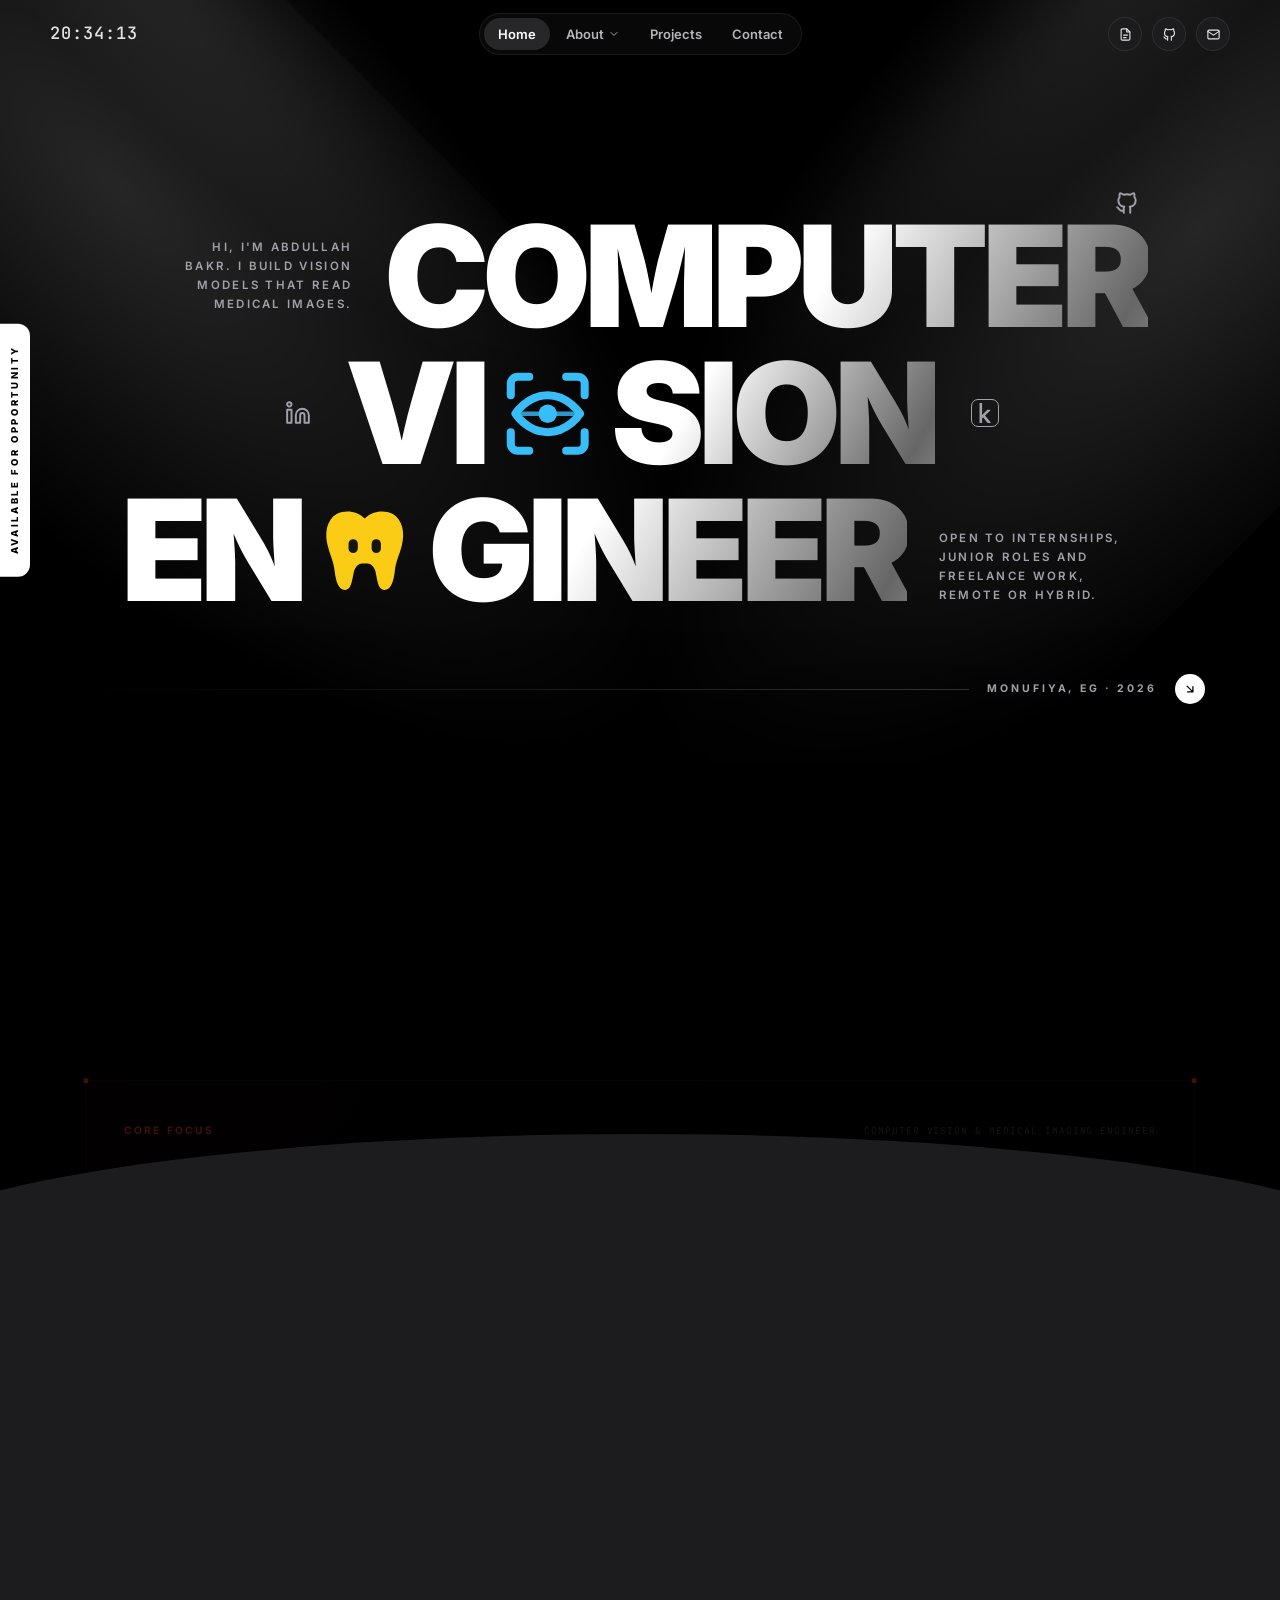
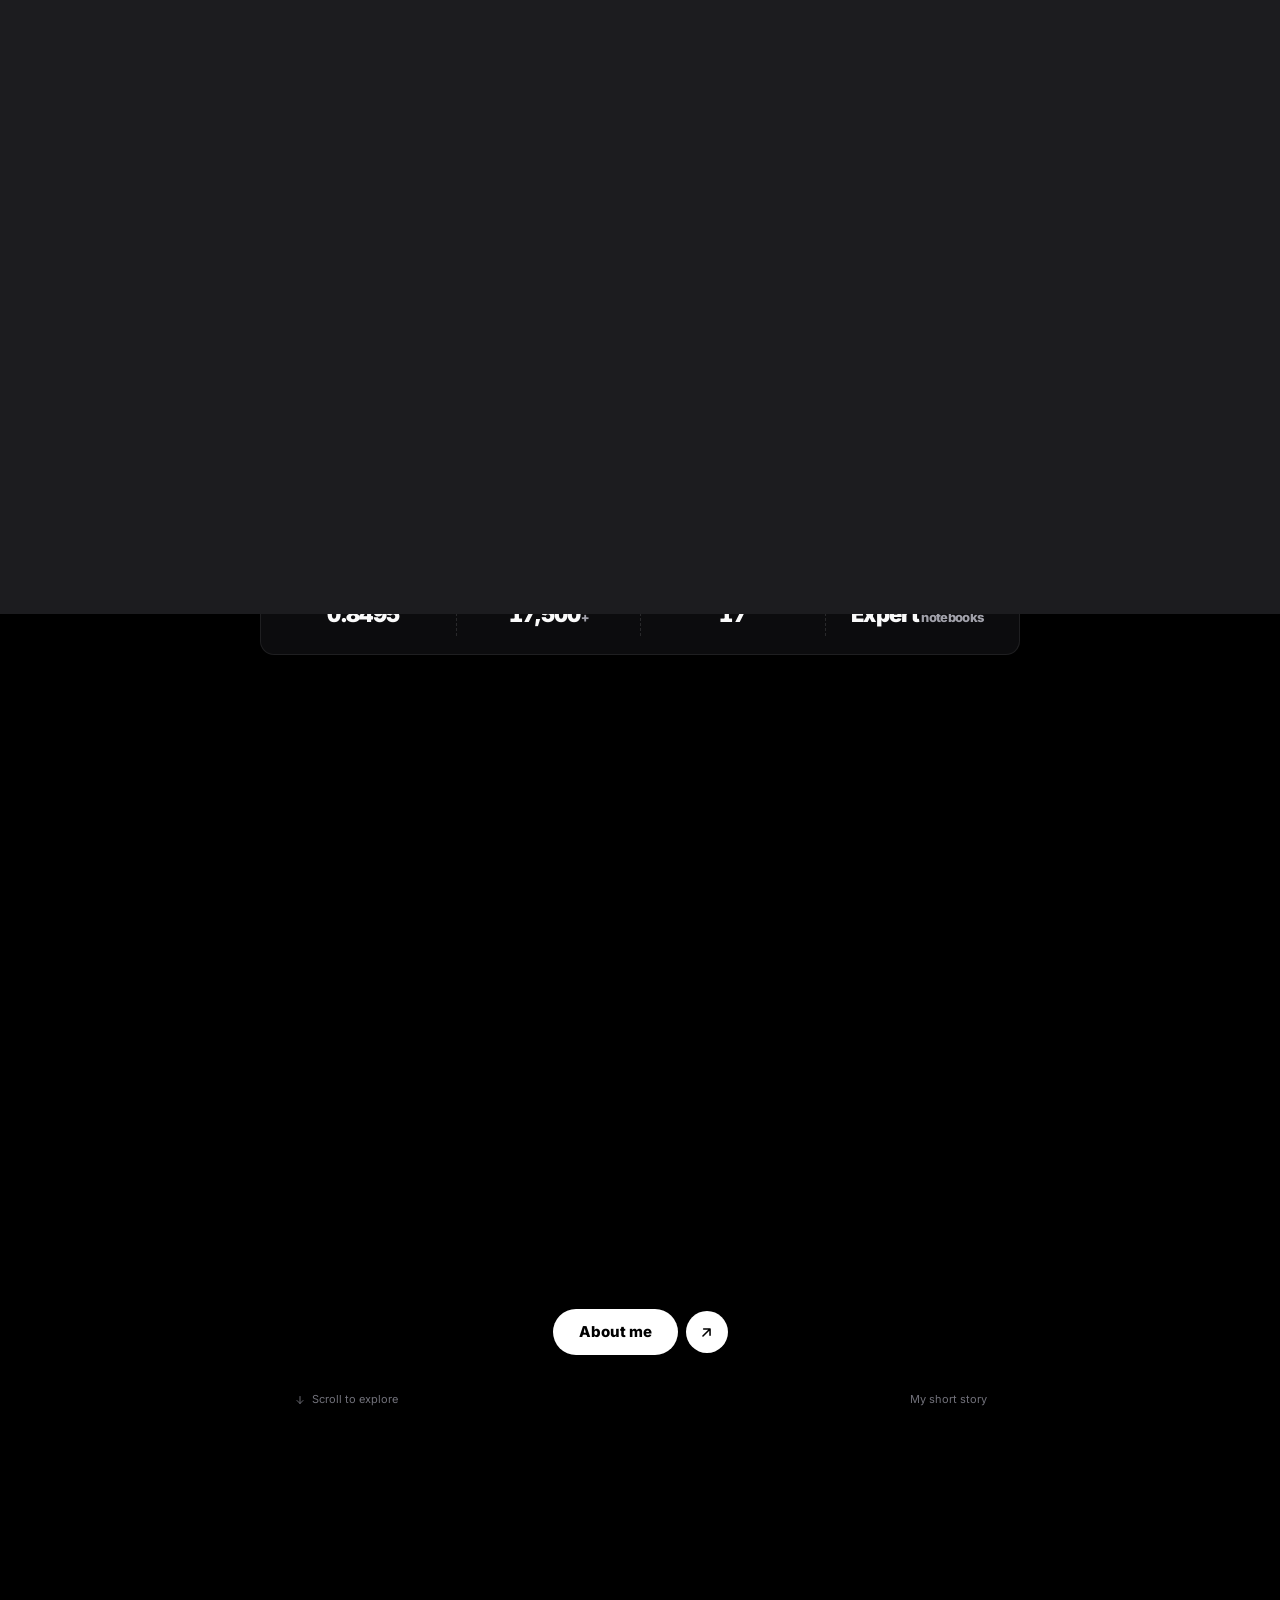
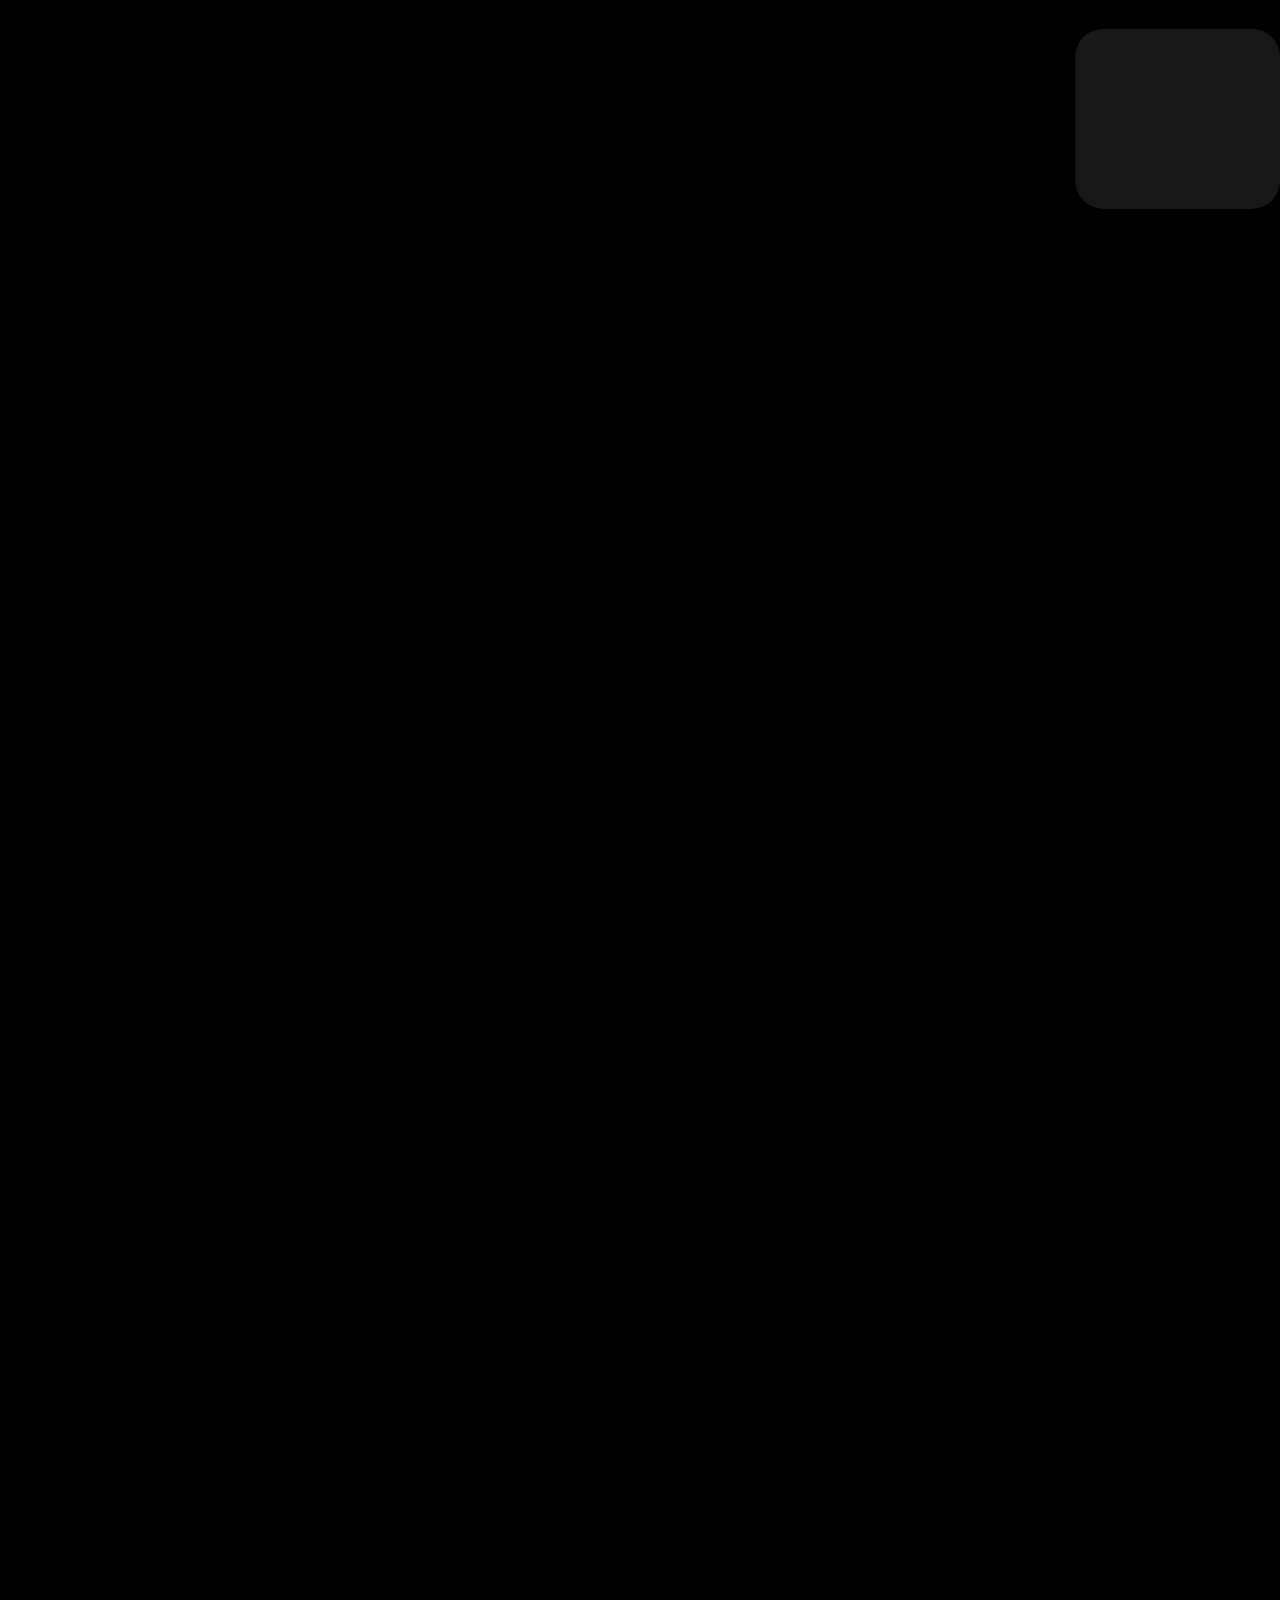
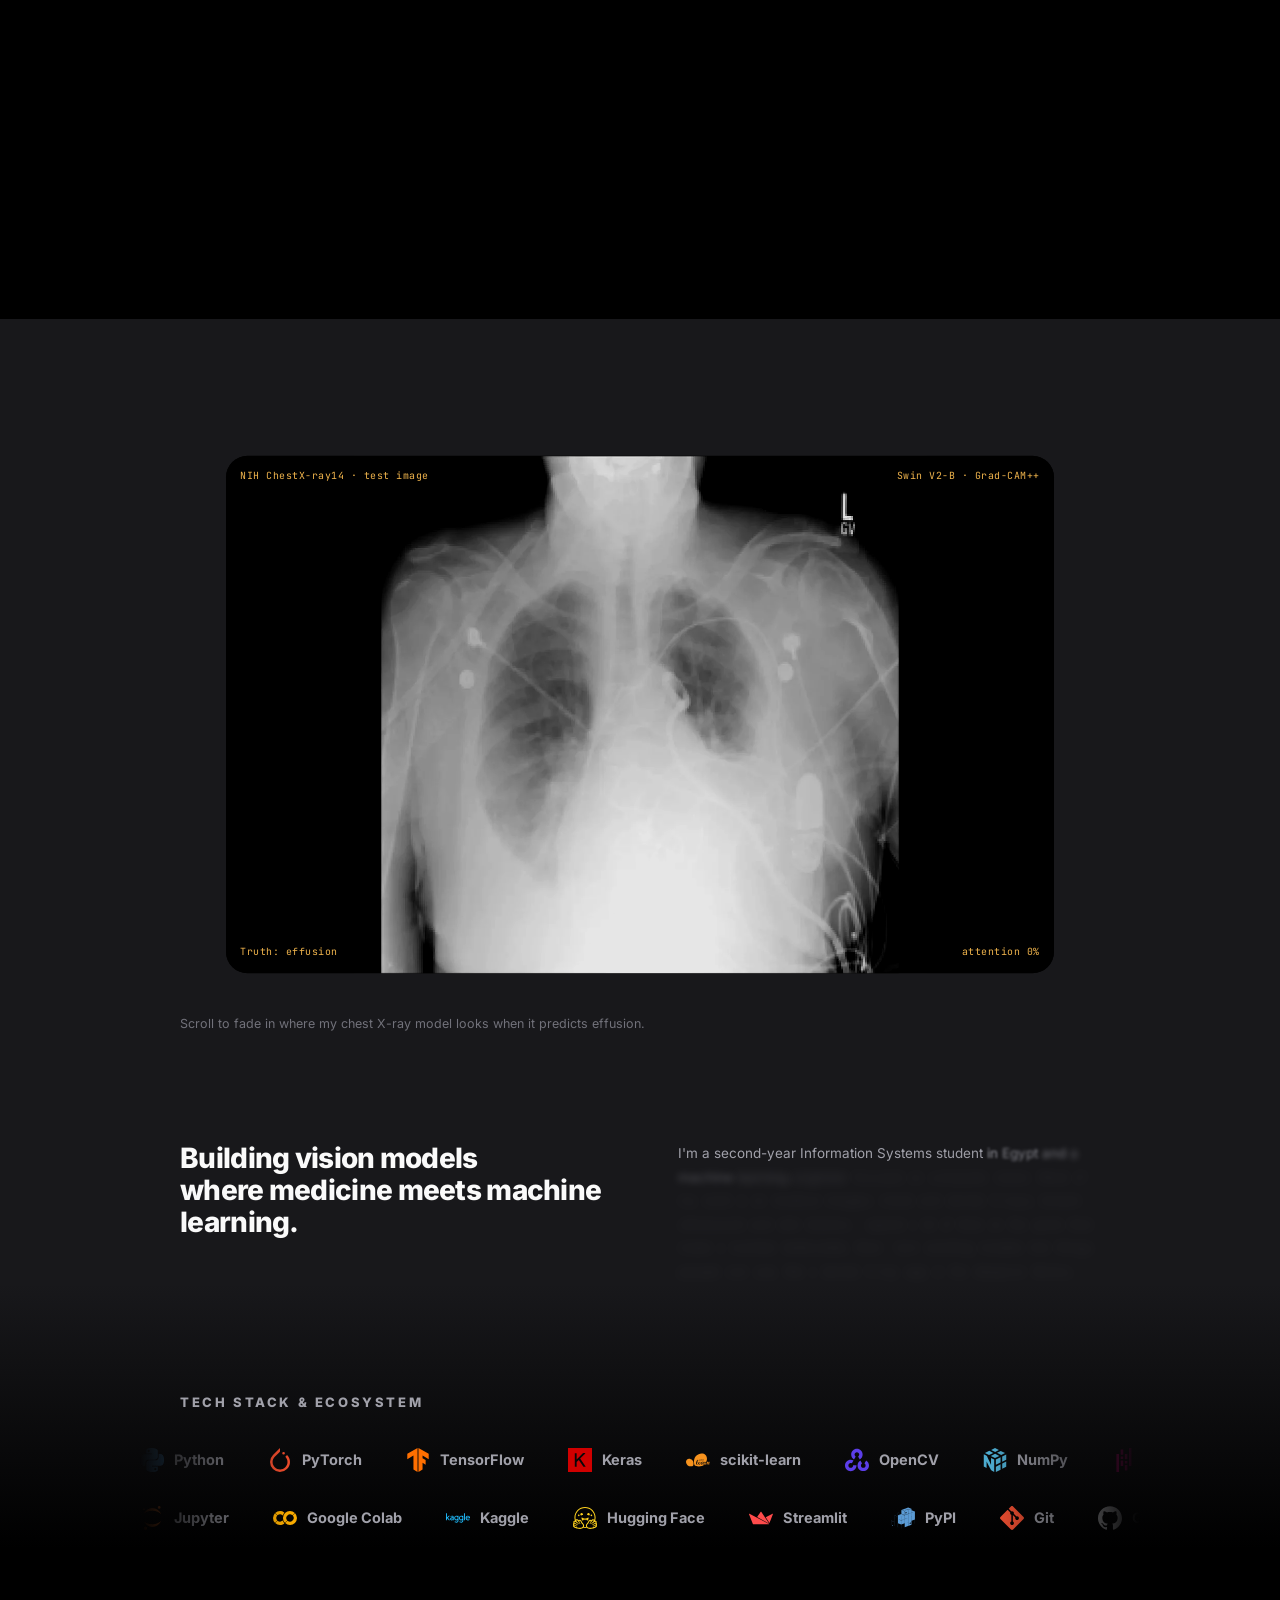
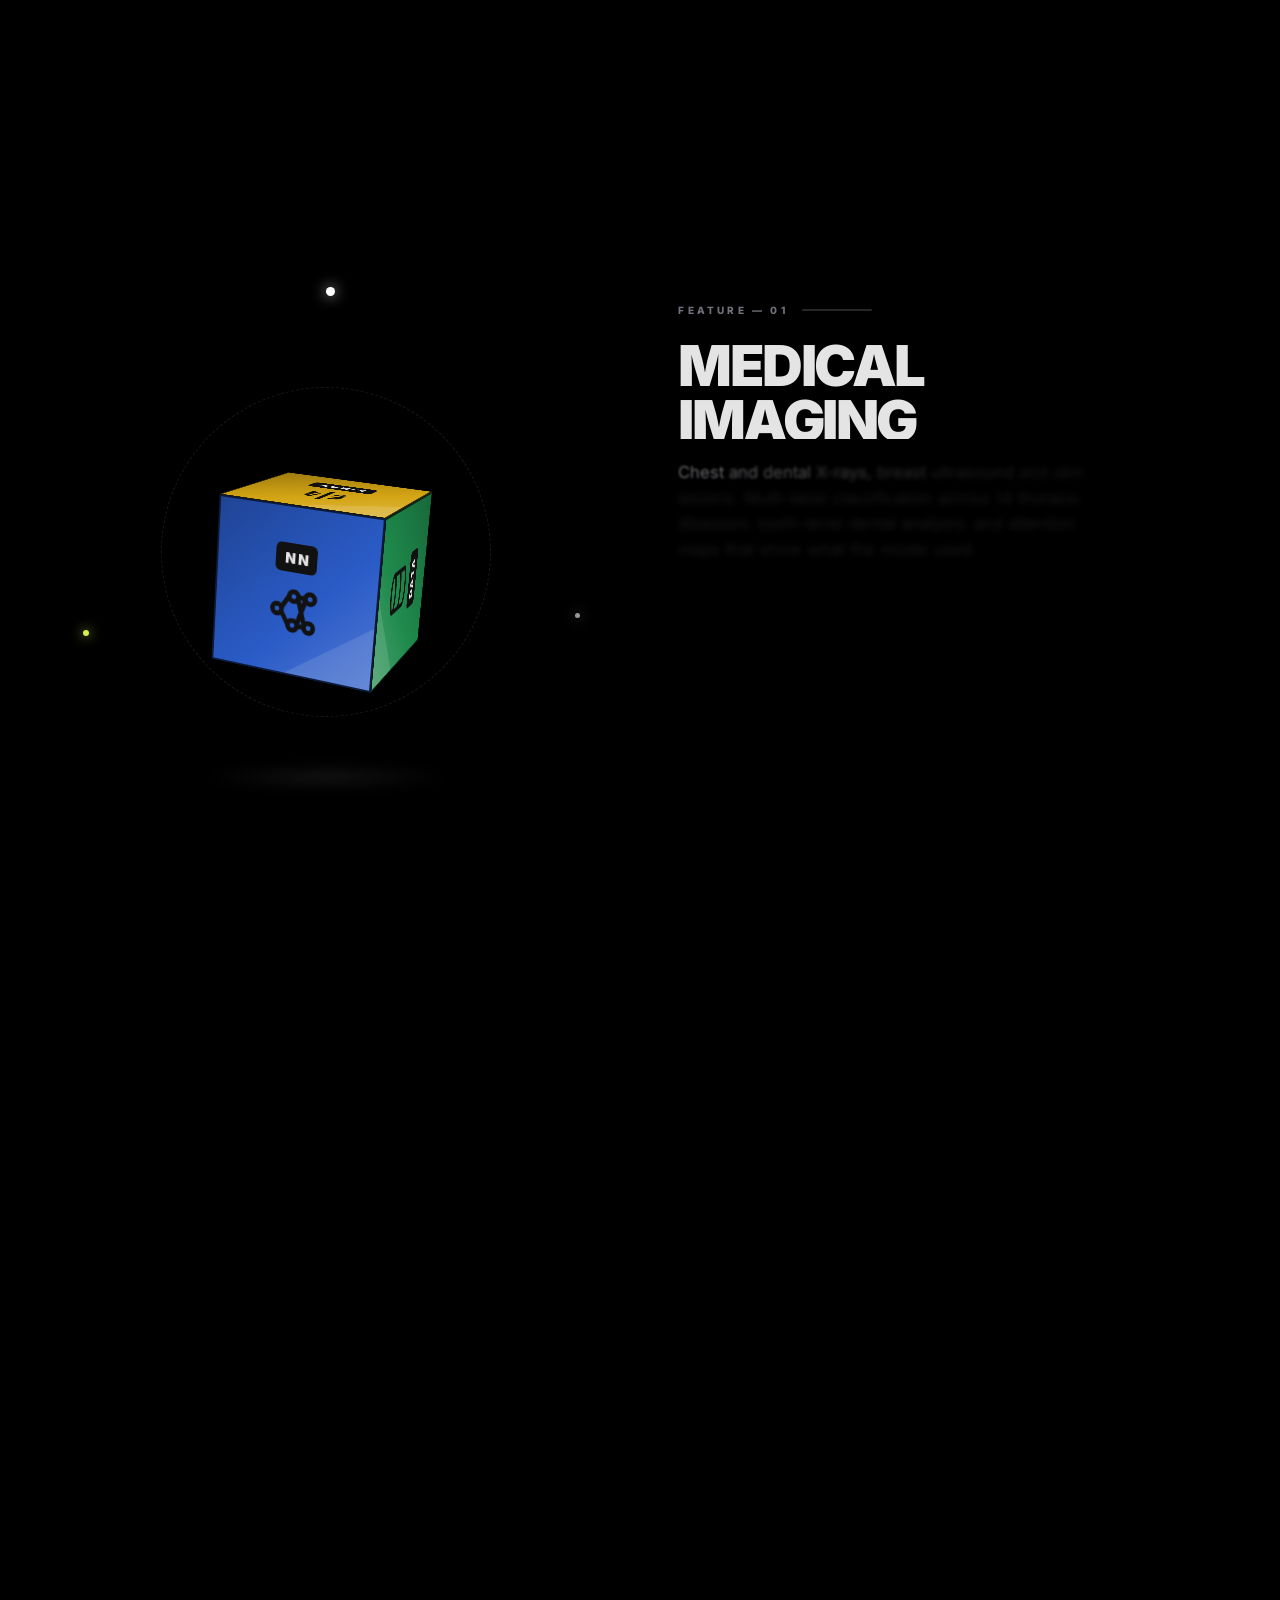
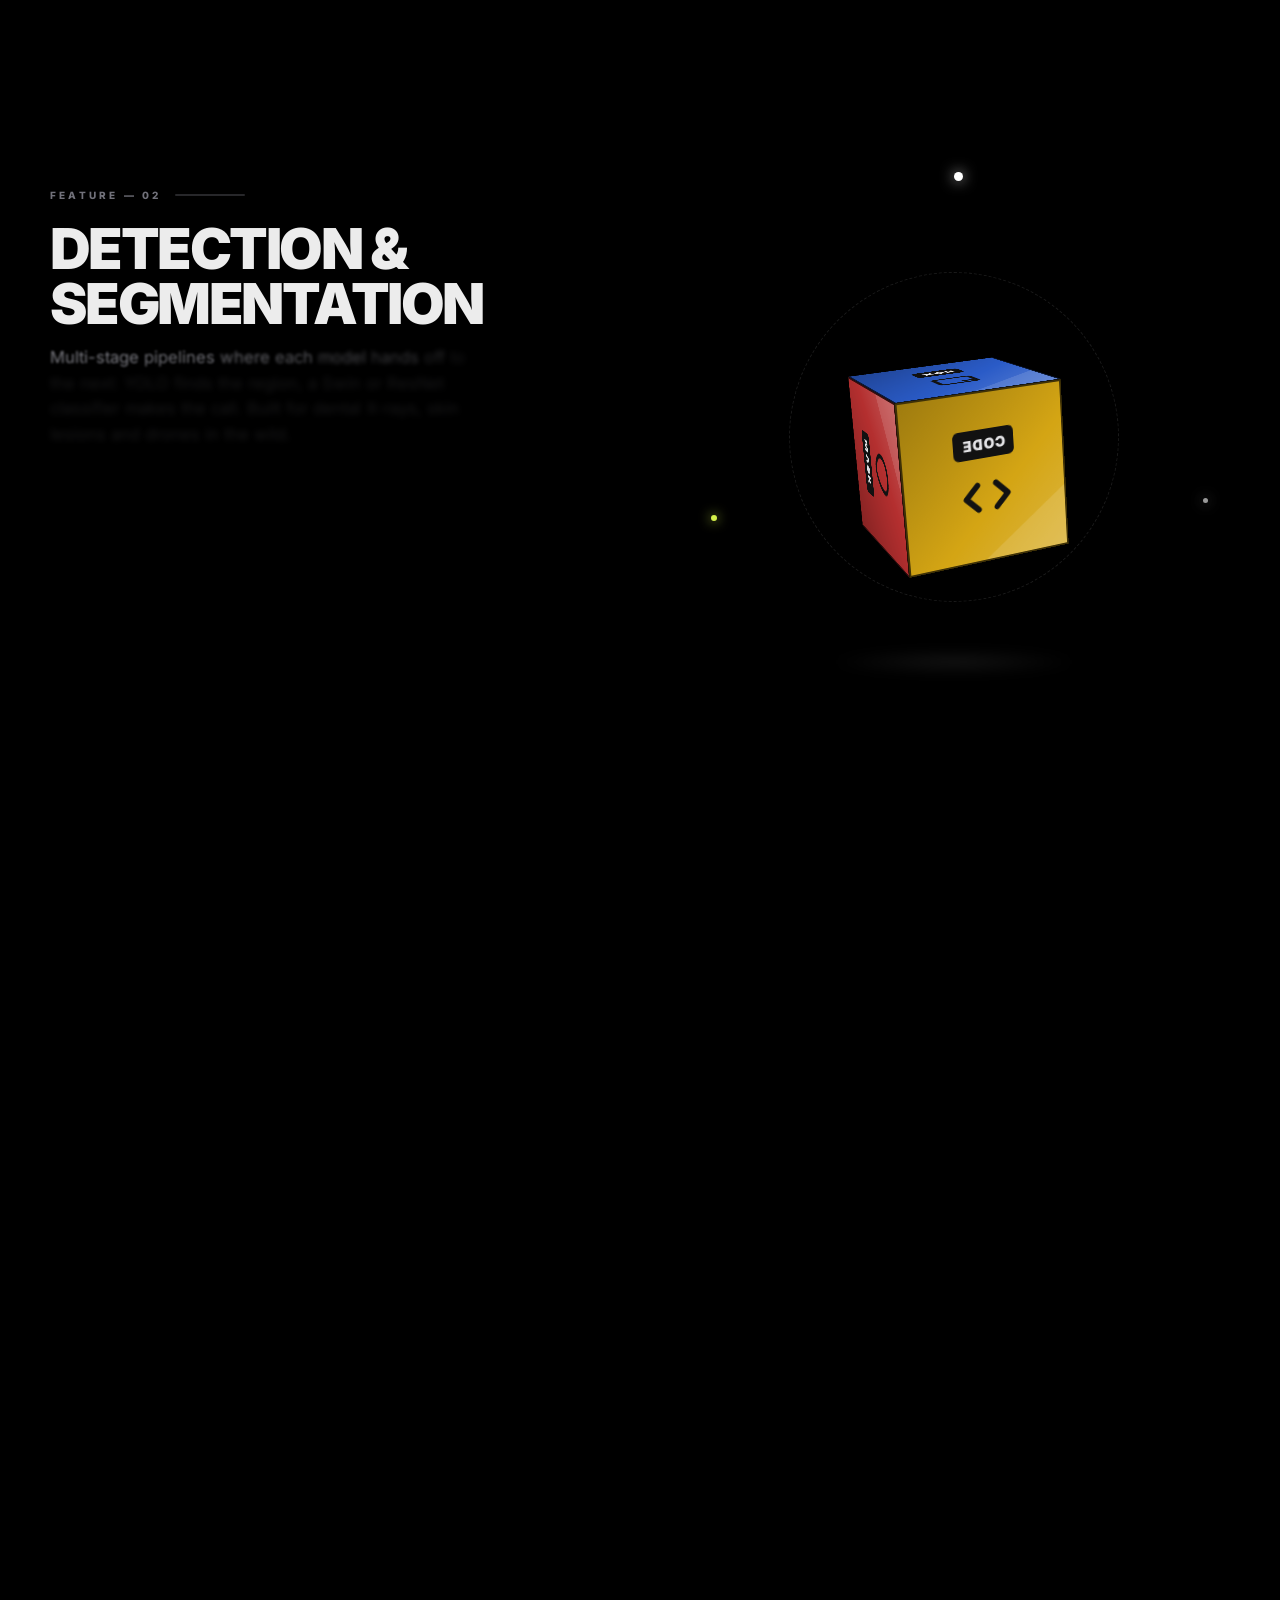
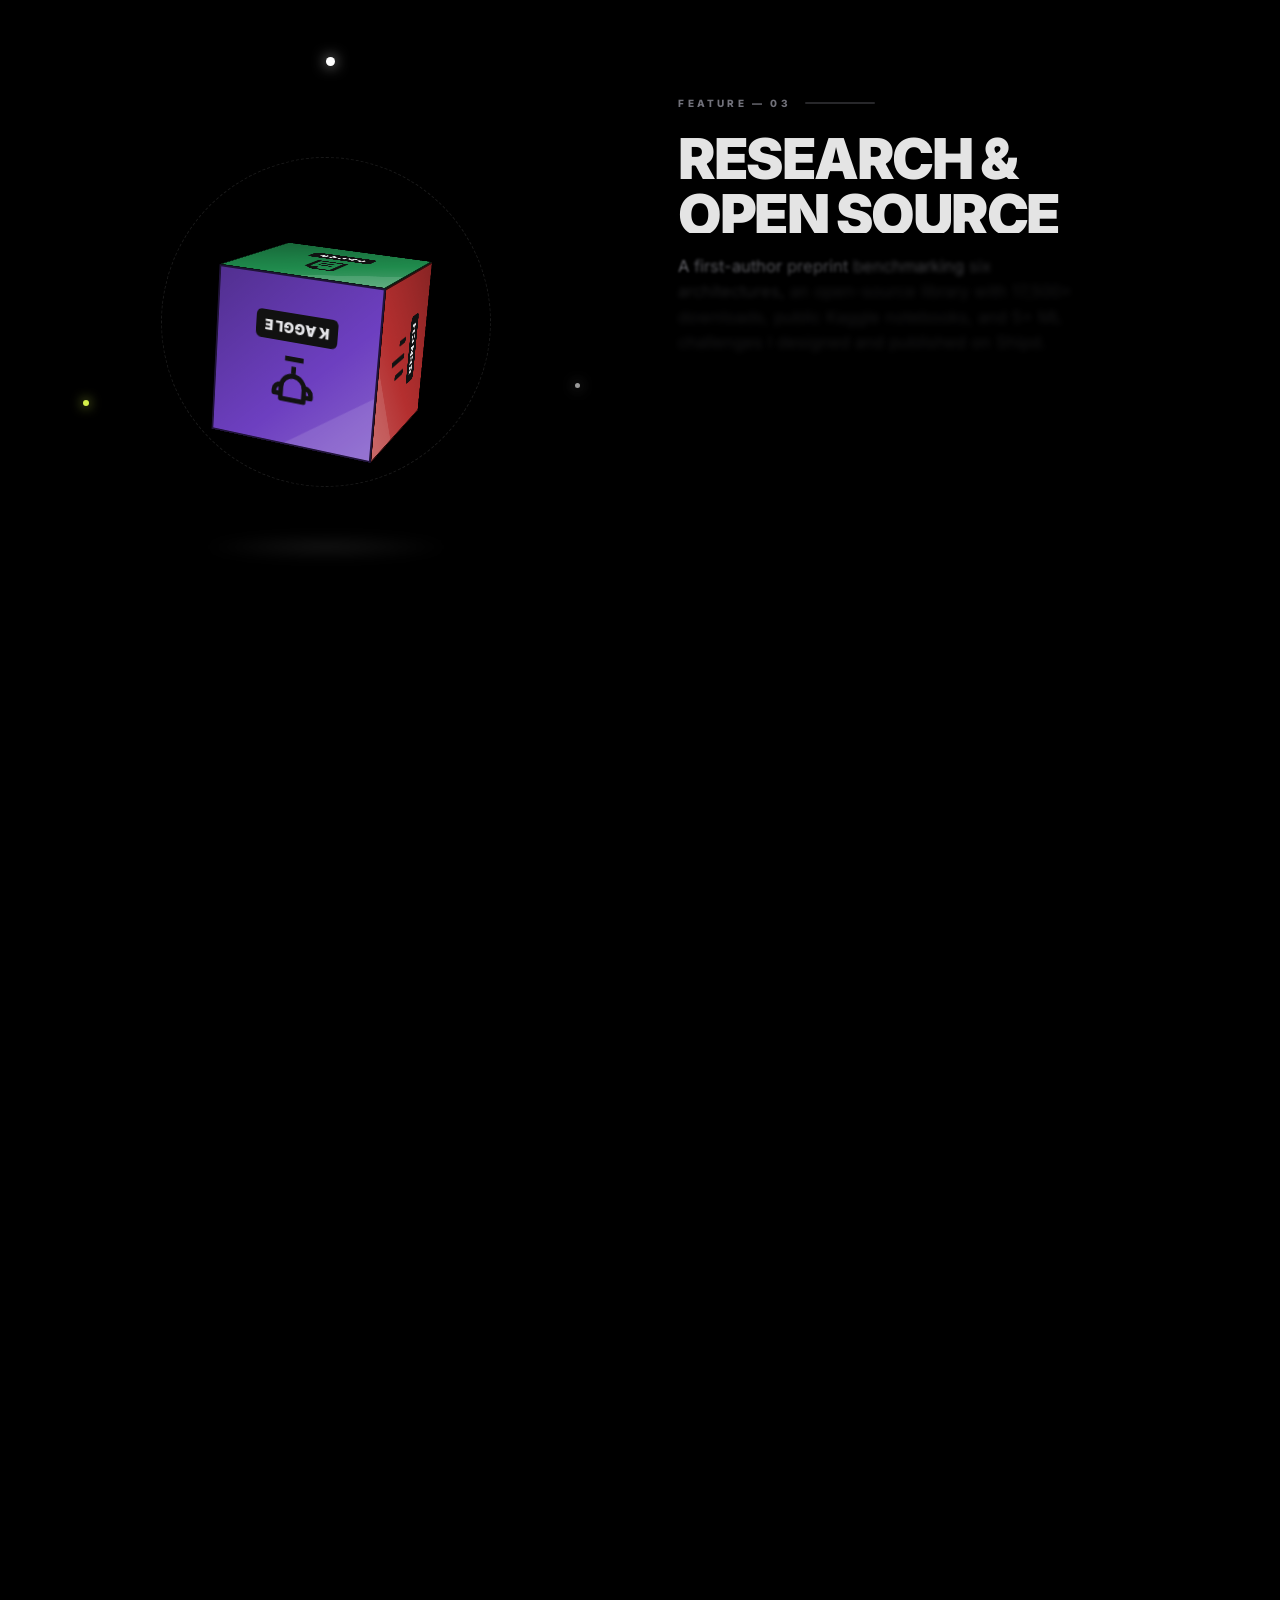
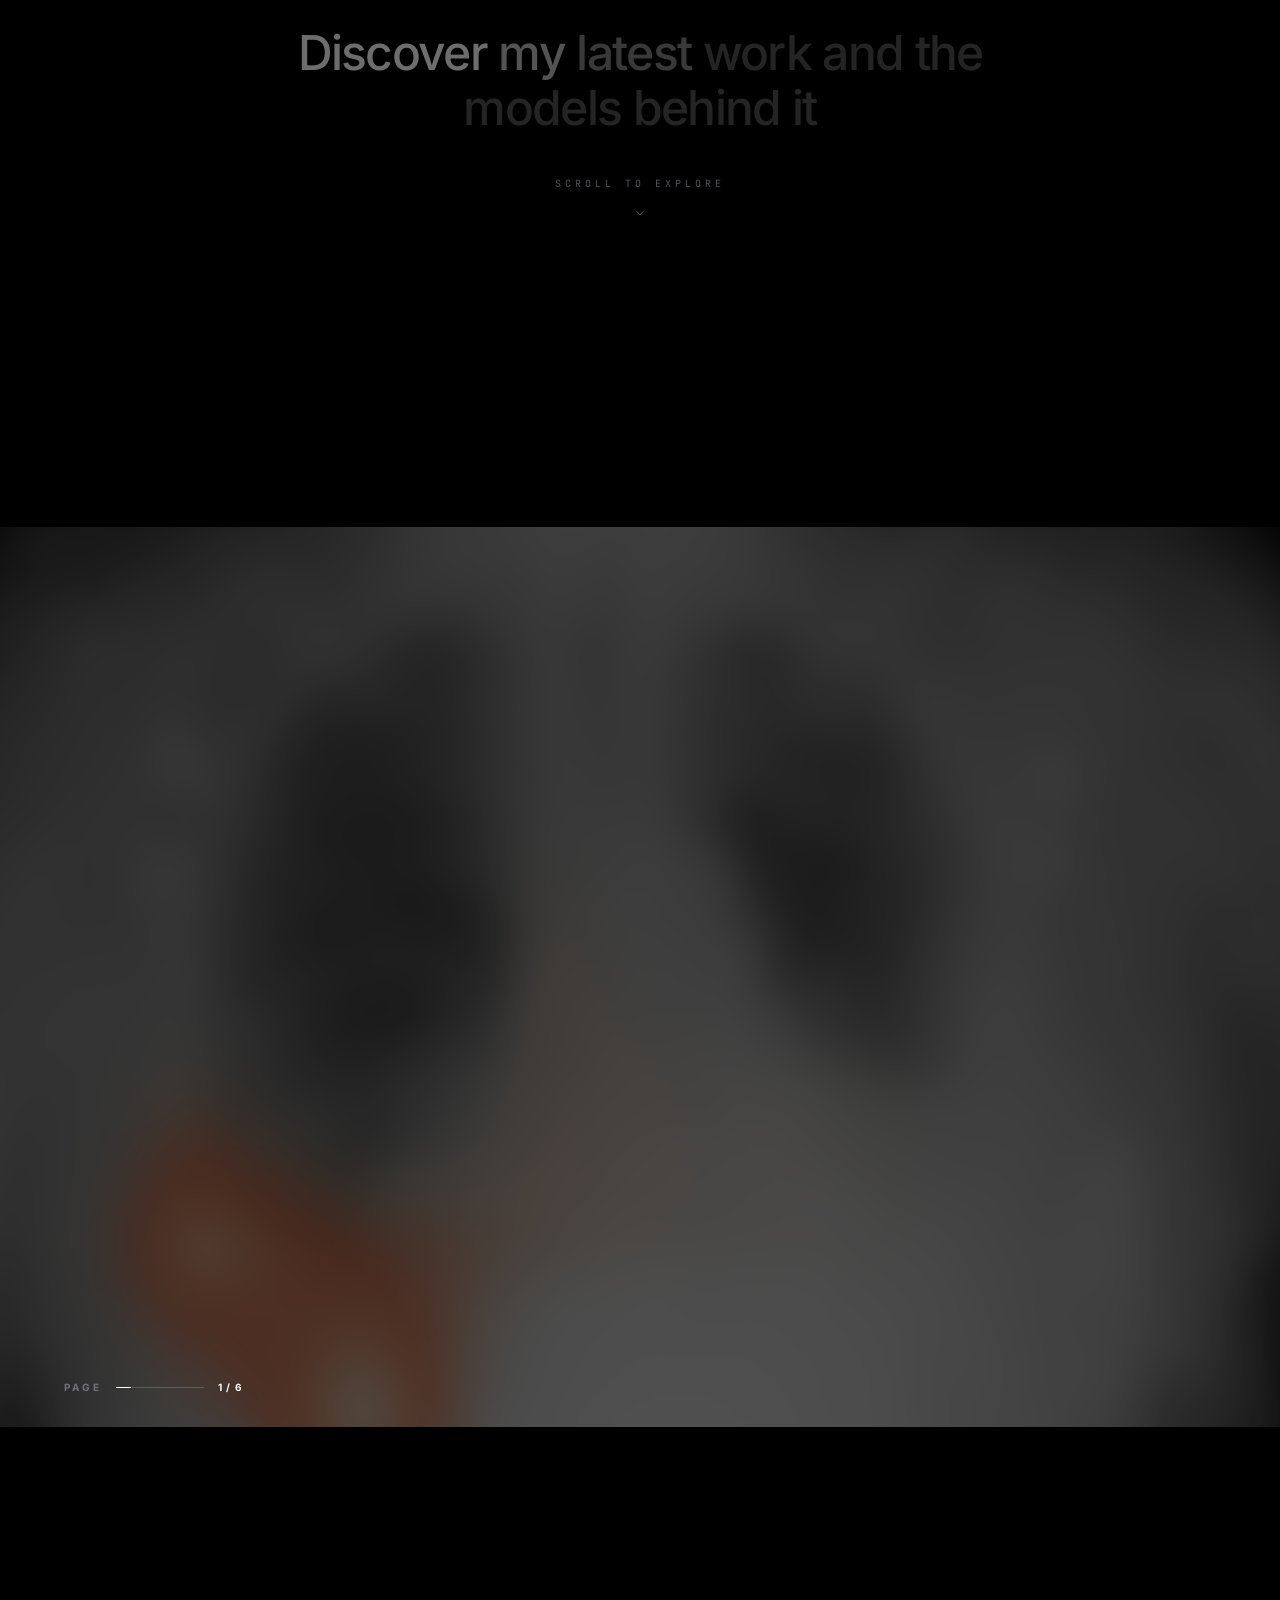
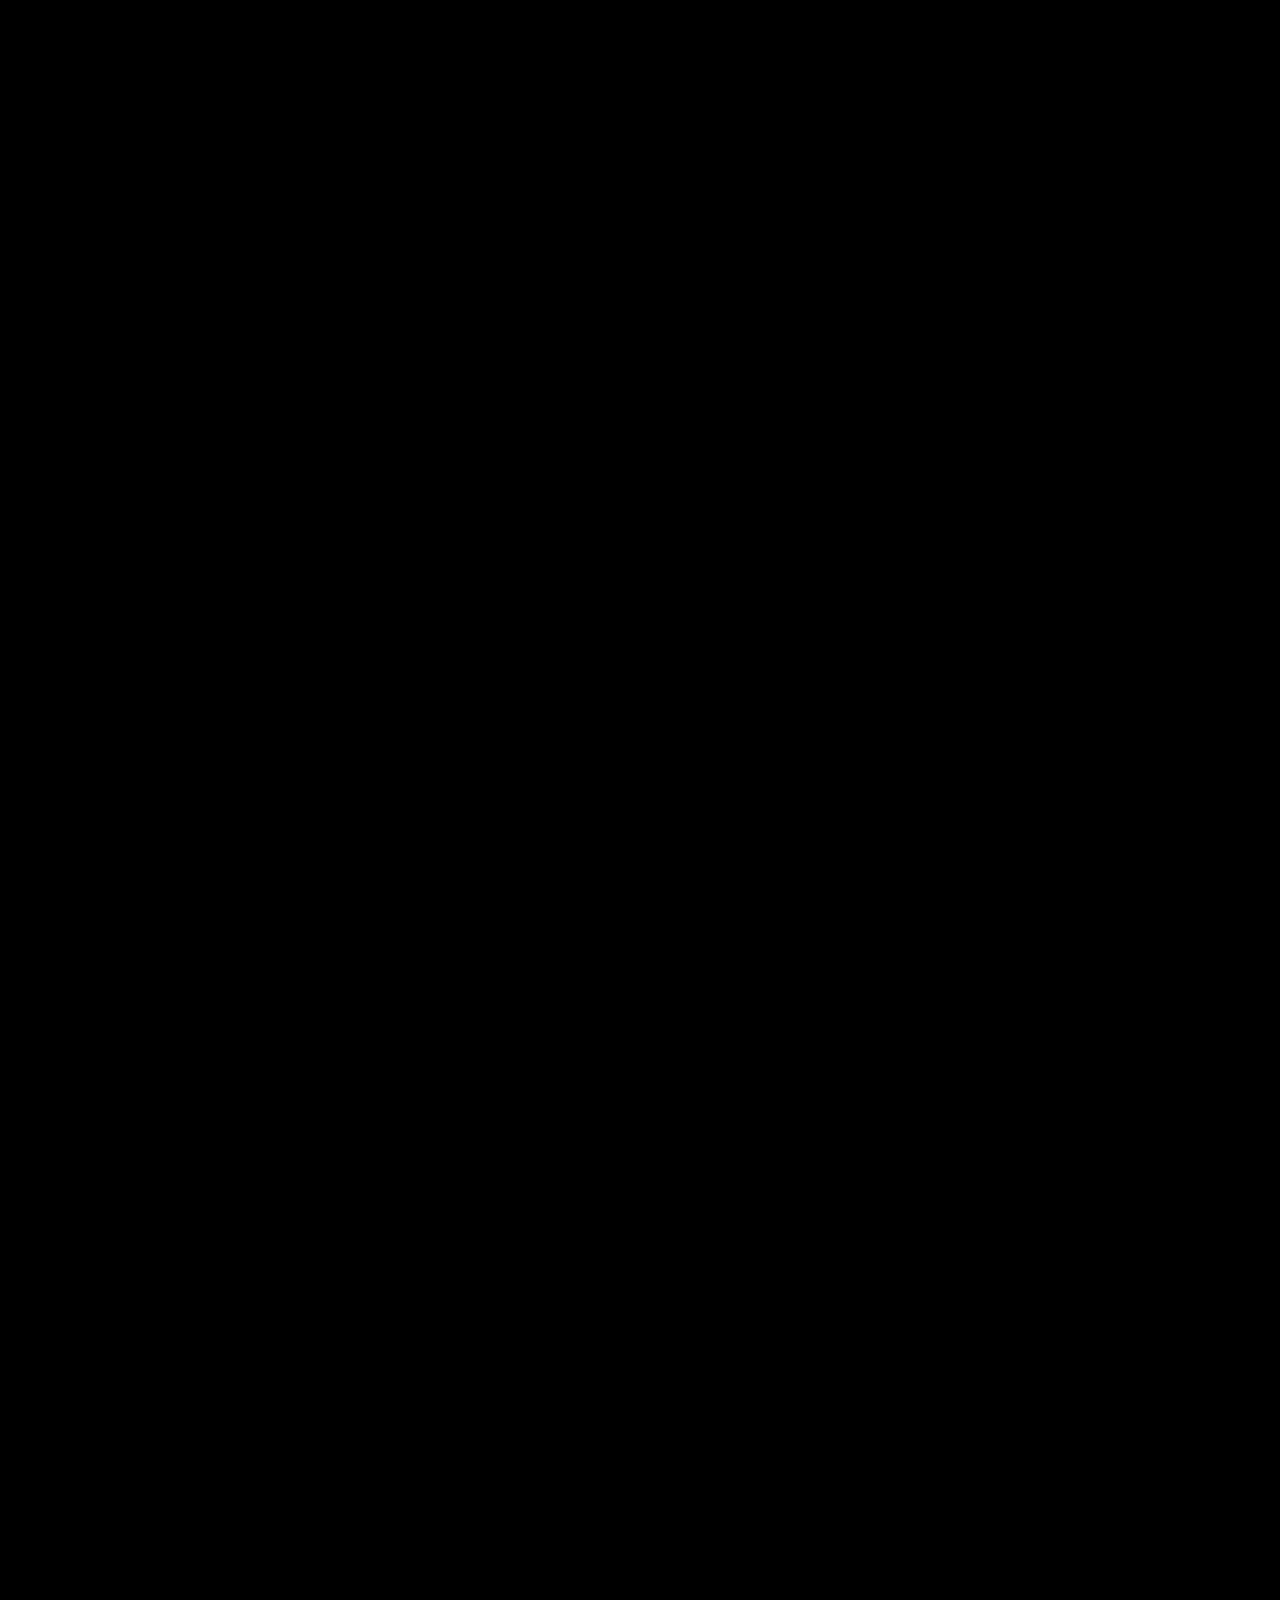
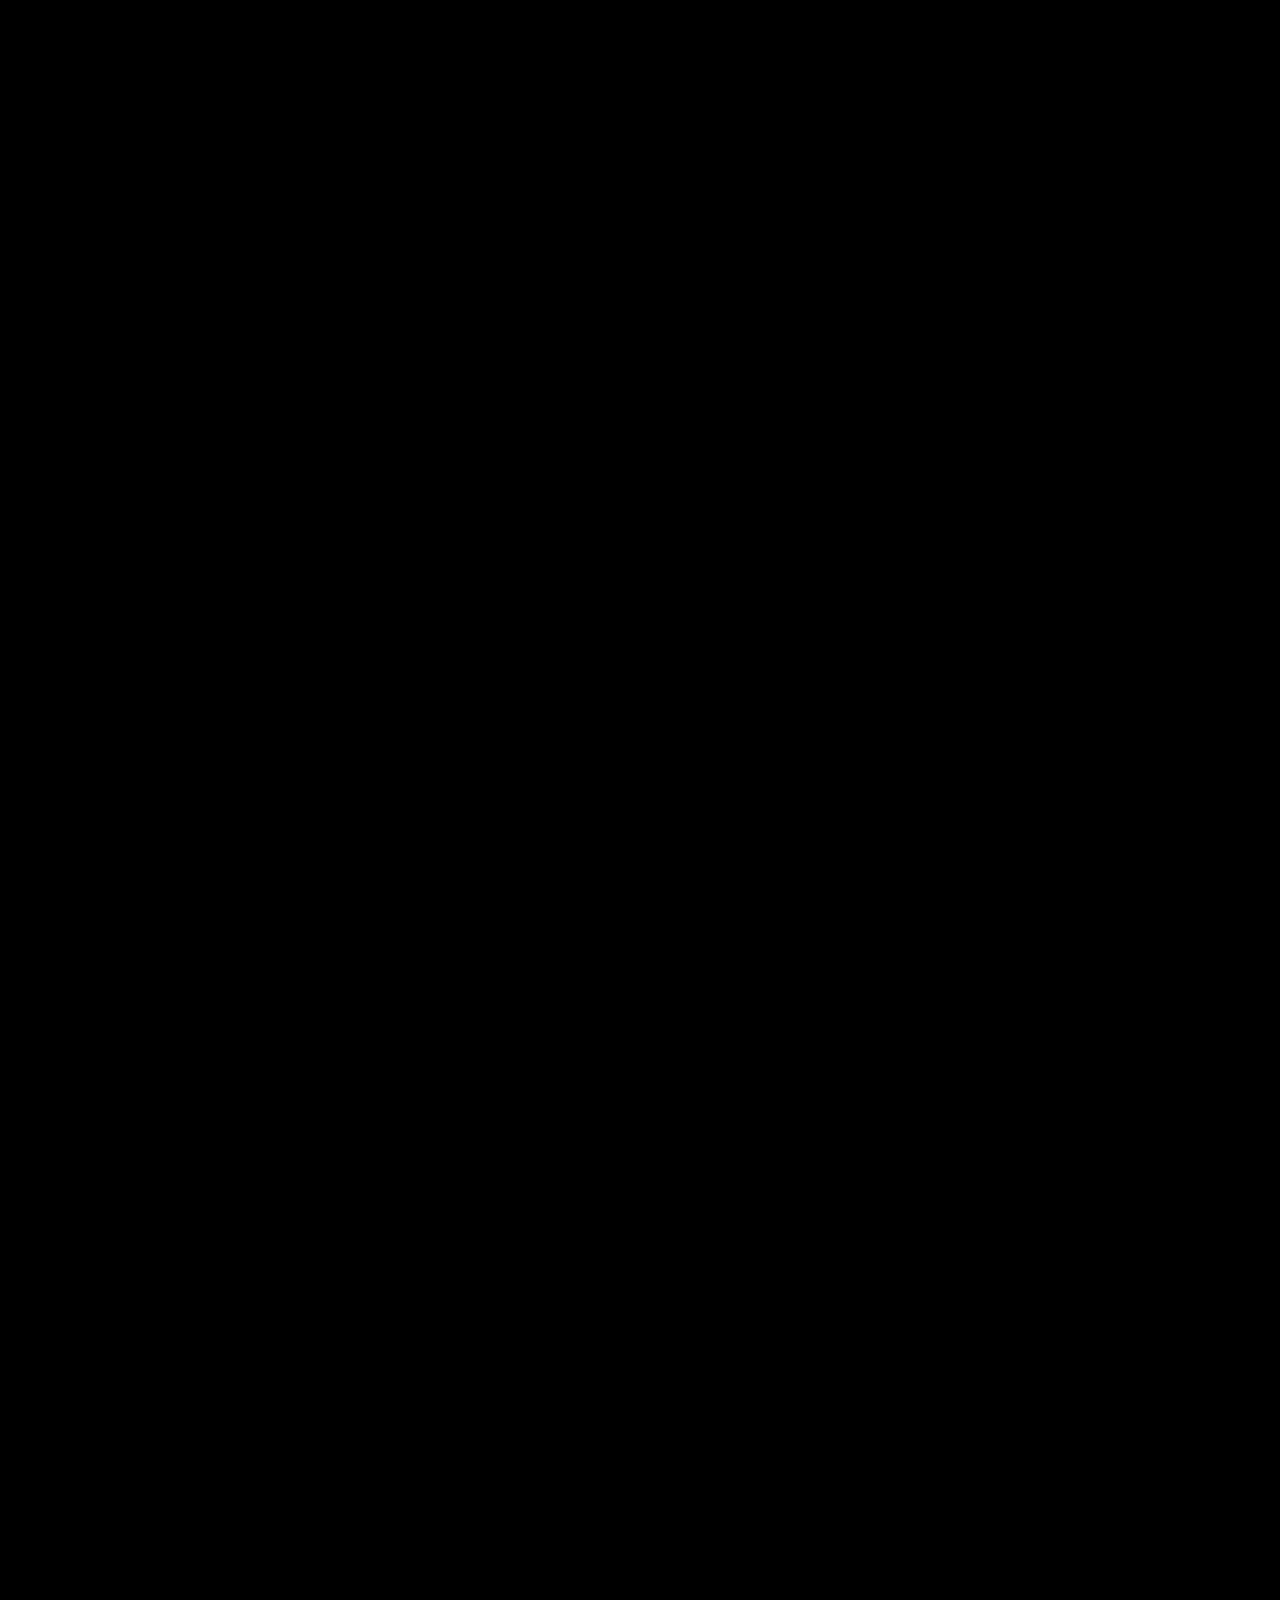
<file: index.html>
<!doctype html>
<html lang="en">
<head>
<meta charset="utf-8">
<meta name="viewport" content="width=device-width, initial-scale=1">
<title>Abdullah Bakr | Computer Vision & Medical Imaging Engineer</title>
<meta name="description" content="Abdullah Bakr builds computer vision models for medical images: chest X-ray, dental X-ray and skin lesion pipelines, plus deepcsv, an open-source Python library. Based in Egypt, open to internships, junior roles and freelance work.">
<meta name="author" content="Abdullah Bakr">
<meta name="theme-color" content="#000000">
<link rel="canonical" href="https://abdubakr77.github.io/">
<meta property="og:type" content="website">
<meta property="og:url" content="https://abdubakr77.github.io/">
<meta property="og:title" content="Abdullah Bakr | Computer Vision & Medical Imaging Engineer">
<meta property="og:description" content="Abdullah Bakr builds computer vision models for medical images: chest X-ray, dental X-ray and skin lesion pipelines, plus deepcsv, an open-source Python library. Based in Egypt, open to internships, junior roles and freelance work.">
<meta property="og:image" content="https://abdubakr77.github.io/assets/img/og.png">
<meta name="twitter:card" content="summary_large_image">
<meta name="twitter:image" content="https://abdubakr77.github.io/assets/img/og.png">
<link rel="icon" type="image/svg+xml" href="assets/img/favicon.svg">
<link rel="apple-touch-icon" href="assets/img/apple-touch-icon.png">
<link rel="preload" as="font" type="font/woff2" href="assets/fonts/inter-latin-wght-normal.woff2" crossorigin>
<link rel="stylesheet" href="assets/css/main.css">
<script>document.documentElement.classList.add('js');try{if(sessionStorage.getItem('pt')==='1'){document.documentElement.classList.add('pt-in');sessionStorage.removeItem('pt');}}catch(e){}</script>
<script type="application/ld+json">
{"@context":"https://schema.org","@type":"Person","name":"Abdullah Bakr","jobTitle":"Machine Learning Engineer, Computer Vision and Medical Imaging","email":"mailto:abdullah.bakr.official@gmail.com","url":"https://abdubakr77.github.io/","address":{"@type":"PostalAddress","addressRegion":"Monufiya","addressCountry":"EG"},"sameAs":["https://www.linkedin.com/in/abdubakr","https://github.com/abdubakr77","https://www.kaggle.com/abdullahbakr7","https://orcid.org/0009-0009-1638-4356","https://pypi.org/user/AbduBakr/"]}
</script>
</head>
<body class="page-index">
<a class="skip" href="#main">Skip to content</a>

<!-- loader -->
<div class="loader" id="loader" aria-hidden="true"><span class="loader__arc"></span></div>
<!-- page transition curtain -->
<div class="curtain" id="curtain" aria-hidden="true"></div>

<!-- top bar -->
<header class="bar" id="bar">
  <div class="bar__clock" aria-label="Local time in Egypt"><span id="clock">00:00:00</span></div>
  <nav class="bar__nav" aria-label="Main">
    <a href="#top" data-nav="top" class="is-active">Home</a>
    <div class="dd">
      <button type="button" class="dd__btn" aria-expanded="false" aria-controls="ddMenu"><i class="dd__dot" aria-hidden="true"></i>About <svg viewBox="0 0 24 24" aria-hidden="true"><path d="M6 9l6 6 6-6"/></svg></button>
      <div class="mega" id="ddMenu" hidden>
        <div class="mega__main">
          <a class="mega__big" href="projects.html">
            <span class="mega__grid" aria-hidden="true"></span><span class="mega__px" aria-hidden="true"><i></i><i></i><i></i><i></i></span>
            <svg class="mega__ic" viewBox="0 0 24 24" aria-hidden="true"><path d="M5 15c-1.5 1.3-2 5-2 5s3.7-.5 5-2c.7-.8.7-2.1-.1-2.9a2.2 2.2 0 0 0-2.9-.1zM12 15l-3-3a22 22 0 0 1 2-3.9A12.9 12.9 0 0 1 22 2c0 2.7-.8 7.5-6 11a22.4 22.4 0 0 1-4 2z"/><path d="M9 12H4s.6-3 2-4c1.6-1.1 5 0 5 0M12 15v5s3-.6 4-2c1.1-1.6 0-5 0-5"/></svg>
            <b>Projects</b><small>Every build, with the code</small>
          </a>
          <a class="mega__big" href="experience.html">
            <span class="mega__grid" aria-hidden="true"></span><span class="mega__px" aria-hidden="true"><i></i><i></i><i></i><i></i></span>
            <svg class="mega__ic" viewBox="0 0 24 24" aria-hidden="true"><rect x="3" y="7" width="18" height="13" rx="2"/><path d="M8 7V5a2 2 0 0 1 2-2h4a2 2 0 0 1 2 2v2M3 13h18"/></svg>
            <b>Experience</b><small>Roles, research and study</small>
          </a>
          <div class="mega__row">
            <a class="mega__sm" href="skills.html"><span><b>Skills</b><small>Tools and methods</small></span><svg viewBox="0 0 24 24" aria-hidden="true"><path d="M22 2L11 13M22 2l-7 20-4-9-9-4z"/></svg></a>
            <a class="mega__sm" href="achievements.html"><span><b>Achievements</b><small>Certificates and milestones</small></span><svg viewBox="0 0 24 24" aria-hidden="true"><path d="M8 21h8M12 17v4M7 4h10v5a5 5 0 0 1-10 0zM7 6H4v1a3 3 0 0 0 3 3M17 6h3v1a3 3 0 0 1-3 3"/></svg></a>
            <a class="mega__sm" href="https://www.linkedin.com/in/abdubakr/recent-activity/all/" target="_blank" rel="noopener"><span><b>Posts</b><small>Writing on LinkedIn</small></span><svg viewBox="0 0 24 24" aria-hidden="true"><path d="M2 4h7a3 3 0 0 1 3 3v13a2 2 0 0 0-2-2H2zM22 4h-7a3 3 0 0 0-3 3v13a2 2 0 0 1 2-2h8z"/></svg></a>
          </div>
        </div>
        <div class="mega__side">
          <a class="mega__item" href="gallery.html"><span><b>Gallery</b><small>Model outputs, up close</small></span><svg viewBox="0 0 24 24" aria-hidden="true"><rect x="3" y="3" width="18" height="18" rx="2"/><circle cx="9" cy="9" r="2"/><path d="M21 15l-5-5L5 21"/></svg></a>
          <a class="mega__item" href="resume.html"><span><b>Resume</b><small>View or download my CV</small></span><svg viewBox="0 0 24 24" aria-hidden="true"><path d="M14 3H7a2 2 0 0 0-2 2v14a2 2 0 0 0 2 2h10a2 2 0 0 0 2-2V8z"/><path d="M14 3v5h5M9 13h6M9 17h4"/></svg></a>
          <button type="button" class="mega__item" data-open-form><span><b>Message</b><small>Send me a note</small></span><svg viewBox="0 0 24 24" aria-hidden="true"><path d="M21 12a8 8 0 0 1-11.6 7.1L3 21l1.9-6.4A8 8 0 1 1 21 12z"/></svg></button>
        </div>
      </div>
    </div>
    <a href="#work" data-nav="work">Projects</a>
    <a href="#contact" data-nav="contact">Contact</a>
  </nav>
  <div class="bar__icons">
    <a class="ib" href="resume.html" aria-label="View my resume" data-tip="Resume">
      <svg viewBox="0 0 24 24" aria-hidden="true"><path d="M14 3H7a2 2 0 0 0-2 2v14a2 2 0 0 0 2 2h10a2 2 0 0 0 2-2V8z"/><path d="M14 3v5h5M9 13h6M9 17h4"/></svg>
    </a>
    <a class="ib" href="https://github.com/abdubakr77" target="_blank" rel="noopener" aria-label="GitHub" data-tip="GitHub">
      <svg viewBox="0 0 24 24" aria-hidden="true"><path d="M9 19c-4.3 1.4-4.3-2.5-6-3m12 5v-3.5c0-1 .1-1.4-.5-2 2.8-.3 5.5-1.4 5.5-6a4.6 4.6 0 0 0-1.3-3.2 4.2 4.2 0 0 0-.1-3.2s-1.1-.3-3.5 1.3a12.3 12.3 0 0 0-6.2 0C6.5 2.8 5.4 3.1 5.4 3.1a4.2 4.2 0 0 0-.1 3.2A4.6 4.6 0 0 0 4 9.5c0 4.6 2.7 5.7 5.5 6-.6.6-.6 1.2-.5 2V21"/></svg>
    </a>
    <a class="ib" href="mailto:abdullah.bakr.official@gmail.com" aria-label="Email me" data-tip="Email">
      <svg viewBox="0 0 24 24" aria-hidden="true"><rect x="3" y="5" width="18" height="14" rx="2"/><path d="M3 7l9 6 9-6"/></svg>
    </a>
    <button type="button" class="ib ib--menu" id="menuBtn" aria-expanded="false" aria-controls="mobileMenu" aria-label="Open menu"><span></span><span></span></button>
  </div>
</header>

<div class="mmenu" id="mobileMenu" hidden>
  <nav aria-label="Mobile">
    <a href="#top">Home</a><a href="projects.html">Projects</a><a href="experience.html">Experience</a><a href="skills.html">Skills</a><a href="achievements.html">Achievements</a><a href="gallery.html">Gallery</a><a href="resume.html">Resume</a><a href="#contact">Contact</a>
  </nav>
</div>

<a class="avail" href="#contact" aria-label="Available for opportunity, go to contact"><span>Available for opportunity</span></a>
<main id="main">

<!-- ================= HERO ================= -->
<section class="hero" id="top" aria-label="Introduction">
  <div class="hero__bg" aria-hidden="true">
    <div class="dots"></div>
    <div class="spot">
      <div class="spot__side spot__side--l"><i class="s1"></i><i class="s2"></i><i class="s3"></i></div>
      <div class="spot__side spot__side--r"><i class="s1"></i><i class="s2"></i><i class="s3"></i></div>
    </div>
  </div>

  <div class="hero__stage">
    <h1 class="sr-only">Abdullah Bakr, Computer Vision Engineer</h1>
    <div class="hero__title">
      <div class="hrow hrow--1">
        <p class="hero__note hero__note--tl" data-h>Hi, I'm Abdullah Bakr. I&nbsp;build vision models that read medical images.</p>
        <div class="hrow__line">
          <a class="float-ic float-ic--gh" href="https://github.com/abdubakr77" target="_blank" rel="noopener" aria-label="GitHub" data-h>
      <svg viewBox="0 0 24 24" aria-hidden="true"><path d="M9 19c-4.3 1.4-4.3-2.5-6-3m12 5v-3.5c0-1 .1-1.4-.5-2 2.8-.3 5.5-1.4 5.5-6a4.6 4.6 0 0 0-1.3-3.2 4.2 4.2 0 0 0-.1-3.2s-1.1-.3-3.5 1.3a12.3 12.3 0 0 0-6.2 0C6.5 2.8 5.4 3.1 5.4 3.1a4.2 4.2 0 0 0-.1 3.2A4.6 4.6 0 0 0 4 9.5c0 4.6 2.7 5.7 5.5 6-.6.6-.6 1.2-.5 2V21"/></svg>
    </a>
          <span class="hl hl--1" aria-hidden="true"><span class="hl__in shiny" data-h>COMPUTER</span></span>
        </div>
      </div>
      <div class="hrow hrow--2">
        <div class="hrow__line">
          <a class="float-ic float-ic--li" href="https://www.linkedin.com/in/abdubakr" target="_blank" rel="noopener" aria-label="LinkedIn" data-h>
      <svg viewBox="0 0 24 24" aria-hidden="true"><path d="M16 8a6 6 0 0 1 6 6v7h-4v-7a2 2 0 0 0-4 0v7h-4v-7a6 6 0 0 1 6-6zM2 9h4v12H2zM4 2a2 2 0 1 1 0 4 2 2 0 0 1 0-4z"/></svg>
    </a>
          <a class="float-ic float-ic--kg" href="https://www.kaggle.com/abdullahbakr7" target="_blank" rel="noopener" aria-label="Kaggle" data-h>
      <svg viewBox="0 0 24 24" aria-hidden="true"><path class="fill" d="M18.8 23.6c-.02.24-.15.36-.38.36h-3.03c-.18 0-.34-.08-.47-.25l-5-6.37-1.4 1.32v4.92c0 .25-.12.38-.37.38H5.8c-.25 0-.37-.13-.37-.38V.4c0-.25.12-.38.37-.38h2.34c.25 0 .37.13.37.38v14.11l6-6.07c.15-.15.31-.23.47-.23h3.13c.2 0 .32.08.37.25.04.2.02.33-.07.4l-6.33 6.13 6.6 8.2c.1.1.13.23.08.38z"/></svg>
    </a>
          <span class="hl hl--2" aria-hidden="true"><span class="hl__in shiny" data-h><span>VI</span><span class="glyph glyph--scan" aria-hidden="true">
        <svg viewBox="0 0 100 100"><path class="g-stroke" d="M18 34V24a6 6 0 0 1 6-6h10M66 18h10a6 6 0 0 1 6 6v10M82 66v10a6 6 0 0 1-6 6H66M34 82H24a6 6 0 0 1-6-6V66"/><path class="g-eye" d="M22 50s10-16 28-16 28 16 28 16-10 16-28 16-28-16-28-16z"/><circle class="g-pupil" cx="50" cy="50" r="8"/><line class="g-scanline" x1="24" y1="50" x2="76" y2="50"/></svg>
      </span><span>SION</span></span></span>
        </div>
      </div>
      <div class="hrow hrow--3">
        <div class="hrow__line">
          <span class="hl hl--3" aria-hidden="true"><span class="hl__in shiny" data-h><span>EN</span><span class="glyph glyph--tooth" aria-hidden="true">
        <svg viewBox="0 0 100 100"><path class="t-body" d="M50 22c-6-6-16-8-24-4-9 5-11 17-8 28 2 8 5 13 6 22 1 8 3 16 9 16 6 0 6-10 8-17 2-6 6-6 9-6s7 0 9 6c2 7 2 17 8 17 6 0 8-8 9-16 1-9 4-14 6-22 3-11 1-23-8-28-8-4-18-2-24 4z"/><g class="t-eyes"><rect x="36" y="40" width="8" height="12" rx="4"/><rect x="56" y="40" width="8" height="12" rx="4"/></g></svg>
      </span><span>GINEER</span></span></span>
        </div>
        <p class="hero__note hero__note--br" data-h>Open to internships, junior roles and freelance work, remote or hybrid.</p>
      </div>
    </div>

    <div class="hero__foot" data-h>
      <span class="hero__line" aria-hidden="true"></span>
      <span class="hero__loc">Monufiya, EG &middot; 2026</span>
      <a class="round-btn" href="#focus" aria-label="Scroll to content">
        <svg viewBox="0 0 24 24" aria-hidden="true"><path d="M7 7l10 10M17 8v9H8"/></svg>
      </a>
    </div>
  </div>
</section>

<!-- ================= CORE FOCUS ================= -->
<section class="focus" id="focus" aria-labelledby="focus-h">
  <div class="focus__box" data-rv>
    <span class="corner corner--tl"></span><span class="corner corner--tr"></span><span class="corner corner--bl"></span><span class="corner corner--br"></span>
    <div class="focus__top">
      <p class="tag tag--red">Core focus</p>
      <p class="focus__role">Computer vision &amp; medical imaging engineer</p>
    </div>
    <h2 id="focus-h" class="focus__quote"><span class="q">"</span><b>Medical imaging.</b> <span class="dim">Computer vision.</span><br><em>models you can check</em><span class="q">."</span></h2>
    <div class="focus__grid">
      <p class="focus__lead">I train models that find what matters in an X-ray or a skin photo, and I show <em>where they look</em> so a person can verify them.</p>
      <div>
        <h3>Scope</h3>
        <p>Detection, segmentation and classification on chest and dental X-rays, breast ultrasound and skin images, from data cleaning to a working app.</p>
        <p class="focus__red">From notebooks to usable tools.</p>
      </div>
      <div>
        <h3>How I work</h3>
        <p>Patient-level and lesion-level splits with no leakage, metrics on held-out data, and Grad-CAM checks on what the model is looking at.</p>
        <p class="sig" aria-label="Signature: Abdullah">Abdullah</p>
      </div>
    </div>
  </div>
</section>

<!-- ================= STATS ================= -->
<section class="stats" aria-labelledby="stats-h">
  <div class="stats__inner">
    <p class="pill-tag"><span class="dot"></span>Professional statistics</p>
    <h2 id="stats-h" class="stats__text" data-type>Images that speak. Models that explain. Code that ships. One engineer and the numbers behind the work.</h2>
    <dl class="stats__bar">
      <div><dt>Mean AUC</dt><dd><span class="count" data-to="0.8495" data-dec="4">0.8495</span></dd></div>
      <div><dt>PyPI downloads</dt><dd><span class="count" data-to="17500" data-dec="0">17,500</span><small>+</small></dd></div>
      <div><dt>Public projects</dt><dd><span class="count" data-to="17" data-dec="0">17</span></dd></div>
      <div><dt>Kaggle</dt><dd>Expert<small> notebooks</small></dd></div>
    </dl>
  </div>
</section>

<!-- ================= STORY: expanding card ================= -->
<section class="story" id="story" aria-labelledby="story-h">
  <div class="story__pin">
    <div class="story__intro">
      <div class="story__btns"><span class="pill-btn">About me</span><span class="round-btn round-btn--light" aria-hidden="true"><svg viewBox="0 0 24 24"><path d="M7 17L17 7M8 7h9v9"/></svg></span></div>
      <div class="story__hints"><span><svg viewBox="0 0 24 24" aria-hidden="true"><path d="M12 5v14M6 13l6 6 6-6"/></svg>Scroll to explore</span><span>My short story</span></div>
    </div>
    <div class="story__card">
      <div class="marquee marquee--big" aria-hidden="true">
        <div class="marquee__track">
          <span>COMPUTER VISION</span><i class="spark"></i><span>MEDICAL IMAGING</span><i class="spark"></i><span>ML ENGINEER</span><i class="spark"></i>
          <span>COMPUTER VISION</span><i class="spark"></i><span>MEDICAL IMAGING</span><i class="spark"></i><span>ML ENGINEER</span><i class="spark"></i>
        </div>
      </div>
      <h2 id="story-h" class="sr-only">My short story</h2>
    </div>
  </div>

  <div class="story__body">
    <figure class="xray" id="xray">
      <div class="xray__frame">
        <img class="xray__raw" src="assets/img/cxr-raw.webp" alt="Chest X-ray from the NIH ChestX-ray14 test set" width="1000" height="1000" loading="lazy">
        <img class="xray__cam" src="assets/img/cam-effusion.webp" alt="" width="1000" height="1000" loading="lazy">
        <span class="xray__ov xray__ov--tl">NIH ChestX-ray14 &middot; test image</span>
        <span class="xray__ov xray__ov--tr">Swin V2-B &middot; Grad-CAM++</span>
        <span class="xray__ov xray__ov--bl">Truth: effusion</span>
        <span class="xray__ov xray__ov--br" id="xrayPct">attention 0%</span>
      </div>
      <figcaption>Scroll to fade in where my chest X-ray model looks when it predicts effusion.</figcaption>
    </figure>

    <div class="about2">
      <h3 class="about2__h">Building vision models<br>where medicine meets machine learning.</h3>
      <p class="about2__p words words--blur">I'm a second-year Information Systems student in Egypt and a machine learning engineer focused on computer vision. Most of my work is on medical images: chest and dental X-rays, breast ultrasound and skin lesions. I spend a lot of time on the parts that make a number believable, then I turn working models into things people can use, like a dental X-ray app or the deepcsv library.</p>
    </div>

    <div class="stack" id="stack">
      <p class="stack__label">Tech stack &amp; ecosystem</p>
      <div class="marquee marquee--logos" data-dir="-1"><div class="marquee__track" id="logosA"></div></div>
      <div class="marquee marquee--logos" data-dir="1"><div class="marquee__track" id="logosB"></div></div>
    </div>
  </div>
</section>

<!-- ================= EXPERTISE: 3D cubes ================= -->
<section class="expertise" id="expertise" aria-label="Expertise">
  <article class="feat" data-cube="1" data-glow="#d4a514,#6d3fc0,#1f8a4c,#d06a1d">
    <div class="feat__sticky">
      <div class="feat__cube-wrap"><span class="feat__glow" aria-hidden="true"></span><span class="feat__ring" aria-hidden="true"><i></i><i></i><i></i></span><div class="cube-float"><div class="cube-tilt"><div class="cube-spin"><div class="cube" aria-hidden="true">
        <div class="cube__f f1 c-yellow"><span class="ico ico-xray"></span><b>X-RAY</b></div>
        <div class="cube__f f2 c-purple"><span class="ico ico-scan"></span><b>SCAN</b></div>
        <div class="cube__f f3 c-red"><span class="ico ico-heart"></span><b>CLINIC</b></div>
        <div class="cube__f f4 c-green"><span class="ico ico-data"></span><b>DATA</b></div>
        <div class="cube__f f5 c-blue"><span class="ico ico-net"></span><b>NN</b></div>
        <div class="cube__f f6 c-orange"><span class="ico ico-eye"></span><b>CAM</b></div>
      </div></div></div></div><div class="cube__shadow"></div></div>
      <div class="feat__text">
        <p class="feat__num">Feature &mdash; 01 <span class="feat__bar"><i></i></span></p>
        <h2>MEDICAL<br>IMAGING</h2>
        <p>Chest and dental X-rays, breast ultrasound and skin lesions. Multi-label classification across 14 thoracic diseases, tooth-level dental analysis, and attention maps that show what the model used.</p>
        <ul class="chips"><li>Grad-CAM++</li><li>Patient-level splits</li><li>NIH ChestX-ray14</li><li>DENTEX 2023</li><li>Focal loss</li><li>Multi-label</li></ul>
      </div>
    </div>
  </article>

  <article class="feat feat--flip" data-cube="2" data-glow="#2a5bc7,#b42f2f,#13879a,#6d3fc0">
    <div class="feat__sticky">
      <div class="feat__cube-wrap"><span class="feat__glow" aria-hidden="true"></span><span class="feat__ring" aria-hidden="true"><i></i><i></i><i></i></span><div class="cube-float"><div class="cube-tilt"><div class="cube-spin"><div class="cube" aria-hidden="true">
        <div class="cube__f f1 c-blue"><span class="ico ico-box"></span><b>BOX</b></div>
        <div class="cube__f f2 c-red"><span class="ico ico-mask"></span><b>MASK</b></div>
        <div class="cube__f f3 c-teal"><span class="ico ico-layers"></span><b>STAGE</b></div>
        <div class="cube__f f4 c-purple"><span class="ico ico-target"></span><b>DETECT</b></div>
        <div class="cube__f f5 c-yellow"><span class="ico ico-code"></span><b>CODE</b></div>
        <div class="cube__f f6 c-green"><span class="ico ico-drone"></span><b>DRONE</b></div>
      </div></div></div></div><div class="cube__shadow"></div></div>
      <div class="feat__text">
        <p class="feat__num">Feature &mdash; 02 <span class="feat__bar"><i></i></span></p>
        <h2>DETECTION &amp;<br>SEGMENTATION</h2>
        <p>Multi-stage pipelines where each model hands off to the next: YOLO finds the region, a Swin or ResNet classifier makes the call. Built for dental X-rays, skin lesions and drones in the wild.</p>
        <ul class="chips"><li>Ultralytics YOLO</li><li>Segmentation</li><li>Swin Transformer</li><li>Two-stage pipelines</li><li>Albumentations</li><li>Test-time augmentation</li></ul>
      </div>
    </div>
  </article>

  <article class="feat" data-cube="3" data-glow="#1f8a4c,#2a5bc7,#d06a1d,#d4a514">
    <div class="feat__sticky">
      <div class="feat__cube-wrap"><span class="feat__glow" aria-hidden="true"></span><span class="feat__ring" aria-hidden="true"><i></i><i></i><i></i></span><div class="cube-float"><div class="cube-tilt"><div class="cube-spin"><div class="cube" aria-hidden="true">
        <div class="cube__f f1 c-green"><span class="ico ico-doc"></span><b>PAPER</b></div>
        <div class="cube__f f2 c-blue"><span class="ico ico-pkg"></span><b>PYPI</b></div>
        <div class="cube__f f3 c-yellow"><span class="ico ico-bulb"></span><b>IDEA</b></div>
        <div class="cube__f f4 c-red"><span class="ico ico-chart"></span><b>BENCH</b></div>
        <div class="cube__f f5 c-purple"><span class="ico ico-trophy"></span><b>KAGGLE</b></div>
        <div class="cube__f f6 c-orange"><span class="ico ico-git"></span><b>OPEN</b></div>
      </div></div></div></div><div class="cube__shadow"></div></div>
      <div class="feat__text">
        <p class="feat__num">Feature &mdash; 03 <span class="feat__bar"><i></i></span></p>
        <h2>RESEARCH &amp;<br>OPEN SOURCE</h2>
        <p>A first-author preprint benchmarking six architectures, an open-source library with 17,500+ downloads, public Kaggle notebooks, and 5+ ML challenges I designed and published on Shipd.</p>
        <ul class="chips"><li>Benchmarking</li><li>Research writing</li><li>PyPI packaging</li><li>Kaggle Expert</li><li>Challenge design</li><li>Reproducibility</li></ul>
      </div>
    </div>
  </article>
</section>

<!-- ================= WORK ================= -->
<section class="discover" aria-labelledby="disc-h">
  <h2 id="disc-h" class="discover__t words">Discover my latest work and the models behind it</h2>
  <p class="discover__s">Scroll to explore<svg viewBox="0 0 24 24" aria-hidden="true"><path d="M6 9l6 6 6-6"/></svg></p>
</section>

<section class="work" id="work" aria-label="Selected projects">
  <div class="work__pin">
    <div class="work__bgs" aria-hidden="true" id="workBgs"></div>
    <div class="work__band">
      <ol class="work__rows" id="workRows"></ol>
    </div>
    <div class="work__page" aria-hidden="true"><span>Page</span><i><b id="workBar"></b></i><span id="workNum">1 / 6</span></div>
  </div>
  <!-- mobile / no-js list is generated into the same rows -->
</section>

<div class="work__more">
  <a class="round-btn round-btn--light" href="https://github.com/abdubakr77" target="_blank" rel="noopener" aria-label="GitHub profile"><svg viewBox="0 0 24 24" aria-hidden="true"><path d="M9 19c-4.3 1.4-4.3-2.5-6-3m12 5v-3.5c0-1 .1-1.4-.5-2 2.8-.3 5.5-1.4 5.5-6a4.6 4.6 0 0 0-1.3-3.2 4.2 4.2 0 0 0-.1-3.2s-1.1-.3-3.5 1.3a12.3 12.3 0 0 0-6.2 0C6.5 2.8 5.4 3.1 5.4 3.1a4.2 4.2 0 0 0-.1 3.2A4.6 4.6 0 0 0 4 9.5c0 4.6 2.7 5.7 5.5 6-.6.6-.6 1.2-.5 2V21"/></svg></a>
  <a class="pill-btn pill-btn--light" href="#more">More projects</a>
  <a class="round-btn round-btn--light" href="https://www.kaggle.com/abdullahbakr7" target="_blank" rel="noopener" aria-label="Kaggle notebooks"><svg viewBox="0 0 24 24" aria-hidden="true"><path d="M7 17L17 7M8 7h9v9"/></svg></a>
</div>

<!-- ================= JOURNEY ================= -->
<section class="journey" id="journey" aria-labelledby="journey-h">
  <div class="journey__head">
    <h2 id="journey-h" class="shiny-static">Professional Journey</h2>
    <p>A timeline of my roles, research and study so far.</p>
  </div>
  <div class="journey__pin">
    <div class="journey__track" id="journeyTrack">
      <div class="journey__line"><i id="journeyProgress"></i></div>
      <article class="jn jn--down">
        <span class="jn__dot"></span>
        <h3 class="jn__role">B.Sc. Information Systems</h3>
        <div class="jn__card">
          <p class="jn__date">Sep 2025 &ndash; Jun 2029</p>
          <h4>Science Valley Academy</h4>
          <p>Second year, grade Very Good. Software development, databases and systems design, alongside my ML work.</p>
        </div>
      </article>
      <article class="jn jn--up">
        <span class="jn__dot"></span>
        <h3 class="jn__role">Research collaborator</h3>
        <div class="jn__card">
          <p class="jn__date">2026</p>
          <h4>Chest X-ray study with Dr. Ashraf Ullah</h4>
          <p>First author and sole implementer of a Swin Transformer V2-B study on NIH ChestX-ray14, now a preprint on Research Square.</p>
          <a class="mini-link" href="https://www.researchsquare.com/article/rs-10932750/latest" target="_blank" rel="noopener">Read the preprint</a>
        </div>
      </article>
      <article class="jn jn--down">
        <span class="jn__dot"></span>
        <h3 class="jn__role">ML engineering intern</h3>
        <div class="jn__card">
          <p class="jn__date">Jul &ndash; Sep 2026</p>
          <h4>FlyRank AI, remote</h4>
          <p>Selected from 20,000+ applicants. Finished the full assignment track and a capstone on Google search ranking and discoverability, accepted by the lead mentor.</p>
          <a class="mini-link" href="https://github.com/abdubakr77/flyrank-ml-internship" target="_blank" rel="noopener">Internship workspace</a>
        </div>
      </article>
      <article class="jn jn--up">
        <span class="jn__dot"></span>
        <h3 class="jn__role">ML engineer, freelance</h3>
        <div class="jn__card">
          <p class="jn__date">2026 &ndash; now</p>
          <h4>Shipd, remote</h4>
          <p>Solved 50+ ML challenges end to end. Designed and published 5+ original challenges, each with a deterministic dataset pipeline and reproducible public and private splits.</p>
        </div>
      </article>
      <article class="jn jn--down">
        <span class="jn__dot"></span>
        <h3 class="jn__role">Open source &amp; community</h3>
        <div class="jn__card">
          <p class="jn__date">2026</p>
          <h4>deepcsv, Kaggle, LinkedIn</h4>
          <p>Maintainer of deepcsv (17,500+ downloads), Kaggle Notebooks Expert, and #8 in Egypt among AI and ML creators on Favikon (June 2026), writing for 14K+ followers.</p>
        </div>
      </article>
    </div>
  </div>
</section>

<!-- ================= TESTIMONIALS ================= -->
<section class="voices" aria-labelledby="voices-h">
  <h2 id="voices-h" class="sr-only">What people say</h2>
  <figure class="voice" data-rv>
    <blockquote><p>He is a hardworking and consistent professional. We collaborated on a research paper together, and it was a pleasure working with him. He completed his part of the work within the given deadline. Abdullah has excellent programming skills in both Machine Learning and Deep Learning.</p></blockquote>
    <figcaption><a href="https://www.linkedin.com/in/dr-ashraf-ullah-96b9aaa3/" target="_blank" rel="noopener">Dr. Ashraf Ullah</a><span>Research collaborator</span></figcaption>
  </figure>
  <figure class="voice" data-rv>
    <blockquote><p>We recently collaborated on a Kaggle competition where we joined in the final 10 days, and his dedication was key to our success. &hellip; He took the lead on building robust ML pipelines and fine-tuning hyperparameter spaces using Optuna.</p></blockquote>
    <figcaption><a href="https://www.linkedin.com/in/hozaifa-mohamed-708355259/" target="_blank" rel="noopener">Hozaifa Mohamed</a><span>Competition teammate</span></figcaption>
  </figure>
</section>

<!-- ================= CERTIFICATES ================= -->
<section class="certs" id="certs" aria-labelledby="certs-h">
  <div class="certs__head" data-rv>
    <p class="tag">Certifications &amp; achievements</p>
    <h2 id="certs-h" class="shiny-static">Learning that goes on the record.</h2>
    <p>Courses and programs in deep learning, computer vision and cloud AI.</p>
  </div>
  <div class="cgrid" id="cgrid">
    <button type="button" class="ccard" data-cert="assets/img/certs/Completion_Certificate_Deep_Learning_CV.webp" data-title="Deep Learning for Computer Vision, ITI, MaharaTech">
      <span class="ccard__in"><span class="ccard__img"><img width="1600" height="1170" src="assets/img/certs/Completion_Certificate_Deep_Learning_CV.webp" alt="Deep Learning for Computer Vision certificate" loading="lazy"></span>
      <span class="ccard__meta"><b>Deep Learning for Computer Vision</b><small>ITI, MaharaTech</small><i class="ccard__go" aria-hidden="true"><svg viewBox="0 0 24 24"><path d="M7 17L17 7M8 7h9v9"/></svg></i></span>
      <span class="ccard__shine" aria-hidden="true"></span></span>
    </button>
    <button type="button" class="ccard" data-cert="assets/img/certs/AWS_AI_Practitioner_Challenge.webp" data-title="AWS AI Practitioner Challenge, Udacity" data-verify="https://www.udacity.com/certificate/e/6e93ba3c-28a5-11f1-bd20-3fb9ced1e7dc">
      <span class="ccard__in"><span class="ccard__img"><img width="1600" height="1236" src="assets/img/certs/AWS_AI_Practitioner_Challenge.webp" alt="AWS AI Practitioner Challenge certificate" loading="lazy"></span>
      <span class="ccard__meta"><b>AWS AI Practitioner Challenge</b><small>Udacity</small><i class="ccard__go" aria-hidden="true"><svg viewBox="0 0 24 24"><path d="M7 17L17 7M8 7h9v9"/></svg></i></span>
      <span class="ccard__shine" aria-hidden="true"></span></span>
    </button>
    <button type="button" class="ccard" data-cert="assets/img/certs/introduction-to-modern-ai.webp" data-title="Introduction to Modern AI, Cisco Networking Academy">
      <span class="ccard__in"><span class="ccard__img"><img width="1600" height="1236" src="assets/img/certs/introduction-to-modern-ai.webp" alt="Introduction to Modern AI certificate" loading="lazy"></span>
      <span class="ccard__meta"><b>Introduction to Modern AI</b><small>Cisco Networking Academy</small><i class="ccard__go" aria-hidden="true"><svg viewBox="0 0 24 24"><path d="M7 17L17 7M8 7h9v9"/></svg></i></span>
      <span class="ccard__shine" aria-hidden="true"></span></span>
    </button>
    <button type="button" class="ccard" data-cert="assets/img/certs/Python_Programming_Basics.webp" data-title="Python Programming Basics, ITI, MaharaTech">
      <span class="ccard__in"><span class="ccard__img"><img width="1600" height="1171" src="assets/img/certs/Python_Programming_Basics.webp" alt="Python Programming Basics certificate" loading="lazy"></span>
      <span class="ccard__meta"><b>Python Programming Basics</b><small>ITI, MaharaTech</small><i class="ccard__go" aria-hidden="true"><svg viewBox="0 0 24 24"><path d="M7 17L17 7M8 7h9v9"/></svg></i></span>
      <span class="ccard__shine" aria-hidden="true"></span></span>
    </button>
    <button type="button" class="ccard" data-cert="assets/img/certs/AI_for_Everyone_AI4E_.webp" data-title="AI for Everyone (AI4E), ITI, MaharaTech">
      <span class="ccard__in"><span class="ccard__img"><img width="1600" height="1171" src="assets/img/certs/AI_for_Everyone_AI4E_.webp" alt="AI for Everyone (AI4E) certificate" loading="lazy"></span>
      <span class="ccard__meta"><b>AI for Everyone (AI4E)</b><small>ITI, MaharaTech</small><i class="ccard__go" aria-hidden="true"><svg viewBox="0 0 24 24"><path d="M7 17L17 7M8 7h9v9"/></svg></i></span>
      <span class="ccard__shine" aria-hidden="true"></span></span>
    </button>
    <button type="button" class="ccard" data-cert="assets/img/certs/Boost_Productivity_AI_Google.webp" data-title="Boost Your Productivity with AI, Google, Maharat">
      <span class="ccard__in"><span class="ccard__img"><img width="1600" height="1130" src="assets/img/certs/Boost_Productivity_AI_Google.webp" alt="Boost Your Productivity with AI certificate" loading="lazy"></span>
      <span class="ccard__meta"><b>Boost Your Productivity with AI</b><small>Google, Maharat</small><i class="ccard__go" aria-hidden="true"><svg viewBox="0 0 24 24"><path d="M7 17L17 7M8 7h9v9"/></svg></i></span>
      <span class="ccard__shine" aria-hidden="true"></span></span>
    </button>
  </div>
  <div class="certs__foot" data-rv>
    <button type="button" class="pill-btn pill-btn--light pill-btn--sm" id="allCerts">View all 11 certificates <svg viewBox="0 0 24 24" aria-hidden="true"><path d="M5 12h14M13 6l6 6-6 6"/></svg></button>
    <a class="pill-btn pill-btn--ghost pill-btn--sm" href="achievements.html">Achievements page</a>
  </div>
</section>

<!-- ================= ECOSYSTEM CARDS ================= -->
<section class="eco" aria-label="Profiles">
  <article class="eco__card eco--gh">
    <div class="eco__top"><p class="eco__tag"><svg viewBox="0 0 24 24" aria-hidden="true"><path d="M9 19c-4.3 1.4-4.3-2.5-6-3m12 5v-3.5c0-1 .1-1.4-.5-2 2.8-.3 5.5-1.4 5.5-6a4.6 4.6 0 0 0-1.3-3.2 4.2 4.2 0 0 0-.1-3.2s-1.1-.3-3.5 1.3a12.3 12.3 0 0 0-6.2 0C6.5 2.8 5.4 3.1 5.4 3.1a4.2 4.2 0 0 0-.1 3.2A4.6 4.6 0 0 0 4 9.5c0 4.6 2.7 5.7 5.5 6-.6.6-.6 1.2-.5 2V21"/></svg>GitHub ecosystem</p>
      <a class="eco__go" href="https://github.com/abdubakr77" target="_blank" rel="noopener" aria-label="Open GitHub profile"><svg viewBox="0 0 24 24" aria-hidden="true"><path d="M15 3h6v6M9 21H3v-6M21 3l-7 7M3 21l7-7"/></svg></a></div>
    <div class="eco__main">
      <h3>Vision work,<br>now <span>open source.</span></h3>
      <p>Every project on this page has public code: notebooks, training scripts and READMEs with the real numbers.</p>
    </div>
    <dl class="eco__stats"><div><dt>Public repos</dt><dd id="ghRepos">25</dd></div><div><dt>Followers</dt><dd id="ghFollowers">13</dd></div><div><dt>Since</dt><dd id="ghSince">2025</dd></div></dl>
  </article>
  <article class="eco__card eco--kg">
    <div class="eco__top"><p class="eco__tag"><svg viewBox="0 0 24 24" aria-hidden="true"><path d="M3 12h4l3-8 4 16 3-8h4"/></svg>Kaggle</p>
      <a class="eco__go" href="https://www.kaggle.com/abdullahbakr7" target="_blank" rel="noopener" aria-label="Open Kaggle profile"><svg viewBox="0 0 24 24" aria-hidden="true"><path d="M15 3h6v6M9 21H3v-6M21 3l-7 7M3 21l7-7"/></svg></a></div>
    <div class="eco__main">
      <h3>Notebooks<br>people <span>actually read.</span></h3>
      <p>Public notebooks for my medical imaging, detection and classification projects, each one runnable end to end.</p>
    </div>
    <dl class="eco__stats"><div><dt>Tier</dt><dd>Expert</dd></div><div><dt>Category</dt><dd>Notebooks</dd></div><div><dt>Linked here</dt><dd>12</dd></div></dl>
  </article>
  <article class="eco__card eco--py">
    <div class="eco__top"><p class="eco__tag"><svg viewBox="0 0 24 24" aria-hidden="true"><path d="M21 8l-9-5-9 5 9 5 9-5zM3 8v8l9 5 9-5V8M12 13v8"/></svg>PyPI profile &middot; AbduBakr</p>
      <a class="eco__go" href="https://pypi.org/user/AbduBakr/" target="_blank" rel="noopener" aria-label="Open my PyPI profile"><svg viewBox="0 0 24 24" aria-hidden="true"><path d="M15 3h6v6M9 21H3v-6M21 3l-7 7M3 21l7-7"/></svg></a></div>
    <div class="eco__main">
      <h3>Packages people<br><span>pip install.</span></h3>
      <p>Publishing on PyPI since March 2026, with <span id="pypiRel2">26</span> releases so far, from 0.1.0 to the current version.</p>
    </div>
    <dl class="eco__stats"><div><dt>Packages</dt><dd>1</dd></div><div><dt>Total downloads</dt><dd>17.5K+</dd></div><div><dt>Releases</dt><dd id="pypiRel">26</dd></div><div><dt>Latest</dt><dd id="pypiVer">0.8.0</dd></div></dl>
  </article>
</section>

<!-- ================= BOX ================= -->
<section class="boxsec" aria-labelledby="box-h">
  <h2 id="box-h" class="boxsec__h"><span>TRAINING</span><em>models that see.</em></h2>
  <div class="boxsec__scene" aria-hidden="true">
    <div class="role-pill" id="rolePill"><span class="role-pill__ic"><svg viewBox="0 0 24 24"><path d="M2 12s4-7 10-7 10 7 10 7-4 7-10 7-10-7-10-7z"/><circle cx="12" cy="12" r="3"/></svg></span><span><b id="roleT">Computer Vision Engineer</b><small id="roleS">Detection, segmentation, classification</small></span></div>
    <div class="openbox">
      <div class="openbox__back"></div>
      <div class="openbox__flap openbox__flap--l"></div>
      <div class="openbox__flap openbox__flap--r"></div>
      <div class="openbox__front"></div>
    </div>
  </div>
</section>

<!-- ================= GALLERY ZOOM ================= -->
<section class="gallery" aria-labelledby="gal-h">
  <div class="gallery__head">
    <h2 id="gal-h">Model outputs</h2>
    <p>Real predictions from my own runs: boxes, masks and attention maps.</p>
  </div>
  <div class="gallery__pin">
    <div class="gz" id="gz">
      <img class="gz__img" src="assets/img/dental-hires.webp" srcset="assets/img/dental-1600.webp 1600w, assets/img/dental-hires.webp 2950w" sizes="100vw" width="2950" height="1316" alt="Dental panoramic X-ray with the four quadrants detected by my YOLO model, all at 0.99 confidence" loading="lazy">
      <div class="gz__raw" aria-hidden="true"><img src="assets/img/dental-hires.webp" srcset="assets/img/dental-1600.webp 1600w, assets/img/dental-hires.webp 2950w" sizes="100vw" width="2950" height="1316" alt="" loading="lazy"></div>
      <span class="gz__line" aria-hidden="true"></span>
      <div class="gz__hud" aria-hidden="true">
        <span class="gz__c gz__c--tl"></span><span class="gz__c gz__c--tr"></span><span class="gz__c gz__c--bl"></span><span class="gz__c gz__c--br"></span>
        <p class="gz__tag"><i class="dot"></i>YOLO &middot; stage 1 &middot; quadrant detection</p>
        <p class="gz__stat"><span><b id="gzFound">0</b>/4 quadrants</span><span>mean conf <b id="gzConf">0.00</b></span></p>
        <p class="gz__hint">Move your cursor over the X-ray to look closer</p>
      </div>
      <a class="gz__btn" href="gallery.html">Open the gallery <svg viewBox="0 0 24 24" aria-hidden="true"><path d="M7 17L17 7M8 7h9v9"/></svg></a>
      <span class="gz__lens" aria-hidden="true"></span>
    </div>
    <div class="gallery__grid">
      <figure class="gi gi--1"><img width="1600" height="800" src="assets/img/proj-chest.webp" alt="Chest X-ray with Grad-CAM attention" loading="lazy"></figure>
      <figure class="gi gi--2"><img width="476" height="356" src="assets/img/proj-drone.webp" alt="Drone detected in an outdoor scene" loading="lazy"></figure>
      <figure class="gi gi--3"><img width="1920" height="557" src="assets/img/drone-val.webp" alt="Drone detection on validation images" loading="lazy"></figure>
      <figure class="gi gi--4"><img width="1172" height="878" src="assets/img/skin-segmentation.webp" alt="Skin lesion segmentation" loading="lazy"></figure>
      <div class="gi gi--center" aria-hidden="true"></div>
      <figure class="gi gi--5"><img width="1400" height="764" src="assets/img/sia-cover.webp" alt="Synthetic image attribution" loading="lazy"></figure>
      <figure class="gi gi--6"><img width="900" height="785" src="assets/img/thumbs/resnet-test-set-predictions.webp" alt="Eye state predictions" loading="lazy"></figure>
    </div>
  </div>
</section>

<!-- ================= MORE PROJECTS (book carousel) ================= -->
<section class="more" id="more" aria-labelledby="more-h">
  <div class="more__head">
    <div><h2 id="more-h">More Projects</h2><p>Studies &middot; Kaggle notebooks &middot; Architecture comparisons</p></div>
    <a class="more__all" href="https://github.com/abdubakr77?tab=repositories" target="_blank" rel="noopener">Browse all repositories <svg viewBox="0 0 24 24" aria-hidden="true"><path d="M7 17L17 7M8 7h9v9"/></svg></a>
  </div>
  <div class="books">
    <button type="button" class="books__nav books__nav--prev" id="bookPrev" aria-label="Previous project"><svg viewBox="0 0 24 24" aria-hidden="true"><path d="M15 6l-6 6 6 6"/></svg></button>
    <div class="books__view"><ul class="books__track" id="books"></ul></div>
    <button type="button" class="books__nav books__nav--next" id="bookNext" aria-label="Next project"><svg viewBox="0 0 24 24" aria-hidden="true"><path d="M9 6l6 6-6 6"/></svg></button>
  </div>
</section>

<!-- ================= TAPES + CTA ================= -->
<section class="cta" id="contact" aria-labelledby="cta-h">
  <div class="tapes" aria-hidden="true">
    <div class="tape tape--a"><div class="tape__track"><span>PYTORCH &bull; TENSORFLOW &bull; YOLO &bull; SWIN TRANSFORMER &bull; OPENCV &bull; SCIKIT-LEARN &bull; PANDAS &bull; STREAMLIT &bull;</span><span>PYTORCH &bull; TENSORFLOW &bull; YOLO &bull; SWIN TRANSFORMER &bull; OPENCV &bull; SCIKIT-LEARN &bull; PANDAS &bull; STREAMLIT &bull;</span></div></div>
    <div class="tape tape--b"><div class="tape__track"><span>COMPUTER VISION ENGINEER &bull; MEDICAL IMAGING &bull; ML ENGINEER &bull; KAGGLE NOTEBOOKS EXPERT &bull; OPEN SOURCE &bull; RESEARCH &bull;</span><span>COMPUTER VISION ENGINEER &bull; MEDICAL IMAGING &bull; ML ENGINEER &bull; KAGGLE NOTEBOOKS EXPERT &bull; OPEN SOURCE &bull; RESEARCH &bull;</span></div></div>
  </div>
  <div class="cta__in" data-rv>
    <h2 id="cta-h">Let's Build Something<br><span class="cta__word" id="ctaWord">Reliable</span> Together</h2>
    <p>Open to internships, junior roles and freelance work in computer vision and medical imaging.<br>Send me the problem, I'll send back a plan.</p>
    <div class="cta__btns">
      <a class="pill-btn pill-btn--light" href="mailto:abdullah.bakr.official@gmail.com"><svg viewBox="0 0 24 24" aria-hidden="true"><rect x="3" y="5" width="18" height="14" rx="2"/><path d="M3 7l9 6 9-6"/></svg>Hire Me</a>
      <a class="pill-btn pill-btn--ghost" href="resume.html"><svg viewBox="0 0 24 24" aria-hidden="true"><path d="M12 2l9 5-9 5-9-5 9-5zM3 12l9 5 9-5M3 17l9 5 9-5"/></svg>View My Resume</a>
    </div>
    <button type="button" class="cta__msg" data-open-form>or send a message here</button>
    <p class="cta__mail"><a href="mailto:abdullah.bakr.official@gmail.com">abdullah.bakr.official@gmail.com</a><button type="button" class="copy" id="copyEmail" aria-label="Copy email address"><svg viewBox="0 0 24 24" aria-hidden="true"><rect x="8.5" y="8.5" width="11" height="11" rx="2"/><path d="M15.5 8.5V6.5a2 2 0 0 0-2-2h-7a2 2 0 0 0-2 2v7a2 2 0 0 0 2 2h2"/></svg></button><span class="copied" id="copied" role="status" aria-live="polite"></span></p>
  </div>
</section>
</main>

<footer class="foot">
  <div class="foot__bar">
    <p>&copy; <span id="year">2026</span> Abdullah Bakr. All rights reserved.</p>
    <div class="foot__ic">
      <a href="https://github.com/abdubakr77" target="_blank" rel="noopener" aria-label="GitHub"><svg viewBox="0 0 24 24"><path d="M9 19c-4.3 1.4-4.3-2.5-6-3m12 5v-3.5c0-1 .1-1.4-.5-2 2.8-.3 5.5-1.4 5.5-6a4.6 4.6 0 0 0-1.3-3.2 4.2 4.2 0 0 0-.1-3.2s-1.1-.3-3.5 1.3a12.3 12.3 0 0 0-6.2 0C6.5 2.8 5.4 3.1 5.4 3.1a4.2 4.2 0 0 0-.1 3.2A4.6 4.6 0 0 0 4 9.5c0 4.6 2.7 5.7 5.5 6-.6.6-.6 1.2-.5 2V21"/></svg></a>
      <a href="https://www.linkedin.com/in/abdubakr" target="_blank" rel="noopener" aria-label="LinkedIn"><svg viewBox="0 0 24 24"><path d="M16 8a6 6 0 0 1 6 6v7h-4v-7a2 2 0 0 0-4 0v7h-4v-7a6 6 0 0 1 6-6zM2 9h4v12H2zM4 2a2 2 0 1 1 0 4 2 2 0 0 1 0-4z"/></svg></a>
      <a href="https://www.kaggle.com/abdullahbakr7" target="_blank" rel="noopener" aria-label="Kaggle"><svg viewBox="0 0 24 24"><path d="M3 12h4l3-8 4 16 3-8h4"/></svg></a>
      <a href="https://orcid.org/0009-0009-1638-4356" target="_blank" rel="noopener" aria-label="ORCID"><svg viewBox="0 0 24 24"><circle cx="12" cy="12" r="9"/><path d="M9 10v7M9 7v.01M12.5 10h2a3.5 3.5 0 0 1 0 7h-2z"/></svg></a>
      <button type="button" class="foot__more" id="footMore" aria-expanded="false" aria-controls="footLinks">More <svg viewBox="0 0 24 24" aria-hidden="true"><path d="M6 15l6-6 6 6"/></svg></button>
    </div>
  </div>
  <div class="foot__links" id="footLinks" hidden>
    <a href="Abdullah_Bakr_CV.pdf" target="_blank" rel="noopener">CV (PDF)</a>
    <a href="https://www.researchsquare.com/article/rs-10932750/latest" target="_blank" rel="noopener">Chest X-ray preprint</a>
    <a href="https://pypi.org/project/deepcsv/" target="_blank" rel="noopener">deepcsv on PyPI</a>
    <a href="tel:+201553996442">+20 155 399 6442</a>
  </div>
</footer>

<button type="button" class="totop" id="toTop" aria-label="Back to top"><svg viewBox="0 0 24 24" aria-hidden="true"><path d="M12 19V5M6 11l6-6 6 6"/></svg></button>

<!-- project dialog -->
<dialog data-lenis-prevent class="dlg dlg--proj" id="projDlg" aria-labelledby="projTitle">
  <button type="button" class="dlg__x" data-close aria-label="Close project details"><svg viewBox="0 0 24 24"><path d="M6 6l12 12M18 6L6 18"/></svg></button>
  <div class="dlg__body" id="projBody"></div>
</dialog>

<!-- certificate dialog -->
<dialog data-lenis-prevent class="dlg dlg--cert" id="certDlg" aria-labelledby="certTitle">
  <div class="dlg__head"><h3 id="certTitle">Certificate</h3><div><a class="mini-link" id="certVerify" href="#" target="_blank" rel="noopener" hidden>Verify</a><button type="button" class="dlg__x dlg__x--in" data-close aria-label="Close certificate"><svg viewBox="0 0 24 24"><path d="M6 6l12 12M18 6L6 18"/></svg></button></div></div>
  <img id="certImg" alt="">
</dialog>

<!-- all certificates dialog -->
<dialog data-lenis-prevent class="dlg dlg--list" id="listDlg" aria-labelledby="listTitle">
  <div class="dlg__head"><h3 id="listTitle">All certificates</h3><button type="button" class="dlg__x dlg__x--in" data-close aria-label="Close list"><svg viewBox="0 0 24 24"><path d="M6 6l12 12M18 6L6 18"/></svg></button></div>
  <ul class="clist">
    <li><span>Deep Learning for Computer Vision</span><small>ITI, MaharaTech</small></li>
    <li><span>AWS AI Practitioner Challenge</span><small>Udacity</small><a class="mini-link" href="https://www.udacity.com/certificate/e/6e93ba3c-28a5-11f1-bd20-3fb9ced1e7dc" target="_blank" rel="noopener">Verify</a></li>
    <li><span>Build with AI, Masr edition</span><small>Google for Developers</small></li>
    <li><span>HCIA-AI V4.0</span><small>Huawei</small></li>
    <li><span>AI Fluency</span><small>Anthropic</small></li>
    <li><span>AI for Everyone (AI4E)</span><small>ITI, MaharaTech</small></li>
    <li><span>Introduction to Modern AI</span><small>Cisco Networking Academy</small></li>
    <li><span>Python Programming Basics</span><small>ITI, MaharaTech</small></li>
    <li><span>Boost Your Productivity with AI</span><small>Google, Maharat</small></li>
    <li><span>Python and AI course</span><small>Black Horse Courses</small></li>
    <li><span>Time and Stress Management</span><small>Edraak</small><a class="mini-link" href="https://programs.edraak.org/learn/verify-certificate/3ef81f4aaef747fca57199a199dc89d9/?lang=en" target="_blank" rel="noopener">Verify</a></li>
  </ul>
</dialog>

<!-- contact form dialog -->
<dialog data-lenis-prevent class="dlg dlg--form" id="formDlg" aria-labelledby="formTitle">
  <div class="dlg__head"><h3 id="formTitle">Send a message</h3><button type="button" class="dlg__x dlg__x--in" data-close aria-label="Close form"><svg viewBox="0 0 24 24"><path d="M6 6l12 12M18 6L6 18"/></svg></button></div>
  <form class="form" id="contactForm" action="https://formsubmit.co/abdullah.bakr.official@gmail.com" method="POST" novalidate>
    <input type="hidden" name="_subject" value="New message from abdubakr77.github.io">
    <input type="hidden" name="_template" value="table">
    <input type="text" name="_honey" class="hp" tabindex="-1" autocomplete="off" aria-hidden="true">
    <label class="field"><span>Your name</span><input id="f-name" name="name" type="text" autocomplete="name" required></label>
    <label class="field"><span>Your email</span><input id="f-email" name="email" type="email" autocomplete="email" required></label>
    <label class="field"><span>What are you working on?</span><textarea id="f-msg" name="message" rows="5" required></textarea></label>
    <button class="pill-btn pill-btn--light" type="submit" id="sendBtn">Send message</button>
    <p class="form__status" id="formStatus" role="status" aria-live="polite"></p>
  </form>
</dialog>

<script src="assets/js/vendor/gsap.min.js" defer></script>
<script src="assets/js/vendor/ScrollTrigger.min.js" defer></script>
<script src="assets/js/vendor/lenis.min.js" defer></script>
<script src="assets/js/core.js" defer></script>
<script src="assets/js/data.js" defer></script>
<script src="assets/js/main.js" defer></script>
</body>
</html>
</file>
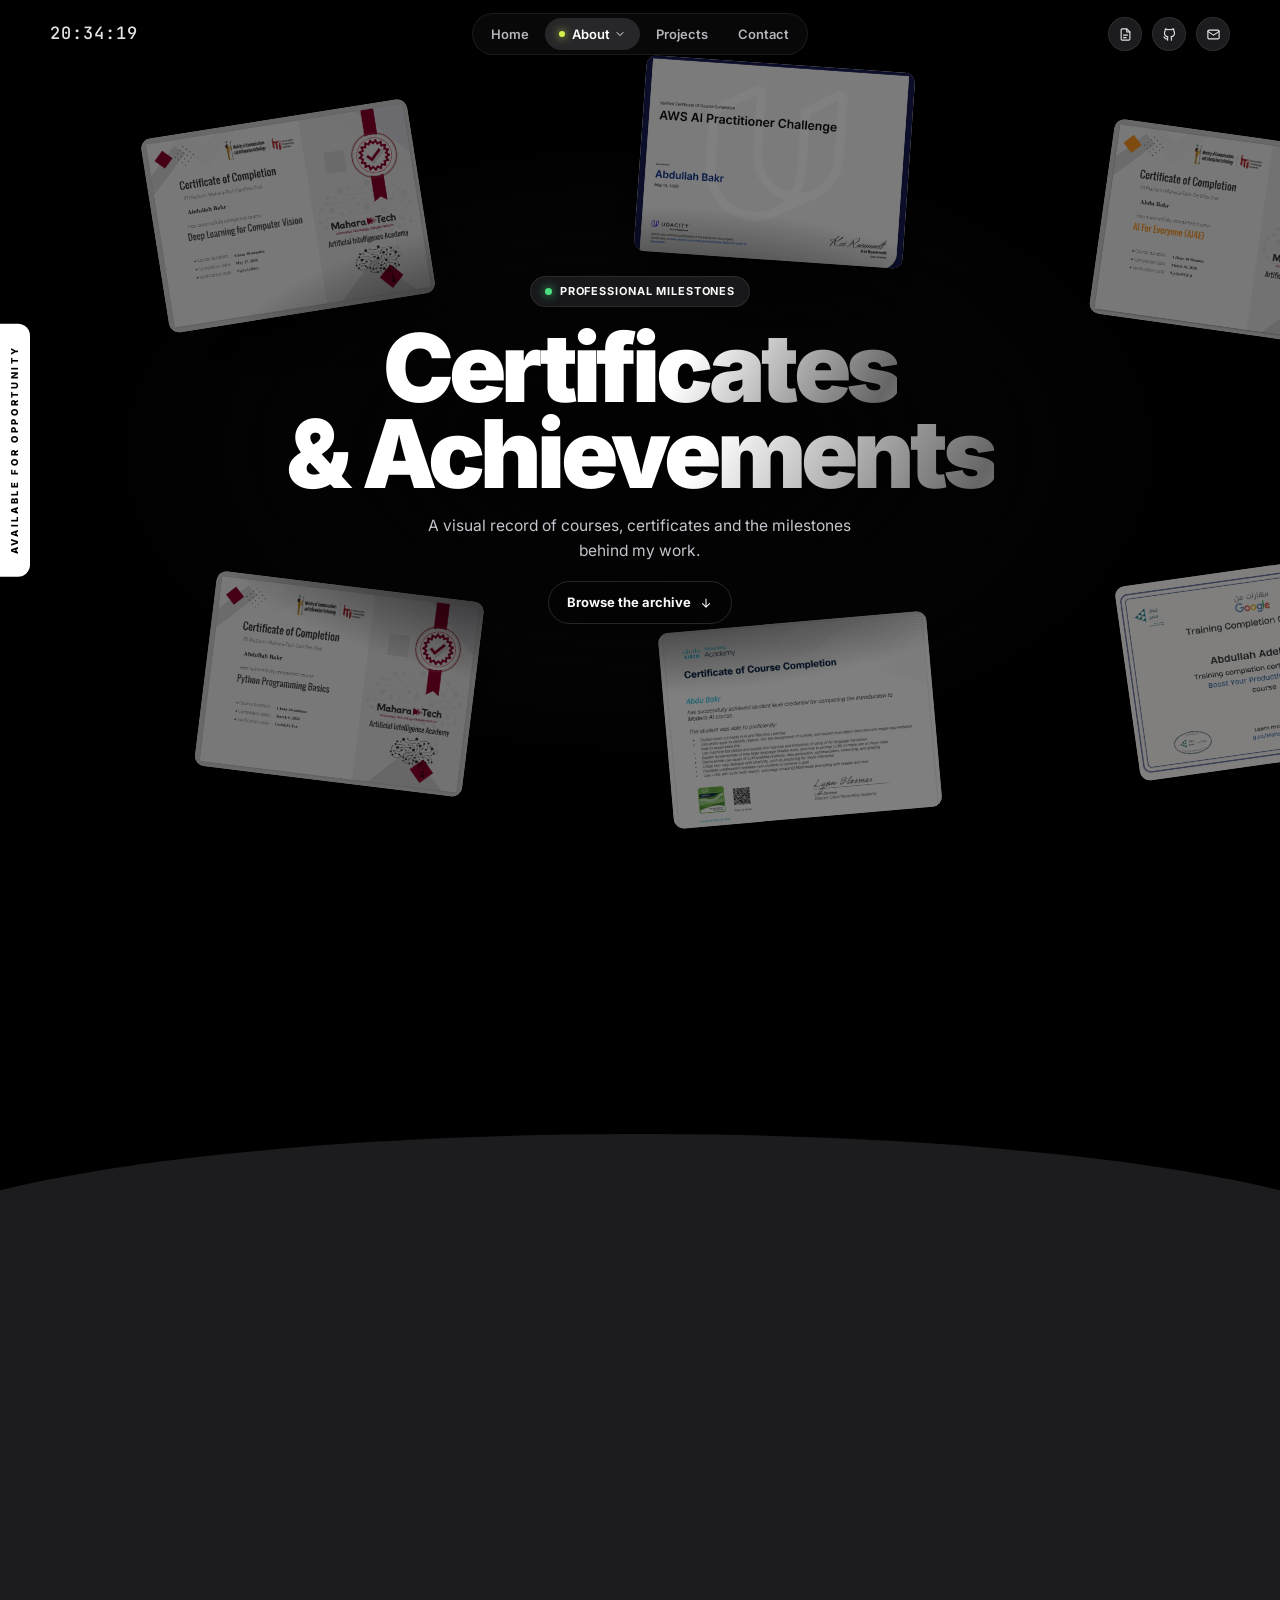
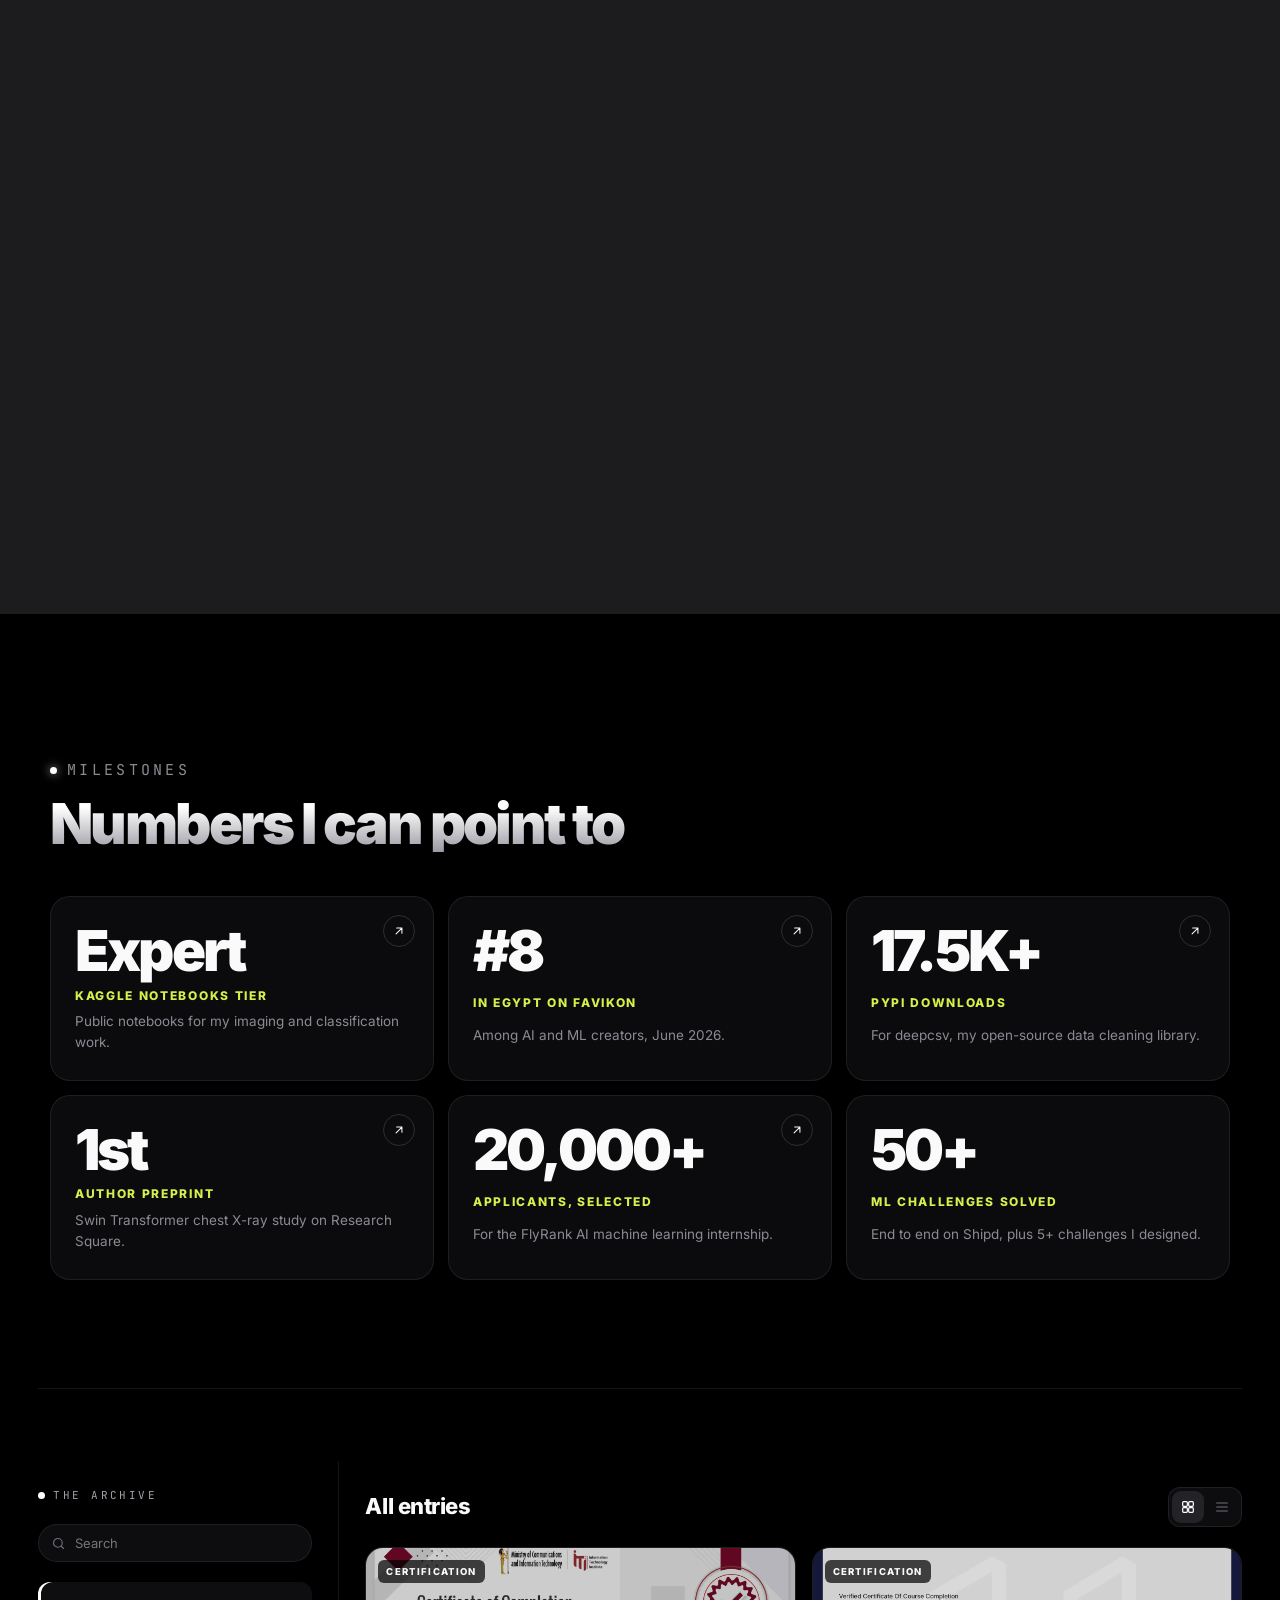
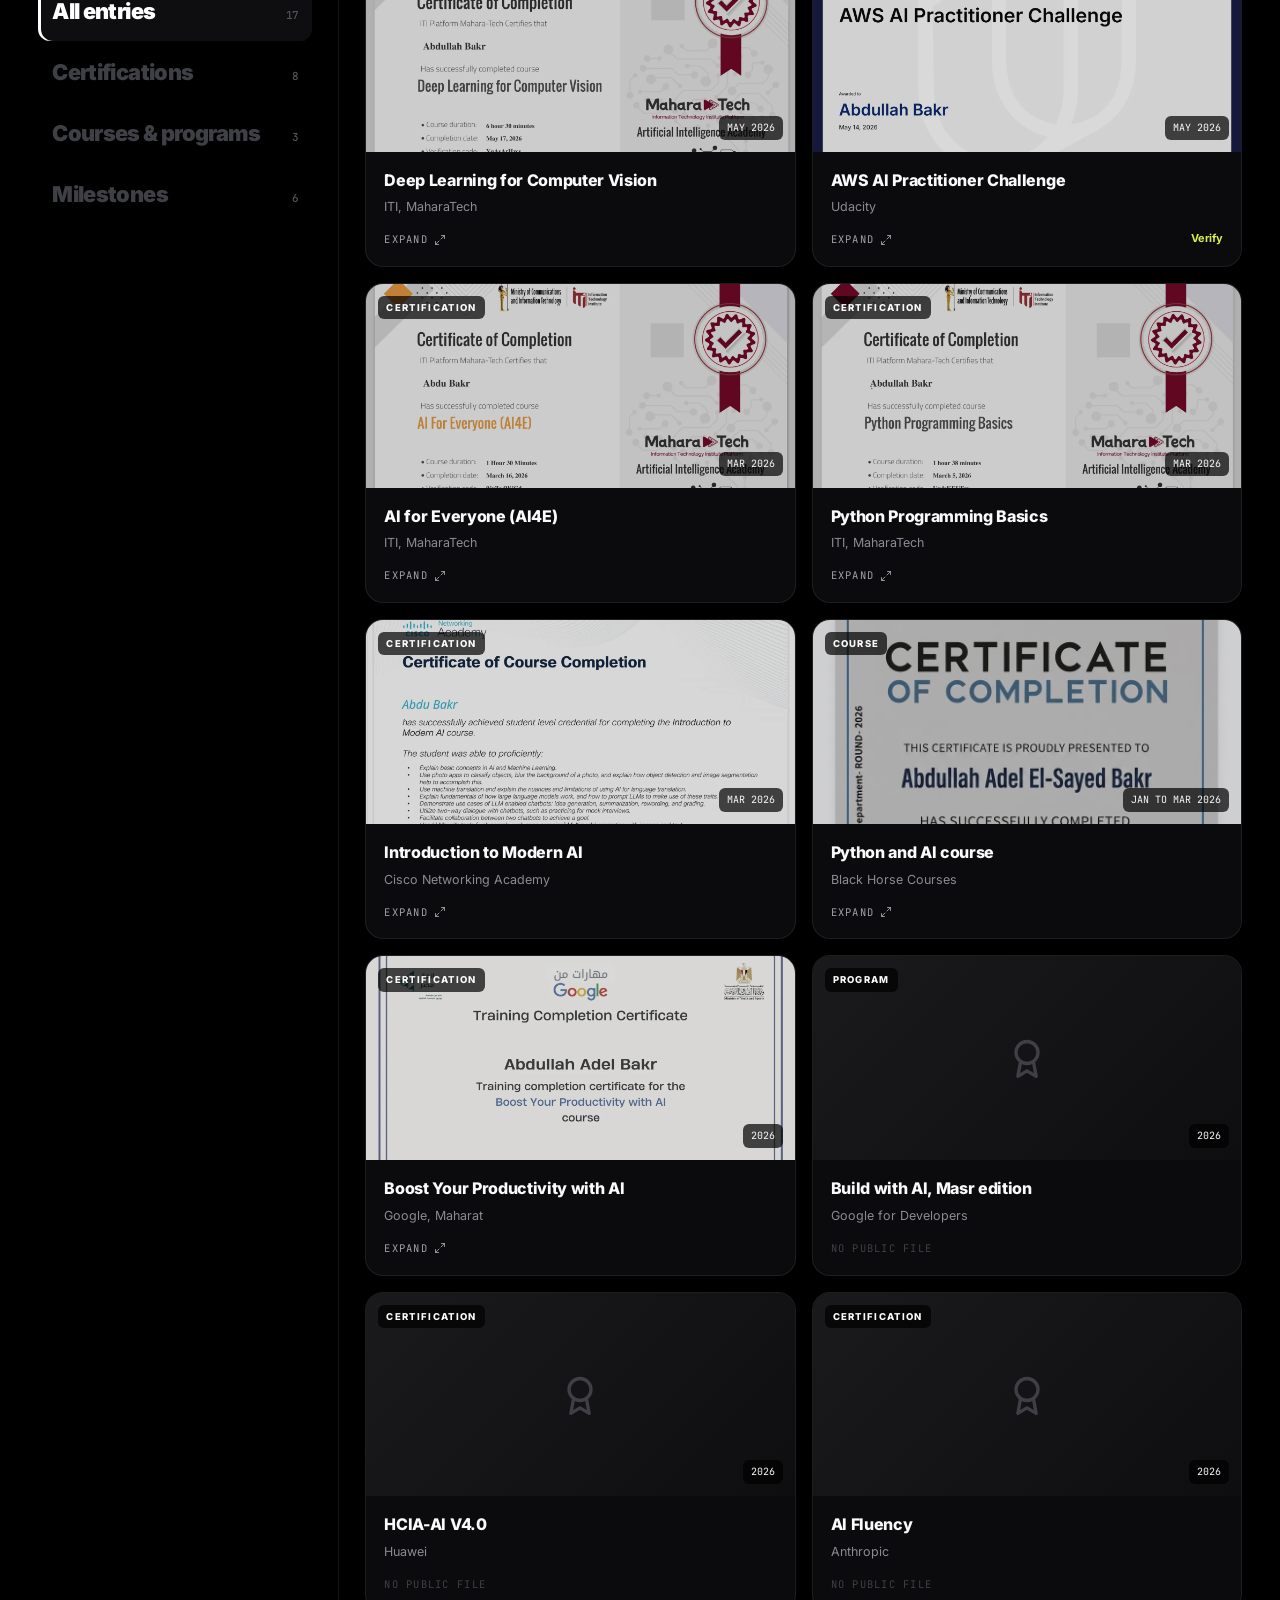
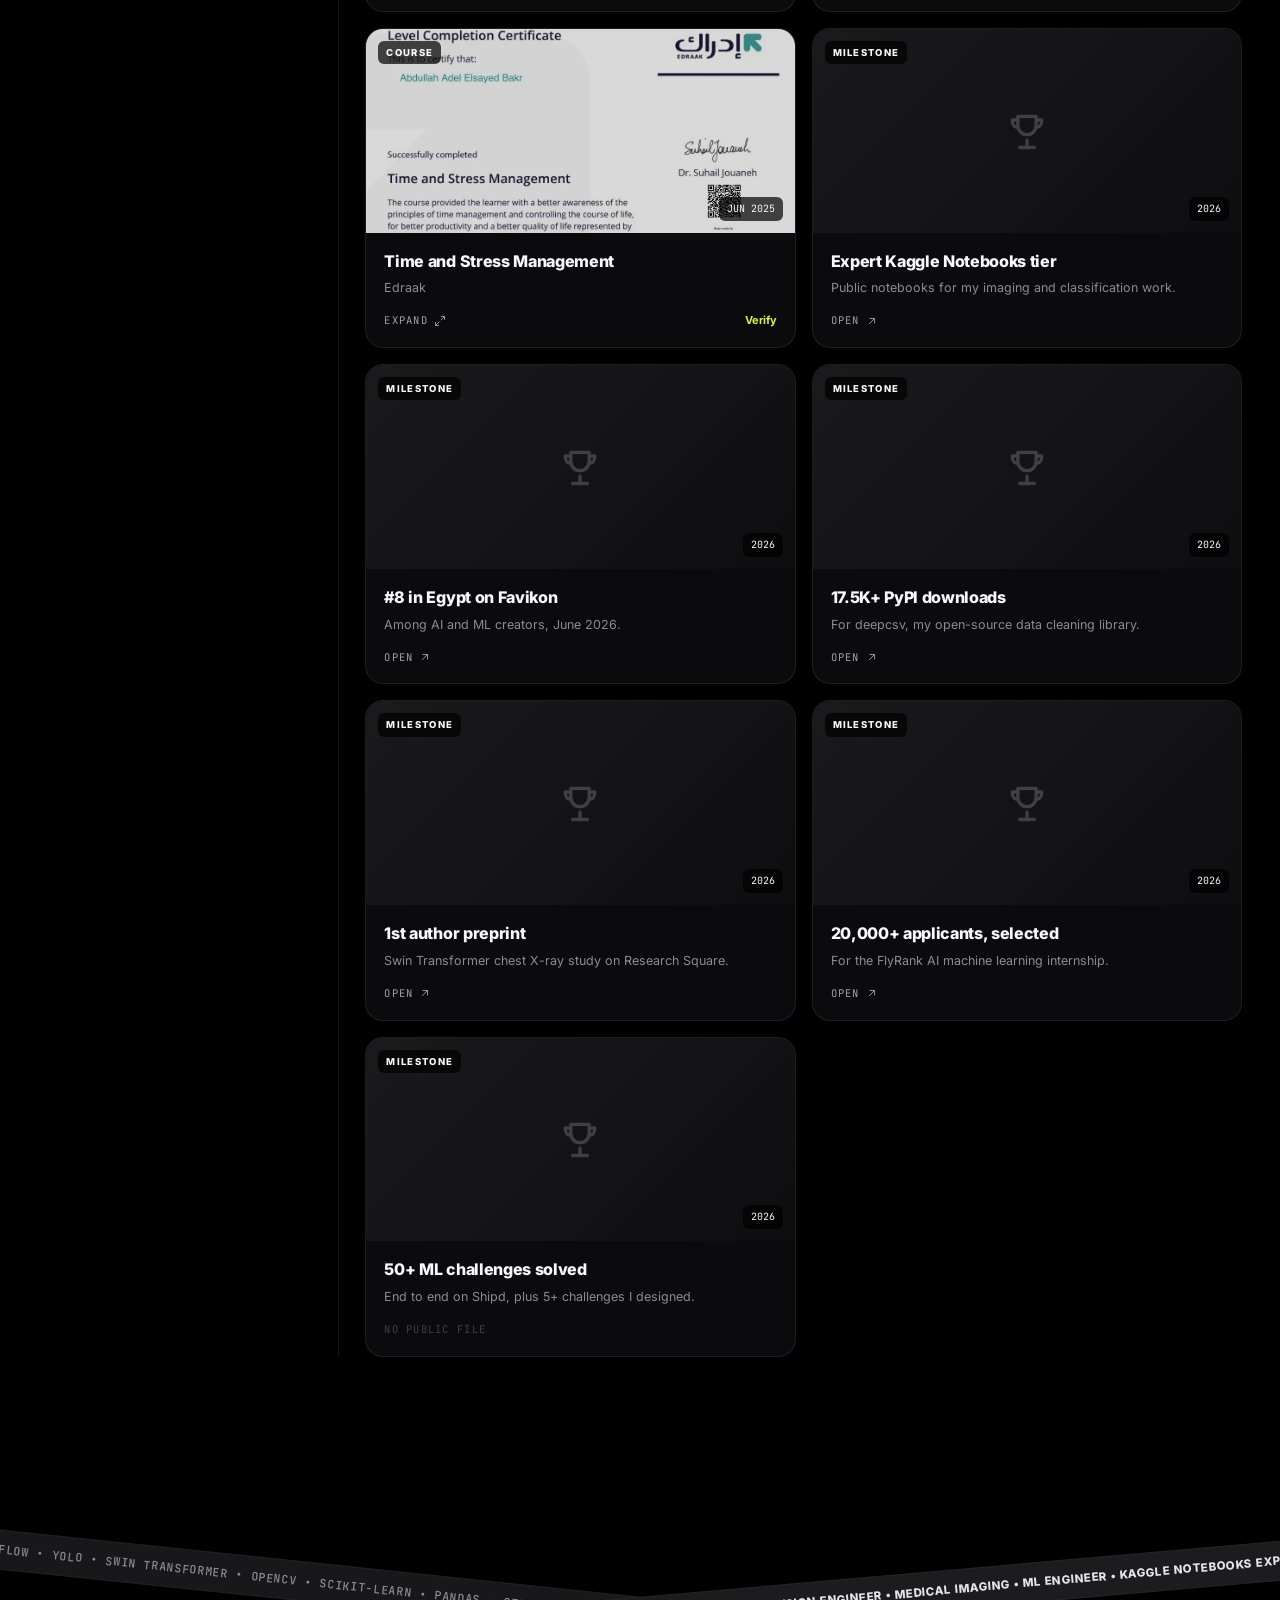
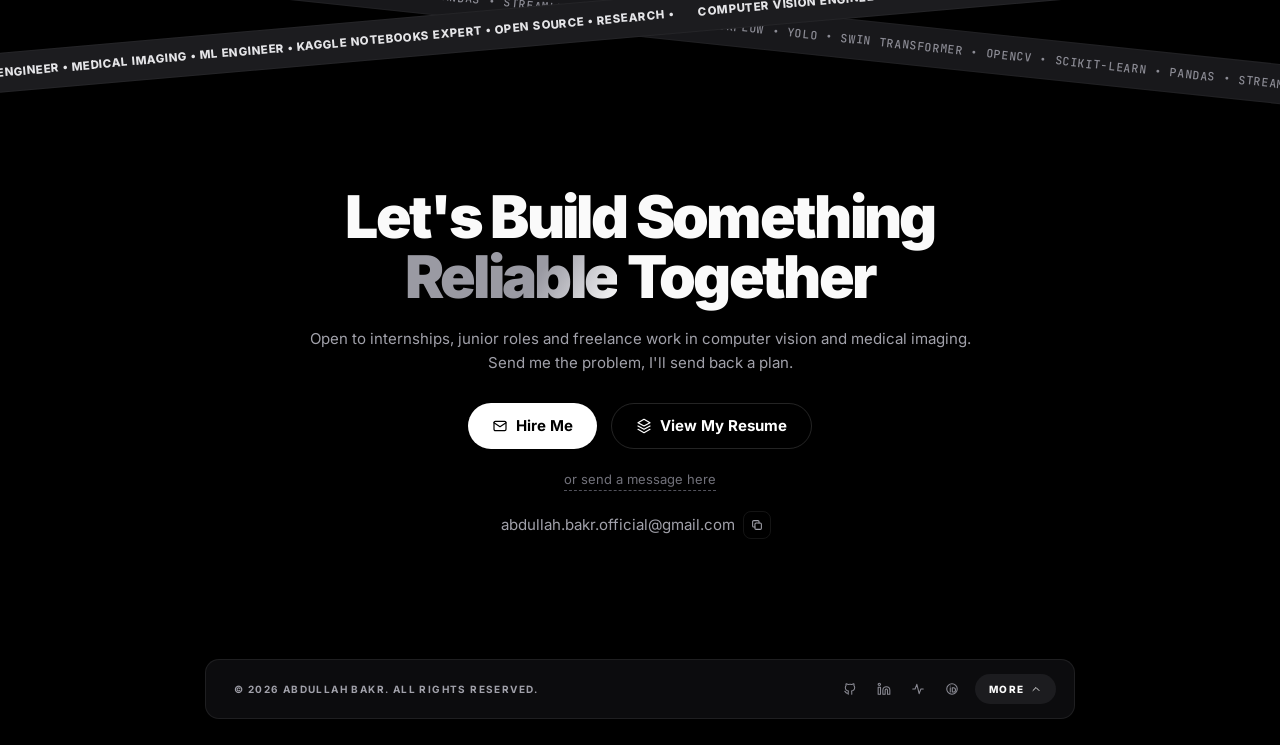
<file: achievements.html>
<!doctype html>
<html lang="en">
<head>
<meta charset="utf-8">
<meta name="viewport" content="width=device-width, initial-scale=1">
<title>Certificates & Achievements | Abdullah Bakr</title>
<meta name="description" content="Certificates, competitions and milestones: deep learning for computer vision, AWS AI, Kaggle Notebooks Expert and more.">
<meta name="author" content="Abdullah Bakr">
<meta name="theme-color" content="#000000">
<link rel="canonical" href="https://abdubakr77.github.io/achievements.html">
<meta property="og:type" content="website">
<meta property="og:url" content="https://abdubakr77.github.io/achievements.html">
<meta property="og:title" content="Certificates & Achievements | Abdullah Bakr">
<meta property="og:description" content="Certificates, competitions and milestones: deep learning for computer vision, AWS AI, Kaggle Notebooks Expert and more.">
<meta property="og:image" content="https://abdubakr77.github.io/assets/img/og.png">
<meta name="twitter:card" content="summary_large_image">
<meta name="twitter:image" content="https://abdubakr77.github.io/assets/img/og.png">
<link rel="icon" type="image/svg+xml" href="assets/img/favicon.svg">
<link rel="apple-touch-icon" href="assets/img/apple-touch-icon.png">
<link rel="preload" as="font" type="font/woff2" href="assets/fonts/inter-latin-wght-normal.woff2" crossorigin>
<link rel="stylesheet" href="assets/css/main.css">
<link rel="stylesheet" href="assets/css/pages.css">
<script>document.documentElement.classList.add('js');try{if(sessionStorage.getItem('pt')==='1'){document.documentElement.classList.add('pt-in');sessionStorage.removeItem('pt');}}catch(e){}</script>
<script type="application/ld+json">
{"@context":"https://schema.org","@type":"Person","name":"Abdullah Bakr","jobTitle":"Machine Learning Engineer, Computer Vision and Medical Imaging","email":"mailto:abdullah.bakr.official@gmail.com","url":"https://abdubakr77.github.io/","address":{"@type":"PostalAddress","addressRegion":"Monufiya","addressCountry":"EG"},"sameAs":["https://www.linkedin.com/in/abdubakr","https://github.com/abdubakr77","https://www.kaggle.com/abdullahbakr7","https://orcid.org/0009-0009-1638-4356","https://pypi.org/user/AbduBakr/"]}
</script>
</head>
<body class="page-achievements">
<a class="skip" href="#main">Skip to content</a>

<!-- loader -->
<div class="loader" id="loader" aria-hidden="true"><span class="loader__arc"></span></div>
<!-- page transition curtain -->
<div class="curtain" id="curtain" aria-hidden="true"></div>

<!-- top bar -->
<header class="bar" id="bar">
  <div class="bar__clock" aria-label="Local time in Egypt"><span id="clock">00:00:00</span></div>
  <nav class="bar__nav" aria-label="Main">
    <a href="index.html" data-nav="top">Home</a>
    <div class="dd">
      <button type="button" class="dd__btn is-current" aria-expanded="false" aria-controls="ddMenu"><i class="dd__dot" aria-hidden="true"></i>About <svg viewBox="0 0 24 24" aria-hidden="true"><path d="M6 9l6 6 6-6"/></svg></button>
      <div class="mega" id="ddMenu" hidden>
        <div class="mega__main">
          <a class="mega__big" href="projects.html">
            <span class="mega__grid" aria-hidden="true"></span><span class="mega__px" aria-hidden="true"><i></i><i></i><i></i><i></i></span>
            <svg class="mega__ic" viewBox="0 0 24 24" aria-hidden="true"><path d="M5 15c-1.5 1.3-2 5-2 5s3.7-.5 5-2c.7-.8.7-2.1-.1-2.9a2.2 2.2 0 0 0-2.9-.1zM12 15l-3-3a22 22 0 0 1 2-3.9A12.9 12.9 0 0 1 22 2c0 2.7-.8 7.5-6 11a22.4 22.4 0 0 1-4 2z"/><path d="M9 12H4s.6-3 2-4c1.6-1.1 5 0 5 0M12 15v5s3-.6 4-2c1.1-1.6 0-5 0-5"/></svg>
            <b>Projects</b><small>Every build, with the code</small>
          </a>
          <a class="mega__big" href="experience.html">
            <span class="mega__grid" aria-hidden="true"></span><span class="mega__px" aria-hidden="true"><i></i><i></i><i></i><i></i></span>
            <svg class="mega__ic" viewBox="0 0 24 24" aria-hidden="true"><rect x="3" y="7" width="18" height="13" rx="2"/><path d="M8 7V5a2 2 0 0 1 2-2h4a2 2 0 0 1 2 2v2M3 13h18"/></svg>
            <b>Experience</b><small>Roles, research and study</small>
          </a>
          <div class="mega__row">
            <a class="mega__sm" href="skills.html"><span><b>Skills</b><small>Tools and methods</small></span><svg viewBox="0 0 24 24" aria-hidden="true"><path d="M22 2L11 13M22 2l-7 20-4-9-9-4z"/></svg></a>
            <a class="mega__sm" href="achievements.html" aria-current="page"><span><b>Achievements</b><small>Certificates and milestones</small></span><svg viewBox="0 0 24 24" aria-hidden="true"><path d="M8 21h8M12 17v4M7 4h10v5a5 5 0 0 1-10 0zM7 6H4v1a3 3 0 0 0 3 3M17 6h3v1a3 3 0 0 1-3 3"/></svg></a>
            <a class="mega__sm" href="https://www.linkedin.com/in/abdubakr/recent-activity/all/" target="_blank" rel="noopener"><span><b>Posts</b><small>Writing on LinkedIn</small></span><svg viewBox="0 0 24 24" aria-hidden="true"><path d="M2 4h7a3 3 0 0 1 3 3v13a2 2 0 0 0-2-2H2zM22 4h-7a3 3 0 0 0-3 3v13a2 2 0 0 1 2-2h8z"/></svg></a>
          </div>
        </div>
        <div class="mega__side">
          <a class="mega__item" href="gallery.html"><span><b>Gallery</b><small>Model outputs, up close</small></span><svg viewBox="0 0 24 24" aria-hidden="true"><rect x="3" y="3" width="18" height="18" rx="2"/><circle cx="9" cy="9" r="2"/><path d="M21 15l-5-5L5 21"/></svg></a>
          <a class="mega__item" href="resume.html"><span><b>Resume</b><small>View or download my CV</small></span><svg viewBox="0 0 24 24" aria-hidden="true"><path d="M14 3H7a2 2 0 0 0-2 2v14a2 2 0 0 0 2 2h10a2 2 0 0 0 2-2V8z"/><path d="M14 3v5h5M9 13h6M9 17h4"/></svg></a>
          <button type="button" class="mega__item" data-open-form><span><b>Message</b><small>Send me a note</small></span><svg viewBox="0 0 24 24" aria-hidden="true"><path d="M21 12a8 8 0 0 1-11.6 7.1L3 21l1.9-6.4A8 8 0 1 1 21 12z"/></svg></button>
        </div>
      </div>
    </div>
    <a href="projects.html" data-nav="work">Projects</a>
    <a href="#contact" data-nav="contact">Contact</a>
  </nav>
  <div class="bar__icons">
    <a class="ib" href="resume.html" aria-label="View my resume" data-tip="Resume">
      <svg viewBox="0 0 24 24" aria-hidden="true"><path d="M14 3H7a2 2 0 0 0-2 2v14a2 2 0 0 0 2 2h10a2 2 0 0 0 2-2V8z"/><path d="M14 3v5h5M9 13h6M9 17h4"/></svg>
    </a>
    <a class="ib" href="https://github.com/abdubakr77" target="_blank" rel="noopener" aria-label="GitHub" data-tip="GitHub">
      <svg viewBox="0 0 24 24" aria-hidden="true"><path d="M9 19c-4.3 1.4-4.3-2.5-6-3m12 5v-3.5c0-1 .1-1.4-.5-2 2.8-.3 5.5-1.4 5.5-6a4.6 4.6 0 0 0-1.3-3.2 4.2 4.2 0 0 0-.1-3.2s-1.1-.3-3.5 1.3a12.3 12.3 0 0 0-6.2 0C6.5 2.8 5.4 3.1 5.4 3.1a4.2 4.2 0 0 0-.1 3.2A4.6 4.6 0 0 0 4 9.5c0 4.6 2.7 5.7 5.5 6-.6.6-.6 1.2-.5 2V21"/></svg>
    </a>
    <a class="ib" href="mailto:abdullah.bakr.official@gmail.com" aria-label="Email me" data-tip="Email">
      <svg viewBox="0 0 24 24" aria-hidden="true"><rect x="3" y="5" width="18" height="14" rx="2"/><path d="M3 7l9 6 9-6"/></svg>
    </a>
    <button type="button" class="ib ib--menu" id="menuBtn" aria-expanded="false" aria-controls="mobileMenu" aria-label="Open menu"><span></span><span></span></button>
  </div>
</header>

<div class="mmenu" id="mobileMenu" hidden>
  <nav aria-label="Mobile">
    <a href="index.html">Home</a><a href="projects.html">Projects</a><a href="experience.html">Experience</a><a href="skills.html">Skills</a><a href="achievements.html">Achievements</a><a href="gallery.html">Gallery</a><a href="resume.html">Resume</a><a href="#contact">Contact</a>
  </nav>
</div>

<a class="avail" href="#contact" aria-label="Available for opportunity, go to contact"><span>Available for opportunity</span></a>
<main id="main">
<section class="ac-hero" aria-labelledby="ac-h">
  <div class="ac-hero__pin">
    <div class="ac-cards" id="acCards" aria-hidden="true"></div>
    <div class="ac-hero__in">
      <p class="pill-tag" data-h><span class="dot"></span>Professional milestones</p>
      <h1 id="ac-h" class="ac-hero__t"><span class="hl"><span class="hl__in shiny" data-h>Certificates</span></span><span class="hl"><span class="hl__in shiny" data-h>&amp; Achievements</span></span></h1>
      <p class="ac-hero__p" data-h>A visual record of courses, certificates and the milestones behind my work.</p>
      <a class="ac-hero__go" href="#archive" data-h>Browse the archive <svg viewBox="0 0 24 24" aria-hidden="true"><path d="M12 5v14M6 13l6 6 6-6"/></svg></a>
    </div>
  </div>
</section>

<section class="sec ac-ms" aria-labelledby="ms-h">
  <div class="sec__head" data-rv>
    <p class="eyebrow">Milestones</p>
    <h2 id="ms-h" class="shiny-static">Numbers I can point to</h2>
  </div>
  <div class="ac-ms__grid" id="acMs"></div>
</section>

<section class="ac-arc" id="archive" aria-labelledby="arc2-h">
  <aside class="ac-side">
    <p class="ac-side__lbl"><i class="dot"></i>The archive</p>
    <label class="searchbox"><svg viewBox="0 0 24 24" aria-hidden="true"><circle cx="11" cy="11" r="7"/><path d="M20 20l-4-4"/></svg><input type="search" id="acSearch" placeholder="Search" aria-label="Search certificates" autocomplete="off"></label>
    <nav class="ac-cats" id="acCats" aria-label="Categories"></nav>
  </aside>
  <div class="ac-main">
    <div class="ac-main__top">
      <h2 id="arc2-h" class="ac-main__h">All entries</h2>
      <div class="viewtg" role="group" aria-label="Layout">
        <button type="button" data-view="grid" aria-pressed="true" aria-label="Grid view"><svg viewBox="0 0 24 24"><rect x="4" y="4" width="7" height="7" rx="1.5"/><rect x="13" y="4" width="7" height="7" rx="1.5"/><rect x="4" y="13" width="7" height="7" rx="1.5"/><rect x="13" y="13" width="7" height="7" rx="1.5"/></svg></button>
        <button type="button" data-view="list" aria-pressed="false" aria-label="List view"><svg viewBox="0 0 24 24"><path d="M4 6h16M4 12h16M4 18h16"/></svg></button>
      </div>
    </div>
    <div class="ac-grid" id="acGrid"></div>
    <p class="empty" id="acEmpty" hidden>Nothing matches that search.</p>
  </div>
</section>
<!-- ================= TAPES + CTA ================= -->
<section class="cta" id="contact" aria-labelledby="cta-h">
  <div class="tapes" aria-hidden="true">
    <div class="tape tape--a"><div class="tape__track"><span>PYTORCH &bull; TENSORFLOW &bull; YOLO &bull; SWIN TRANSFORMER &bull; OPENCV &bull; SCIKIT-LEARN &bull; PANDAS &bull; STREAMLIT &bull;</span><span>PYTORCH &bull; TENSORFLOW &bull; YOLO &bull; SWIN TRANSFORMER &bull; OPENCV &bull; SCIKIT-LEARN &bull; PANDAS &bull; STREAMLIT &bull;</span></div></div>
    <div class="tape tape--b"><div class="tape__track"><span>COMPUTER VISION ENGINEER &bull; MEDICAL IMAGING &bull; ML ENGINEER &bull; KAGGLE NOTEBOOKS EXPERT &bull; OPEN SOURCE &bull; RESEARCH &bull;</span><span>COMPUTER VISION ENGINEER &bull; MEDICAL IMAGING &bull; ML ENGINEER &bull; KAGGLE NOTEBOOKS EXPERT &bull; OPEN SOURCE &bull; RESEARCH &bull;</span></div></div>
  </div>
  <div class="cta__in" data-rv>
    <h2 id="cta-h">Let's Build Something<br><span class="cta__word" id="ctaWord">Reliable</span> Together</h2>
    <p>Open to internships, junior roles and freelance work in computer vision and medical imaging.<br>Send me the problem, I'll send back a plan.</p>
    <div class="cta__btns">
      <a class="pill-btn pill-btn--light" href="mailto:abdullah.bakr.official@gmail.com"><svg viewBox="0 0 24 24" aria-hidden="true"><rect x="3" y="5" width="18" height="14" rx="2"/><path d="M3 7l9 6 9-6"/></svg>Hire Me</a>
      <a class="pill-btn pill-btn--ghost" href="resume.html"><svg viewBox="0 0 24 24" aria-hidden="true"><path d="M12 2l9 5-9 5-9-5 9-5zM3 12l9 5 9-5M3 17l9 5 9-5"/></svg>View My Resume</a>
    </div>
    <button type="button" class="cta__msg" data-open-form>or send a message here</button>
    <p class="cta__mail"><a href="mailto:abdullah.bakr.official@gmail.com">abdullah.bakr.official@gmail.com</a><button type="button" class="copy" id="copyEmail" aria-label="Copy email address"><svg viewBox="0 0 24 24" aria-hidden="true"><rect x="8.5" y="8.5" width="11" height="11" rx="2"/><path d="M15.5 8.5V6.5a2 2 0 0 0-2-2h-7a2 2 0 0 0-2 2v7a2 2 0 0 0 2 2h2"/></svg></button><span class="copied" id="copied" role="status" aria-live="polite"></span></p>
  </div>
</section>
</main>

<footer class="foot">
  <div class="foot__bar">
    <p>&copy; <span id="year">2026</span> Abdullah Bakr. All rights reserved.</p>
    <div class="foot__ic">
      <a href="https://github.com/abdubakr77" target="_blank" rel="noopener" aria-label="GitHub"><svg viewBox="0 0 24 24"><path d="M9 19c-4.3 1.4-4.3-2.5-6-3m12 5v-3.5c0-1 .1-1.4-.5-2 2.8-.3 5.5-1.4 5.5-6a4.6 4.6 0 0 0-1.3-3.2 4.2 4.2 0 0 0-.1-3.2s-1.1-.3-3.5 1.3a12.3 12.3 0 0 0-6.2 0C6.5 2.8 5.4 3.1 5.4 3.1a4.2 4.2 0 0 0-.1 3.2A4.6 4.6 0 0 0 4 9.5c0 4.6 2.7 5.7 5.5 6-.6.6-.6 1.2-.5 2V21"/></svg></a>
      <a href="https://www.linkedin.com/in/abdubakr" target="_blank" rel="noopener" aria-label="LinkedIn"><svg viewBox="0 0 24 24"><path d="M16 8a6 6 0 0 1 6 6v7h-4v-7a2 2 0 0 0-4 0v7h-4v-7a6 6 0 0 1 6-6zM2 9h4v12H2zM4 2a2 2 0 1 1 0 4 2 2 0 0 1 0-4z"/></svg></a>
      <a href="https://www.kaggle.com/abdullahbakr7" target="_blank" rel="noopener" aria-label="Kaggle"><svg viewBox="0 0 24 24"><path d="M3 12h4l3-8 4 16 3-8h4"/></svg></a>
      <a href="https://orcid.org/0009-0009-1638-4356" target="_blank" rel="noopener" aria-label="ORCID"><svg viewBox="0 0 24 24"><circle cx="12" cy="12" r="9"/><path d="M9 10v7M9 7v.01M12.5 10h2a3.5 3.5 0 0 1 0 7h-2z"/></svg></a>
      <button type="button" class="foot__more" id="footMore" aria-expanded="false" aria-controls="footLinks">More <svg viewBox="0 0 24 24" aria-hidden="true"><path d="M6 15l6-6 6 6"/></svg></button>
    </div>
  </div>
  <div class="foot__links" id="footLinks" hidden>
    <a href="Abdullah_Bakr_CV.pdf" target="_blank" rel="noopener">CV (PDF)</a>
    <a href="https://www.researchsquare.com/article/rs-10932750/latest" target="_blank" rel="noopener">Chest X-ray preprint</a>
    <a href="https://pypi.org/project/deepcsv/" target="_blank" rel="noopener">deepcsv on PyPI</a>
    <a href="tel:+201553996442">+20 155 399 6442</a>
  </div>
</footer>

<button type="button" class="totop" id="toTop" aria-label="Back to top"><svg viewBox="0 0 24 24" aria-hidden="true"><path d="M12 19V5M6 11l6-6 6 6"/></svg></button>

<!-- certificate dialog -->
<dialog data-lenis-prevent class="dlg dlg--cert" id="certDlg" aria-labelledby="certTitle">
  <div class="dlg__head"><h3 id="certTitle">Certificate</h3><div><a class="mini-link" id="certVerify" href="#" target="_blank" rel="noopener" hidden>Verify</a><button type="button" class="dlg__x dlg__x--in" data-close aria-label="Close certificate"><svg viewBox="0 0 24 24"><path d="M6 6l12 12M18 6L6 18"/></svg></button></div></div>
  <img id="certImg" alt="">
</dialog>

<!-- contact form dialog -->
<dialog data-lenis-prevent class="dlg dlg--form" id="formDlg" aria-labelledby="formTitle">
  <div class="dlg__head"><h3 id="formTitle">Send a message</h3><button type="button" class="dlg__x dlg__x--in" data-close aria-label="Close form"><svg viewBox="0 0 24 24"><path d="M6 6l12 12M18 6L6 18"/></svg></button></div>
  <form class="form" id="contactForm" action="https://formsubmit.co/abdullah.bakr.official@gmail.com" method="POST" novalidate>
    <input type="hidden" name="_subject" value="New message from abdubakr77.github.io">
    <input type="hidden" name="_template" value="table">
    <input type="text" name="_honey" class="hp" tabindex="-1" autocomplete="off" aria-hidden="true">
    <label class="field"><span>Your name</span><input id="f-name" name="name" type="text" autocomplete="name" required></label>
    <label class="field"><span>Your email</span><input id="f-email" name="email" type="email" autocomplete="email" required></label>
    <label class="field"><span>What are you working on?</span><textarea id="f-msg" name="message" rows="5" required></textarea></label>
    <button class="pill-btn pill-btn--light" type="submit" id="sendBtn">Send message</button>
    <p class="form__status" id="formStatus" role="status" aria-live="polite"></p>
  </form>
</dialog>

<script src="assets/js/vendor/gsap.min.js" defer></script>
<script src="assets/js/vendor/ScrollTrigger.min.js" defer></script>
<script src="assets/js/vendor/lenis.min.js" defer></script>
<script src="assets/js/core.js" defer></script>
<script src="assets/js/data.js" defer></script>
<script src="assets/js/pages/achievements.js" defer></script>
</body>
</html>
</file>
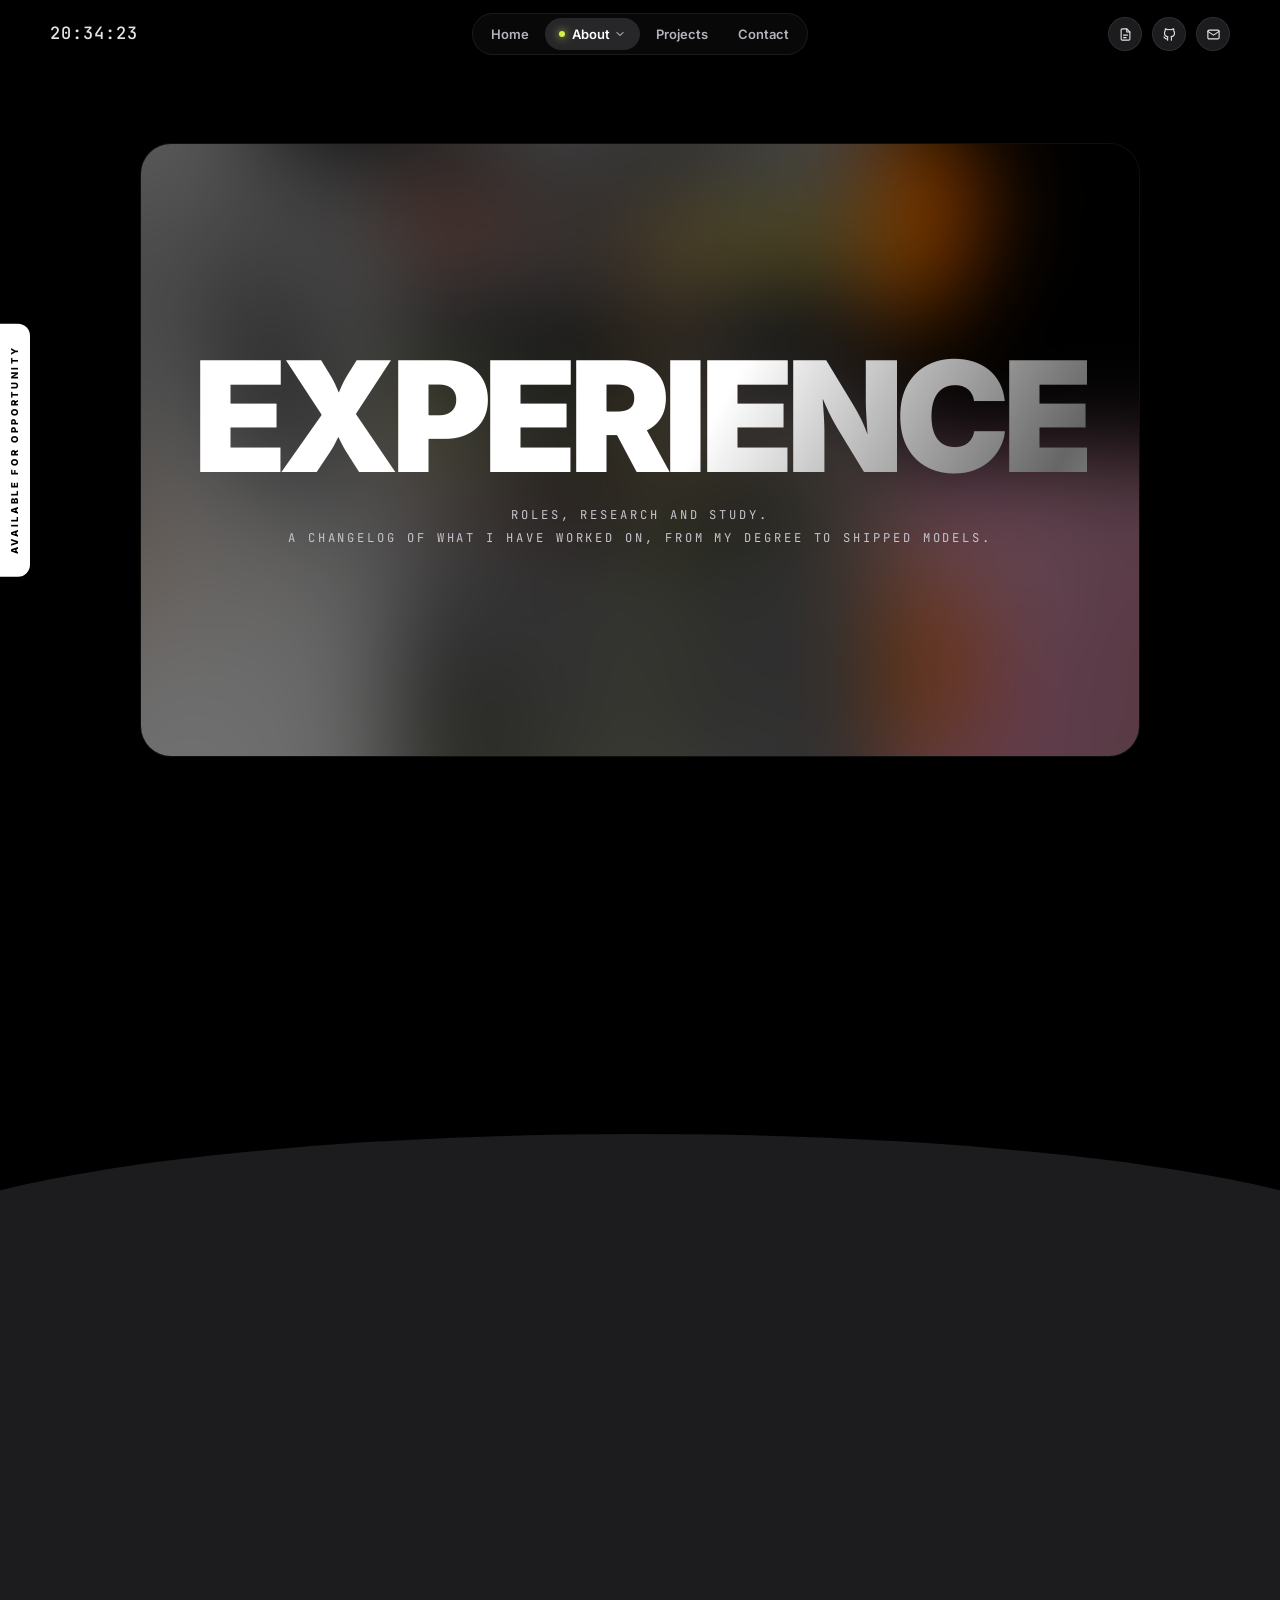
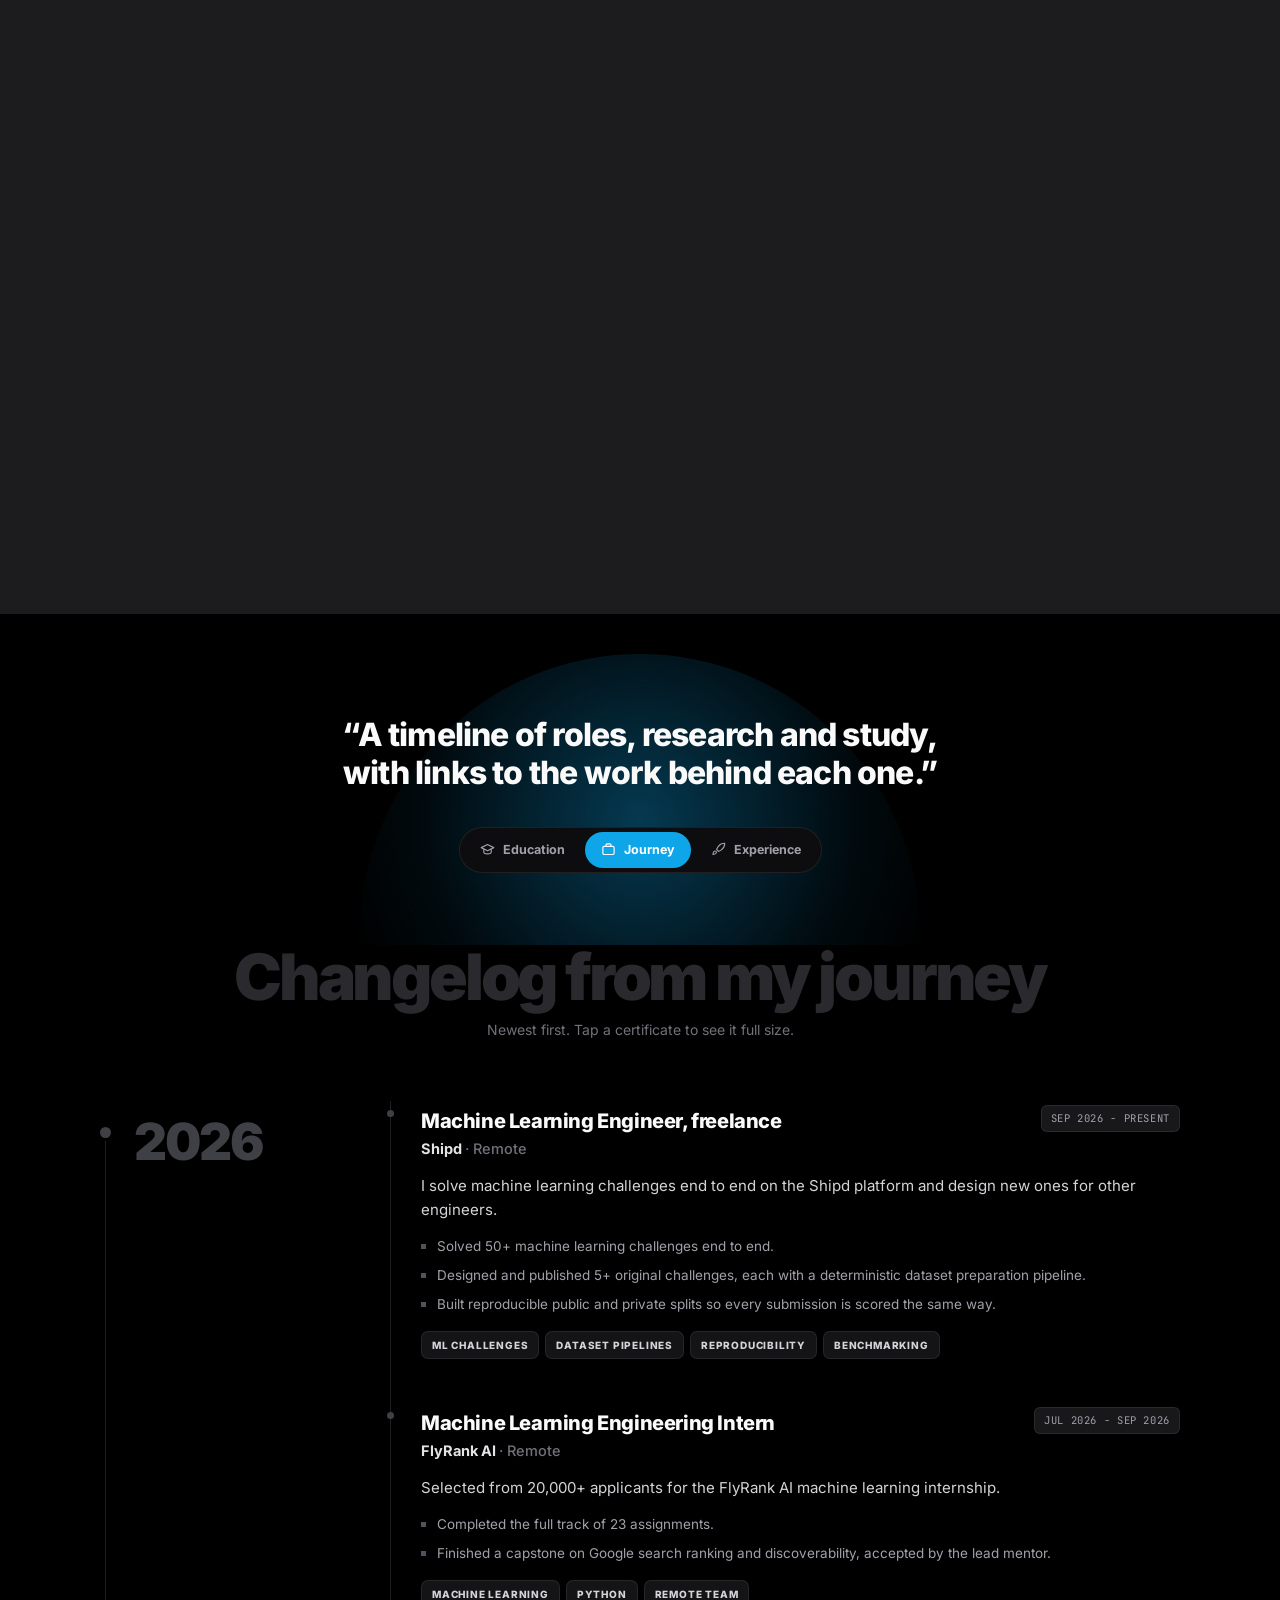
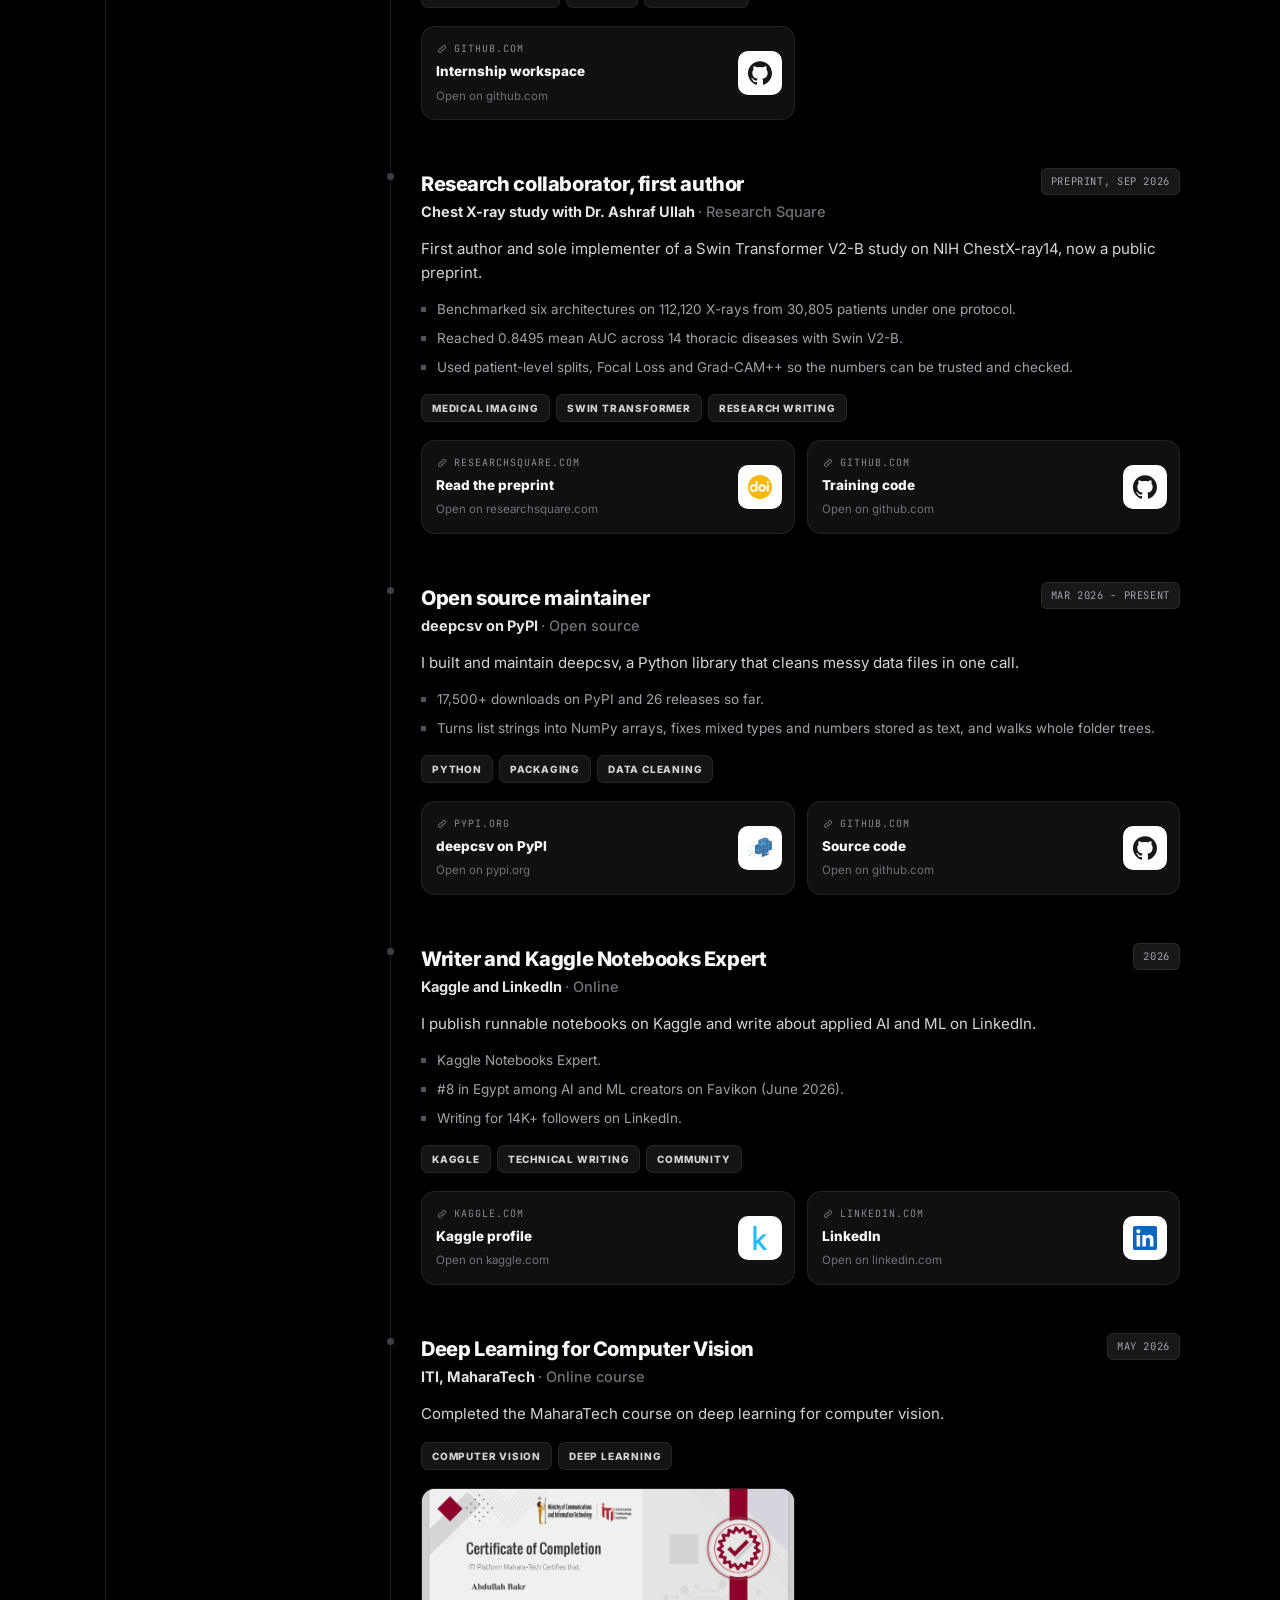
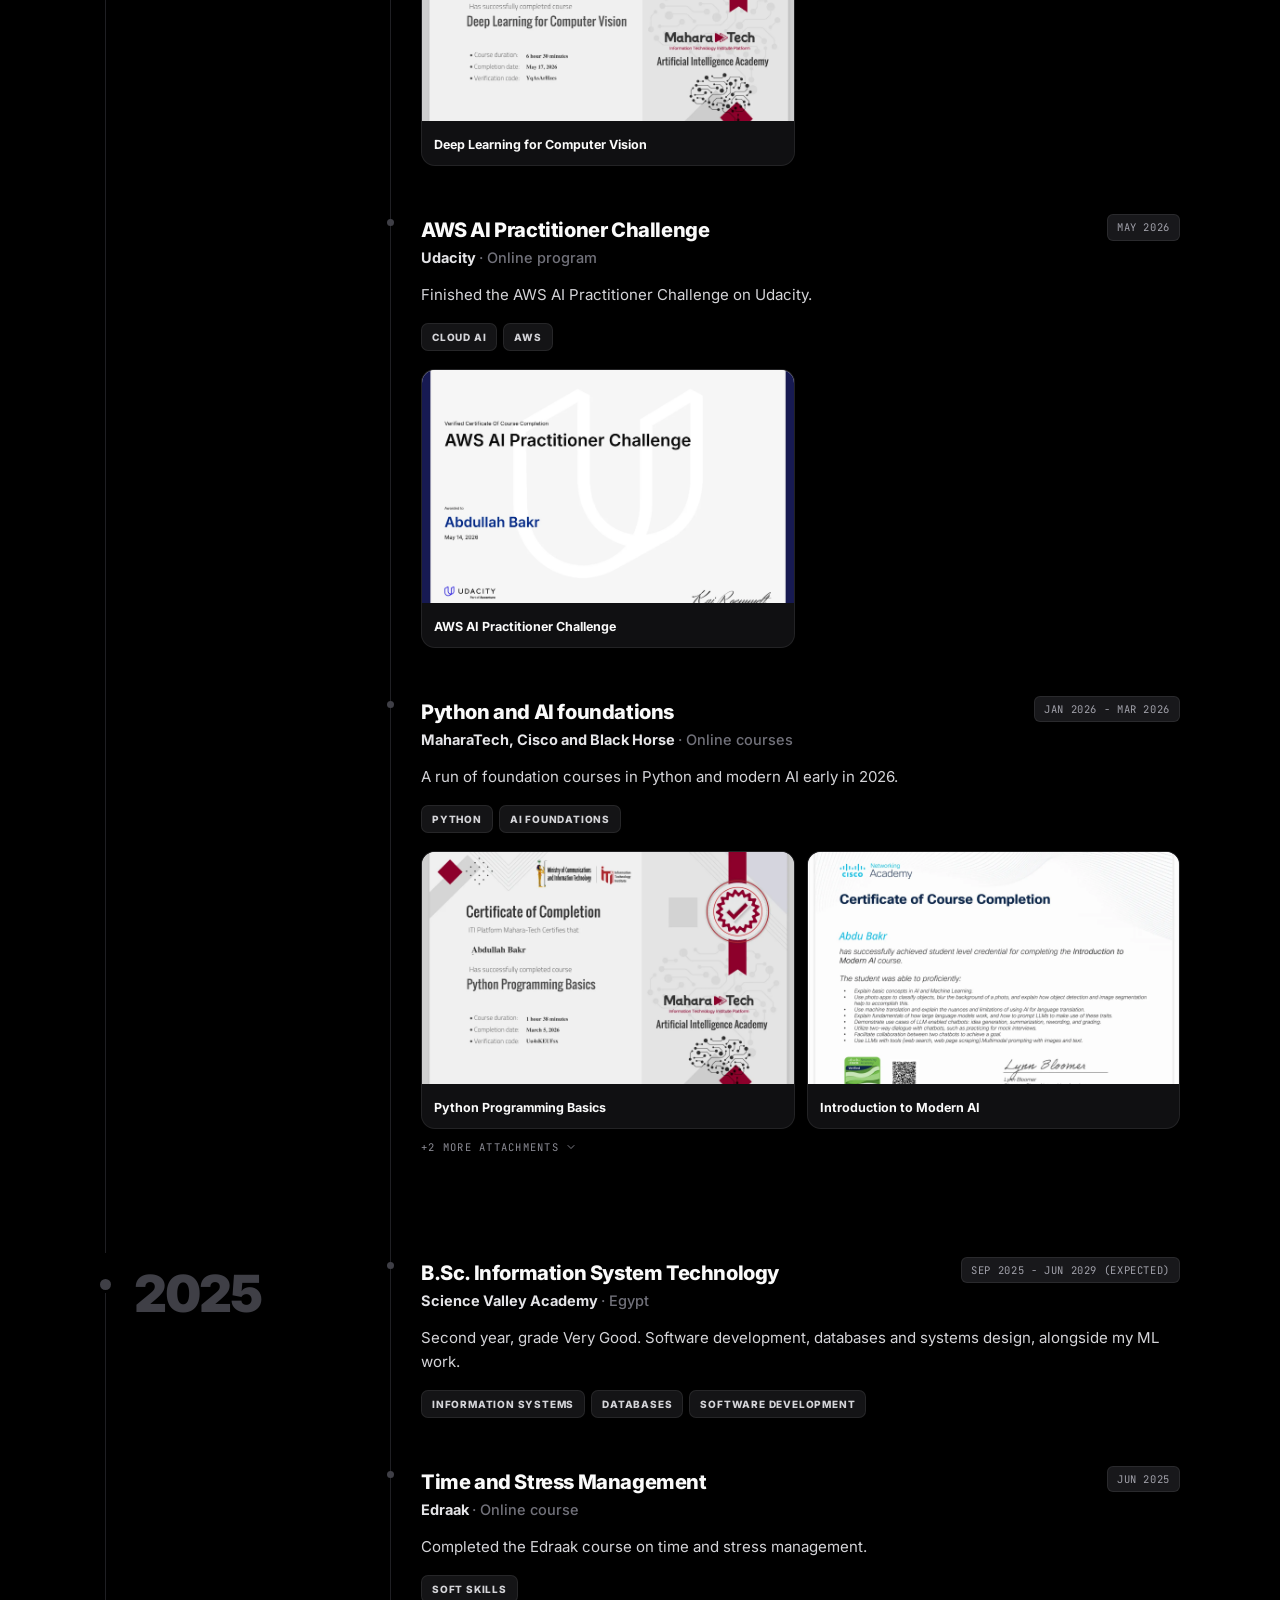
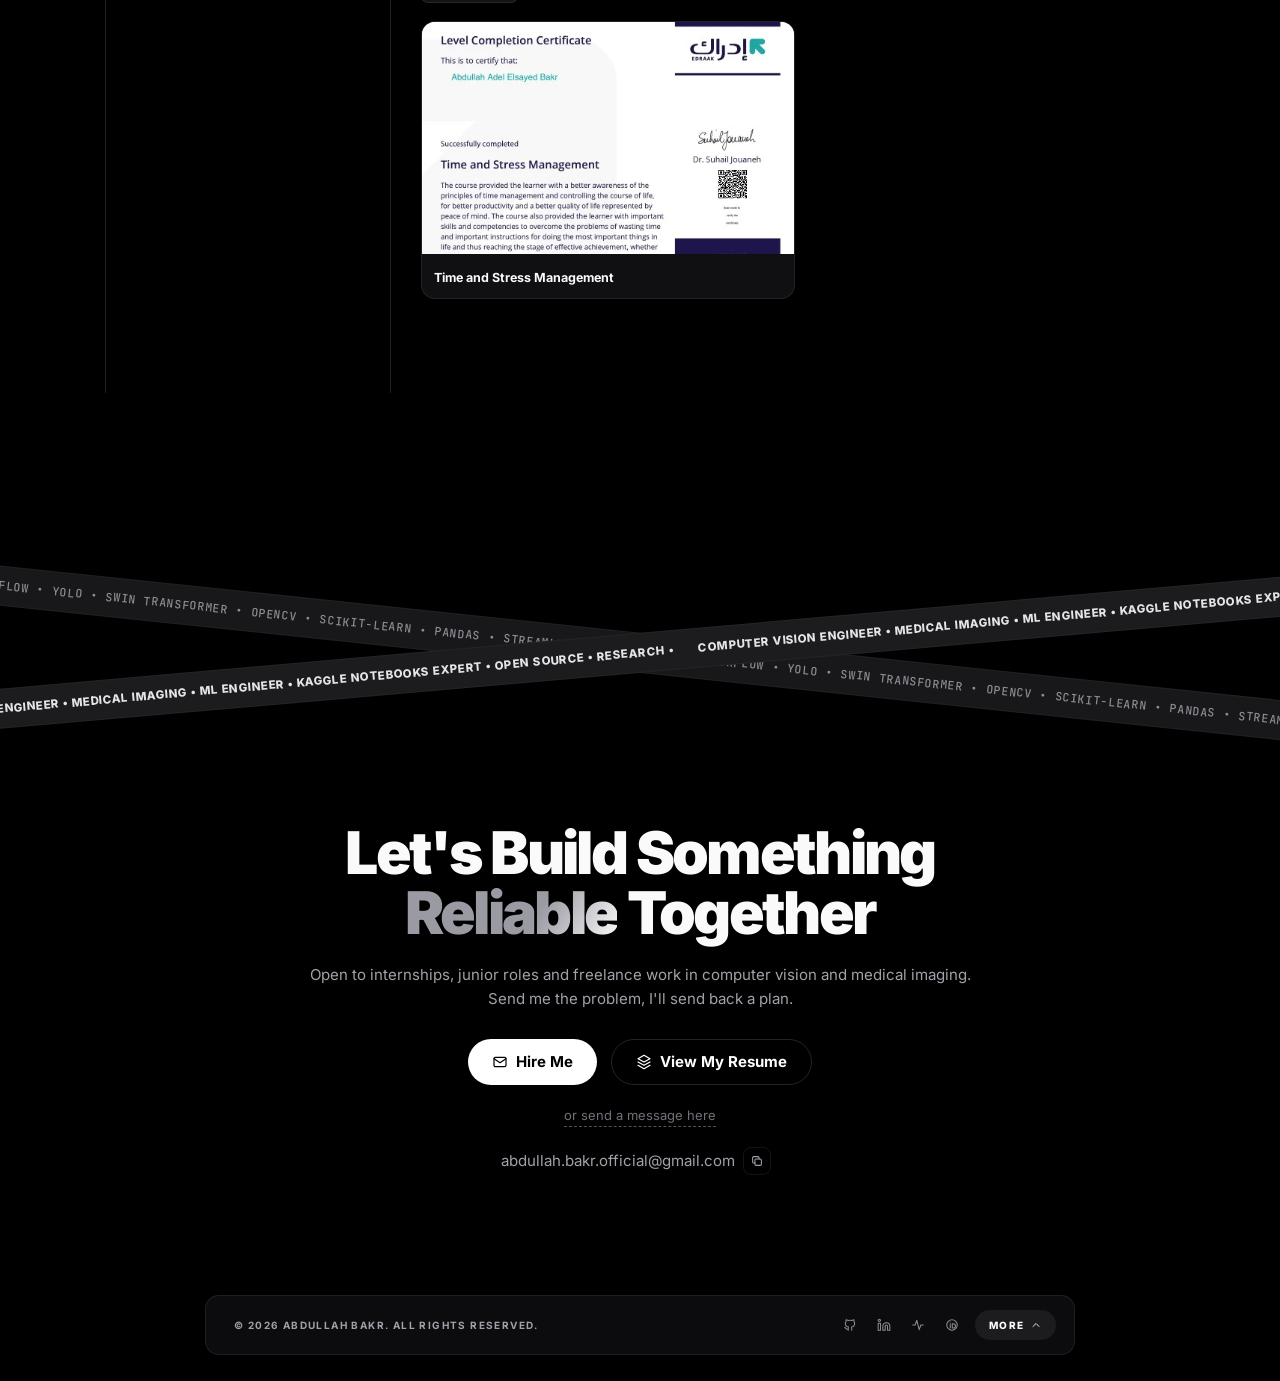
<file: experience.html>
<!doctype html>
<html lang="en">
<head>
<meta charset="utf-8">
<meta name="viewport" content="width=device-width, initial-scale=1">
<title>Experience | Abdullah Bakr</title>
<meta name="description" content="Roles, research and study: ML engineering internship, freelance ML work, a first-author preprint and an Information Systems degree.">
<meta name="author" content="Abdullah Bakr">
<meta name="theme-color" content="#000000">
<link rel="canonical" href="https://abdubakr77.github.io/experience.html">
<meta property="og:type" content="website">
<meta property="og:url" content="https://abdubakr77.github.io/experience.html">
<meta property="og:title" content="Experience | Abdullah Bakr">
<meta property="og:description" content="Roles, research and study: ML engineering internship, freelance ML work, a first-author preprint and an Information Systems degree.">
<meta property="og:image" content="https://abdubakr77.github.io/assets/img/og.png">
<meta name="twitter:card" content="summary_large_image">
<meta name="twitter:image" content="https://abdubakr77.github.io/assets/img/og.png">
<link rel="icon" type="image/svg+xml" href="assets/img/favicon.svg">
<link rel="apple-touch-icon" href="assets/img/apple-touch-icon.png">
<link rel="preload" as="font" type="font/woff2" href="assets/fonts/inter-latin-wght-normal.woff2" crossorigin>
<link rel="stylesheet" href="assets/css/main.css">
<link rel="stylesheet" href="assets/css/pages.css">
<script>document.documentElement.classList.add('js');try{if(sessionStorage.getItem('pt')==='1'){document.documentElement.classList.add('pt-in');sessionStorage.removeItem('pt');}}catch(e){}</script>
<script type="application/ld+json">
{"@context":"https://schema.org","@type":"Person","name":"Abdullah Bakr","jobTitle":"Machine Learning Engineer, Computer Vision and Medical Imaging","email":"mailto:abdullah.bakr.official@gmail.com","url":"https://abdubakr77.github.io/","address":{"@type":"PostalAddress","addressRegion":"Monufiya","addressCountry":"EG"},"sameAs":["https://www.linkedin.com/in/abdubakr","https://github.com/abdubakr77","https://www.kaggle.com/abdullahbakr7","https://orcid.org/0009-0009-1638-4356","https://pypi.org/user/AbduBakr/"]}
</script>
</head>
<body class="page-experience">
<a class="skip" href="#main">Skip to content</a>

<!-- loader -->
<div class="loader" id="loader" aria-hidden="true"><span class="loader__arc"></span></div>
<!-- page transition curtain -->
<div class="curtain" id="curtain" aria-hidden="true"></div>

<!-- top bar -->
<header class="bar" id="bar">
  <div class="bar__clock" aria-label="Local time in Egypt"><span id="clock">00:00:00</span></div>
  <nav class="bar__nav" aria-label="Main">
    <a href="index.html" data-nav="top">Home</a>
    <div class="dd">
      <button type="button" class="dd__btn is-current" aria-expanded="false" aria-controls="ddMenu"><i class="dd__dot" aria-hidden="true"></i>About <svg viewBox="0 0 24 24" aria-hidden="true"><path d="M6 9l6 6 6-6"/></svg></button>
      <div class="mega" id="ddMenu" hidden>
        <div class="mega__main">
          <a class="mega__big" href="projects.html">
            <span class="mega__grid" aria-hidden="true"></span><span class="mega__px" aria-hidden="true"><i></i><i></i><i></i><i></i></span>
            <svg class="mega__ic" viewBox="0 0 24 24" aria-hidden="true"><path d="M5 15c-1.5 1.3-2 5-2 5s3.7-.5 5-2c.7-.8.7-2.1-.1-2.9a2.2 2.2 0 0 0-2.9-.1zM12 15l-3-3a22 22 0 0 1 2-3.9A12.9 12.9 0 0 1 22 2c0 2.7-.8 7.5-6 11a22.4 22.4 0 0 1-4 2z"/><path d="M9 12H4s.6-3 2-4c1.6-1.1 5 0 5 0M12 15v5s3-.6 4-2c1.1-1.6 0-5 0-5"/></svg>
            <b>Projects</b><small>Every build, with the code</small>
          </a>
          <a class="mega__big" href="experience.html" aria-current="page">
            <span class="mega__grid" aria-hidden="true"></span><span class="mega__px" aria-hidden="true"><i></i><i></i><i></i><i></i></span>
            <svg class="mega__ic" viewBox="0 0 24 24" aria-hidden="true"><rect x="3" y="7" width="18" height="13" rx="2"/><path d="M8 7V5a2 2 0 0 1 2-2h4a2 2 0 0 1 2 2v2M3 13h18"/></svg>
            <b>Experience</b><small>Roles, research and study</small>
          </a>
          <div class="mega__row">
            <a class="mega__sm" href="skills.html"><span><b>Skills</b><small>Tools and methods</small></span><svg viewBox="0 0 24 24" aria-hidden="true"><path d="M22 2L11 13M22 2l-7 20-4-9-9-4z"/></svg></a>
            <a class="mega__sm" href="achievements.html"><span><b>Achievements</b><small>Certificates and milestones</small></span><svg viewBox="0 0 24 24" aria-hidden="true"><path d="M8 21h8M12 17v4M7 4h10v5a5 5 0 0 1-10 0zM7 6H4v1a3 3 0 0 0 3 3M17 6h3v1a3 3 0 0 1-3 3"/></svg></a>
            <a class="mega__sm" href="https://www.linkedin.com/in/abdubakr/recent-activity/all/" target="_blank" rel="noopener"><span><b>Posts</b><small>Writing on LinkedIn</small></span><svg viewBox="0 0 24 24" aria-hidden="true"><path d="M2 4h7a3 3 0 0 1 3 3v13a2 2 0 0 0-2-2H2zM22 4h-7a3 3 0 0 0-3 3v13a2 2 0 0 1 2-2h8z"/></svg></a>
          </div>
        </div>
        <div class="mega__side">
          <a class="mega__item" href="gallery.html"><span><b>Gallery</b><small>Model outputs, up close</small></span><svg viewBox="0 0 24 24" aria-hidden="true"><rect x="3" y="3" width="18" height="18" rx="2"/><circle cx="9" cy="9" r="2"/><path d="M21 15l-5-5L5 21"/></svg></a>
          <a class="mega__item" href="resume.html"><span><b>Resume</b><small>View or download my CV</small></span><svg viewBox="0 0 24 24" aria-hidden="true"><path d="M14 3H7a2 2 0 0 0-2 2v14a2 2 0 0 0 2 2h10a2 2 0 0 0 2-2V8z"/><path d="M14 3v5h5M9 13h6M9 17h4"/></svg></a>
          <button type="button" class="mega__item" data-open-form><span><b>Message</b><small>Send me a note</small></span><svg viewBox="0 0 24 24" aria-hidden="true"><path d="M21 12a8 8 0 0 1-11.6 7.1L3 21l1.9-6.4A8 8 0 1 1 21 12z"/></svg></button>
        </div>
      </div>
    </div>
    <a href="projects.html" data-nav="work">Projects</a>
    <a href="#contact" data-nav="contact">Contact</a>
  </nav>
  <div class="bar__icons">
    <a class="ib" href="resume.html" aria-label="View my resume" data-tip="Resume">
      <svg viewBox="0 0 24 24" aria-hidden="true"><path d="M14 3H7a2 2 0 0 0-2 2v14a2 2 0 0 0 2 2h10a2 2 0 0 0 2-2V8z"/><path d="M14 3v5h5M9 13h6M9 17h4"/></svg>
    </a>
    <a class="ib" href="https://github.com/abdubakr77" target="_blank" rel="noopener" aria-label="GitHub" data-tip="GitHub">
      <svg viewBox="0 0 24 24" aria-hidden="true"><path d="M9 19c-4.3 1.4-4.3-2.5-6-3m12 5v-3.5c0-1 .1-1.4-.5-2 2.8-.3 5.5-1.4 5.5-6a4.6 4.6 0 0 0-1.3-3.2 4.2 4.2 0 0 0-.1-3.2s-1.1-.3-3.5 1.3a12.3 12.3 0 0 0-6.2 0C6.5 2.8 5.4 3.1 5.4 3.1a4.2 4.2 0 0 0-.1 3.2A4.6 4.6 0 0 0 4 9.5c0 4.6 2.7 5.7 5.5 6-.6.6-.6 1.2-.5 2V21"/></svg>
    </a>
    <a class="ib" href="mailto:abdullah.bakr.official@gmail.com" aria-label="Email me" data-tip="Email">
      <svg viewBox="0 0 24 24" aria-hidden="true"><rect x="3" y="5" width="18" height="14" rx="2"/><path d="M3 7l9 6 9-6"/></svg>
    </a>
    <button type="button" class="ib ib--menu" id="menuBtn" aria-expanded="false" aria-controls="mobileMenu" aria-label="Open menu"><span></span><span></span></button>
  </div>
</header>

<div class="mmenu" id="mobileMenu" hidden>
  <nav aria-label="Mobile">
    <a href="index.html">Home</a><a href="projects.html">Projects</a><a href="experience.html">Experience</a><a href="skills.html">Skills</a><a href="achievements.html">Achievements</a><a href="gallery.html">Gallery</a><a href="resume.html">Resume</a><a href="#contact">Contact</a>
  </nav>
</div>

<a class="avail" href="#contact" aria-label="Available for opportunity, go to contact"><span>Available for opportunity</span></a>
<main id="main">
<section class="xp-hero" aria-labelledby="xp-h">
  <div class="xp-hero__frame" id="xpFrame">
    <div class="xp-hero__bg" aria-hidden="true"><img src="assets/img/cxr-overlay.webp" alt=""><img src="assets/img/dental-1600.webp" alt=""><img src="assets/img/skin-segmentation.webp" alt=""></div>
    <div class="xp-hero__float" aria-hidden="true">
      <figure class="xf xf--1"><img src="assets/img/proj-drone.webp" alt=""></figure>
      <figure class="xf xf--2"><img src="assets/img/sia-cover.webp" alt=""></figure>
      <figure class="xf xf--3"><img src="assets/img/proj-chest.webp" alt=""></figure>
      <figure class="xf xf--4"><img src="assets/img/proj-deepcsv.webp" alt=""></figure>
    </div>
    <div class="xp-hero__in">
      <h1 id="xp-h" class="ptitle"><span class="hl"><span class="hl__in shiny" data-h>EXPERIENCE</span></span></h1>
      <p class="xp-hero__sub" data-h>Roles, research and study.<br>A changelog of what I have worked on, from my degree to shipped models.</p>
    </div>
  </div>
</section>

<section class="xp-orgs" aria-label="Organizations and platforms">
  <div class="marquee marquee--orgs"><div class="marquee__track" id="xpOrgsA"></div></div>
  <div class="marquee marquee--orgs" data-dir="1"><div class="marquee__track" id="xpOrgsB"></div></div>
</section>

<section class="xp-intro" aria-labelledby="xp-q">
  <span class="xp-intro__glow" aria-hidden="true"></span>
  <p id="xp-q" class="xp-intro__q" data-rv>&ldquo;A timeline of roles, research and study, with links to the work behind each one.&rdquo;</p>
  <div class="seg xp-tabs" id="xpTabs" role="group" aria-label="Filter the timeline" data-rv>
    <button type="button" data-k="edu" aria-pressed="false"><svg viewBox="0 0 24 24" aria-hidden="true"><path d="M22 9L12 4 2 9l10 5 10-5zM6 11v5c0 1.5 3 3 6 3s6-1.5 6-3v-5"/></svg>Education</button>
    <button type="button" data-k="all" aria-pressed="true"><svg viewBox="0 0 24 24" aria-hidden="true"><rect x="3" y="7" width="18" height="13" rx="2"/><path d="M8 7V5a2 2 0 0 1 2-2h4a2 2 0 0 1 2 2v2"/></svg>Journey</button>
    <button type="button" data-k="work" aria-pressed="false"><svg viewBox="0 0 24 24" aria-hidden="true"><path d="M5 15c-1.5 1.3-2 5-2 5s3.7-.5 5-2c.7-.8.7-2.1-.1-2.9a2.2 2.2 0 0 0-2.9-.1zM12 15l-3-3a22 22 0 0 1 2-3.9A12.9 12.9 0 0 1 22 2c0 2.7-.8 7.5-6 11a22.4 22.4 0 0 1-4 2z"/></svg>Experience</button>
  </div>
</section>

<section class="xp-log" aria-labelledby="xp-log-h">
  <div class="xp-log__head">
    <h2 id="xp-log-h" class="xp-log__h">Changelog from my journey</h2>
    <p>Newest first. Tap a certificate to see it full size.</p>
  </div>
  <div class="xp-log__body" id="xpLog"></div>
</section>
<!-- ================= TAPES + CTA ================= -->
<section class="cta" id="contact" aria-labelledby="cta-h">
  <div class="tapes" aria-hidden="true">
    <div class="tape tape--a"><div class="tape__track"><span>PYTORCH &bull; TENSORFLOW &bull; YOLO &bull; SWIN TRANSFORMER &bull; OPENCV &bull; SCIKIT-LEARN &bull; PANDAS &bull; STREAMLIT &bull;</span><span>PYTORCH &bull; TENSORFLOW &bull; YOLO &bull; SWIN TRANSFORMER &bull; OPENCV &bull; SCIKIT-LEARN &bull; PANDAS &bull; STREAMLIT &bull;</span></div></div>
    <div class="tape tape--b"><div class="tape__track"><span>COMPUTER VISION ENGINEER &bull; MEDICAL IMAGING &bull; ML ENGINEER &bull; KAGGLE NOTEBOOKS EXPERT &bull; OPEN SOURCE &bull; RESEARCH &bull;</span><span>COMPUTER VISION ENGINEER &bull; MEDICAL IMAGING &bull; ML ENGINEER &bull; KAGGLE NOTEBOOKS EXPERT &bull; OPEN SOURCE &bull; RESEARCH &bull;</span></div></div>
  </div>
  <div class="cta__in" data-rv>
    <h2 id="cta-h">Let's Build Something<br><span class="cta__word" id="ctaWord">Reliable</span> Together</h2>
    <p>Open to internships, junior roles and freelance work in computer vision and medical imaging.<br>Send me the problem, I'll send back a plan.</p>
    <div class="cta__btns">
      <a class="pill-btn pill-btn--light" href="mailto:abdullah.bakr.official@gmail.com"><svg viewBox="0 0 24 24" aria-hidden="true"><rect x="3" y="5" width="18" height="14" rx="2"/><path d="M3 7l9 6 9-6"/></svg>Hire Me</a>
      <a class="pill-btn pill-btn--ghost" href="resume.html"><svg viewBox="0 0 24 24" aria-hidden="true"><path d="M12 2l9 5-9 5-9-5 9-5zM3 12l9 5 9-5M3 17l9 5 9-5"/></svg>View My Resume</a>
    </div>
    <button type="button" class="cta__msg" data-open-form>or send a message here</button>
    <p class="cta__mail"><a href="mailto:abdullah.bakr.official@gmail.com">abdullah.bakr.official@gmail.com</a><button type="button" class="copy" id="copyEmail" aria-label="Copy email address"><svg viewBox="0 0 24 24" aria-hidden="true"><rect x="8.5" y="8.5" width="11" height="11" rx="2"/><path d="M15.5 8.5V6.5a2 2 0 0 0-2-2h-7a2 2 0 0 0-2 2v7a2 2 0 0 0 2 2h2"/></svg></button><span class="copied" id="copied" role="status" aria-live="polite"></span></p>
  </div>
</section>
</main>

<footer class="foot">
  <div class="foot__bar">
    <p>&copy; <span id="year">2026</span> Abdullah Bakr. All rights reserved.</p>
    <div class="foot__ic">
      <a href="https://github.com/abdubakr77" target="_blank" rel="noopener" aria-label="GitHub"><svg viewBox="0 0 24 24"><path d="M9 19c-4.3 1.4-4.3-2.5-6-3m12 5v-3.5c0-1 .1-1.4-.5-2 2.8-.3 5.5-1.4 5.5-6a4.6 4.6 0 0 0-1.3-3.2 4.2 4.2 0 0 0-.1-3.2s-1.1-.3-3.5 1.3a12.3 12.3 0 0 0-6.2 0C6.5 2.8 5.4 3.1 5.4 3.1a4.2 4.2 0 0 0-.1 3.2A4.6 4.6 0 0 0 4 9.5c0 4.6 2.7 5.7 5.5 6-.6.6-.6 1.2-.5 2V21"/></svg></a>
      <a href="https://www.linkedin.com/in/abdubakr" target="_blank" rel="noopener" aria-label="LinkedIn"><svg viewBox="0 0 24 24"><path d="M16 8a6 6 0 0 1 6 6v7h-4v-7a2 2 0 0 0-4 0v7h-4v-7a6 6 0 0 1 6-6zM2 9h4v12H2zM4 2a2 2 0 1 1 0 4 2 2 0 0 1 0-4z"/></svg></a>
      <a href="https://www.kaggle.com/abdullahbakr7" target="_blank" rel="noopener" aria-label="Kaggle"><svg viewBox="0 0 24 24"><path d="M3 12h4l3-8 4 16 3-8h4"/></svg></a>
      <a href="https://orcid.org/0009-0009-1638-4356" target="_blank" rel="noopener" aria-label="ORCID"><svg viewBox="0 0 24 24"><circle cx="12" cy="12" r="9"/><path d="M9 10v7M9 7v.01M12.5 10h2a3.5 3.5 0 0 1 0 7h-2z"/></svg></a>
      <button type="button" class="foot__more" id="footMore" aria-expanded="false" aria-controls="footLinks">More <svg viewBox="0 0 24 24" aria-hidden="true"><path d="M6 15l6-6 6 6"/></svg></button>
    </div>
  </div>
  <div class="foot__links" id="footLinks" hidden>
    <a href="Abdullah_Bakr_CV.pdf" target="_blank" rel="noopener">CV (PDF)</a>
    <a href="https://www.researchsquare.com/article/rs-10932750/latest" target="_blank" rel="noopener">Chest X-ray preprint</a>
    <a href="https://pypi.org/project/deepcsv/" target="_blank" rel="noopener">deepcsv on PyPI</a>
    <a href="tel:+201553996442">+20 155 399 6442</a>
  </div>
</footer>

<button type="button" class="totop" id="toTop" aria-label="Back to top"><svg viewBox="0 0 24 24" aria-hidden="true"><path d="M12 19V5M6 11l6-6 6 6"/></svg></button>

<!-- certificate dialog -->
<dialog data-lenis-prevent class="dlg dlg--cert" id="certDlg" aria-labelledby="certTitle">
  <div class="dlg__head"><h3 id="certTitle">Certificate</h3><div><a class="mini-link" id="certVerify" href="#" target="_blank" rel="noopener" hidden>Verify</a><button type="button" class="dlg__x dlg__x--in" data-close aria-label="Close certificate"><svg viewBox="0 0 24 24"><path d="M6 6l12 12M18 6L6 18"/></svg></button></div></div>
  <img id="certImg" alt="">
</dialog>

<!-- contact form dialog -->
<dialog data-lenis-prevent class="dlg dlg--form" id="formDlg" aria-labelledby="formTitle">
  <div class="dlg__head"><h3 id="formTitle">Send a message</h3><button type="button" class="dlg__x dlg__x--in" data-close aria-label="Close form"><svg viewBox="0 0 24 24"><path d="M6 6l12 12M18 6L6 18"/></svg></button></div>
  <form class="form" id="contactForm" action="https://formsubmit.co/abdullah.bakr.official@gmail.com" method="POST" novalidate>
    <input type="hidden" name="_subject" value="New message from abdubakr77.github.io">
    <input type="hidden" name="_template" value="table">
    <input type="text" name="_honey" class="hp" tabindex="-1" autocomplete="off" aria-hidden="true">
    <label class="field"><span>Your name</span><input id="f-name" name="name" type="text" autocomplete="name" required></label>
    <label class="field"><span>Your email</span><input id="f-email" name="email" type="email" autocomplete="email" required></label>
    <label class="field"><span>What are you working on?</span><textarea id="f-msg" name="message" rows="5" required></textarea></label>
    <button class="pill-btn pill-btn--light" type="submit" id="sendBtn">Send message</button>
    <p class="form__status" id="formStatus" role="status" aria-live="polite"></p>
  </form>
</dialog>

<script src="assets/js/vendor/gsap.min.js" defer></script>
<script src="assets/js/vendor/ScrollTrigger.min.js" defer></script>
<script src="assets/js/vendor/lenis.min.js" defer></script>
<script src="assets/js/core.js" defer></script>
<script src="assets/js/data.js" defer></script>
<script src="assets/js/icons.js" defer></script>
<script src="assets/js/pages/experience.js" defer></script>
</body>
</html>
</file>
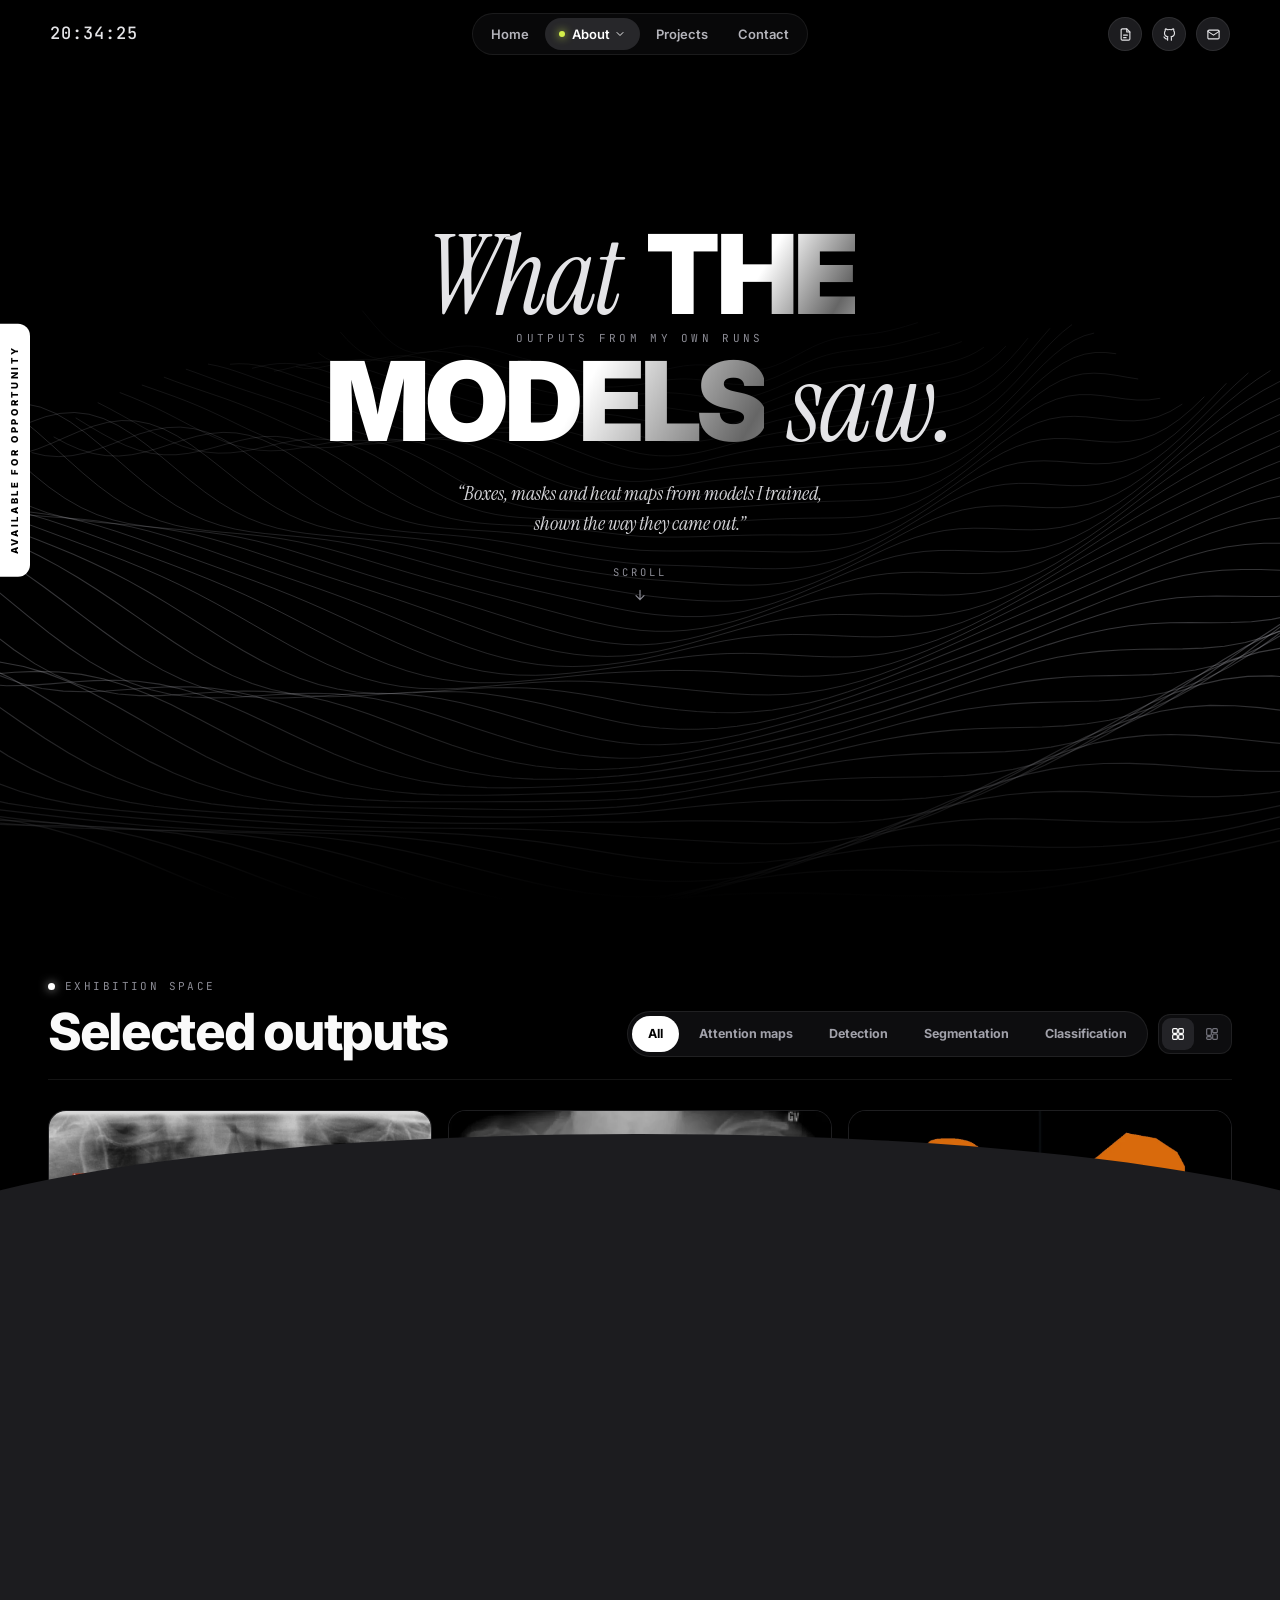
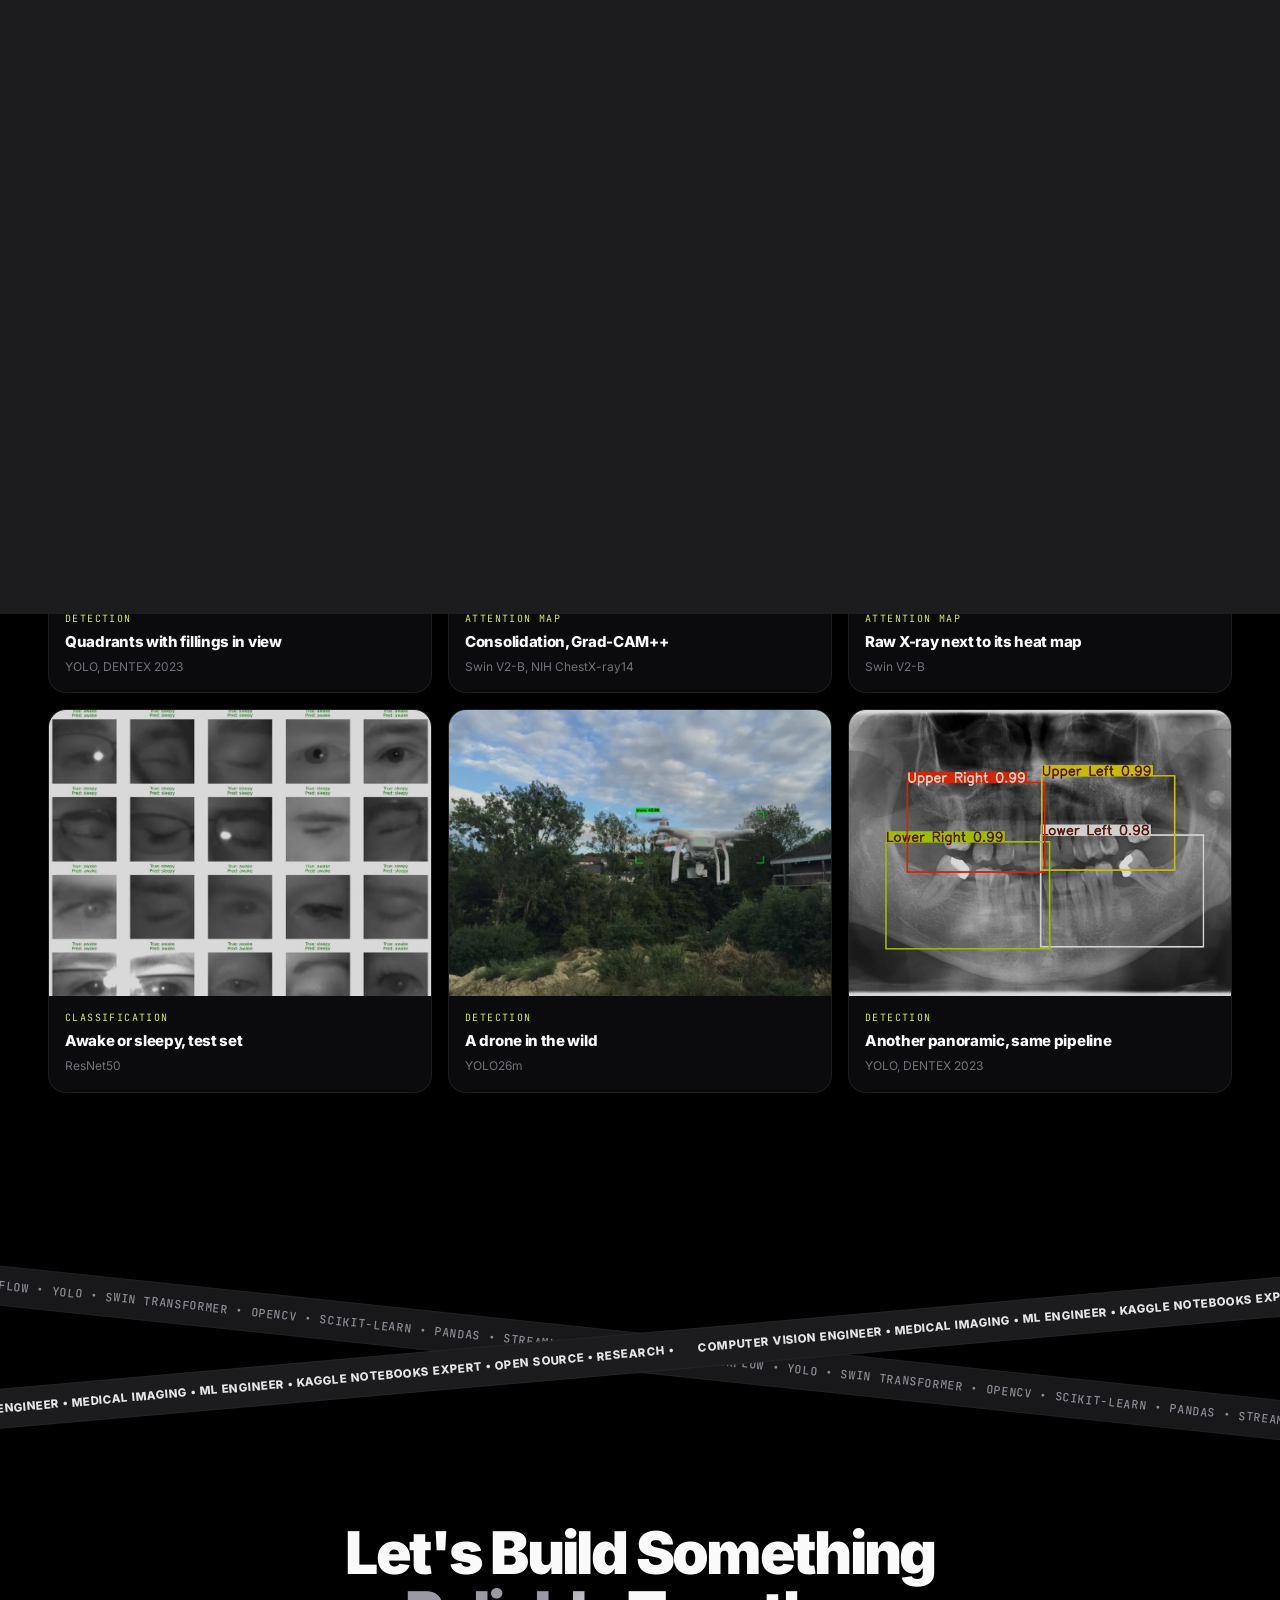
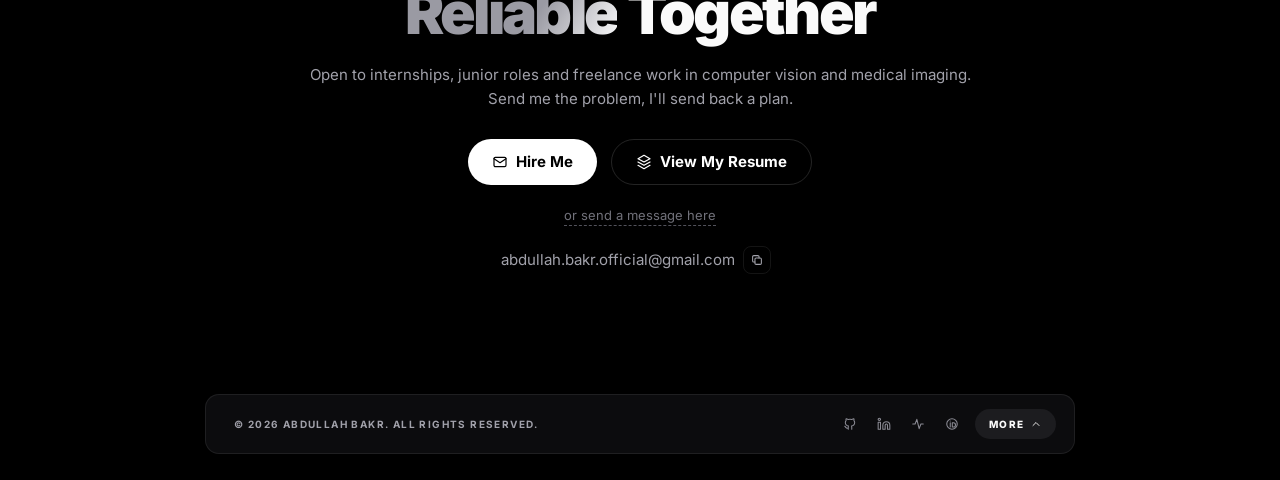
<file: gallery.html>
<!doctype html>
<html lang="en">
<head>
<meta charset="utf-8">
<meta name="viewport" content="width=device-width, initial-scale=1">
<title>Gallery | Abdullah Bakr</title>
<meta name="description" content="Model outputs up close: detection boxes, segmentation masks and attention maps from my own runs.">
<meta name="author" content="Abdullah Bakr">
<meta name="theme-color" content="#000000">
<link rel="canonical" href="https://abdubakr77.github.io/gallery.html">
<meta property="og:type" content="website">
<meta property="og:url" content="https://abdubakr77.github.io/gallery.html">
<meta property="og:title" content="Gallery | Abdullah Bakr">
<meta property="og:description" content="Model outputs up close: detection boxes, segmentation masks and attention maps from my own runs.">
<meta property="og:image" content="https://abdubakr77.github.io/assets/img/og.png">
<meta name="twitter:card" content="summary_large_image">
<meta name="twitter:image" content="https://abdubakr77.github.io/assets/img/og.png">
<link rel="icon" type="image/svg+xml" href="assets/img/favicon.svg">
<link rel="apple-touch-icon" href="assets/img/apple-touch-icon.png">
<link rel="preload" as="font" type="font/woff2" href="assets/fonts/inter-latin-wght-normal.woff2" crossorigin>
<link rel="stylesheet" href="assets/css/main.css">
<link rel="stylesheet" href="assets/css/pages.css">
<script>document.documentElement.classList.add('js');try{if(sessionStorage.getItem('pt')==='1'){document.documentElement.classList.add('pt-in');sessionStorage.removeItem('pt');}}catch(e){}</script>
<script type="application/ld+json">
{"@context":"https://schema.org","@type":"Person","name":"Abdullah Bakr","jobTitle":"Machine Learning Engineer, Computer Vision and Medical Imaging","email":"mailto:abdullah.bakr.official@gmail.com","url":"https://abdubakr77.github.io/","address":{"@type":"PostalAddress","addressRegion":"Monufiya","addressCountry":"EG"},"sameAs":["https://www.linkedin.com/in/abdubakr","https://github.com/abdubakr77","https://www.kaggle.com/abdullahbakr7","https://orcid.org/0009-0009-1638-4356","https://pypi.org/user/AbduBakr/"]}
</script>
</head>
<body class="page-gallery">
<a class="skip" href="#main">Skip to content</a>

<!-- loader -->
<div class="loader" id="loader" aria-hidden="true"><span class="loader__arc"></span></div>
<!-- page transition curtain -->
<div class="curtain" id="curtain" aria-hidden="true"></div>

<!-- top bar -->
<header class="bar" id="bar">
  <div class="bar__clock" aria-label="Local time in Egypt"><span id="clock">00:00:00</span></div>
  <nav class="bar__nav" aria-label="Main">
    <a href="index.html" data-nav="top">Home</a>
    <div class="dd">
      <button type="button" class="dd__btn is-current" aria-expanded="false" aria-controls="ddMenu"><i class="dd__dot" aria-hidden="true"></i>About <svg viewBox="0 0 24 24" aria-hidden="true"><path d="M6 9l6 6 6-6"/></svg></button>
      <div class="mega" id="ddMenu" hidden>
        <div class="mega__main">
          <a class="mega__big" href="projects.html">
            <span class="mega__grid" aria-hidden="true"></span><span class="mega__px" aria-hidden="true"><i></i><i></i><i></i><i></i></span>
            <svg class="mega__ic" viewBox="0 0 24 24" aria-hidden="true"><path d="M5 15c-1.5 1.3-2 5-2 5s3.7-.5 5-2c.7-.8.7-2.1-.1-2.9a2.2 2.2 0 0 0-2.9-.1zM12 15l-3-3a22 22 0 0 1 2-3.9A12.9 12.9 0 0 1 22 2c0 2.7-.8 7.5-6 11a22.4 22.4 0 0 1-4 2z"/><path d="M9 12H4s.6-3 2-4c1.6-1.1 5 0 5 0M12 15v5s3-.6 4-2c1.1-1.6 0-5 0-5"/></svg>
            <b>Projects</b><small>Every build, with the code</small>
          </a>
          <a class="mega__big" href="experience.html">
            <span class="mega__grid" aria-hidden="true"></span><span class="mega__px" aria-hidden="true"><i></i><i></i><i></i><i></i></span>
            <svg class="mega__ic" viewBox="0 0 24 24" aria-hidden="true"><rect x="3" y="7" width="18" height="13" rx="2"/><path d="M8 7V5a2 2 0 0 1 2-2h4a2 2 0 0 1 2 2v2M3 13h18"/></svg>
            <b>Experience</b><small>Roles, research and study</small>
          </a>
          <div class="mega__row">
            <a class="mega__sm" href="skills.html"><span><b>Skills</b><small>Tools and methods</small></span><svg viewBox="0 0 24 24" aria-hidden="true"><path d="M22 2L11 13M22 2l-7 20-4-9-9-4z"/></svg></a>
            <a class="mega__sm" href="achievements.html"><span><b>Achievements</b><small>Certificates and milestones</small></span><svg viewBox="0 0 24 24" aria-hidden="true"><path d="M8 21h8M12 17v4M7 4h10v5a5 5 0 0 1-10 0zM7 6H4v1a3 3 0 0 0 3 3M17 6h3v1a3 3 0 0 1-3 3"/></svg></a>
            <a class="mega__sm" href="https://www.linkedin.com/in/abdubakr/recent-activity/all/" target="_blank" rel="noopener"><span><b>Posts</b><small>Writing on LinkedIn</small></span><svg viewBox="0 0 24 24" aria-hidden="true"><path d="M2 4h7a3 3 0 0 1 3 3v13a2 2 0 0 0-2-2H2zM22 4h-7a3 3 0 0 0-3 3v13a2 2 0 0 1 2-2h8z"/></svg></a>
          </div>
        </div>
        <div class="mega__side">
          <a class="mega__item" href="gallery.html" aria-current="page"><span><b>Gallery</b><small>Model outputs, up close</small></span><svg viewBox="0 0 24 24" aria-hidden="true"><rect x="3" y="3" width="18" height="18" rx="2"/><circle cx="9" cy="9" r="2"/><path d="M21 15l-5-5L5 21"/></svg></a>
          <a class="mega__item" href="resume.html"><span><b>Resume</b><small>View or download my CV</small></span><svg viewBox="0 0 24 24" aria-hidden="true"><path d="M14 3H7a2 2 0 0 0-2 2v14a2 2 0 0 0 2 2h10a2 2 0 0 0 2-2V8z"/><path d="M14 3v5h5M9 13h6M9 17h4"/></svg></a>
          <button type="button" class="mega__item" data-open-form><span><b>Message</b><small>Send me a note</small></span><svg viewBox="0 0 24 24" aria-hidden="true"><path d="M21 12a8 8 0 0 1-11.6 7.1L3 21l1.9-6.4A8 8 0 1 1 21 12z"/></svg></button>
        </div>
      </div>
    </div>
    <a href="projects.html" data-nav="work">Projects</a>
    <a href="#contact" data-nav="contact">Contact</a>
  </nav>
  <div class="bar__icons">
    <a class="ib" href="resume.html" aria-label="View my resume" data-tip="Resume">
      <svg viewBox="0 0 24 24" aria-hidden="true"><path d="M14 3H7a2 2 0 0 0-2 2v14a2 2 0 0 0 2 2h10a2 2 0 0 0 2-2V8z"/><path d="M14 3v5h5M9 13h6M9 17h4"/></svg>
    </a>
    <a class="ib" href="https://github.com/abdubakr77" target="_blank" rel="noopener" aria-label="GitHub" data-tip="GitHub">
      <svg viewBox="0 0 24 24" aria-hidden="true"><path d="M9 19c-4.3 1.4-4.3-2.5-6-3m12 5v-3.5c0-1 .1-1.4-.5-2 2.8-.3 5.5-1.4 5.5-6a4.6 4.6 0 0 0-1.3-3.2 4.2 4.2 0 0 0-.1-3.2s-1.1-.3-3.5 1.3a12.3 12.3 0 0 0-6.2 0C6.5 2.8 5.4 3.1 5.4 3.1a4.2 4.2 0 0 0-.1 3.2A4.6 4.6 0 0 0 4 9.5c0 4.6 2.7 5.7 5.5 6-.6.6-.6 1.2-.5 2V21"/></svg>
    </a>
    <a class="ib" href="mailto:abdullah.bakr.official@gmail.com" aria-label="Email me" data-tip="Email">
      <svg viewBox="0 0 24 24" aria-hidden="true"><rect x="3" y="5" width="18" height="14" rx="2"/><path d="M3 7l9 6 9-6"/></svg>
    </a>
    <button type="button" class="ib ib--menu" id="menuBtn" aria-expanded="false" aria-controls="mobileMenu" aria-label="Open menu"><span></span><span></span></button>
  </div>
</header>

<div class="mmenu" id="mobileMenu" hidden>
  <nav aria-label="Mobile">
    <a href="index.html">Home</a><a href="projects.html">Projects</a><a href="experience.html">Experience</a><a href="skills.html">Skills</a><a href="achievements.html">Achievements</a><a href="gallery.html">Gallery</a><a href="resume.html">Resume</a><a href="#contact">Contact</a>
  </nav>
</div>

<a class="avail" href="#contact" aria-label="Available for opportunity, go to contact"><span>Available for opportunity</span></a>
<main id="main">
<section class="gl-hero" aria-labelledby="gl-h">
  <canvas class="gl-wave" id="glWave" aria-hidden="true"></canvas>
  <div class="gl-hero__in">
    <h1 id="gl-h" class="gl-hero__t">
      <span class="hl"><span class="hl__in" data-h><em>What</em> <span class="shiny">THE</span></span></span>
      <span class="gl-hero__mid" data-h>outputs from my own runs</span>
      <span class="hl"><span class="hl__in" data-h><span class="shiny">MODELS</span> <em>saw.</em></span></span>
    </h1>
    <p class="gl-hero__q" data-h>&ldquo;Boxes, masks and heat maps from models I trained,<br>shown the way they came out.&rdquo;</p>
    <a class="gl-hero__go" href="#works" data-h><span>Scroll</span><svg viewBox="0 0 24 24" aria-hidden="true"><path d="M12 5v14M6 13l6 6 6-6"/></svg></a>
  </div>
</section>

<section class="gl-works" id="works" aria-labelledby="works-h">
  <div class="gl-works__top">
    <div><p class="eyebrow">Exhibition space</p><h2 id="works-h">Selected outputs</h2></div>
    <div class="gl-works__tools">
      <div class="seg" id="glCats" role="group" aria-label="Filter outputs"></div>
      <div class="viewtg" role="group" aria-label="Layout">
        <button type="button" data-view="grid" aria-pressed="true" aria-label="Grid view"><svg viewBox="0 0 24 24"><rect x="4" y="4" width="7" height="7" rx="1.5"/><rect x="13" y="4" width="7" height="7" rx="1.5"/><rect x="4" y="13" width="7" height="7" rx="1.5"/><rect x="13" y="13" width="7" height="7" rx="1.5"/></svg></button>
        <button type="button" data-view="masonry" aria-pressed="false" aria-label="Masonry view"><svg viewBox="0 0 24 24"><rect x="4" y="4" width="7" height="10" rx="1.5"/><rect x="13" y="4" width="7" height="6" rx="1.5"/><rect x="4" y="16" width="7" height="4" rx="1.5"/><rect x="13" y="12" width="7" height="8" rx="1.5"/></svg></button>
      </div>
    </div>
  </div>
  <div class="gl-grid" id="glGrid"></div>
</section>

<div class="lb" id="lb" role="dialog" aria-modal="true" aria-label="Image viewer" hidden data-lenis-prevent>
  <div class="lb__stage" id="lbStage"><img id="lbImg" alt=""></div>
  <div class="lb__bar">
    <div class="lb__info"><p class="lb__k" id="lbK"></p><p class="lb__t" id="lbT"></p><p class="lb__d" id="lbD"></p></div>
    <div class="lb__ctl">
      <span class="lb__n" id="lbN"></span>
      <button type="button" class="lb__btn" id="lbZoom" aria-label="Zoom in"><svg viewBox="0 0 24 24"><circle cx="11" cy="11" r="7"/><path d="M20 20l-4-4M8 11h6M11 8v6"/></svg></button>
      <button type="button" class="lb__btn" id="lbPrev" aria-label="Previous image"><svg viewBox="0 0 24 24"><path d="M15 6l-6 6 6 6"/></svg></button>
      <button type="button" class="lb__btn" id="lbNext" aria-label="Next image"><svg viewBox="0 0 24 24"><path d="M9 6l6 6-6 6"/></svg></button>
      <button type="button" class="lb__btn" id="lbClose" aria-label="Close viewer"><svg viewBox="0 0 24 24"><path d="M6 6l12 12M18 6L6 18"/></svg></button>
    </div>
  </div>
</div>
<!-- ================= TAPES + CTA ================= -->
<section class="cta" id="contact" aria-labelledby="cta-h">
  <div class="tapes" aria-hidden="true">
    <div class="tape tape--a"><div class="tape__track"><span>PYTORCH &bull; TENSORFLOW &bull; YOLO &bull; SWIN TRANSFORMER &bull; OPENCV &bull; SCIKIT-LEARN &bull; PANDAS &bull; STREAMLIT &bull;</span><span>PYTORCH &bull; TENSORFLOW &bull; YOLO &bull; SWIN TRANSFORMER &bull; OPENCV &bull; SCIKIT-LEARN &bull; PANDAS &bull; STREAMLIT &bull;</span></div></div>
    <div class="tape tape--b"><div class="tape__track"><span>COMPUTER VISION ENGINEER &bull; MEDICAL IMAGING &bull; ML ENGINEER &bull; KAGGLE NOTEBOOKS EXPERT &bull; OPEN SOURCE &bull; RESEARCH &bull;</span><span>COMPUTER VISION ENGINEER &bull; MEDICAL IMAGING &bull; ML ENGINEER &bull; KAGGLE NOTEBOOKS EXPERT &bull; OPEN SOURCE &bull; RESEARCH &bull;</span></div></div>
  </div>
  <div class="cta__in" data-rv>
    <h2 id="cta-h">Let's Build Something<br><span class="cta__word" id="ctaWord">Reliable</span> Together</h2>
    <p>Open to internships, junior roles and freelance work in computer vision and medical imaging.<br>Send me the problem, I'll send back a plan.</p>
    <div class="cta__btns">
      <a class="pill-btn pill-btn--light" href="mailto:abdullah.bakr.official@gmail.com"><svg viewBox="0 0 24 24" aria-hidden="true"><rect x="3" y="5" width="18" height="14" rx="2"/><path d="M3 7l9 6 9-6"/></svg>Hire Me</a>
      <a class="pill-btn pill-btn--ghost" href="resume.html"><svg viewBox="0 0 24 24" aria-hidden="true"><path d="M12 2l9 5-9 5-9-5 9-5zM3 12l9 5 9-5M3 17l9 5 9-5"/></svg>View My Resume</a>
    </div>
    <button type="button" class="cta__msg" data-open-form>or send a message here</button>
    <p class="cta__mail"><a href="mailto:abdullah.bakr.official@gmail.com">abdullah.bakr.official@gmail.com</a><button type="button" class="copy" id="copyEmail" aria-label="Copy email address"><svg viewBox="0 0 24 24" aria-hidden="true"><rect x="8.5" y="8.5" width="11" height="11" rx="2"/><path d="M15.5 8.5V6.5a2 2 0 0 0-2-2h-7a2 2 0 0 0-2 2v7a2 2 0 0 0 2 2h2"/></svg></button><span class="copied" id="copied" role="status" aria-live="polite"></span></p>
  </div>
</section>
</main>

<footer class="foot">
  <div class="foot__bar">
    <p>&copy; <span id="year">2026</span> Abdullah Bakr. All rights reserved.</p>
    <div class="foot__ic">
      <a href="https://github.com/abdubakr77" target="_blank" rel="noopener" aria-label="GitHub"><svg viewBox="0 0 24 24"><path d="M9 19c-4.3 1.4-4.3-2.5-6-3m12 5v-3.5c0-1 .1-1.4-.5-2 2.8-.3 5.5-1.4 5.5-6a4.6 4.6 0 0 0-1.3-3.2 4.2 4.2 0 0 0-.1-3.2s-1.1-.3-3.5 1.3a12.3 12.3 0 0 0-6.2 0C6.5 2.8 5.4 3.1 5.4 3.1a4.2 4.2 0 0 0-.1 3.2A4.6 4.6 0 0 0 4 9.5c0 4.6 2.7 5.7 5.5 6-.6.6-.6 1.2-.5 2V21"/></svg></a>
      <a href="https://www.linkedin.com/in/abdubakr" target="_blank" rel="noopener" aria-label="LinkedIn"><svg viewBox="0 0 24 24"><path d="M16 8a6 6 0 0 1 6 6v7h-4v-7a2 2 0 0 0-4 0v7h-4v-7a6 6 0 0 1 6-6zM2 9h4v12H2zM4 2a2 2 0 1 1 0 4 2 2 0 0 1 0-4z"/></svg></a>
      <a href="https://www.kaggle.com/abdullahbakr7" target="_blank" rel="noopener" aria-label="Kaggle"><svg viewBox="0 0 24 24"><path d="M3 12h4l3-8 4 16 3-8h4"/></svg></a>
      <a href="https://orcid.org/0009-0009-1638-4356" target="_blank" rel="noopener" aria-label="ORCID"><svg viewBox="0 0 24 24"><circle cx="12" cy="12" r="9"/><path d="M9 10v7M9 7v.01M12.5 10h2a3.5 3.5 0 0 1 0 7h-2z"/></svg></a>
      <button type="button" class="foot__more" id="footMore" aria-expanded="false" aria-controls="footLinks">More <svg viewBox="0 0 24 24" aria-hidden="true"><path d="M6 15l6-6 6 6"/></svg></button>
    </div>
  </div>
  <div class="foot__links" id="footLinks" hidden>
    <a href="Abdullah_Bakr_CV.pdf" target="_blank" rel="noopener">CV (PDF)</a>
    <a href="https://www.researchsquare.com/article/rs-10932750/latest" target="_blank" rel="noopener">Chest X-ray preprint</a>
    <a href="https://pypi.org/project/deepcsv/" target="_blank" rel="noopener">deepcsv on PyPI</a>
    <a href="tel:+201553996442">+20 155 399 6442</a>
  </div>
</footer>

<button type="button" class="totop" id="toTop" aria-label="Back to top"><svg viewBox="0 0 24 24" aria-hidden="true"><path d="M12 19V5M6 11l6-6 6 6"/></svg></button>

<!-- contact form dialog -->
<dialog data-lenis-prevent class="dlg dlg--form" id="formDlg" aria-labelledby="formTitle">
  <div class="dlg__head"><h3 id="formTitle">Send a message</h3><button type="button" class="dlg__x dlg__x--in" data-close aria-label="Close form"><svg viewBox="0 0 24 24"><path d="M6 6l12 12M18 6L6 18"/></svg></button></div>
  <form class="form" id="contactForm" action="https://formsubmit.co/abdullah.bakr.official@gmail.com" method="POST" novalidate>
    <input type="hidden" name="_subject" value="New message from abdubakr77.github.io">
    <input type="hidden" name="_template" value="table">
    <input type="text" name="_honey" class="hp" tabindex="-1" autocomplete="off" aria-hidden="true">
    <label class="field"><span>Your name</span><input id="f-name" name="name" type="text" autocomplete="name" required></label>
    <label class="field"><span>Your email</span><input id="f-email" name="email" type="email" autocomplete="email" required></label>
    <label class="field"><span>What are you working on?</span><textarea id="f-msg" name="message" rows="5" required></textarea></label>
    <button class="pill-btn pill-btn--light" type="submit" id="sendBtn">Send message</button>
    <p class="form__status" id="formStatus" role="status" aria-live="polite"></p>
  </form>
</dialog>

<script src="assets/js/vendor/gsap.min.js" defer></script>
<script src="assets/js/vendor/ScrollTrigger.min.js" defer></script>
<script src="assets/js/vendor/lenis.min.js" defer></script>
<script src="assets/js/core.js" defer></script>
<script src="assets/js/data.js" defer></script>
<script src="assets/js/pages/gallery.js" defer></script>
</body>
</html>
</file>
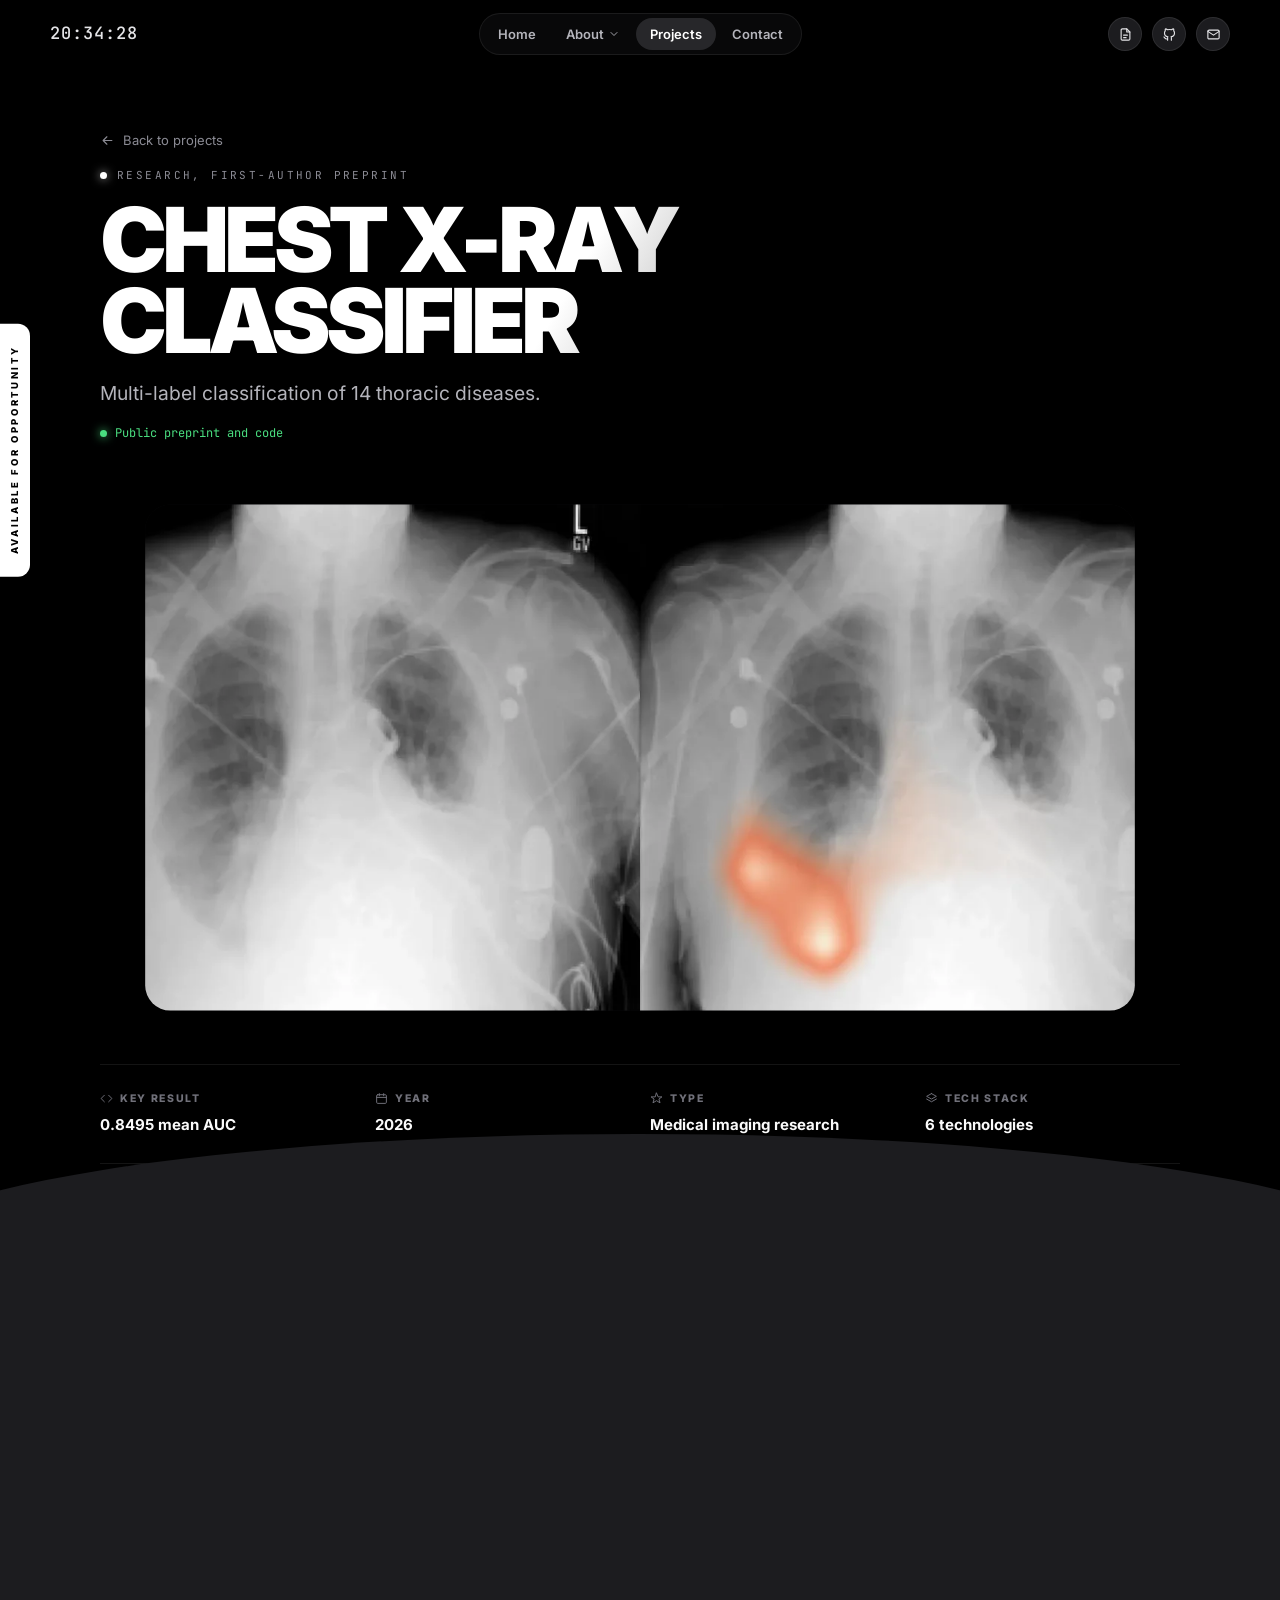
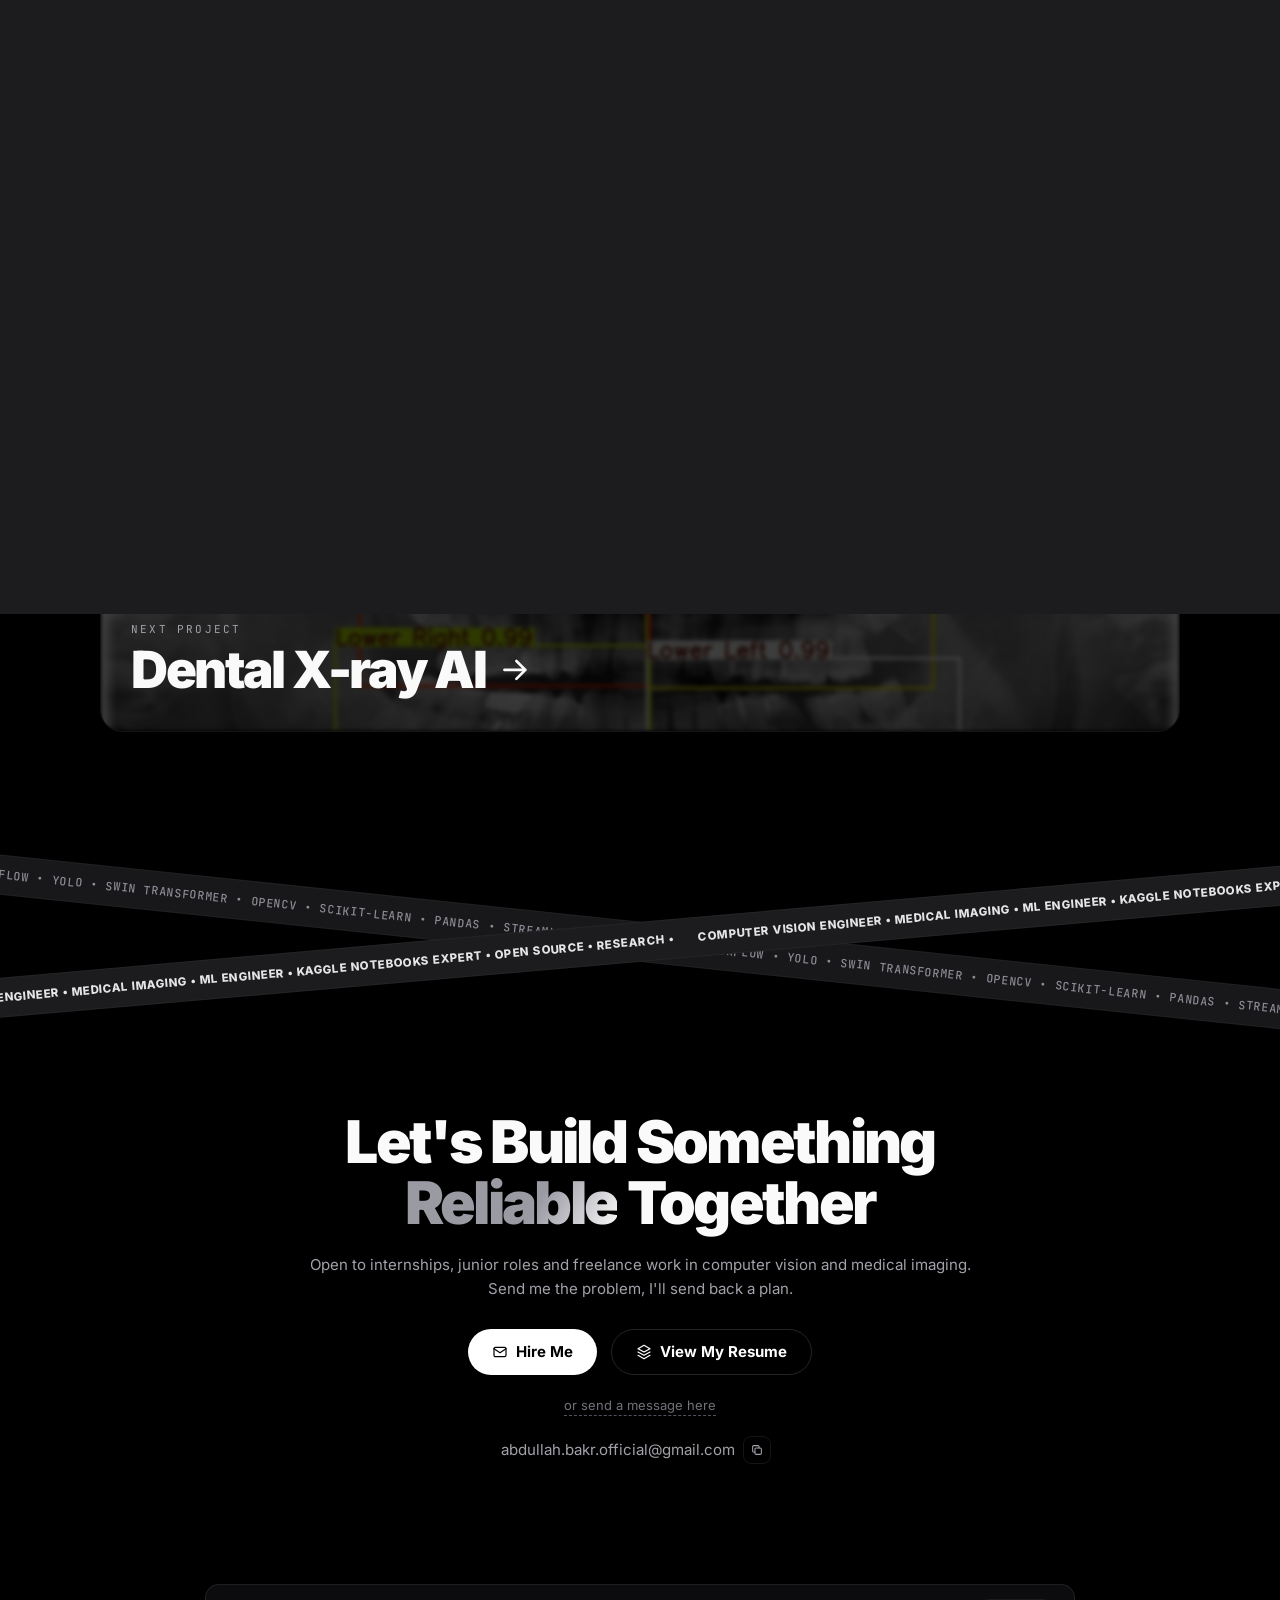
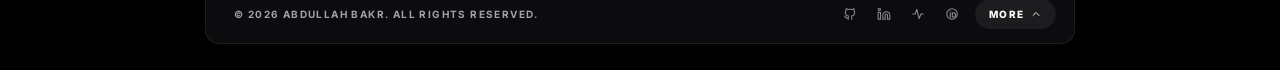
<file: project.html>
<!doctype html>
<html lang="en">
<head>
<meta charset="utf-8">
<meta name="viewport" content="width=device-width, initial-scale=1">
<title>Project | Abdullah Bakr</title>
<meta name="description" content="Project details: what was built, how it was evaluated and where the code lives.">
<meta name="author" content="Abdullah Bakr">
<meta name="theme-color" content="#000000">
<link rel="canonical" href="https://abdubakr77.github.io/project.html">
<meta property="og:type" content="website">
<meta property="og:url" content="https://abdubakr77.github.io/project.html">
<meta property="og:title" content="Project | Abdullah Bakr">
<meta property="og:description" content="Project details: what was built, how it was evaluated and where the code lives.">
<meta property="og:image" content="https://abdubakr77.github.io/assets/img/og.png">
<meta name="twitter:card" content="summary_large_image">
<meta name="twitter:image" content="https://abdubakr77.github.io/assets/img/og.png">
<link rel="icon" type="image/svg+xml" href="assets/img/favicon.svg">
<link rel="apple-touch-icon" href="assets/img/apple-touch-icon.png">
<link rel="preload" as="font" type="font/woff2" href="assets/fonts/inter-latin-wght-normal.woff2" crossorigin>
<link rel="stylesheet" href="assets/css/main.css">
<link rel="stylesheet" href="assets/css/pages.css">
<script>document.documentElement.classList.add('js');try{if(sessionStorage.getItem('pt')==='1'){document.documentElement.classList.add('pt-in');sessionStorage.removeItem('pt');}}catch(e){}</script>
<script type="application/ld+json">
{"@context":"https://schema.org","@type":"Person","name":"Abdullah Bakr","jobTitle":"Machine Learning Engineer, Computer Vision and Medical Imaging","email":"mailto:abdullah.bakr.official@gmail.com","url":"https://abdubakr77.github.io/","address":{"@type":"PostalAddress","addressRegion":"Monufiya","addressCountry":"EG"},"sameAs":["https://www.linkedin.com/in/abdubakr","https://github.com/abdubakr77","https://www.kaggle.com/abdullahbakr7","https://orcid.org/0009-0009-1638-4356","https://pypi.org/user/AbduBakr/"]}
</script>
</head>
<body class="page-project">
<a class="skip" href="#main">Skip to content</a>

<!-- loader -->
<div class="loader" id="loader" aria-hidden="true"><span class="loader__arc"></span></div>
<!-- page transition curtain -->
<div class="curtain" id="curtain" aria-hidden="true"></div>

<!-- top bar -->
<header class="bar" id="bar">
  <div class="bar__clock" aria-label="Local time in Egypt"><span id="clock">00:00:00</span></div>
  <nav class="bar__nav" aria-label="Main">
    <a href="index.html" data-nav="top">Home</a>
    <div class="dd">
      <button type="button" class="dd__btn" aria-expanded="false" aria-controls="ddMenu"><i class="dd__dot" aria-hidden="true"></i>About <svg viewBox="0 0 24 24" aria-hidden="true"><path d="M6 9l6 6 6-6"/></svg></button>
      <div class="mega" id="ddMenu" hidden>
        <div class="mega__main">
          <a class="mega__big" href="projects.html" aria-current="page">
            <span class="mega__grid" aria-hidden="true"></span><span class="mega__px" aria-hidden="true"><i></i><i></i><i></i><i></i></span>
            <svg class="mega__ic" viewBox="0 0 24 24" aria-hidden="true"><path d="M5 15c-1.5 1.3-2 5-2 5s3.7-.5 5-2c.7-.8.7-2.1-.1-2.9a2.2 2.2 0 0 0-2.9-.1zM12 15l-3-3a22 22 0 0 1 2-3.9A12.9 12.9 0 0 1 22 2c0 2.7-.8 7.5-6 11a22.4 22.4 0 0 1-4 2z"/><path d="M9 12H4s.6-3 2-4c1.6-1.1 5 0 5 0M12 15v5s3-.6 4-2c1.1-1.6 0-5 0-5"/></svg>
            <b>Projects</b><small>Every build, with the code</small>
          </a>
          <a class="mega__big" href="experience.html">
            <span class="mega__grid" aria-hidden="true"></span><span class="mega__px" aria-hidden="true"><i></i><i></i><i></i><i></i></span>
            <svg class="mega__ic" viewBox="0 0 24 24" aria-hidden="true"><rect x="3" y="7" width="18" height="13" rx="2"/><path d="M8 7V5a2 2 0 0 1 2-2h4a2 2 0 0 1 2 2v2M3 13h18"/></svg>
            <b>Experience</b><small>Roles, research and study</small>
          </a>
          <div class="mega__row">
            <a class="mega__sm" href="skills.html"><span><b>Skills</b><small>Tools and methods</small></span><svg viewBox="0 0 24 24" aria-hidden="true"><path d="M22 2L11 13M22 2l-7 20-4-9-9-4z"/></svg></a>
            <a class="mega__sm" href="achievements.html"><span><b>Achievements</b><small>Certificates and milestones</small></span><svg viewBox="0 0 24 24" aria-hidden="true"><path d="M8 21h8M12 17v4M7 4h10v5a5 5 0 0 1-10 0zM7 6H4v1a3 3 0 0 0 3 3M17 6h3v1a3 3 0 0 1-3 3"/></svg></a>
            <a class="mega__sm" href="https://www.linkedin.com/in/abdubakr/recent-activity/all/" target="_blank" rel="noopener"><span><b>Posts</b><small>Writing on LinkedIn</small></span><svg viewBox="0 0 24 24" aria-hidden="true"><path d="M2 4h7a3 3 0 0 1 3 3v13a2 2 0 0 0-2-2H2zM22 4h-7a3 3 0 0 0-3 3v13a2 2 0 0 1 2-2h8z"/></svg></a>
          </div>
        </div>
        <div class="mega__side">
          <a class="mega__item" href="gallery.html"><span><b>Gallery</b><small>Model outputs, up close</small></span><svg viewBox="0 0 24 24" aria-hidden="true"><rect x="3" y="3" width="18" height="18" rx="2"/><circle cx="9" cy="9" r="2"/><path d="M21 15l-5-5L5 21"/></svg></a>
          <a class="mega__item" href="resume.html"><span><b>Resume</b><small>View or download my CV</small></span><svg viewBox="0 0 24 24" aria-hidden="true"><path d="M14 3H7a2 2 0 0 0-2 2v14a2 2 0 0 0 2 2h10a2 2 0 0 0 2-2V8z"/><path d="M14 3v5h5M9 13h6M9 17h4"/></svg></a>
          <button type="button" class="mega__item" data-open-form><span><b>Message</b><small>Send me a note</small></span><svg viewBox="0 0 24 24" aria-hidden="true"><path d="M21 12a8 8 0 0 1-11.6 7.1L3 21l1.9-6.4A8 8 0 1 1 21 12z"/></svg></button>
        </div>
      </div>
    </div>
    <a href="projects.html" data-nav="work" class="is-active">Projects</a>
    <a href="#contact" data-nav="contact">Contact</a>
  </nav>
  <div class="bar__icons">
    <a class="ib" href="resume.html" aria-label="View my resume" data-tip="Resume">
      <svg viewBox="0 0 24 24" aria-hidden="true"><path d="M14 3H7a2 2 0 0 0-2 2v14a2 2 0 0 0 2 2h10a2 2 0 0 0 2-2V8z"/><path d="M14 3v5h5M9 13h6M9 17h4"/></svg>
    </a>
    <a class="ib" href="https://github.com/abdubakr77" target="_blank" rel="noopener" aria-label="GitHub" data-tip="GitHub">
      <svg viewBox="0 0 24 24" aria-hidden="true"><path d="M9 19c-4.3 1.4-4.3-2.5-6-3m12 5v-3.5c0-1 .1-1.4-.5-2 2.8-.3 5.5-1.4 5.5-6a4.6 4.6 0 0 0-1.3-3.2 4.2 4.2 0 0 0-.1-3.2s-1.1-.3-3.5 1.3a12.3 12.3 0 0 0-6.2 0C6.5 2.8 5.4 3.1 5.4 3.1a4.2 4.2 0 0 0-.1 3.2A4.6 4.6 0 0 0 4 9.5c0 4.6 2.7 5.7 5.5 6-.6.6-.6 1.2-.5 2V21"/></svg>
    </a>
    <a class="ib" href="mailto:abdullah.bakr.official@gmail.com" aria-label="Email me" data-tip="Email">
      <svg viewBox="0 0 24 24" aria-hidden="true"><rect x="3" y="5" width="18" height="14" rx="2"/><path d="M3 7l9 6 9-6"/></svg>
    </a>
    <button type="button" class="ib ib--menu" id="menuBtn" aria-expanded="false" aria-controls="mobileMenu" aria-label="Open menu"><span></span><span></span></button>
  </div>
</header>

<div class="mmenu" id="mobileMenu" hidden>
  <nav aria-label="Mobile">
    <a href="index.html">Home</a><a href="projects.html">Projects</a><a href="experience.html">Experience</a><a href="skills.html">Skills</a><a href="achievements.html">Achievements</a><a href="gallery.html">Gallery</a><a href="resume.html">Resume</a><a href="#contact">Contact</a>
  </nav>
</div>

<a class="avail" href="#contact" aria-label="Available for opportunity, go to contact"><span>Available for opportunity</span></a>
<main id="main">
<article class="pd2" id="pd2">
  <header class="pd2__head">
    <a class="pd2__back" href="projects.html"><svg viewBox="0 0 24 24" aria-hidden="true"><path d="M19 12H5M11 18l-6-6 6-6"/></svg>Back to projects</a>
    <p class="eyebrow" id="pdKind" data-h>Project</p>
    <h1 class="pd2__t" id="pdTitle"><span class="hl"><span class="hl__in shiny" data-h>Project</span></span></h1>
    <p class="pd2__lead" id="pdLead" data-h></p>
    <p class="pd2__status" data-h><i class="dot"></i><span id="pdStatus">Public code</span></p>
  </header>
  <figure class="pd2__hero" id="pdHero"><img id="pdImg" alt=""></figure>
  <dl class="pd2__meta" id="pdMeta"></dl>
  <div class="pd2__body">
    <div class="pd2__main" id="pdMain"></div>
    <aside class="pd2__side">
      <div class="pd2__box">
        <p class="pd2__lbl">Project access</p>
        <div class="pd2__links" id="pdLinks"></div>
      </div>
      <div class="pd2__box">
        <p class="pd2__lbl">Technologies</p>
        <div class="pd2__tech" id="pdTech"></div>
      </div>
      <nav class="pd2__box" aria-label="On this page">
        <p class="pd2__lbl">On this page</p>
        <ol class="pd2__toc" id="pdToc"></ol>
      </nav>
    </aside>
  </div>
  <a class="pd2__next" id="pdNext" href="projects.html"></a>
</article>
<!-- ================= TAPES + CTA ================= -->
<section class="cta" id="contact" aria-labelledby="cta-h">
  <div class="tapes" aria-hidden="true">
    <div class="tape tape--a"><div class="tape__track"><span>PYTORCH &bull; TENSORFLOW &bull; YOLO &bull; SWIN TRANSFORMER &bull; OPENCV &bull; SCIKIT-LEARN &bull; PANDAS &bull; STREAMLIT &bull;</span><span>PYTORCH &bull; TENSORFLOW &bull; YOLO &bull; SWIN TRANSFORMER &bull; OPENCV &bull; SCIKIT-LEARN &bull; PANDAS &bull; STREAMLIT &bull;</span></div></div>
    <div class="tape tape--b"><div class="tape__track"><span>COMPUTER VISION ENGINEER &bull; MEDICAL IMAGING &bull; ML ENGINEER &bull; KAGGLE NOTEBOOKS EXPERT &bull; OPEN SOURCE &bull; RESEARCH &bull;</span><span>COMPUTER VISION ENGINEER &bull; MEDICAL IMAGING &bull; ML ENGINEER &bull; KAGGLE NOTEBOOKS EXPERT &bull; OPEN SOURCE &bull; RESEARCH &bull;</span></div></div>
  </div>
  <div class="cta__in" data-rv>
    <h2 id="cta-h">Let's Build Something<br><span class="cta__word" id="ctaWord">Reliable</span> Together</h2>
    <p>Open to internships, junior roles and freelance work in computer vision and medical imaging.<br>Send me the problem, I'll send back a plan.</p>
    <div class="cta__btns">
      <a class="pill-btn pill-btn--light" href="mailto:abdullah.bakr.official@gmail.com"><svg viewBox="0 0 24 24" aria-hidden="true"><rect x="3" y="5" width="18" height="14" rx="2"/><path d="M3 7l9 6 9-6"/></svg>Hire Me</a>
      <a class="pill-btn pill-btn--ghost" href="resume.html"><svg viewBox="0 0 24 24" aria-hidden="true"><path d="M12 2l9 5-9 5-9-5 9-5zM3 12l9 5 9-5M3 17l9 5 9-5"/></svg>View My Resume</a>
    </div>
    <button type="button" class="cta__msg" data-open-form>or send a message here</button>
    <p class="cta__mail"><a href="mailto:abdullah.bakr.official@gmail.com">abdullah.bakr.official@gmail.com</a><button type="button" class="copy" id="copyEmail" aria-label="Copy email address"><svg viewBox="0 0 24 24" aria-hidden="true"><rect x="8.5" y="8.5" width="11" height="11" rx="2"/><path d="M15.5 8.5V6.5a2 2 0 0 0-2-2h-7a2 2 0 0 0-2 2v7a2 2 0 0 0 2 2h2"/></svg></button><span class="copied" id="copied" role="status" aria-live="polite"></span></p>
  </div>
</section>
</main>

<footer class="foot">
  <div class="foot__bar">
    <p>&copy; <span id="year">2026</span> Abdullah Bakr. All rights reserved.</p>
    <div class="foot__ic">
      <a href="https://github.com/abdubakr77" target="_blank" rel="noopener" aria-label="GitHub"><svg viewBox="0 0 24 24"><path d="M9 19c-4.3 1.4-4.3-2.5-6-3m12 5v-3.5c0-1 .1-1.4-.5-2 2.8-.3 5.5-1.4 5.5-6a4.6 4.6 0 0 0-1.3-3.2 4.2 4.2 0 0 0-.1-3.2s-1.1-.3-3.5 1.3a12.3 12.3 0 0 0-6.2 0C6.5 2.8 5.4 3.1 5.4 3.1a4.2 4.2 0 0 0-.1 3.2A4.6 4.6 0 0 0 4 9.5c0 4.6 2.7 5.7 5.5 6-.6.6-.6 1.2-.5 2V21"/></svg></a>
      <a href="https://www.linkedin.com/in/abdubakr" target="_blank" rel="noopener" aria-label="LinkedIn"><svg viewBox="0 0 24 24"><path d="M16 8a6 6 0 0 1 6 6v7h-4v-7a2 2 0 0 0-4 0v7h-4v-7a6 6 0 0 1 6-6zM2 9h4v12H2zM4 2a2 2 0 1 1 0 4 2 2 0 0 1 0-4z"/></svg></a>
      <a href="https://www.kaggle.com/abdullahbakr7" target="_blank" rel="noopener" aria-label="Kaggle"><svg viewBox="0 0 24 24"><path d="M3 12h4l3-8 4 16 3-8h4"/></svg></a>
      <a href="https://orcid.org/0009-0009-1638-4356" target="_blank" rel="noopener" aria-label="ORCID"><svg viewBox="0 0 24 24"><circle cx="12" cy="12" r="9"/><path d="M9 10v7M9 7v.01M12.5 10h2a3.5 3.5 0 0 1 0 7h-2z"/></svg></a>
      <button type="button" class="foot__more" id="footMore" aria-expanded="false" aria-controls="footLinks">More <svg viewBox="0 0 24 24" aria-hidden="true"><path d="M6 15l6-6 6 6"/></svg></button>
    </div>
  </div>
  <div class="foot__links" id="footLinks" hidden>
    <a href="Abdullah_Bakr_CV.pdf" target="_blank" rel="noopener">CV (PDF)</a>
    <a href="https://www.researchsquare.com/article/rs-10932750/latest" target="_blank" rel="noopener">Chest X-ray preprint</a>
    <a href="https://pypi.org/project/deepcsv/" target="_blank" rel="noopener">deepcsv on PyPI</a>
    <a href="tel:+201553996442">+20 155 399 6442</a>
  </div>
</footer>

<button type="button" class="totop" id="toTop" aria-label="Back to top"><svg viewBox="0 0 24 24" aria-hidden="true"><path d="M12 19V5M6 11l6-6 6 6"/></svg></button>

<!-- contact form dialog -->
<dialog data-lenis-prevent class="dlg dlg--form" id="formDlg" aria-labelledby="formTitle">
  <div class="dlg__head"><h3 id="formTitle">Send a message</h3><button type="button" class="dlg__x dlg__x--in" data-close aria-label="Close form"><svg viewBox="0 0 24 24"><path d="M6 6l12 12M18 6L6 18"/></svg></button></div>
  <form class="form" id="contactForm" action="https://formsubmit.co/abdullah.bakr.official@gmail.com" method="POST" novalidate>
    <input type="hidden" name="_subject" value="New message from abdubakr77.github.io">
    <input type="hidden" name="_template" value="table">
    <input type="text" name="_honey" class="hp" tabindex="-1" autocomplete="off" aria-hidden="true">
    <label class="field"><span>Your name</span><input id="f-name" name="name" type="text" autocomplete="name" required></label>
    <label class="field"><span>Your email</span><input id="f-email" name="email" type="email" autocomplete="email" required></label>
    <label class="field"><span>What are you working on?</span><textarea id="f-msg" name="message" rows="5" required></textarea></label>
    <button class="pill-btn pill-btn--light" type="submit" id="sendBtn">Send message</button>
    <p class="form__status" id="formStatus" role="status" aria-live="polite"></p>
  </form>
</dialog>

<script src="assets/js/vendor/gsap.min.js" defer></script>
<script src="assets/js/vendor/ScrollTrigger.min.js" defer></script>
<script src="assets/js/vendor/lenis.min.js" defer></script>
<script src="assets/js/core.js" defer></script>
<script src="assets/js/data.js" defer></script>
<script src="assets/js/pages/project.js" defer></script>
</body>
</html>
</file>
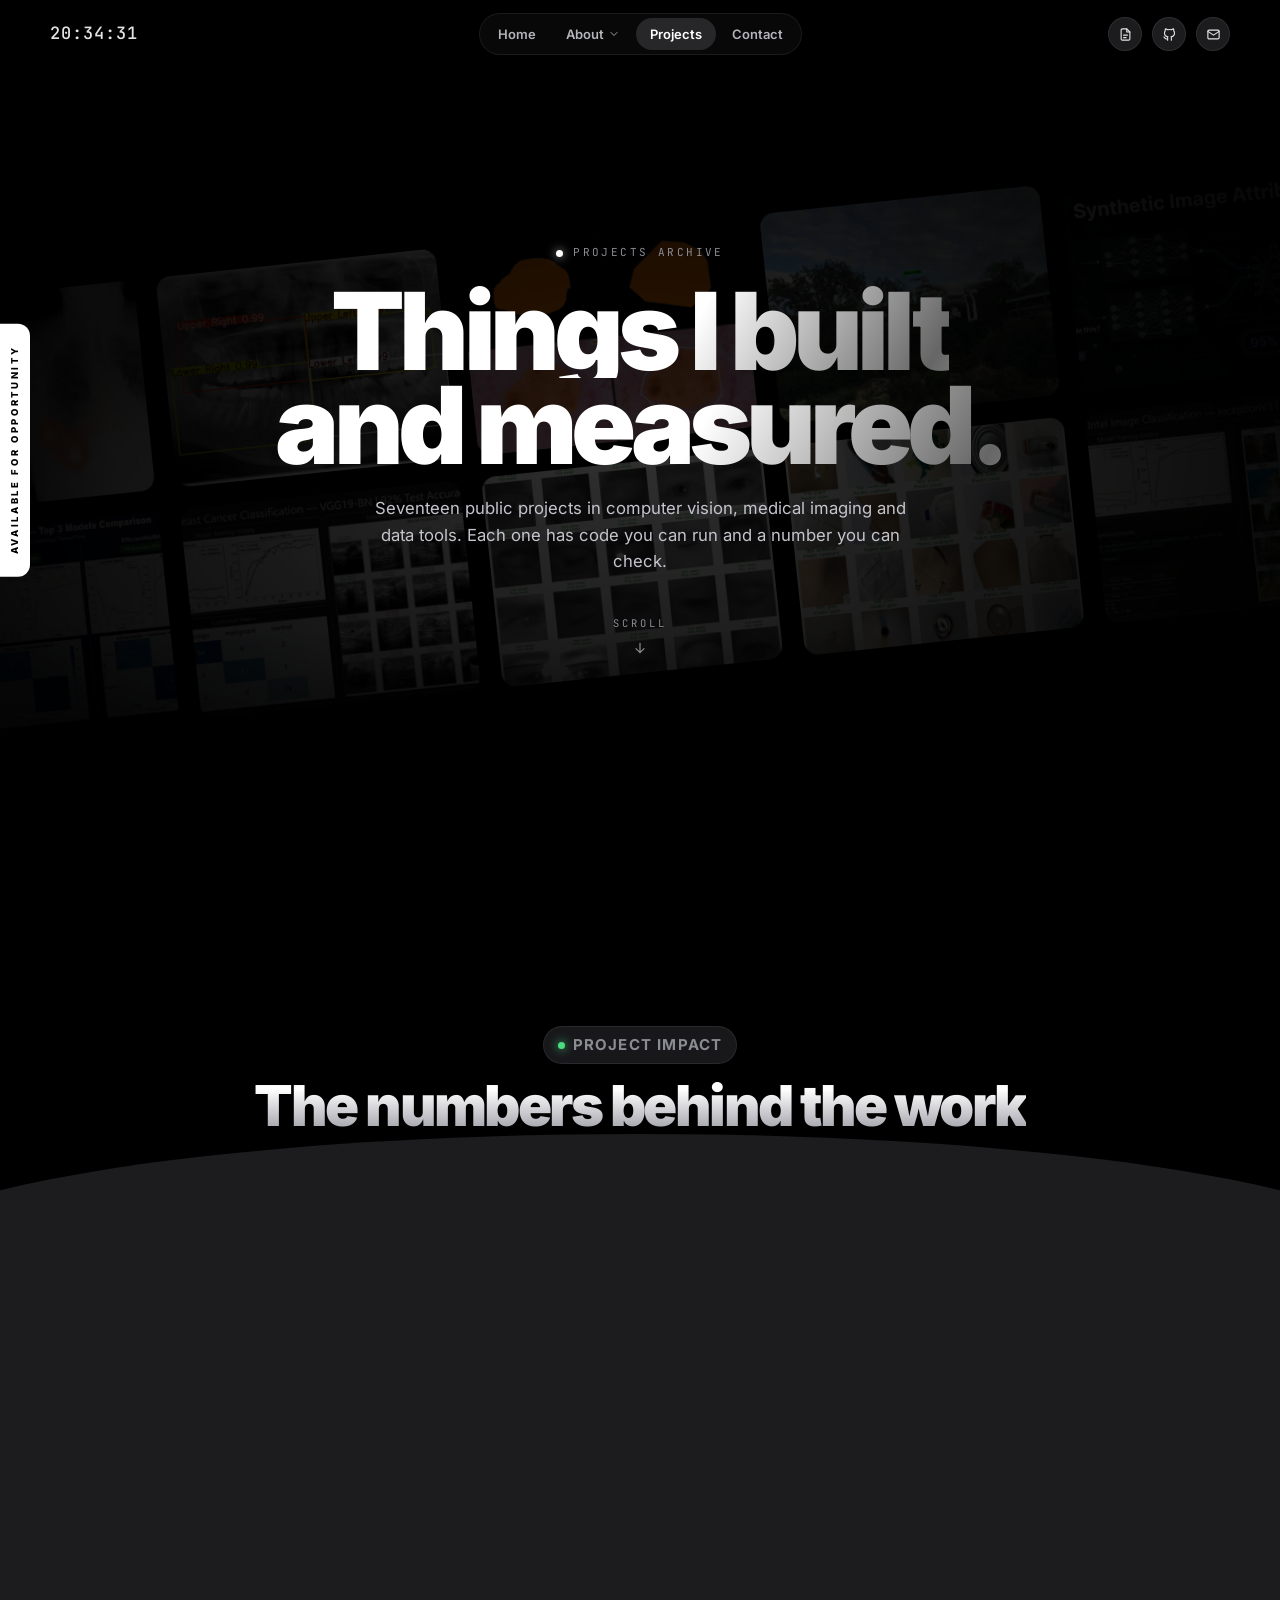
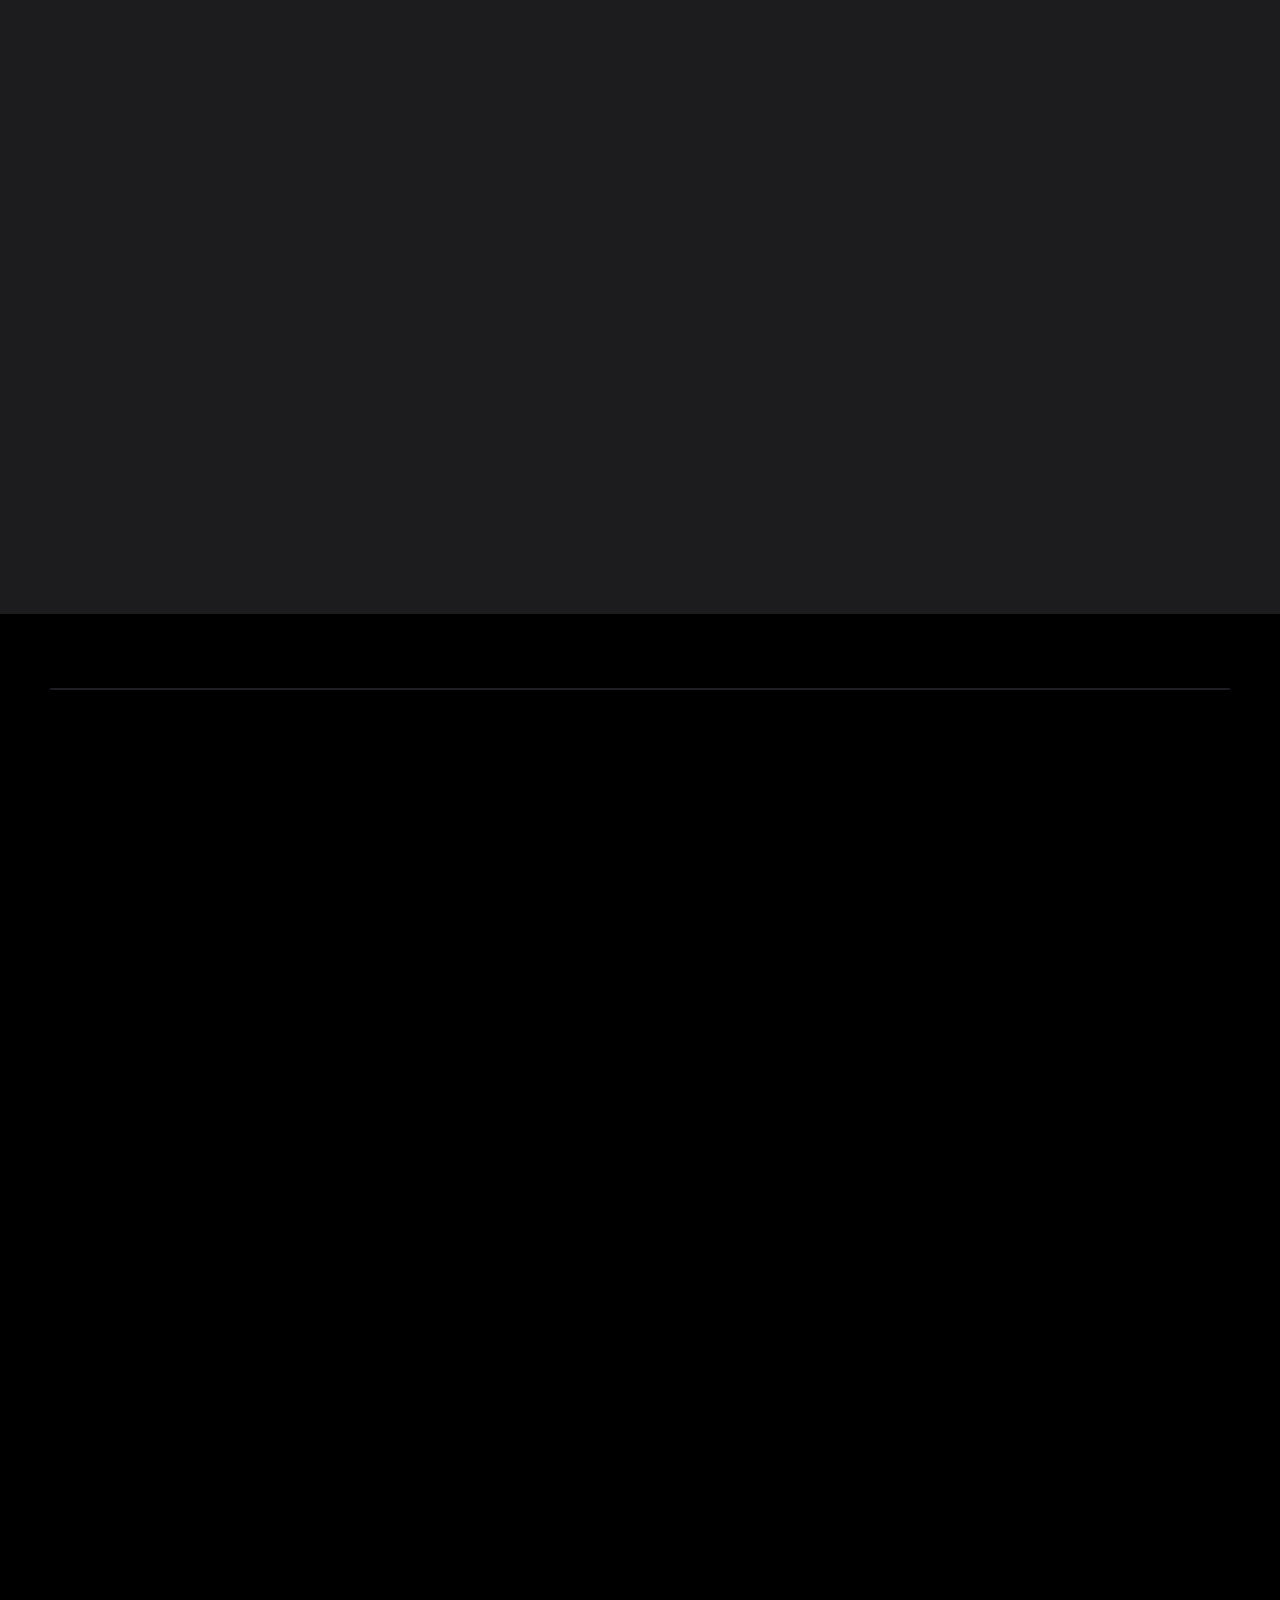
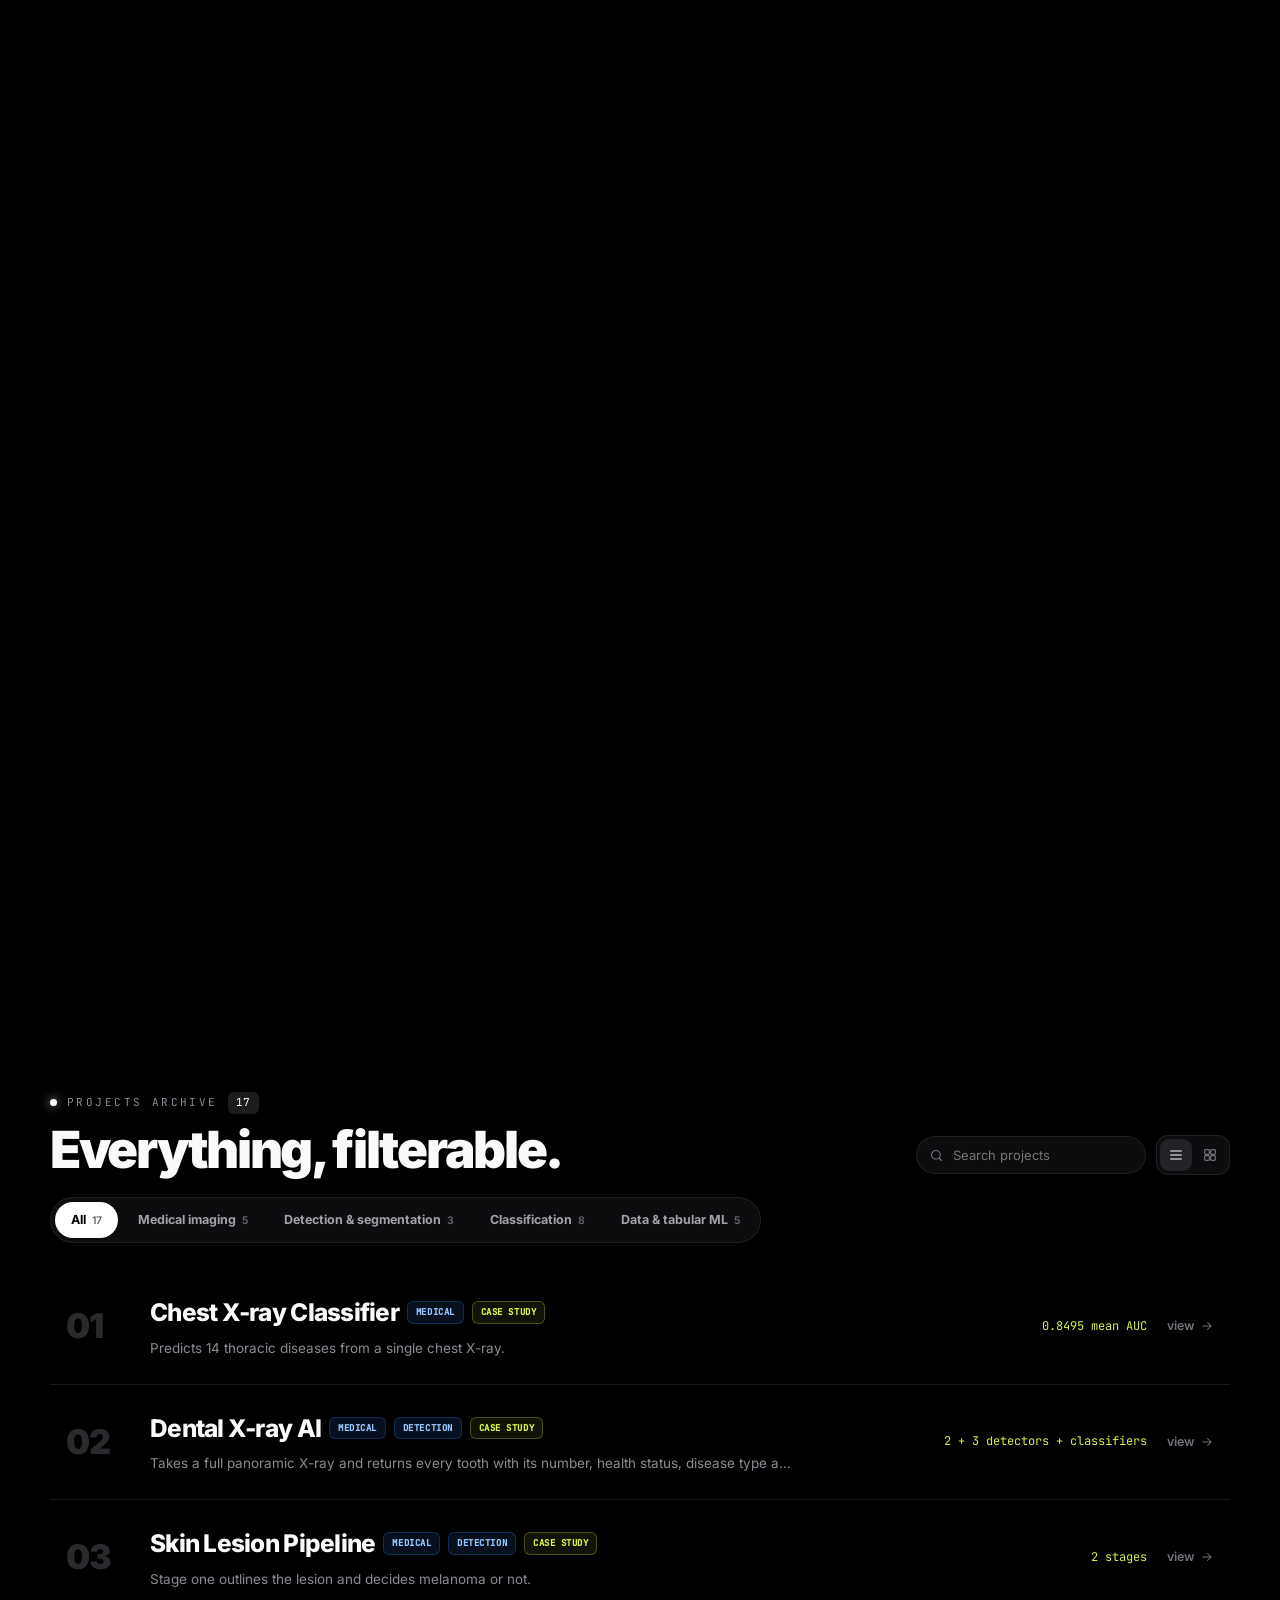
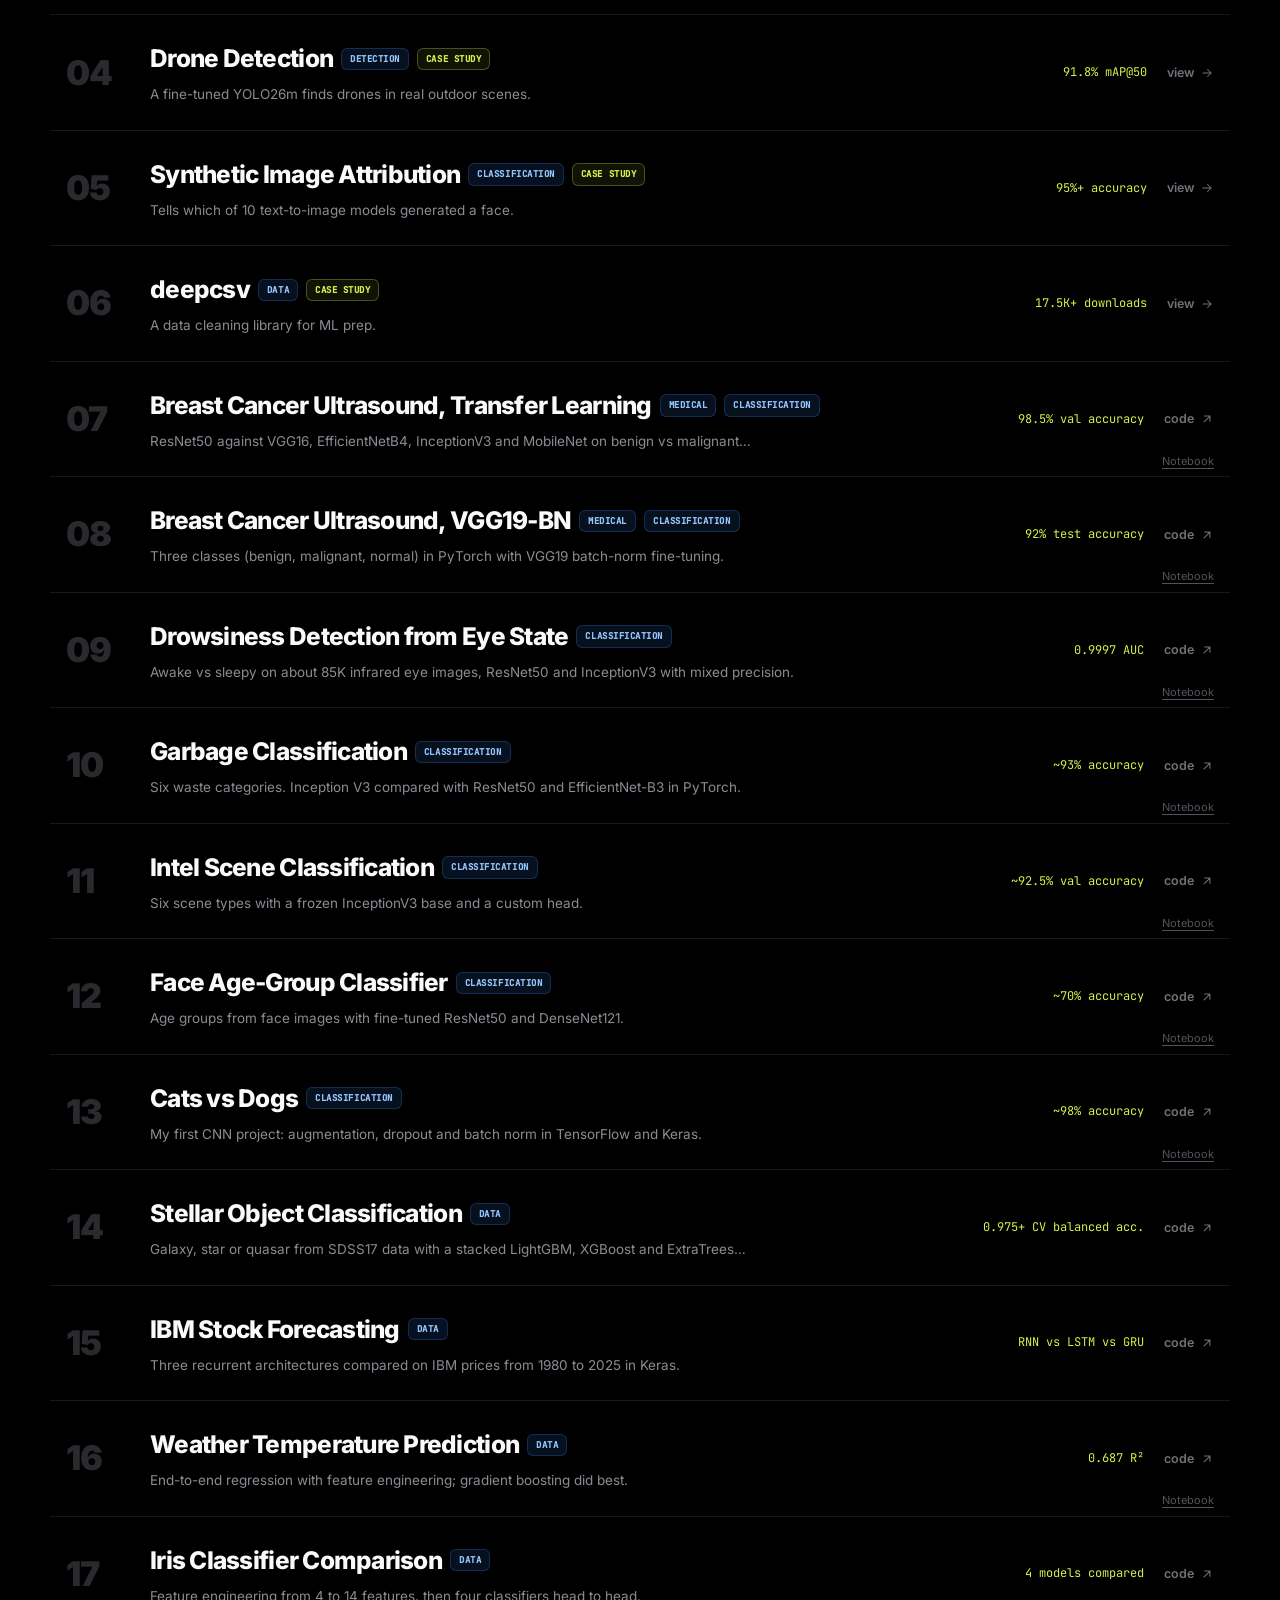
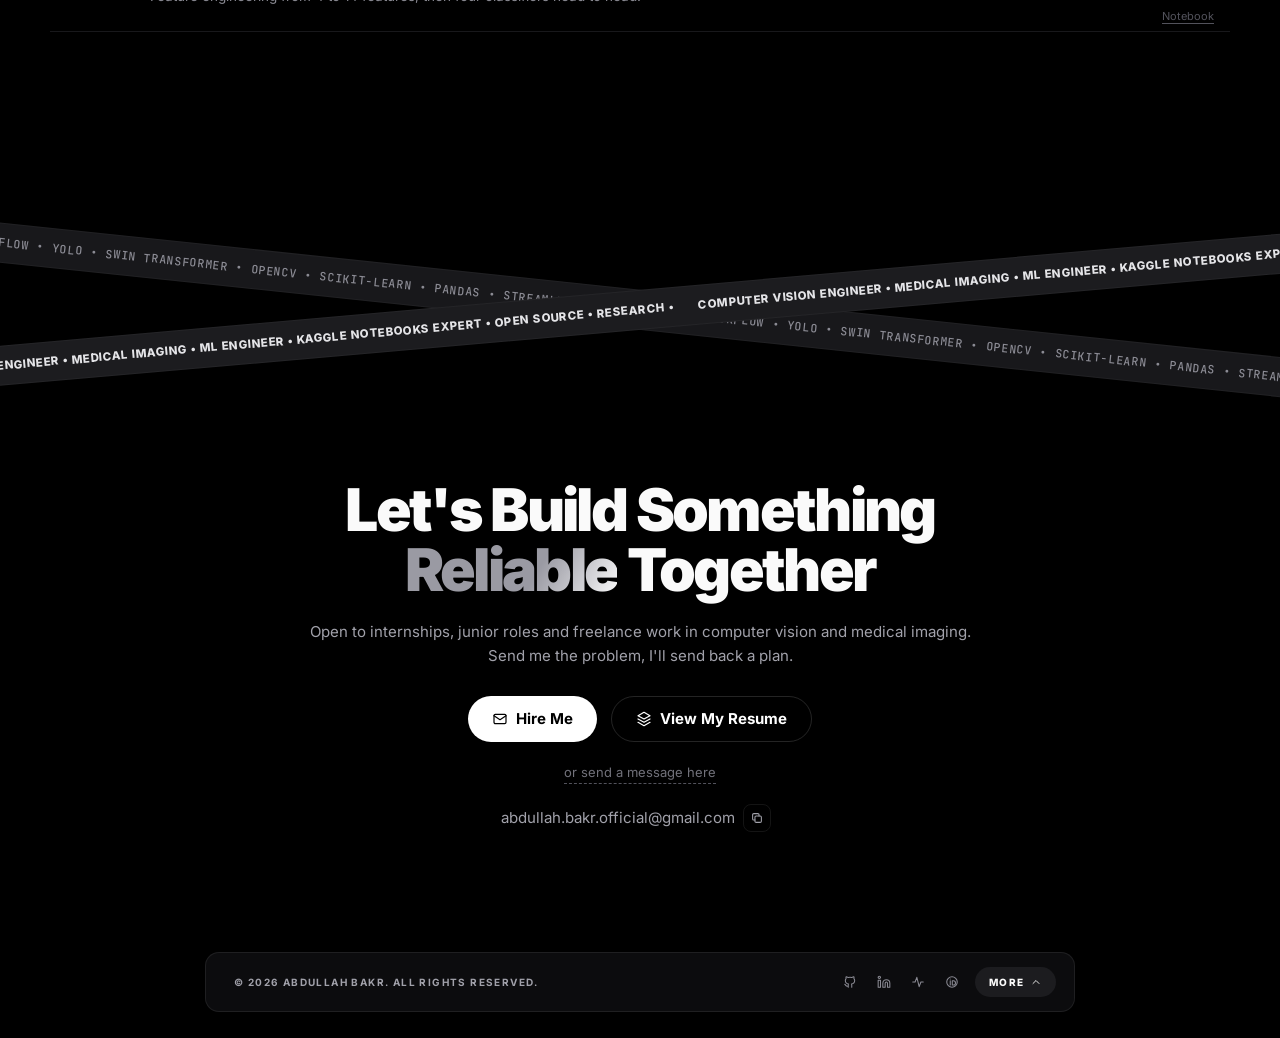
<file: projects.html>
<!doctype html>
<html lang="en">
<head>
<meta charset="utf-8">
<meta name="viewport" content="width=device-width, initial-scale=1">
<title>Projects | Abdullah Bakr</title>
<meta name="description" content="Every computer vision and machine learning project by Abdullah Bakr, with code, notebooks and the real numbers.">
<meta name="author" content="Abdullah Bakr">
<meta name="theme-color" content="#000000">
<link rel="canonical" href="https://abdubakr77.github.io/projects.html">
<meta property="og:type" content="website">
<meta property="og:url" content="https://abdubakr77.github.io/projects.html">
<meta property="og:title" content="Projects | Abdullah Bakr">
<meta property="og:description" content="Every computer vision and machine learning project by Abdullah Bakr, with code, notebooks and the real numbers.">
<meta property="og:image" content="https://abdubakr77.github.io/assets/img/og.png">
<meta name="twitter:card" content="summary_large_image">
<meta name="twitter:image" content="https://abdubakr77.github.io/assets/img/og.png">
<link rel="icon" type="image/svg+xml" href="assets/img/favicon.svg">
<link rel="apple-touch-icon" href="assets/img/apple-touch-icon.png">
<link rel="preload" as="font" type="font/woff2" href="assets/fonts/inter-latin-wght-normal.woff2" crossorigin>
<link rel="stylesheet" href="assets/css/main.css">
<link rel="stylesheet" href="assets/css/pages.css">
<script>document.documentElement.classList.add('js');try{if(sessionStorage.getItem('pt')==='1'){document.documentElement.classList.add('pt-in');sessionStorage.removeItem('pt');}}catch(e){}</script>
<script type="application/ld+json">
{"@context":"https://schema.org","@type":"Person","name":"Abdullah Bakr","jobTitle":"Machine Learning Engineer, Computer Vision and Medical Imaging","email":"mailto:abdullah.bakr.official@gmail.com","url":"https://abdubakr77.github.io/","address":{"@type":"PostalAddress","addressRegion":"Monufiya","addressCountry":"EG"},"sameAs":["https://www.linkedin.com/in/abdubakr","https://github.com/abdubakr77","https://www.kaggle.com/abdullahbakr7","https://orcid.org/0009-0009-1638-4356","https://pypi.org/user/AbduBakr/"]}
</script>
</head>
<body class="page-projects">
<a class="skip" href="#main">Skip to content</a>

<!-- loader -->
<div class="loader" id="loader" aria-hidden="true"><span class="loader__arc"></span></div>
<!-- page transition curtain -->
<div class="curtain" id="curtain" aria-hidden="true"></div>

<!-- top bar -->
<header class="bar" id="bar">
  <div class="bar__clock" aria-label="Local time in Egypt"><span id="clock">00:00:00</span></div>
  <nav class="bar__nav" aria-label="Main">
    <a href="index.html" data-nav="top">Home</a>
    <div class="dd">
      <button type="button" class="dd__btn" aria-expanded="false" aria-controls="ddMenu"><i class="dd__dot" aria-hidden="true"></i>About <svg viewBox="0 0 24 24" aria-hidden="true"><path d="M6 9l6 6 6-6"/></svg></button>
      <div class="mega" id="ddMenu" hidden>
        <div class="mega__main">
          <a class="mega__big" href="projects.html" aria-current="page">
            <span class="mega__grid" aria-hidden="true"></span><span class="mega__px" aria-hidden="true"><i></i><i></i><i></i><i></i></span>
            <svg class="mega__ic" viewBox="0 0 24 24" aria-hidden="true"><path d="M5 15c-1.5 1.3-2 5-2 5s3.7-.5 5-2c.7-.8.7-2.1-.1-2.9a2.2 2.2 0 0 0-2.9-.1zM12 15l-3-3a22 22 0 0 1 2-3.9A12.9 12.9 0 0 1 22 2c0 2.7-.8 7.5-6 11a22.4 22.4 0 0 1-4 2z"/><path d="M9 12H4s.6-3 2-4c1.6-1.1 5 0 5 0M12 15v5s3-.6 4-2c1.1-1.6 0-5 0-5"/></svg>
            <b>Projects</b><small>Every build, with the code</small>
          </a>
          <a class="mega__big" href="experience.html">
            <span class="mega__grid" aria-hidden="true"></span><span class="mega__px" aria-hidden="true"><i></i><i></i><i></i><i></i></span>
            <svg class="mega__ic" viewBox="0 0 24 24" aria-hidden="true"><rect x="3" y="7" width="18" height="13" rx="2"/><path d="M8 7V5a2 2 0 0 1 2-2h4a2 2 0 0 1 2 2v2M3 13h18"/></svg>
            <b>Experience</b><small>Roles, research and study</small>
          </a>
          <div class="mega__row">
            <a class="mega__sm" href="skills.html"><span><b>Skills</b><small>Tools and methods</small></span><svg viewBox="0 0 24 24" aria-hidden="true"><path d="M22 2L11 13M22 2l-7 20-4-9-9-4z"/></svg></a>
            <a class="mega__sm" href="achievements.html"><span><b>Achievements</b><small>Certificates and milestones</small></span><svg viewBox="0 0 24 24" aria-hidden="true"><path d="M8 21h8M12 17v4M7 4h10v5a5 5 0 0 1-10 0zM7 6H4v1a3 3 0 0 0 3 3M17 6h3v1a3 3 0 0 1-3 3"/></svg></a>
            <a class="mega__sm" href="https://www.linkedin.com/in/abdubakr/recent-activity/all/" target="_blank" rel="noopener"><span><b>Posts</b><small>Writing on LinkedIn</small></span><svg viewBox="0 0 24 24" aria-hidden="true"><path d="M2 4h7a3 3 0 0 1 3 3v13a2 2 0 0 0-2-2H2zM22 4h-7a3 3 0 0 0-3 3v13a2 2 0 0 1 2-2h8z"/></svg></a>
          </div>
        </div>
        <div class="mega__side">
          <a class="mega__item" href="gallery.html"><span><b>Gallery</b><small>Model outputs, up close</small></span><svg viewBox="0 0 24 24" aria-hidden="true"><rect x="3" y="3" width="18" height="18" rx="2"/><circle cx="9" cy="9" r="2"/><path d="M21 15l-5-5L5 21"/></svg></a>
          <a class="mega__item" href="resume.html"><span><b>Resume</b><small>View or download my CV</small></span><svg viewBox="0 0 24 24" aria-hidden="true"><path d="M14 3H7a2 2 0 0 0-2 2v14a2 2 0 0 0 2 2h10a2 2 0 0 0 2-2V8z"/><path d="M14 3v5h5M9 13h6M9 17h4"/></svg></a>
          <button type="button" class="mega__item" data-open-form><span><b>Message</b><small>Send me a note</small></span><svg viewBox="0 0 24 24" aria-hidden="true"><path d="M21 12a8 8 0 0 1-11.6 7.1L3 21l1.9-6.4A8 8 0 1 1 21 12z"/></svg></button>
        </div>
      </div>
    </div>
    <a href="projects.html" data-nav="work" class="is-active">Projects</a>
    <a href="#contact" data-nav="contact">Contact</a>
  </nav>
  <div class="bar__icons">
    <a class="ib" href="resume.html" aria-label="View my resume" data-tip="Resume">
      <svg viewBox="0 0 24 24" aria-hidden="true"><path d="M14 3H7a2 2 0 0 0-2 2v14a2 2 0 0 0 2 2h10a2 2 0 0 0 2-2V8z"/><path d="M14 3v5h5M9 13h6M9 17h4"/></svg>
    </a>
    <a class="ib" href="https://github.com/abdubakr77" target="_blank" rel="noopener" aria-label="GitHub" data-tip="GitHub">
      <svg viewBox="0 0 24 24" aria-hidden="true"><path d="M9 19c-4.3 1.4-4.3-2.5-6-3m12 5v-3.5c0-1 .1-1.4-.5-2 2.8-.3 5.5-1.4 5.5-6a4.6 4.6 0 0 0-1.3-3.2 4.2 4.2 0 0 0-.1-3.2s-1.1-.3-3.5 1.3a12.3 12.3 0 0 0-6.2 0C6.5 2.8 5.4 3.1 5.4 3.1a4.2 4.2 0 0 0-.1 3.2A4.6 4.6 0 0 0 4 9.5c0 4.6 2.7 5.7 5.5 6-.6.6-.6 1.2-.5 2V21"/></svg>
    </a>
    <a class="ib" href="mailto:abdullah.bakr.official@gmail.com" aria-label="Email me" data-tip="Email">
      <svg viewBox="0 0 24 24" aria-hidden="true"><rect x="3" y="5" width="18" height="14" rx="2"/><path d="M3 7l9 6 9-6"/></svg>
    </a>
    <button type="button" class="ib ib--menu" id="menuBtn" aria-expanded="false" aria-controls="mobileMenu" aria-label="Open menu"><span></span><span></span></button>
  </div>
</header>

<div class="mmenu" id="mobileMenu" hidden>
  <nav aria-label="Mobile">
    <a href="index.html">Home</a><a href="projects.html">Projects</a><a href="experience.html">Experience</a><a href="skills.html">Skills</a><a href="achievements.html">Achievements</a><a href="gallery.html">Gallery</a><a href="resume.html">Resume</a><a href="#contact">Contact</a>
  </nav>
</div>

<a class="avail" href="#contact" aria-label="Available for opportunity, go to contact"><span>Available for opportunity</span></a>
<main id="main">
<section class="pj-hero" aria-labelledby="pj-h">
  <div class="pj-hero__rows" aria-hidden="true">
    <div class="pj-row" id="pjRowA"></div>
    <div class="pj-row pj-row--b" id="pjRowB"></div>
  </div>
  <div class="pj-hero__in">
    <p class="eyebrow" data-h>Projects archive</p>
    <h1 id="pj-h" class="pj-hero__t"><span class="hl"><span class="hl__in shiny" data-h>Things I built</span></span><span class="hl"><span class="hl__in shiny" data-h>and measured.</span></span></h1>
    <p class="pj-hero__p" data-h>Seventeen public projects in computer vision, medical imaging and data tools. Each one has code you can run and a number you can check.</p>
    <a class="pj-hero__scroll" href="#featured" data-h><span>Scroll</span><svg viewBox="0 0 24 24" aria-hidden="true"><path d="M12 5v14M6 13l6 6 6-6"/></svg></a>
  </div>
</section>

<section class="pj-impact" aria-labelledby="impact-h">
  <div class="sec__head sec__head--c" data-rv>
    <p class="pill-tag"><span class="dot"></span>Project impact</p>
    <h2 id="impact-h" class="shiny-static">The numbers behind the work</h2>
    <p>Counted from the projects on this page, the preprint and PyPI.</p>
  </div>
  <dl class="pj-impact__grid">
    <div data-rv><dd><span class="count" data-to="17" data-dec="0">17</span></dd><dt>Public projects</dt></div>
    <div data-rv><dd><span class="count" data-to="0.8495" data-dec="4">0.8495</span></dd><dt>Best mean AUC</dt></div>
    <div data-rv><dd><span class="count" data-to="17500" data-dec="0">17,500</span><small>+</small></dd><dt>Library downloads</dt></div>
    <div data-rv><dd><span class="count" data-to="50" data-dec="0">50</span><small>+</small></dd><dt>ML challenges solved</dt></div>
  </dl>
</section>

<section class="pj-feat" id="featured" aria-labelledby="feat-h">
  <div class="pj-feat__pin">
    <div class="pj-feat__head">
      <p class="eyebrow">Featured</p>
      <h2 id="feat-h">Six case studies</h2>
      <p class="pj-feat__count"><b id="pjFeatNum">01</b> / 06</p>
    </div>
    <div class="pj-feat__track" id="pjFeat"></div>
    <div class="pj-feat__bar" aria-hidden="true"><i id="pjFeatBar"></i></div>
  </div>
</section>

<section class="sec pj-arc" id="archive" aria-labelledby="arc-h">
  <div class="pj-arc__top">
    <div><p class="eyebrow">Projects archive <span class="pj-arc__n" id="pjCount">17</span></p><h2 id="arc-h" class="pj-arc__h">Everything, filterable.</h2></div>
    <div class="pj-arc__tools">
      <label class="searchbox"><svg viewBox="0 0 24 24" aria-hidden="true"><circle cx="11" cy="11" r="7"/><path d="M20 20l-4-4"/></svg><input type="search" id="pjSearch" placeholder="Search projects" aria-label="Search projects" autocomplete="off"></label>
      <div class="viewtg" role="group" aria-label="Layout">
        <button type="button" data-view="list" aria-pressed="true" aria-label="List view"><svg viewBox="0 0 24 24"><path d="M4 6h16M4 12h16M4 18h16"/></svg></button>
        <button type="button" data-view="grid" aria-pressed="false" aria-label="Grid view"><svg viewBox="0 0 24 24"><rect x="4" y="4" width="7" height="7" rx="1.5"/><rect x="13" y="4" width="7" height="7" rx="1.5"/><rect x="4" y="13" width="7" height="7" rx="1.5"/><rect x="13" y="13" width="7" height="7" rx="1.5"/></svg></button>
      </div>
    </div>
  </div>
  <div class="seg pj-arc__cats" id="pjCats" role="group" aria-label="Filter by area"></div>
  <ol class="pj-list" id="pjList"></ol>
  <p class="empty" id="pjEmpty" hidden>No project matches that search.</p>
  <div class="pj-preview" id="pjPrev" aria-hidden="true"><img alt=""></div>
</section>
<!-- ================= TAPES + CTA ================= -->
<section class="cta" id="contact" aria-labelledby="cta-h">
  <div class="tapes" aria-hidden="true">
    <div class="tape tape--a"><div class="tape__track"><span>PYTORCH &bull; TENSORFLOW &bull; YOLO &bull; SWIN TRANSFORMER &bull; OPENCV &bull; SCIKIT-LEARN &bull; PANDAS &bull; STREAMLIT &bull;</span><span>PYTORCH &bull; TENSORFLOW &bull; YOLO &bull; SWIN TRANSFORMER &bull; OPENCV &bull; SCIKIT-LEARN &bull; PANDAS &bull; STREAMLIT &bull;</span></div></div>
    <div class="tape tape--b"><div class="tape__track"><span>COMPUTER VISION ENGINEER &bull; MEDICAL IMAGING &bull; ML ENGINEER &bull; KAGGLE NOTEBOOKS EXPERT &bull; OPEN SOURCE &bull; RESEARCH &bull;</span><span>COMPUTER VISION ENGINEER &bull; MEDICAL IMAGING &bull; ML ENGINEER &bull; KAGGLE NOTEBOOKS EXPERT &bull; OPEN SOURCE &bull; RESEARCH &bull;</span></div></div>
  </div>
  <div class="cta__in" data-rv>
    <h2 id="cta-h">Let's Build Something<br><span class="cta__word" id="ctaWord">Reliable</span> Together</h2>
    <p>Open to internships, junior roles and freelance work in computer vision and medical imaging.<br>Send me the problem, I'll send back a plan.</p>
    <div class="cta__btns">
      <a class="pill-btn pill-btn--light" href="mailto:abdullah.bakr.official@gmail.com"><svg viewBox="0 0 24 24" aria-hidden="true"><rect x="3" y="5" width="18" height="14" rx="2"/><path d="M3 7l9 6 9-6"/></svg>Hire Me</a>
      <a class="pill-btn pill-btn--ghost" href="resume.html"><svg viewBox="0 0 24 24" aria-hidden="true"><path d="M12 2l9 5-9 5-9-5 9-5zM3 12l9 5 9-5M3 17l9 5 9-5"/></svg>View My Resume</a>
    </div>
    <button type="button" class="cta__msg" data-open-form>or send a message here</button>
    <p class="cta__mail"><a href="mailto:abdullah.bakr.official@gmail.com">abdullah.bakr.official@gmail.com</a><button type="button" class="copy" id="copyEmail" aria-label="Copy email address"><svg viewBox="0 0 24 24" aria-hidden="true"><rect x="8.5" y="8.5" width="11" height="11" rx="2"/><path d="M15.5 8.5V6.5a2 2 0 0 0-2-2h-7a2 2 0 0 0-2 2v7a2 2 0 0 0 2 2h2"/></svg></button><span class="copied" id="copied" role="status" aria-live="polite"></span></p>
  </div>
</section>
</main>

<footer class="foot">
  <div class="foot__bar">
    <p>&copy; <span id="year">2026</span> Abdullah Bakr. All rights reserved.</p>
    <div class="foot__ic">
      <a href="https://github.com/abdubakr77" target="_blank" rel="noopener" aria-label="GitHub"><svg viewBox="0 0 24 24"><path d="M9 19c-4.3 1.4-4.3-2.5-6-3m12 5v-3.5c0-1 .1-1.4-.5-2 2.8-.3 5.5-1.4 5.5-6a4.6 4.6 0 0 0-1.3-3.2 4.2 4.2 0 0 0-.1-3.2s-1.1-.3-3.5 1.3a12.3 12.3 0 0 0-6.2 0C6.5 2.8 5.4 3.1 5.4 3.1a4.2 4.2 0 0 0-.1 3.2A4.6 4.6 0 0 0 4 9.5c0 4.6 2.7 5.7 5.5 6-.6.6-.6 1.2-.5 2V21"/></svg></a>
      <a href="https://www.linkedin.com/in/abdubakr" target="_blank" rel="noopener" aria-label="LinkedIn"><svg viewBox="0 0 24 24"><path d="M16 8a6 6 0 0 1 6 6v7h-4v-7a2 2 0 0 0-4 0v7h-4v-7a6 6 0 0 1 6-6zM2 9h4v12H2zM4 2a2 2 0 1 1 0 4 2 2 0 0 1 0-4z"/></svg></a>
      <a href="https://www.kaggle.com/abdullahbakr7" target="_blank" rel="noopener" aria-label="Kaggle"><svg viewBox="0 0 24 24"><path d="M3 12h4l3-8 4 16 3-8h4"/></svg></a>
      <a href="https://orcid.org/0009-0009-1638-4356" target="_blank" rel="noopener" aria-label="ORCID"><svg viewBox="0 0 24 24"><circle cx="12" cy="12" r="9"/><path d="M9 10v7M9 7v.01M12.5 10h2a3.5 3.5 0 0 1 0 7h-2z"/></svg></a>
      <button type="button" class="foot__more" id="footMore" aria-expanded="false" aria-controls="footLinks">More <svg viewBox="0 0 24 24" aria-hidden="true"><path d="M6 15l6-6 6 6"/></svg></button>
    </div>
  </div>
  <div class="foot__links" id="footLinks" hidden>
    <a href="Abdullah_Bakr_CV.pdf" target="_blank" rel="noopener">CV (PDF)</a>
    <a href="https://www.researchsquare.com/article/rs-10932750/latest" target="_blank" rel="noopener">Chest X-ray preprint</a>
    <a href="https://pypi.org/project/deepcsv/" target="_blank" rel="noopener">deepcsv on PyPI</a>
    <a href="tel:+201553996442">+20 155 399 6442</a>
  </div>
</footer>

<button type="button" class="totop" id="toTop" aria-label="Back to top"><svg viewBox="0 0 24 24" aria-hidden="true"><path d="M12 19V5M6 11l6-6 6 6"/></svg></button>

<!-- contact form dialog -->
<dialog data-lenis-prevent class="dlg dlg--form" id="formDlg" aria-labelledby="formTitle">
  <div class="dlg__head"><h3 id="formTitle">Send a message</h3><button type="button" class="dlg__x dlg__x--in" data-close aria-label="Close form"><svg viewBox="0 0 24 24"><path d="M6 6l12 12M18 6L6 18"/></svg></button></div>
  <form class="form" id="contactForm" action="https://formsubmit.co/abdullah.bakr.official@gmail.com" method="POST" novalidate>
    <input type="hidden" name="_subject" value="New message from abdubakr77.github.io">
    <input type="hidden" name="_template" value="table">
    <input type="text" name="_honey" class="hp" tabindex="-1" autocomplete="off" aria-hidden="true">
    <label class="field"><span>Your name</span><input id="f-name" name="name" type="text" autocomplete="name" required></label>
    <label class="field"><span>Your email</span><input id="f-email" name="email" type="email" autocomplete="email" required></label>
    <label class="field"><span>What are you working on?</span><textarea id="f-msg" name="message" rows="5" required></textarea></label>
    <button class="pill-btn pill-btn--light" type="submit" id="sendBtn">Send message</button>
    <p class="form__status" id="formStatus" role="status" aria-live="polite"></p>
  </form>
</dialog>

<script src="assets/js/vendor/gsap.min.js" defer></script>
<script src="assets/js/vendor/ScrollTrigger.min.js" defer></script>
<script src="assets/js/vendor/lenis.min.js" defer></script>
<script src="assets/js/core.js" defer></script>
<script src="assets/js/data.js" defer></script>
<script src="assets/js/pages/projects.js" defer></script>
</body>
</html>
</file>
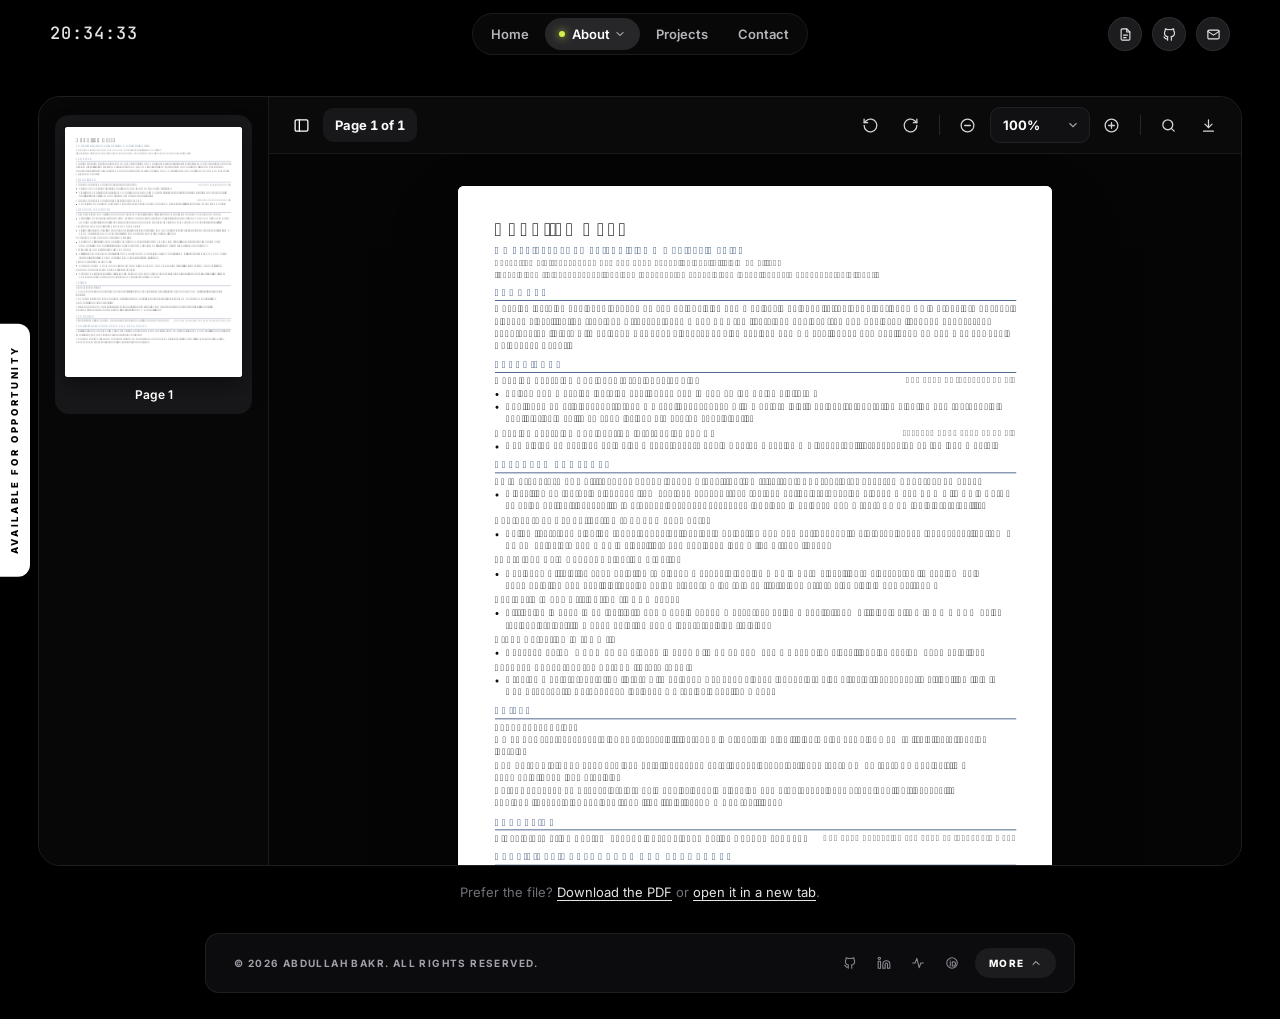
<file: resume.html>
<!doctype html>
<html lang="en">
<head>
<meta charset="utf-8">
<meta name="viewport" content="width=device-width, initial-scale=1">
<title>Resume | Abdullah Bakr</title>
<meta name="description" content="View or download the CV of Abdullah Bakr, computer vision and medical imaging engineer.">
<meta name="author" content="Abdullah Bakr">
<meta name="theme-color" content="#000000">
<link rel="canonical" href="https://abdubakr77.github.io/resume.html">
<meta property="og:type" content="website">
<meta property="og:url" content="https://abdubakr77.github.io/resume.html">
<meta property="og:title" content="Resume | Abdullah Bakr">
<meta property="og:description" content="View or download the CV of Abdullah Bakr, computer vision and medical imaging engineer.">
<meta property="og:image" content="https://abdubakr77.github.io/assets/img/og.png">
<meta name="twitter:card" content="summary_large_image">
<meta name="twitter:image" content="https://abdubakr77.github.io/assets/img/og.png">
<link rel="icon" type="image/svg+xml" href="assets/img/favicon.svg">
<link rel="apple-touch-icon" href="assets/img/apple-touch-icon.png">
<link rel="preload" as="font" type="font/woff2" href="assets/fonts/inter-latin-wght-normal.woff2" crossorigin>
<link rel="stylesheet" href="assets/css/main.css">
<link rel="stylesheet" href="assets/css/pages.css">
<script>document.documentElement.classList.add('js');try{if(sessionStorage.getItem('pt')==='1'){document.documentElement.classList.add('pt-in');sessionStorage.removeItem('pt');}}catch(e){}</script>
<script type="application/ld+json">
{"@context":"https://schema.org","@type":"Person","name":"Abdullah Bakr","jobTitle":"Machine Learning Engineer, Computer Vision and Medical Imaging","email":"mailto:abdullah.bakr.official@gmail.com","url":"https://abdubakr77.github.io/","address":{"@type":"PostalAddress","addressRegion":"Monufiya","addressCountry":"EG"},"sameAs":["https://www.linkedin.com/in/abdubakr","https://github.com/abdubakr77","https://www.kaggle.com/abdullahbakr7","https://orcid.org/0009-0009-1638-4356","https://pypi.org/user/AbduBakr/"]}
</script>
</head>
<body class="page-resume">
<a class="skip" href="#main">Skip to content</a>

<!-- loader -->
<div class="loader" id="loader" aria-hidden="true"><span class="loader__arc"></span></div>
<!-- page transition curtain -->
<div class="curtain" id="curtain" aria-hidden="true"></div>

<!-- top bar -->
<header class="bar" id="bar">
  <div class="bar__clock" aria-label="Local time in Egypt"><span id="clock">00:00:00</span></div>
  <nav class="bar__nav" aria-label="Main">
    <a href="index.html" data-nav="top">Home</a>
    <div class="dd">
      <button type="button" class="dd__btn is-current" aria-expanded="false" aria-controls="ddMenu"><i class="dd__dot" aria-hidden="true"></i>About <svg viewBox="0 0 24 24" aria-hidden="true"><path d="M6 9l6 6 6-6"/></svg></button>
      <div class="mega" id="ddMenu" hidden>
        <div class="mega__main">
          <a class="mega__big" href="projects.html">
            <span class="mega__grid" aria-hidden="true"></span><span class="mega__px" aria-hidden="true"><i></i><i></i><i></i><i></i></span>
            <svg class="mega__ic" viewBox="0 0 24 24" aria-hidden="true"><path d="M5 15c-1.5 1.3-2 5-2 5s3.7-.5 5-2c.7-.8.7-2.1-.1-2.9a2.2 2.2 0 0 0-2.9-.1zM12 15l-3-3a22 22 0 0 1 2-3.9A12.9 12.9 0 0 1 22 2c0 2.7-.8 7.5-6 11a22.4 22.4 0 0 1-4 2z"/><path d="M9 12H4s.6-3 2-4c1.6-1.1 5 0 5 0M12 15v5s3-.6 4-2c1.1-1.6 0-5 0-5"/></svg>
            <b>Projects</b><small>Every build, with the code</small>
          </a>
          <a class="mega__big" href="experience.html">
            <span class="mega__grid" aria-hidden="true"></span><span class="mega__px" aria-hidden="true"><i></i><i></i><i></i><i></i></span>
            <svg class="mega__ic" viewBox="0 0 24 24" aria-hidden="true"><rect x="3" y="7" width="18" height="13" rx="2"/><path d="M8 7V5a2 2 0 0 1 2-2h4a2 2 0 0 1 2 2v2M3 13h18"/></svg>
            <b>Experience</b><small>Roles, research and study</small>
          </a>
          <div class="mega__row">
            <a class="mega__sm" href="skills.html"><span><b>Skills</b><small>Tools and methods</small></span><svg viewBox="0 0 24 24" aria-hidden="true"><path d="M22 2L11 13M22 2l-7 20-4-9-9-4z"/></svg></a>
            <a class="mega__sm" href="achievements.html"><span><b>Achievements</b><small>Certificates and milestones</small></span><svg viewBox="0 0 24 24" aria-hidden="true"><path d="M8 21h8M12 17v4M7 4h10v5a5 5 0 0 1-10 0zM7 6H4v1a3 3 0 0 0 3 3M17 6h3v1a3 3 0 0 1-3 3"/></svg></a>
            <a class="mega__sm" href="https://www.linkedin.com/in/abdubakr/recent-activity/all/" target="_blank" rel="noopener"><span><b>Posts</b><small>Writing on LinkedIn</small></span><svg viewBox="0 0 24 24" aria-hidden="true"><path d="M2 4h7a3 3 0 0 1 3 3v13a2 2 0 0 0-2-2H2zM22 4h-7a3 3 0 0 0-3 3v13a2 2 0 0 1 2-2h8z"/></svg></a>
          </div>
        </div>
        <div class="mega__side">
          <a class="mega__item" href="gallery.html"><span><b>Gallery</b><small>Model outputs, up close</small></span><svg viewBox="0 0 24 24" aria-hidden="true"><rect x="3" y="3" width="18" height="18" rx="2"/><circle cx="9" cy="9" r="2"/><path d="M21 15l-5-5L5 21"/></svg></a>
          <a class="mega__item" href="resume.html" aria-current="page"><span><b>Resume</b><small>View or download my CV</small></span><svg viewBox="0 0 24 24" aria-hidden="true"><path d="M14 3H7a2 2 0 0 0-2 2v14a2 2 0 0 0 2 2h10a2 2 0 0 0 2-2V8z"/><path d="M14 3v5h5M9 13h6M9 17h4"/></svg></a>
          <button type="button" class="mega__item" data-open-form><span><b>Message</b><small>Send me a note</small></span><svg viewBox="0 0 24 24" aria-hidden="true"><path d="M21 12a8 8 0 0 1-11.6 7.1L3 21l1.9-6.4A8 8 0 1 1 21 12z"/></svg></button>
        </div>
      </div>
    </div>
    <a href="projects.html" data-nav="work">Projects</a>
    <a href="#contact" data-nav="contact">Contact</a>
  </nav>
  <div class="bar__icons">
    <a class="ib" href="resume.html" aria-label="View my resume" data-tip="Resume">
      <svg viewBox="0 0 24 24" aria-hidden="true"><path d="M14 3H7a2 2 0 0 0-2 2v14a2 2 0 0 0 2 2h10a2 2 0 0 0 2-2V8z"/><path d="M14 3v5h5M9 13h6M9 17h4"/></svg>
    </a>
    <a class="ib" href="https://github.com/abdubakr77" target="_blank" rel="noopener" aria-label="GitHub" data-tip="GitHub">
      <svg viewBox="0 0 24 24" aria-hidden="true"><path d="M9 19c-4.3 1.4-4.3-2.5-6-3m12 5v-3.5c0-1 .1-1.4-.5-2 2.8-.3 5.5-1.4 5.5-6a4.6 4.6 0 0 0-1.3-3.2 4.2 4.2 0 0 0-.1-3.2s-1.1-.3-3.5 1.3a12.3 12.3 0 0 0-6.2 0C6.5 2.8 5.4 3.1 5.4 3.1a4.2 4.2 0 0 0-.1 3.2A4.6 4.6 0 0 0 4 9.5c0 4.6 2.7 5.7 5.5 6-.6.6-.6 1.2-.5 2V21"/></svg>
    </a>
    <a class="ib" href="mailto:abdullah.bakr.official@gmail.com" aria-label="Email me" data-tip="Email">
      <svg viewBox="0 0 24 24" aria-hidden="true"><rect x="3" y="5" width="18" height="14" rx="2"/><path d="M3 7l9 6 9-6"/></svg>
    </a>
    <button type="button" class="ib ib--menu" id="menuBtn" aria-expanded="false" aria-controls="mobileMenu" aria-label="Open menu"><span></span><span></span></button>
  </div>
</header>

<div class="mmenu" id="mobileMenu" hidden>
  <nav aria-label="Mobile">
    <a href="index.html">Home</a><a href="projects.html">Projects</a><a href="experience.html">Experience</a><a href="skills.html">Skills</a><a href="achievements.html">Achievements</a><a href="gallery.html">Gallery</a><a href="resume.html">Resume</a><a href="#contact">Contact</a>
  </nav>
</div>

<a class="avail" href="#contact" aria-label="Available for opportunity, go to contact"><span>Available for opportunity</span></a>
<main id="main">
<section class="rv" aria-labelledby="rv-h">
  <h1 id="rv-h" class="sr-only">Resume of Abdullah Bakr</h1>
  <div class="rv__panel" id="rvPanel" data-lenis-prevent>
    <aside class="rv__side" id="rvSide" aria-label="Pages"></aside>
    <div class="rv__main">
      <div class="rv__tools" role="toolbar" aria-label="Viewer controls">
        <div class="rv__group">
          <button type="button" class="rv__btn" id="rvToggle" aria-label="Show or hide page thumbnails" aria-pressed="true"><svg viewBox="0 0 24 24"><rect x="3" y="4" width="18" height="16" rx="2"/><path d="M9 4v16"/></svg></button>
          <span class="rv__pager" id="rvPager">Page 1 of 1</span>
        </div>
        <div class="rv__group rv__search" id="rvSearchBox" hidden>
          <input type="search" id="rvQuery" placeholder="Search the CV" aria-label="Search the CV" autocomplete="off">
          <span class="rv__hits" id="rvHits" aria-live="polite"></span>
          <button type="button" class="rv__btn" id="rvNext" aria-label="Next match"><svg viewBox="0 0 24 24"><path d="M6 9l6 6 6-6"/></svg></button>
        </div>
        <div class="rv__group">
          <button type="button" class="rv__btn rv__hide-sm" id="rvRotL" aria-label="Rotate left"><svg viewBox="0 0 24 24"><path d="M3 12a9 9 0 1 0 3-6.7L3 8"/><path d="M3 3v5h5"/></svg></button>
          <button type="button" class="rv__btn rv__hide-sm" id="rvRotR" aria-label="Rotate right"><svg viewBox="0 0 24 24"><path d="M21 12a9 9 0 1 1-3-6.7L21 8"/><path d="M21 3v5h-5"/></svg></button>
          <i class="rv__sep rv__hide-sm"></i>
          <button type="button" class="rv__btn" id="rvOut" aria-label="Zoom out"><svg viewBox="0 0 24 24"><circle cx="12" cy="12" r="9"/><path d="M8 12h8"/></svg></button>
          <label class="rv__zoom"><span class="sr-only">Zoom</span><select id="rvZoom"><option value="fit">Fit width</option><option value="0.5">50%</option><option value="0.75">75%</option><option value="1" selected>100%</option><option value="1.25">125%</option><option value="1.5">150%</option><option value="2">200%</option></select></label>
          <button type="button" class="rv__btn" id="rvIn" aria-label="Zoom in"><svg viewBox="0 0 24 24"><circle cx="12" cy="12" r="9"/><path d="M8 12h8M12 8v8"/></svg></button>
          <i class="rv__sep"></i>
          <button type="button" class="rv__btn" id="rvFind" aria-label="Search" aria-pressed="false"><svg viewBox="0 0 24 24"><circle cx="11" cy="11" r="7"/><path d="M20 20l-4-4"/></svg></button>
          <a class="rv__btn" href="Abdullah_Bakr_CV.pdf" download="Abdullah_Bakr_CV.pdf" aria-label="Download the PDF"><svg viewBox="0 0 24 24"><path d="M12 4v11M7 10l5 5 5-5M5 20h14"/></svg></a>
        </div>
      </div>
      <div class="rv__pages" id="rvPages" tabindex="0" aria-label="CV pages">
        <div class="rv__loading" id="rvLoading"><span class="loader__arc"></span><p>Loading the PDF</p></div>
      </div>
    </div>
  </div>
  <div class="rv__under">
    <p>Prefer the file? <a href="Abdullah_Bakr_CV.pdf" download>Download the PDF</a> or <a href="Abdullah_Bakr_CV.pdf" target="_blank" rel="noopener">open it in a new tab</a>.</p>
  </div>
</section>
</main>

<footer class="foot">
  <div class="foot__bar">
    <p>&copy; <span id="year">2026</span> Abdullah Bakr. All rights reserved.</p>
    <div class="foot__ic">
      <a href="https://github.com/abdubakr77" target="_blank" rel="noopener" aria-label="GitHub"><svg viewBox="0 0 24 24"><path d="M9 19c-4.3 1.4-4.3-2.5-6-3m12 5v-3.5c0-1 .1-1.4-.5-2 2.8-.3 5.5-1.4 5.5-6a4.6 4.6 0 0 0-1.3-3.2 4.2 4.2 0 0 0-.1-3.2s-1.1-.3-3.5 1.3a12.3 12.3 0 0 0-6.2 0C6.5 2.8 5.4 3.1 5.4 3.1a4.2 4.2 0 0 0-.1 3.2A4.6 4.6 0 0 0 4 9.5c0 4.6 2.7 5.7 5.5 6-.6.6-.6 1.2-.5 2V21"/></svg></a>
      <a href="https://www.linkedin.com/in/abdubakr" target="_blank" rel="noopener" aria-label="LinkedIn"><svg viewBox="0 0 24 24"><path d="M16 8a6 6 0 0 1 6 6v7h-4v-7a2 2 0 0 0-4 0v7h-4v-7a6 6 0 0 1 6-6zM2 9h4v12H2zM4 2a2 2 0 1 1 0 4 2 2 0 0 1 0-4z"/></svg></a>
      <a href="https://www.kaggle.com/abdullahbakr7" target="_blank" rel="noopener" aria-label="Kaggle"><svg viewBox="0 0 24 24"><path d="M3 12h4l3-8 4 16 3-8h4"/></svg></a>
      <a href="https://orcid.org/0009-0009-1638-4356" target="_blank" rel="noopener" aria-label="ORCID"><svg viewBox="0 0 24 24"><circle cx="12" cy="12" r="9"/><path d="M9 10v7M9 7v.01M12.5 10h2a3.5 3.5 0 0 1 0 7h-2z"/></svg></a>
      <button type="button" class="foot__more" id="footMore" aria-expanded="false" aria-controls="footLinks">More <svg viewBox="0 0 24 24" aria-hidden="true"><path d="M6 15l6-6 6 6"/></svg></button>
    </div>
  </div>
  <div class="foot__links" id="footLinks" hidden>
    <a href="Abdullah_Bakr_CV.pdf" target="_blank" rel="noopener">CV (PDF)</a>
    <a href="https://www.researchsquare.com/article/rs-10932750/latest" target="_blank" rel="noopener">Chest X-ray preprint</a>
    <a href="https://pypi.org/project/deepcsv/" target="_blank" rel="noopener">deepcsv on PyPI</a>
    <a href="tel:+201553996442">+20 155 399 6442</a>
  </div>
</footer>

<button type="button" class="totop" id="toTop" aria-label="Back to top"><svg viewBox="0 0 24 24" aria-hidden="true"><path d="M12 19V5M6 11l6-6 6 6"/></svg></button>

<!-- contact form dialog -->
<dialog data-lenis-prevent class="dlg dlg--form" id="formDlg" aria-labelledby="formTitle">
  <div class="dlg__head"><h3 id="formTitle">Send a message</h3><button type="button" class="dlg__x dlg__x--in" data-close aria-label="Close form"><svg viewBox="0 0 24 24"><path d="M6 6l12 12M18 6L6 18"/></svg></button></div>
  <form class="form" id="contactForm" action="https://formsubmit.co/abdullah.bakr.official@gmail.com" method="POST" novalidate>
    <input type="hidden" name="_subject" value="New message from abdubakr77.github.io">
    <input type="hidden" name="_template" value="table">
    <input type="text" name="_honey" class="hp" tabindex="-1" autocomplete="off" aria-hidden="true">
    <label class="field"><span>Your name</span><input id="f-name" name="name" type="text" autocomplete="name" required></label>
    <label class="field"><span>Your email</span><input id="f-email" name="email" type="email" autocomplete="email" required></label>
    <label class="field"><span>What are you working on?</span><textarea id="f-msg" name="message" rows="5" required></textarea></label>
    <button class="pill-btn pill-btn--light" type="submit" id="sendBtn">Send message</button>
    <p class="form__status" id="formStatus" role="status" aria-live="polite"></p>
  </form>
</dialog>

<script src="assets/js/vendor/gsap.min.js" defer></script>
<script src="assets/js/vendor/ScrollTrigger.min.js" defer></script>
<script src="assets/js/vendor/lenis.min.js" defer></script>
<script src="assets/js/core.js" defer></script>
<script src="assets/js/vendor/pdf.min.js" defer></script>
<script src="assets/js/pages/resume.js" defer></script>
</body>
</html>
</file>
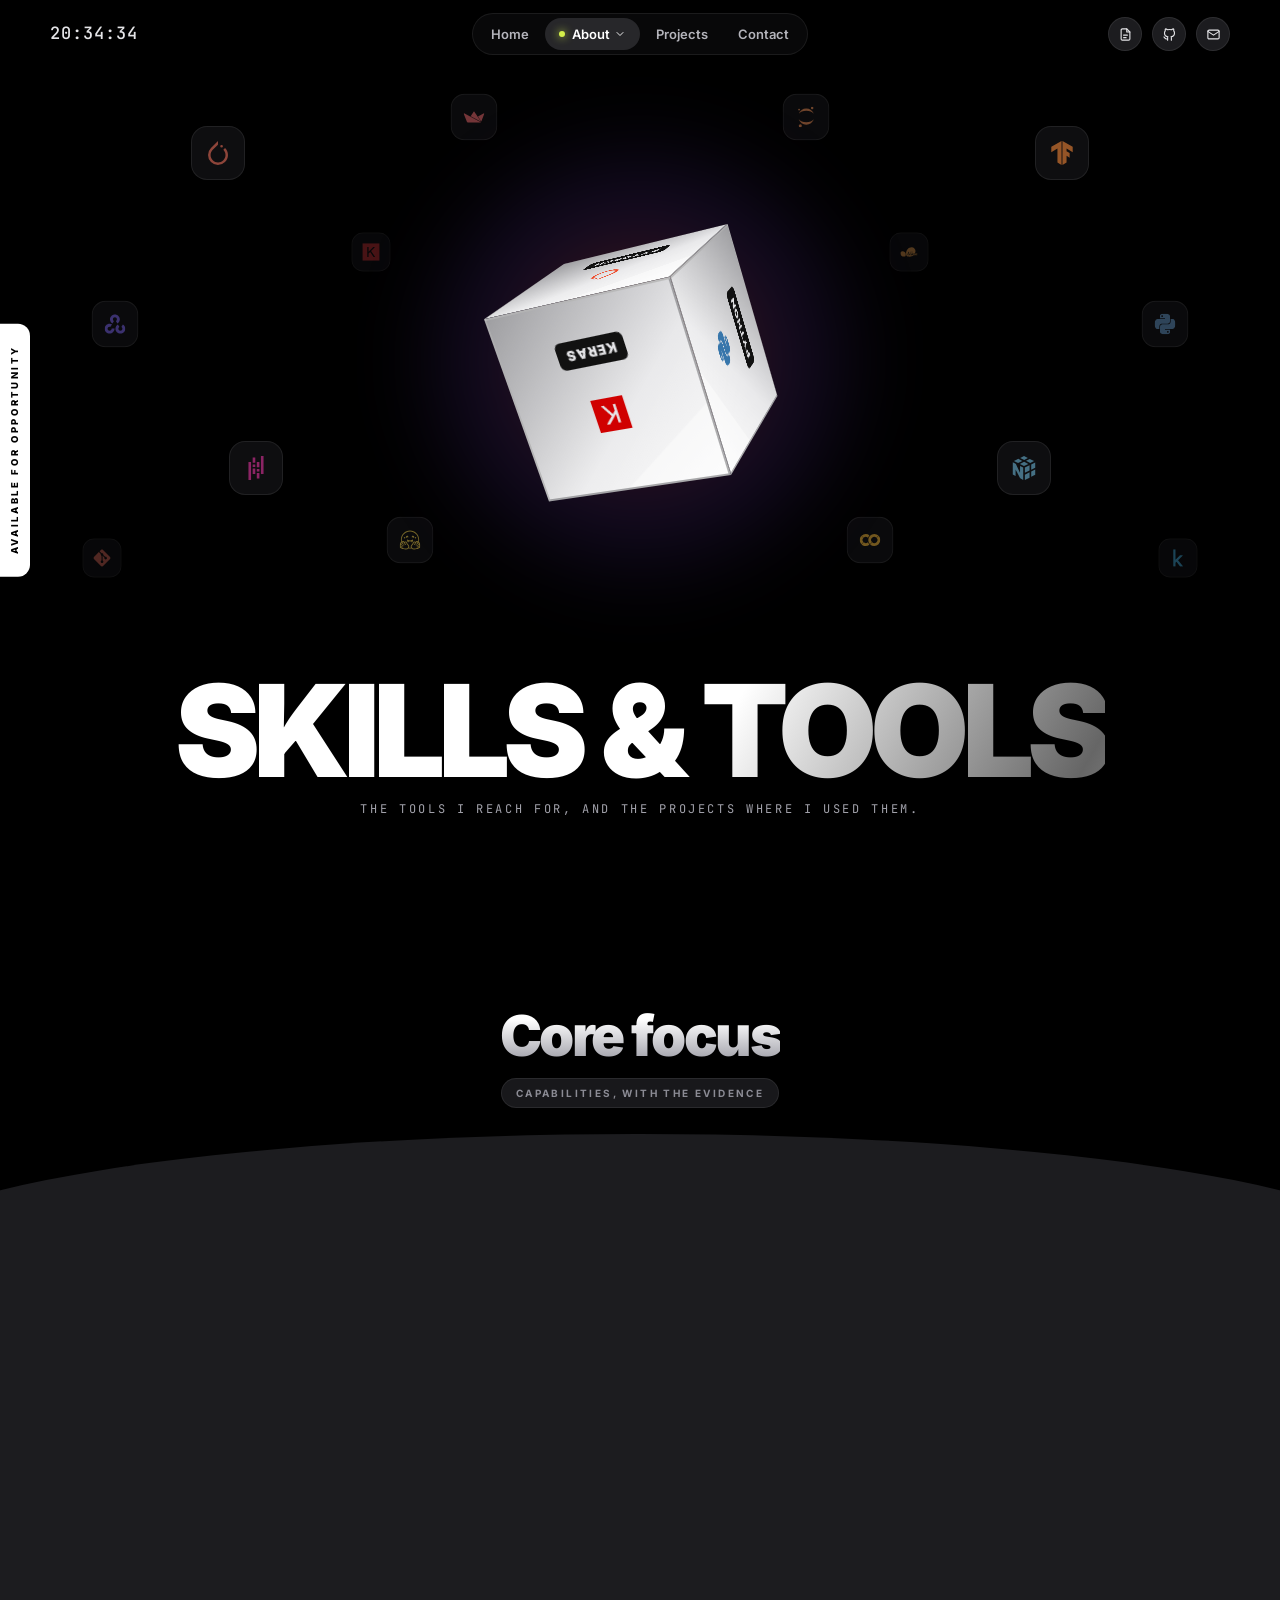
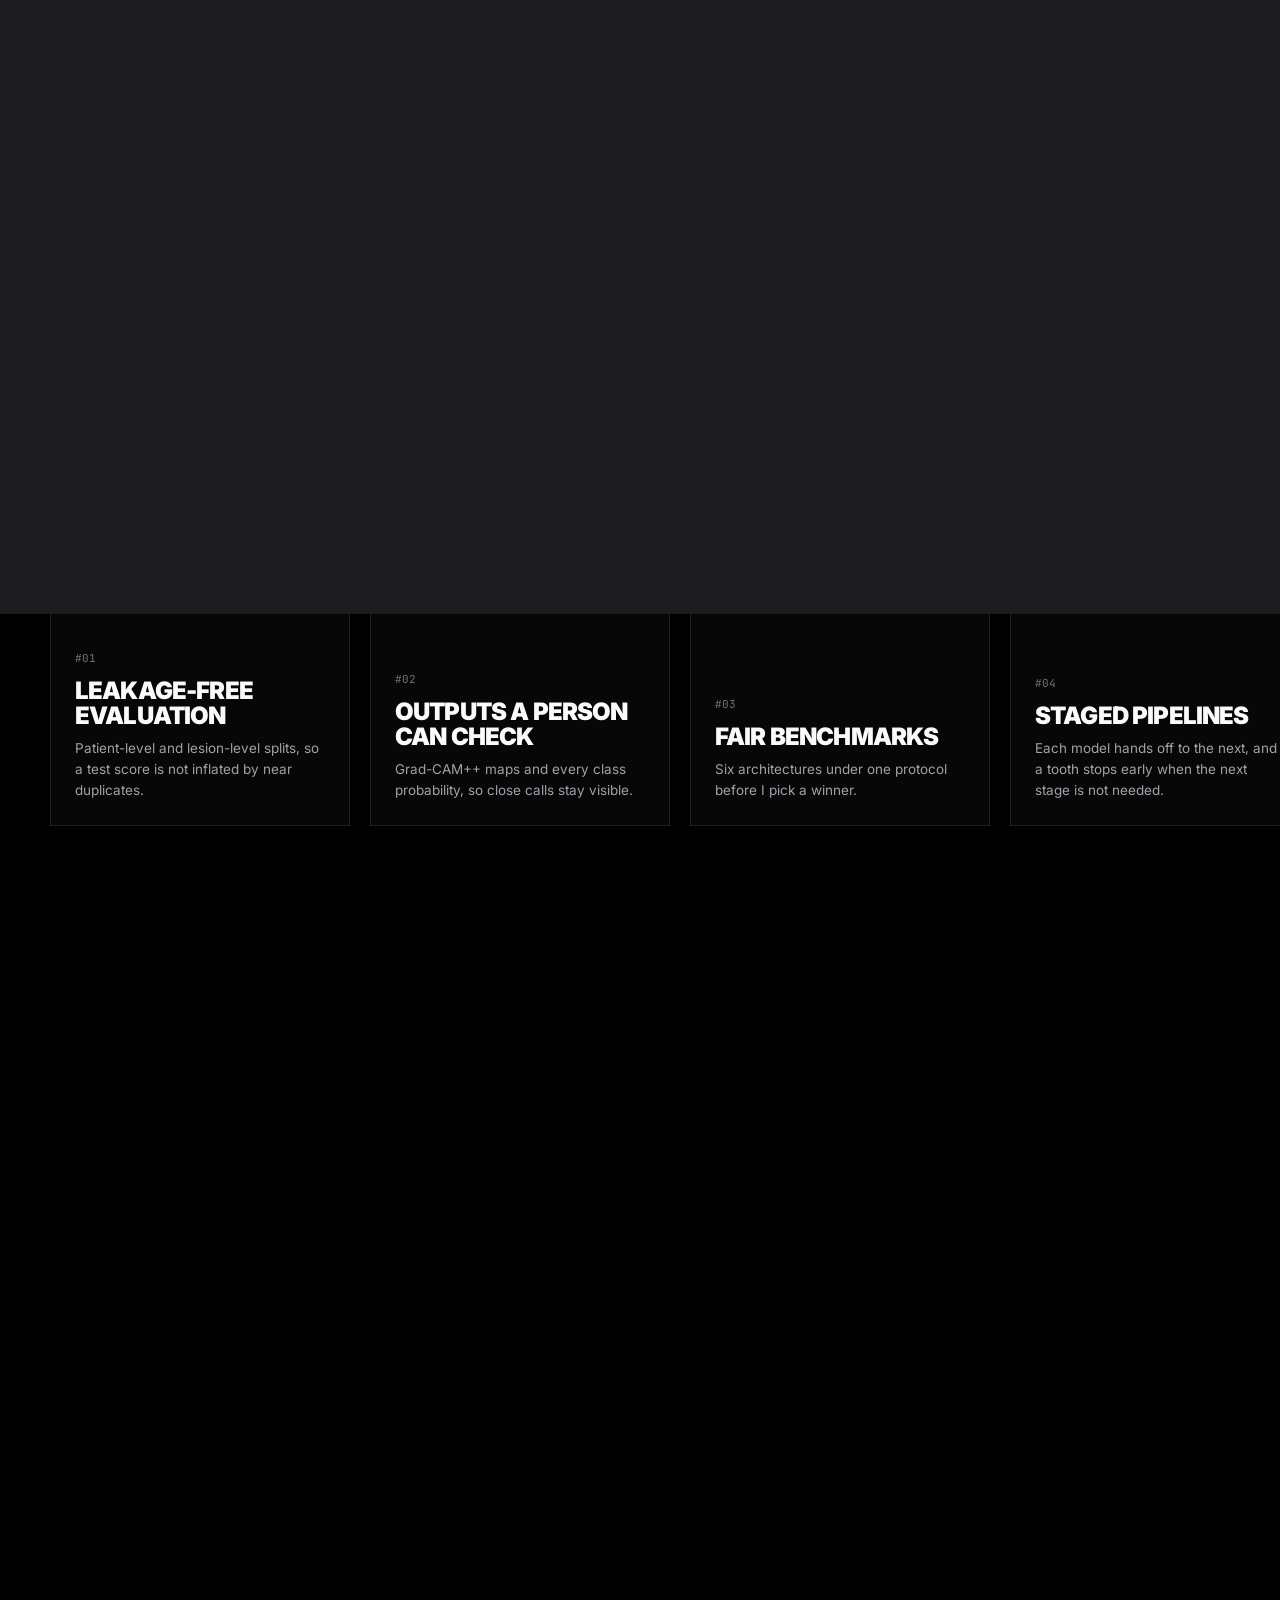
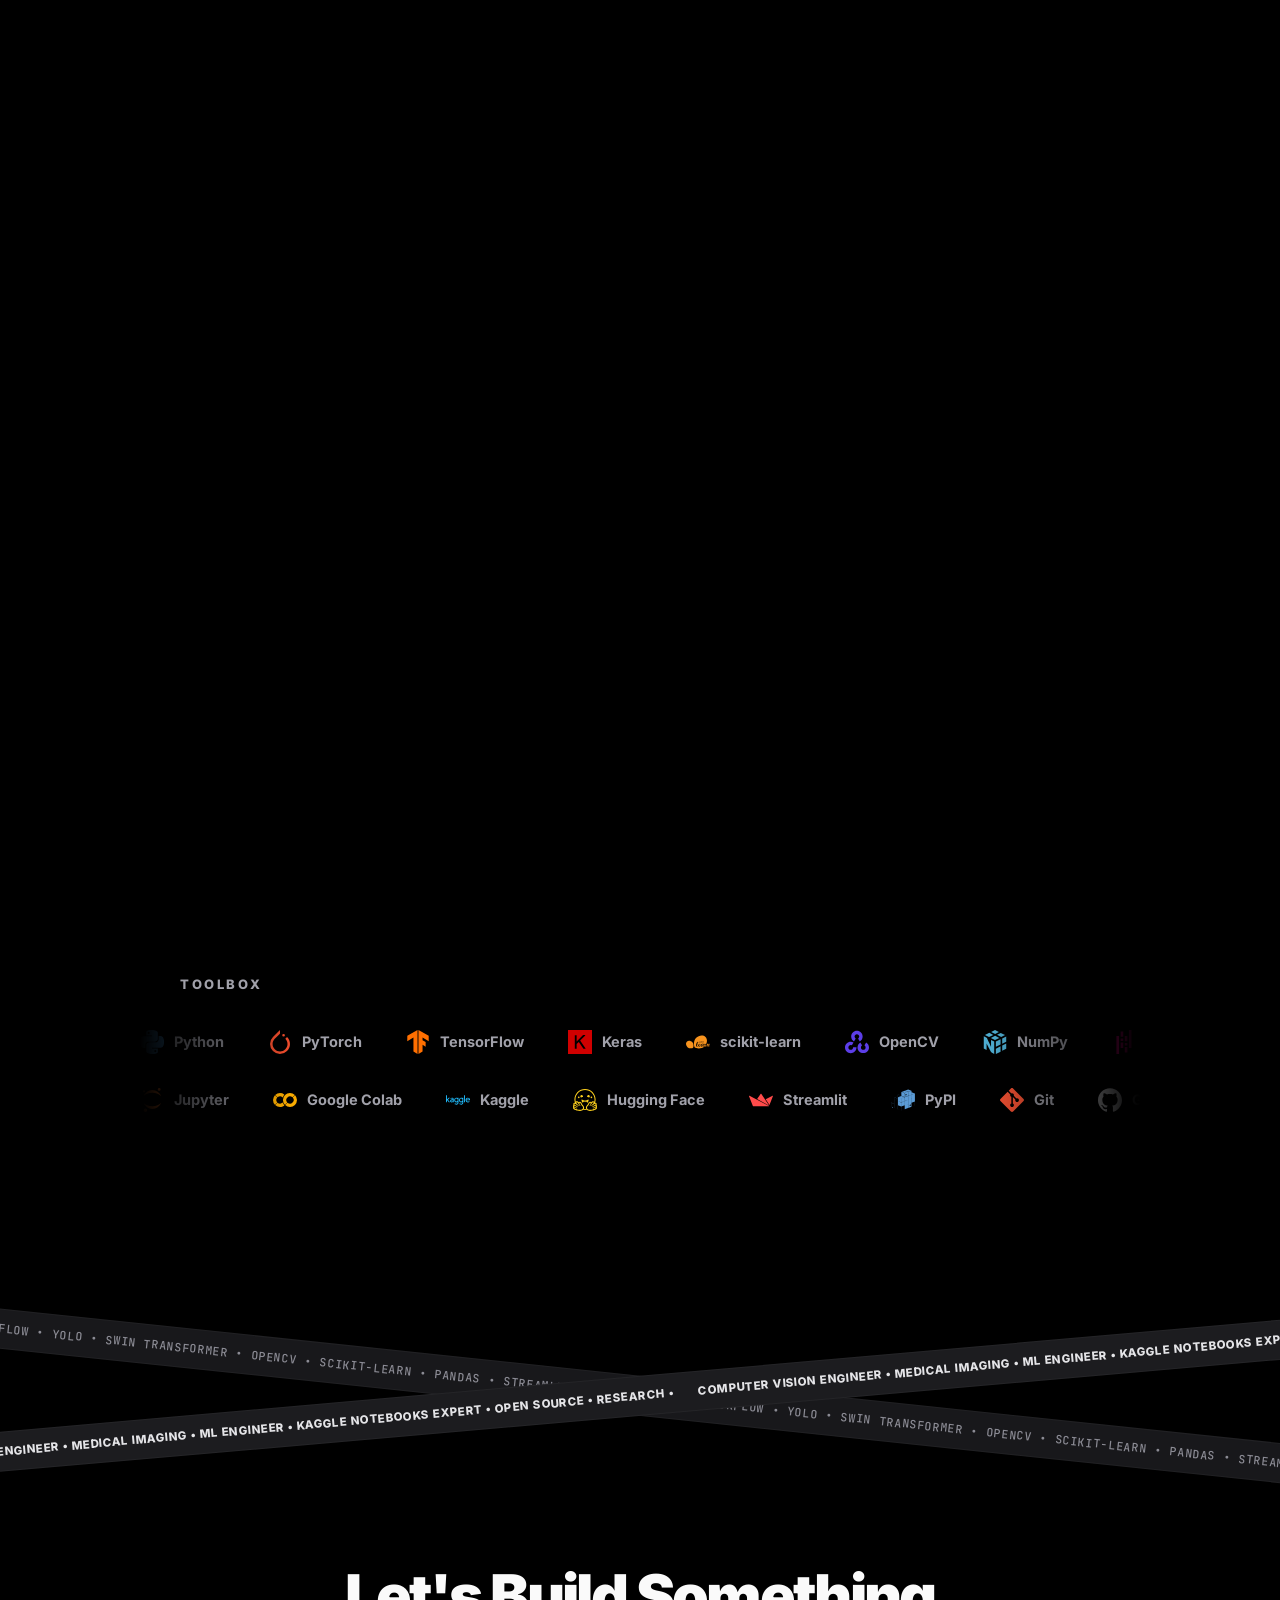
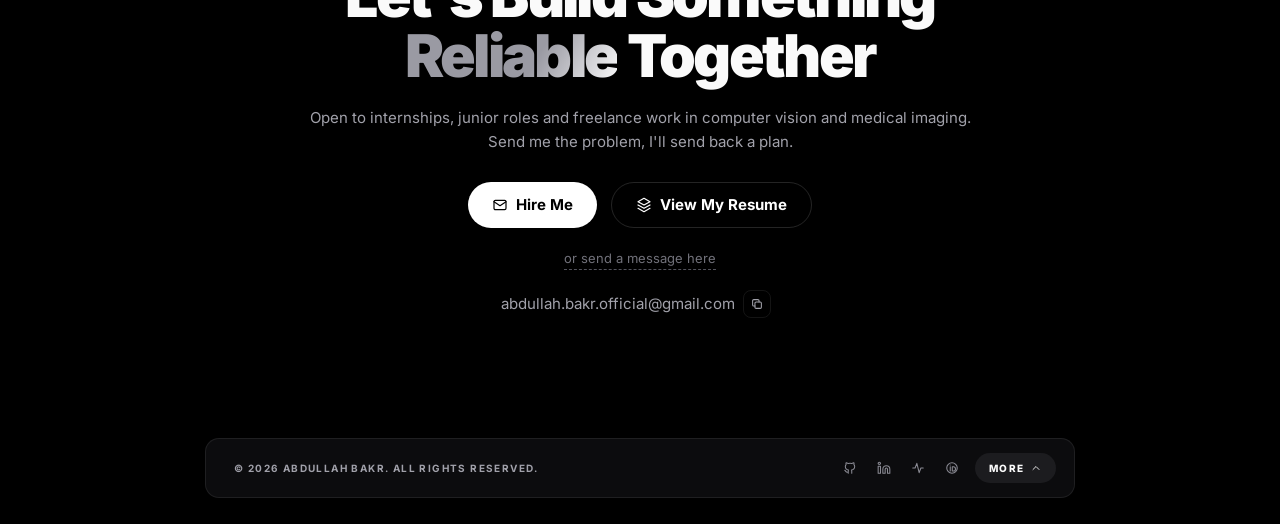
<file: skills.html>
<!doctype html>
<html lang="en">
<head>
<meta charset="utf-8">
<meta name="viewport" content="width=device-width, initial-scale=1">
<title>Skills & Tools | Abdullah Bakr</title>
<meta name="description" content="The tools and methods Abdullah Bakr uses for computer vision and medical imaging work.">
<meta name="author" content="Abdullah Bakr">
<meta name="theme-color" content="#000000">
<link rel="canonical" href="https://abdubakr77.github.io/skills.html">
<meta property="og:type" content="website">
<meta property="og:url" content="https://abdubakr77.github.io/skills.html">
<meta property="og:title" content="Skills & Tools | Abdullah Bakr">
<meta property="og:description" content="The tools and methods Abdullah Bakr uses for computer vision and medical imaging work.">
<meta property="og:image" content="https://abdubakr77.github.io/assets/img/og.png">
<meta name="twitter:card" content="summary_large_image">
<meta name="twitter:image" content="https://abdubakr77.github.io/assets/img/og.png">
<link rel="icon" type="image/svg+xml" href="assets/img/favicon.svg">
<link rel="apple-touch-icon" href="assets/img/apple-touch-icon.png">
<link rel="preload" as="font" type="font/woff2" href="assets/fonts/inter-latin-wght-normal.woff2" crossorigin>
<link rel="stylesheet" href="assets/css/main.css">
<link rel="stylesheet" href="assets/css/pages.css">
<script>document.documentElement.classList.add('js');try{if(sessionStorage.getItem('pt')==='1'){document.documentElement.classList.add('pt-in');sessionStorage.removeItem('pt');}}catch(e){}</script>
<script type="application/ld+json">
{"@context":"https://schema.org","@type":"Person","name":"Abdullah Bakr","jobTitle":"Machine Learning Engineer, Computer Vision and Medical Imaging","email":"mailto:abdullah.bakr.official@gmail.com","url":"https://abdubakr77.github.io/","address":{"@type":"PostalAddress","addressRegion":"Monufiya","addressCountry":"EG"},"sameAs":["https://www.linkedin.com/in/abdubakr","https://github.com/abdubakr77","https://www.kaggle.com/abdullahbakr7","https://orcid.org/0009-0009-1638-4356","https://pypi.org/user/AbduBakr/"]}
</script>
</head>
<body class="page-skills">
<a class="skip" href="#main">Skip to content</a>

<!-- loader -->
<div class="loader" id="loader" aria-hidden="true"><span class="loader__arc"></span></div>
<!-- page transition curtain -->
<div class="curtain" id="curtain" aria-hidden="true"></div>

<!-- top bar -->
<header class="bar" id="bar">
  <div class="bar__clock" aria-label="Local time in Egypt"><span id="clock">00:00:00</span></div>
  <nav class="bar__nav" aria-label="Main">
    <a href="index.html" data-nav="top">Home</a>
    <div class="dd">
      <button type="button" class="dd__btn is-current" aria-expanded="false" aria-controls="ddMenu"><i class="dd__dot" aria-hidden="true"></i>About <svg viewBox="0 0 24 24" aria-hidden="true"><path d="M6 9l6 6 6-6"/></svg></button>
      <div class="mega" id="ddMenu" hidden>
        <div class="mega__main">
          <a class="mega__big" href="projects.html">
            <span class="mega__grid" aria-hidden="true"></span><span class="mega__px" aria-hidden="true"><i></i><i></i><i></i><i></i></span>
            <svg class="mega__ic" viewBox="0 0 24 24" aria-hidden="true"><path d="M5 15c-1.5 1.3-2 5-2 5s3.7-.5 5-2c.7-.8.7-2.1-.1-2.9a2.2 2.2 0 0 0-2.9-.1zM12 15l-3-3a22 22 0 0 1 2-3.9A12.9 12.9 0 0 1 22 2c0 2.7-.8 7.5-6 11a22.4 22.4 0 0 1-4 2z"/><path d="M9 12H4s.6-3 2-4c1.6-1.1 5 0 5 0M12 15v5s3-.6 4-2c1.1-1.6 0-5 0-5"/></svg>
            <b>Projects</b><small>Every build, with the code</small>
          </a>
          <a class="mega__big" href="experience.html">
            <span class="mega__grid" aria-hidden="true"></span><span class="mega__px" aria-hidden="true"><i></i><i></i><i></i><i></i></span>
            <svg class="mega__ic" viewBox="0 0 24 24" aria-hidden="true"><rect x="3" y="7" width="18" height="13" rx="2"/><path d="M8 7V5a2 2 0 0 1 2-2h4a2 2 0 0 1 2 2v2M3 13h18"/></svg>
            <b>Experience</b><small>Roles, research and study</small>
          </a>
          <div class="mega__row">
            <a class="mega__sm" href="skills.html" aria-current="page"><span><b>Skills</b><small>Tools and methods</small></span><svg viewBox="0 0 24 24" aria-hidden="true"><path d="M22 2L11 13M22 2l-7 20-4-9-9-4z"/></svg></a>
            <a class="mega__sm" href="achievements.html"><span><b>Achievements</b><small>Certificates and milestones</small></span><svg viewBox="0 0 24 24" aria-hidden="true"><path d="M8 21h8M12 17v4M7 4h10v5a5 5 0 0 1-10 0zM7 6H4v1a3 3 0 0 0 3 3M17 6h3v1a3 3 0 0 1-3 3"/></svg></a>
            <a class="mega__sm" href="https://www.linkedin.com/in/abdubakr/recent-activity/all/" target="_blank" rel="noopener"><span><b>Posts</b><small>Writing on LinkedIn</small></span><svg viewBox="0 0 24 24" aria-hidden="true"><path d="M2 4h7a3 3 0 0 1 3 3v13a2 2 0 0 0-2-2H2zM22 4h-7a3 3 0 0 0-3 3v13a2 2 0 0 1 2-2h8z"/></svg></a>
          </div>
        </div>
        <div class="mega__side">
          <a class="mega__item" href="gallery.html"><span><b>Gallery</b><small>Model outputs, up close</small></span><svg viewBox="0 0 24 24" aria-hidden="true"><rect x="3" y="3" width="18" height="18" rx="2"/><circle cx="9" cy="9" r="2"/><path d="M21 15l-5-5L5 21"/></svg></a>
          <a class="mega__item" href="resume.html"><span><b>Resume</b><small>View or download my CV</small></span><svg viewBox="0 0 24 24" aria-hidden="true"><path d="M14 3H7a2 2 0 0 0-2 2v14a2 2 0 0 0 2 2h10a2 2 0 0 0 2-2V8z"/><path d="M14 3v5h5M9 13h6M9 17h4"/></svg></a>
          <button type="button" class="mega__item" data-open-form><span><b>Message</b><small>Send me a note</small></span><svg viewBox="0 0 24 24" aria-hidden="true"><path d="M21 12a8 8 0 0 1-11.6 7.1L3 21l1.9-6.4A8 8 0 1 1 21 12z"/></svg></button>
        </div>
      </div>
    </div>
    <a href="projects.html" data-nav="work">Projects</a>
    <a href="#contact" data-nav="contact">Contact</a>
  </nav>
  <div class="bar__icons">
    <a class="ib" href="resume.html" aria-label="View my resume" data-tip="Resume">
      <svg viewBox="0 0 24 24" aria-hidden="true"><path d="M14 3H7a2 2 0 0 0-2 2v14a2 2 0 0 0 2 2h10a2 2 0 0 0 2-2V8z"/><path d="M14 3v5h5M9 13h6M9 17h4"/></svg>
    </a>
    <a class="ib" href="https://github.com/abdubakr77" target="_blank" rel="noopener" aria-label="GitHub" data-tip="GitHub">
      <svg viewBox="0 0 24 24" aria-hidden="true"><path d="M9 19c-4.3 1.4-4.3-2.5-6-3m12 5v-3.5c0-1 .1-1.4-.5-2 2.8-.3 5.5-1.4 5.5-6a4.6 4.6 0 0 0-1.3-3.2 4.2 4.2 0 0 0-.1-3.2s-1.1-.3-3.5 1.3a12.3 12.3 0 0 0-6.2 0C6.5 2.8 5.4 3.1 5.4 3.1a4.2 4.2 0 0 0-.1 3.2A4.6 4.6 0 0 0 4 9.5c0 4.6 2.7 5.7 5.5 6-.6.6-.6 1.2-.5 2V21"/></svg>
    </a>
    <a class="ib" href="mailto:abdullah.bakr.official@gmail.com" aria-label="Email me" data-tip="Email">
      <svg viewBox="0 0 24 24" aria-hidden="true"><rect x="3" y="5" width="18" height="14" rx="2"/><path d="M3 7l9 6 9-6"/></svg>
    </a>
    <button type="button" class="ib ib--menu" id="menuBtn" aria-expanded="false" aria-controls="mobileMenu" aria-label="Open menu"><span></span><span></span></button>
  </div>
</header>

<div class="mmenu" id="mobileMenu" hidden>
  <nav aria-label="Mobile">
    <a href="index.html">Home</a><a href="projects.html">Projects</a><a href="experience.html">Experience</a><a href="skills.html">Skills</a><a href="achievements.html">Achievements</a><a href="gallery.html">Gallery</a><a href="resume.html">Resume</a><a href="#contact">Contact</a>
  </nav>
</div>

<a class="avail" href="#contact" aria-label="Available for opportunity, go to contact"><span>Available for opportunity</span></a>
<main id="main">
<section class="sk-hero" aria-labelledby="sk-h">
  <div class="hero__bg" aria-hidden="true"><div class="dots"></div></div>
  <div class="sk-orbit" id="skOrbit" aria-hidden="true"></div>
  <div class="sk-cube-wrap" aria-hidden="true">
    <span class="sk-glow"></span>
    <div class="cube-float"><div class="cube-tilt" id="skTilt"><div class="cube-spin"><div class="cube sk-cube" id="skCube"></div></div></div></div>
  </div>
  <div class="sk-hero__in">
    <h1 id="sk-h" class="ptitle"><span class="hl"><span class="hl__in shiny" data-h>SKILLS &amp; TOOLS</span></span></h1>
    <p class="sk-hero__sub" data-h>The tools I reach for, and the projects where I used them.</p>
  </div>
</section>

<section class="sec sk-core" aria-labelledby="core-h">
  <div class="sec__head sec__head--c" data-rv>
    <h2 id="core-h" class="shiny-static">Core focus</h2>
    <p class="pill-tag">Capabilities, with the evidence</p>
  </div>
  <div class="sk-tabs" role="tablist" aria-label="Skill areas" id="skTabs">
    <button type="button" role="tab" data-k="cv" aria-selected="true">Computer vision</button>
    <button type="button" role="tab" data-k="dl" aria-selected="false">Deep learning</button>
    <button type="button" role="tab" data-k="data" aria-selected="false">Data &amp; tooling</button>
    <span class="sk-tabs__ink" id="skInk" aria-hidden="true"></span>
  </div>
  <div class="sk-grid" id="skGrid" role="tabpanel"></div>
  <p class="sk-note">Bars show how many of my public projects use each skill, out of the busiest one in that group.</p>
</section>

<section class="sk-how" aria-labelledby="how-h">
  <div class="sk-how__pin">
    <div class="sk-how__head">
      <h2 id="how-h" class="shiny-static">How I work</h2>
      <p>Habits that come from the projects, not from a list of buzzwords.</p>
    </div>
    <div class="sk-how__track" id="skHow"></div>
  </div>
</section>

<section class="sk-box" aria-labelledby="box2-h">
  <p class="stack__label" id="box2-h">Toolbox</p>
  <div class="marquee marquee--logos"><div class="marquee__track" id="logosA"></div></div>
  <div class="marquee marquee--logos" data-dir="1"><div class="marquee__track" id="logosB"></div></div>
</section>
<!-- ================= TAPES + CTA ================= -->
<section class="cta" id="contact" aria-labelledby="cta-h">
  <div class="tapes" aria-hidden="true">
    <div class="tape tape--a"><div class="tape__track"><span>PYTORCH &bull; TENSORFLOW &bull; YOLO &bull; SWIN TRANSFORMER &bull; OPENCV &bull; SCIKIT-LEARN &bull; PANDAS &bull; STREAMLIT &bull;</span><span>PYTORCH &bull; TENSORFLOW &bull; YOLO &bull; SWIN TRANSFORMER &bull; OPENCV &bull; SCIKIT-LEARN &bull; PANDAS &bull; STREAMLIT &bull;</span></div></div>
    <div class="tape tape--b"><div class="tape__track"><span>COMPUTER VISION ENGINEER &bull; MEDICAL IMAGING &bull; ML ENGINEER &bull; KAGGLE NOTEBOOKS EXPERT &bull; OPEN SOURCE &bull; RESEARCH &bull;</span><span>COMPUTER VISION ENGINEER &bull; MEDICAL IMAGING &bull; ML ENGINEER &bull; KAGGLE NOTEBOOKS EXPERT &bull; OPEN SOURCE &bull; RESEARCH &bull;</span></div></div>
  </div>
  <div class="cta__in" data-rv>
    <h2 id="cta-h">Let's Build Something<br><span class="cta__word" id="ctaWord">Reliable</span> Together</h2>
    <p>Open to internships, junior roles and freelance work in computer vision and medical imaging.<br>Send me the problem, I'll send back a plan.</p>
    <div class="cta__btns">
      <a class="pill-btn pill-btn--light" href="mailto:abdullah.bakr.official@gmail.com"><svg viewBox="0 0 24 24" aria-hidden="true"><rect x="3" y="5" width="18" height="14" rx="2"/><path d="M3 7l9 6 9-6"/></svg>Hire Me</a>
      <a class="pill-btn pill-btn--ghost" href="resume.html"><svg viewBox="0 0 24 24" aria-hidden="true"><path d="M12 2l9 5-9 5-9-5 9-5zM3 12l9 5 9-5M3 17l9 5 9-5"/></svg>View My Resume</a>
    </div>
    <button type="button" class="cta__msg" data-open-form>or send a message here</button>
    <p class="cta__mail"><a href="mailto:abdullah.bakr.official@gmail.com">abdullah.bakr.official@gmail.com</a><button type="button" class="copy" id="copyEmail" aria-label="Copy email address"><svg viewBox="0 0 24 24" aria-hidden="true"><rect x="8.5" y="8.5" width="11" height="11" rx="2"/><path d="M15.5 8.5V6.5a2 2 0 0 0-2-2h-7a2 2 0 0 0-2 2v7a2 2 0 0 0 2 2h2"/></svg></button><span class="copied" id="copied" role="status" aria-live="polite"></span></p>
  </div>
</section>
</main>

<footer class="foot">
  <div class="foot__bar">
    <p>&copy; <span id="year">2026</span> Abdullah Bakr. All rights reserved.</p>
    <div class="foot__ic">
      <a href="https://github.com/abdubakr77" target="_blank" rel="noopener" aria-label="GitHub"><svg viewBox="0 0 24 24"><path d="M9 19c-4.3 1.4-4.3-2.5-6-3m12 5v-3.5c0-1 .1-1.4-.5-2 2.8-.3 5.5-1.4 5.5-6a4.6 4.6 0 0 0-1.3-3.2 4.2 4.2 0 0 0-.1-3.2s-1.1-.3-3.5 1.3a12.3 12.3 0 0 0-6.2 0C6.5 2.8 5.4 3.1 5.4 3.1a4.2 4.2 0 0 0-.1 3.2A4.6 4.6 0 0 0 4 9.5c0 4.6 2.7 5.7 5.5 6-.6.6-.6 1.2-.5 2V21"/></svg></a>
      <a href="https://www.linkedin.com/in/abdubakr" target="_blank" rel="noopener" aria-label="LinkedIn"><svg viewBox="0 0 24 24"><path d="M16 8a6 6 0 0 1 6 6v7h-4v-7a2 2 0 0 0-4 0v7h-4v-7a6 6 0 0 1 6-6zM2 9h4v12H2zM4 2a2 2 0 1 1 0 4 2 2 0 0 1 0-4z"/></svg></a>
      <a href="https://www.kaggle.com/abdullahbakr7" target="_blank" rel="noopener" aria-label="Kaggle"><svg viewBox="0 0 24 24"><path d="M3 12h4l3-8 4 16 3-8h4"/></svg></a>
      <a href="https://orcid.org/0009-0009-1638-4356" target="_blank" rel="noopener" aria-label="ORCID"><svg viewBox="0 0 24 24"><circle cx="12" cy="12" r="9"/><path d="M9 10v7M9 7v.01M12.5 10h2a3.5 3.5 0 0 1 0 7h-2z"/></svg></a>
      <button type="button" class="foot__more" id="footMore" aria-expanded="false" aria-controls="footLinks">More <svg viewBox="0 0 24 24" aria-hidden="true"><path d="M6 15l6-6 6 6"/></svg></button>
    </div>
  </div>
  <div class="foot__links" id="footLinks" hidden>
    <a href="Abdullah_Bakr_CV.pdf" target="_blank" rel="noopener">CV (PDF)</a>
    <a href="https://www.researchsquare.com/article/rs-10932750/latest" target="_blank" rel="noopener">Chest X-ray preprint</a>
    <a href="https://pypi.org/project/deepcsv/" target="_blank" rel="noopener">deepcsv on PyPI</a>
    <a href="tel:+201553996442">+20 155 399 6442</a>
  </div>
</footer>

<button type="button" class="totop" id="toTop" aria-label="Back to top"><svg viewBox="0 0 24 24" aria-hidden="true"><path d="M12 19V5M6 11l6-6 6 6"/></svg></button>

<!-- contact form dialog -->
<dialog data-lenis-prevent class="dlg dlg--form" id="formDlg" aria-labelledby="formTitle">
  <div class="dlg__head"><h3 id="formTitle">Send a message</h3><button type="button" class="dlg__x dlg__x--in" data-close aria-label="Close form"><svg viewBox="0 0 24 24"><path d="M6 6l12 12M18 6L6 18"/></svg></button></div>
  <form class="form" id="contactForm" action="https://formsubmit.co/abdullah.bakr.official@gmail.com" method="POST" novalidate>
    <input type="hidden" name="_subject" value="New message from abdubakr77.github.io">
    <input type="hidden" name="_template" value="table">
    <input type="text" name="_honey" class="hp" tabindex="-1" autocomplete="off" aria-hidden="true">
    <label class="field"><span>Your name</span><input id="f-name" name="name" type="text" autocomplete="name" required></label>
    <label class="field"><span>Your email</span><input id="f-email" name="email" type="email" autocomplete="email" required></label>
    <label class="field"><span>What are you working on?</span><textarea id="f-msg" name="message" rows="5" required></textarea></label>
    <button class="pill-btn pill-btn--light" type="submit" id="sendBtn">Send message</button>
    <p class="form__status" id="formStatus" role="status" aria-live="polite"></p>
  </form>
</dialog>

<script src="assets/js/vendor/gsap.min.js" defer></script>
<script src="assets/js/vendor/ScrollTrigger.min.js" defer></script>
<script src="assets/js/vendor/lenis.min.js" defer></script>
<script src="assets/js/core.js" defer></script>
<script src="assets/js/data.js" defer></script>
<script src="assets/js/icons.js" defer></script>
<script src="assets/js/pages/skills.js" defer></script>
</body>
</html>
</file>
<file: assets/css/main.css>
/* =========================================================
   Abdullah Bakr portfolio, v3
   Black stage, heavy grotesk type with a moving sheen,
   scroll-driven scenes.
   ========================================================= */

@font-face { font-family: "Inter"; src: url("../fonts/inter-latin-wght-normal.woff2") format("woff2"); font-weight: 100 900; font-display: swap; }
@font-face { font-family: "Instrument Serif"; src: url("../fonts/instrument-serif-latin-400-italic.woff2") format("woff2"); font-style: italic; font-weight: 400; font-display: swap; }
@font-face { font-family: "Alex Brush"; src: url("../fonts/alex-brush-latin-400-normal.woff2") format("woff2"); font-weight: 400; font-display: swap; }
@font-face { font-family: "JetBrains Mono"; src: url("../fonts/jetbrains-mono-latin-400-normal.woff2") format("woff2"); font-weight: 400; font-display: swap; }
@font-face { font-family: "JetBrains Mono"; src: url("../fonts/jetbrains-mono-latin-500-normal.woff2") format("woff2"); font-weight: 500; font-display: swap; }

:root {
  --black: #000;
  --ink-1: #0a0a0b;
  --ink-2: #111113;
  --ink-3: #18181b;
  --ink-4: #232327;
  --line: rgba(255, 255, 255, .08);
  --line-2: rgba(255, 255, 255, .14);
  --white: #fafafa;
  --text-2: #a1a1aa;
  --muted: #71717a;
  --red: #ef4444;
  --lime: #d4f04a;
  --cyan: #38bdf8;
  --yellow: #facc15;
  --green: #4ade80;
  --gh: #3fb950;
  --kg: #20beff;
  --py: #fb923c;

  --sans: "Inter", ui-sans-serif, system-ui, -apple-system, "Segoe UI", Roboto, Arial, sans-serif;
  --serif: "Instrument Serif", ui-serif, Georgia, "Times New Roman", serif;
  --script: "Alex Brush", "Brush Script MT", cursive;
  --mono: "JetBrains Mono", ui-monospace, SFMono-Regular, Menlo, Consolas, monospace;

  --ease: cubic-bezier(.22, .8, .24, 1);
  --ease-io: cubic-bezier(.65, 0, .35, 1);
  --wrap: min(1180px, 100% - 2 * clamp(16px, 4vw, 48px));
  color-scheme: dark;
}

*, *::before, *::after { box-sizing: border-box; }
[hidden] { display: none !important; }
html { -webkit-text-size-adjust: 100%; }
html.lenis, html.lenis body { height: auto; }
.lenis.lenis-smooth { scroll-behavior: auto !important; }
.lenis.lenis-stopped { overflow: hidden; }
body {
  margin: 0; background: var(--black); color: var(--white);
  font-family: var(--sans); font-size: 16px; line-height: 1.6;
  -webkit-font-smoothing: antialiased; -moz-osx-font-smoothing: grayscale;
  overflow-x: clip;
}
img { display: block; max-width: 100%; }
main { overflow-x: clip; }

/* scrollbar: thin white thumb */
::-webkit-scrollbar { width: 5px; height: 5px; }
::-webkit-scrollbar-button { display: none; width: 0; height: 0; }
::-webkit-scrollbar-track, ::-webkit-scrollbar-corner { background: transparent; }
::-webkit-scrollbar-thumb { background: #fff; border-radius: 0; }
::-webkit-scrollbar-thumb:hover { background: #e5e5e5; }
@supports not selector(::-webkit-scrollbar) { html { scrollbar-color: #fff #000; scrollbar-width: thin; } }
.dlg ::-webkit-scrollbar-thumb { background: #52525b; }

/* click spark */
.spark-fx { position: fixed; inset: 0; width: 100vw; height: 100vh; z-index: 400; pointer-events: none; }

/* page transition curtain */
.curtain { position: fixed; left: -10vw; right: -10vw; top: 0; height: 120vh; z-index: 350; pointer-events: none; background: #1c1c1f; border-radius: 50% 50% 0 0 / 14vh 14vh 0 0; transform: translateY(105%); }
.pt-leave .curtain { transition: transform .62s cubic-bezier(.76, 0, .24, 1); transform: translateY(-10vh); }
.pt-in .curtain { transform: translateY(-10vh); border-radius: 0 0 50% 50% / 0 0 14vh 14vh; }
.pt-in.pt-out .curtain { transition: transform .8s cubic-bezier(.76, 0, .24, 1); transform: translateY(-125%); }
.pt-in .loader { display: none; }
a { color: inherit; text-decoration: none; }
button { font: inherit; color: inherit; background: none; border: 0; padding: 0; cursor: pointer; }
h1, h2, h3, h4, p { margin: 0; }
ul, ol { margin: 0; padding: 0; list-style: none; }
svg { fill: none; stroke: currentColor; stroke-width: 1.8; stroke-linecap: round; stroke-linejoin: round; }
::selection { background: var(--white); color: #000; }
:focus-visible { outline: 2px solid var(--white); outline-offset: 3px; border-radius: 6px; }
.sr-only { position: absolute; width: 1px; height: 1px; padding: 0; margin: -1px; overflow: hidden; clip: rect(0 0 0 0); white-space: nowrap; border: 0; }
.skip { position: fixed; left: 12px; top: -60px; z-index: 200; background: #fff; color: #000; padding: 10px 14px; border-radius: 8px; font-weight: 600; transition: top .2s; }
.skip:focus { top: 12px; }

/* sheen on text */
.shiny {
  background: linear-gradient(120deg, #fff 30%, #666 50%, #fff 70%);
  background-size: 200% auto;
  -webkit-background-clip: text; background-clip: text; color: transparent; -webkit-text-fill-color: transparent;
  animation: sheen 4s linear infinite;
}
@keyframes sheen { from { background-position: 200% center; } to { background-position: -200% center; } }
.shiny-static {
  background: linear-gradient(180deg, #fff 20%, #9a9aa3 100%);
  -webkit-background-clip: text; background-clip: text; color: transparent;
}

/* ---------------- loader ---------------- */
.loader { position: fixed; inset: 0; z-index: 300; background: #000; display: grid; place-items: center; transition: opacity .6s var(--ease), visibility .6s; }
.loader__arc { width: 28px; height: 28px; border-radius: 50%; border: 2px solid rgba(255,255,255,.12); border-top-color: #e4e4e7; animation: spin .8s linear infinite; }
@keyframes spin { to { transform: rotate(360deg); } }
.is-ready .loader { opacity: 0; visibility: hidden; }

/* ---------------- top bar ---------------- */
.bar {
  position: fixed; inset: 0 0 auto 0; z-index: 100;
  width: var(--wrap); margin-inline: auto; height: 68px;
  display: grid; grid-template-columns: 1fr auto 1fr; align-items: center;
  transition: transform .6s var(--ease), opacity .4s;
}
.bar.is-hidden { transform: translateY(-110%); opacity: 0; }
.bar::before { content: ""; position: absolute; inset: 8px -14px; border-radius: 999px; background: rgba(8,8,9,.55); border: 1px solid var(--line); backdrop-filter: blur(14px); -webkit-backdrop-filter: blur(14px); opacity: 0; transition: opacity .5s; z-index: -1; }
.bar.is-solid::before { opacity: 1; }
.bar__clock { font-family: var(--mono); font-size: 17px; font-weight: 500; letter-spacing: .06em; color: #e4e4e7; font-variant-numeric: tabular-nums; }
.bar__nav {
  display: flex; align-items: center; gap: 2px; padding: 4px;
  border-radius: 999px; background: rgba(15, 15, 17, .55); backdrop-filter: blur(14px); -webkit-backdrop-filter: blur(14px);
  border: 1px solid var(--line);
}
.bar__nav > a, .dd__btn {
  display: inline-flex; align-items: center; gap: 4px;
  padding: 6px 14px; border-radius: 999px; font-size: 13px; font-weight: 600; color: #b4b4bb;
  transition: color .3s, background-color .35s var(--ease);
}
.bar__nav > a:hover, .dd__btn:hover { color: #fff; }
.bar__nav > a.is-active { background: #27272a; color: #fff; }
.dd { position: relative; }
.dd__btn svg { width: 12px; height: 12px; transition: transform .3s var(--ease); }
.dd__btn[aria-expanded="true"] svg { transform: rotate(180deg); }
.dd__btn.is-current, .bar__nav > a[aria-current] { background: #27272a; color: #fff; }
.dd__dot { display: none; width: 6px; height: 6px; border-radius: 50%; background: var(--lime); box-shadow: 0 0 8px var(--lime); margin-right: 3px; }
.dd__btn.is-current .dd__dot { display: inline-block; }
.mega {
  position: absolute; top: calc(100% + 12px); left: 50%; translate: -50% 0; z-index: 5;
  width: min(820px, 92vw); padding: 12px; border-radius: 22px;
  background: rgba(12, 12, 14, .94); border: 1px solid var(--line-2);
  backdrop-filter: blur(18px); -webkit-backdrop-filter: blur(18px);
  box-shadow: 0 40px 80px -20px rgba(0,0,0,.9);
  display: grid; grid-template-columns: 1fr 250px; gap: 12px;
  opacity: 0; transform: translateY(-8px) scale(.98); transform-origin: 50% 0;
  transition: opacity .3s var(--ease), transform .4s var(--ease);
}
.mega::before { content: ""; position: absolute; left: 0; right: 0; top: -14px; height: 14px; }
.mega.is-open { opacity: 1; transform: none; }
.mega__main { display: grid; grid-template-columns: 1fr 1fr; gap: 12px; }
.mega__row { grid-column: 1 / -1; display: grid; grid-template-columns: repeat(3, 1fr); gap: 12px; }
.mega__side { display: grid; gap: 10px; padding-left: 12px; border-left: 1px solid var(--line); }
.mega a, .mega button { text-align: left; }
.mega__big {
  position: relative; overflow: hidden; height: 150px; padding: 18px; border-radius: 16px;
  display: flex; flex-direction: column; justify-content: flex-end;
  background: #141416; border: 1px solid var(--line);
  transition: transform .5s var(--ease), border-color .3s, background-color .3s;
}
.mega__big:hover, .mega__big[aria-current] { transform: translateY(-3px) scale(1.015); border-color: var(--line-2); background: #19191c; }
.mega__grid { position: absolute; inset: 0; opacity: .06; background-image: linear-gradient(90deg, #fafafa 1px, transparent 1px), linear-gradient(#fafafa 1px, transparent 1px); background-size: 24px 24px; pointer-events: none; }
.mega__px { position: absolute; inset: 0; overflow: hidden; pointer-events: none; opacity: .35; transition: opacity .6s; }
.mega__big:hover .mega__px { opacity: 1; }
.mega__px i { position: absolute; left: 0; top: 0; width: 24px; height: 24px; background: rgba(255,255,255,.12); transition: transform 1.2s var(--ease), opacity 1.2s; }
.mega__px i:first-child { background: rgba(255,255,255,.22); }
.mega__ic { position: absolute; left: 18px; top: 18px; width: 22px; height: 22px; color: #d4d4d8; }
.mega__big b, .mega__sm b, .mega__item b { display: flex; align-items: center; gap: 7px; font-size: 15px; font-weight: 800; letter-spacing: -.01em; color: #fff; }
.mega__big small, .mega__sm small, .mega__item small { display: block; margin-top: 2px; font-size: 12px; font-weight: 500; color: #8b8b94; }
.mega__sm, .mega__item {
  display: flex; align-items: center; justify-content: space-between; gap: 10px; padding: 14px 16px; border-radius: 14px;
  background: #121214; border: 1px solid var(--line); transition: background-color .3s, border-color .3s, transform .45s var(--ease);
}
.mega__sm:hover, .mega__item:hover, .mega__sm[aria-current], .mega__item[aria-current] { background: #1b1b1e; border-color: var(--line-2); transform: translateY(-2px); }
.mega__sm svg, .mega__item svg { flex: none; width: 17px; height: 17px; color: #a1a1aa; transition: transform .45s var(--ease), color .3s; }
.mega__sm:hover svg, .mega__item:hover svg { color: #fff; transform: rotate(-10deg) scale(1.1); }
.mega__item { width: 100%; }
/* the page you are on: lime outline, title and icon, plus a live dot */
.mega [aria-current] { border-color: rgba(212, 240, 74, .45) !important; background: rgba(212, 240, 74, .05) !important; }
.mega [aria-current] b { color: var(--lime); }
.mega [aria-current] b::after { content: ""; width: 7px; height: 7px; border-radius: 50%; background: var(--lime); box-shadow: 0 0 10px var(--lime); }
.mega [aria-current] svg, .mega [aria-current] .mega__ic { color: var(--lime); }
.dot--lime { background: var(--lime); box-shadow: 0 0 10px var(--lime); }
.bar__icons { justify-self: end; display: flex; gap: 10px; align-items: center; }
.ib {
  position: relative; width: 34px; height: 34px; border-radius: 50%; display: grid; place-items: center;
  background: #1c1c1f; border: 1px solid var(--line); color: #e4e4e7;
  transition: background-color .3s, transform .4s var(--ease);
}
.ib:hover { background: #2a2a2e; transform: translateY(-2px); }
.ib svg { width: 15px; height: 15px; }
.ib[data-tip]::after {
  content: attr(data-tip); position: absolute; top: calc(100% + 8px); left: 50%; translate: -50% 4px;
  font-size: 11px; font-weight: 600; padding: 4px 8px; border-radius: 6px; background: #fff; color: #000;
  opacity: 0; pointer-events: none; transition: opacity .25s, translate .3s var(--ease); white-space: nowrap;
}
.ib[data-tip]:hover::after { opacity: 1; translate: -50% 0; }
.ib--menu { display: none; }
.ib--menu span { position: absolute; width: 14px; height: 1.6px; background: currentColor; border-radius: 2px; transition: transform .4s var(--ease); }
.ib--menu span:first-child { transform: translateY(-3px); }
.ib--menu span:last-child { transform: translateY(3px); }
.ib--menu[aria-expanded="true"] span:first-child { transform: rotate(45deg); }
.ib--menu[aria-expanded="true"] span:last-child { transform: rotate(-45deg); }
.mmenu { position: fixed; inset: 0; z-index: 90; background: rgba(0,0,0,.94); backdrop-filter: blur(10px); padding: 96px 24px 32px; }
.mmenu nav { display: grid; gap: 4px; }
.mmenu a { font-size: 30px; font-weight: 800; letter-spacing: -.03em; padding: 6px 0; color: #e4e4e7; }
.mmenu a:last-child { margin-top: 18px; font-size: 18px; font-weight: 600; color: var(--lime); }

/* available tab */
.avail {
  position: fixed; left: 0; top: 50%; z-index: 80; translate: 0 -50%;
  width: 30px; padding: 22px 0; background: #fff; color: #000; border-radius: 0 12px 12px 0;
  display: grid; place-items: center; transition: width .4s var(--ease), background-color .3s;
}
.avail span { writing-mode: vertical-rl; transform: rotate(180deg); font-size: 9.5px; font-weight: 800; letter-spacing: .28em; text-transform: uppercase; white-space: nowrap; }
.avail:hover { width: 36px; background: var(--lime); }

/* round + pill buttons */
.round-btn { width: 30px; height: 30px; border-radius: 50%; background: #fff; color: #000; display: inline-grid; place-items: center; transition: transform .45s var(--ease); flex: none; }
.round-btn svg { width: 14px; height: 14px; stroke-width: 2.2; }
.round-btn:hover { transform: rotate(-45deg) scale(1.08); }
.round-btn--light { width: 42px; height: 42px; }
.round-btn--light svg { width: 17px; height: 17px; }
.pill-btn {
  display: inline-flex; align-items: center; gap: 8px; height: 46px; padding: 0 24px; border-radius: 999px;
  font-weight: 700; font-size: 15px; background: #fff; color: #000; transition: transform .45s var(--ease), background-color .3s, box-shadow .45s var(--ease);
}
.pill-btn svg { width: 16px; height: 16px; }
.pill-btn:hover { transform: translateY(-3px); box-shadow: 0 16px 30px -14px rgba(255,255,255,.4); }
.pill-btn--ghost { background: transparent; color: #fff; border: 1px solid var(--line-2); }
.pill-btn--ghost:hover { background: #fff; color: #000; }
.pill-btn--sm { height: 38px; padding: 0 18px; font-size: 13px; }
.mini-link { font-size: 13px; font-weight: 600; color: #e4e4e7; border-bottom: 1px solid rgba(255,255,255,.3); padding-bottom: 1px; transition: color .3s, border-color .3s; }
.mini-link:hover { color: var(--lime); border-color: var(--lime); }
.tag { font-size: 11px; font-weight: 700; letter-spacing: .24em; text-transform: uppercase; color: var(--muted); }
.tag--red { color: var(--red); }
.pill-tag { display: inline-flex; align-items: center; gap: 8px; padding: 6px 14px; border-radius: 999px; background: #18181b; border: 1px solid var(--line); font-size: 11px; font-weight: 700; letter-spacing: .08em; text-transform: uppercase; }
.dot { width: 7px; height: 7px; border-radius: 50%; background: var(--green); box-shadow: 0 0 10px var(--green); }

/* ---------------- hero ---------------- */
.hero { position: relative; min-height: 100svh; display: grid; place-items: center; overflow: hidden; padding: 110px 0 90px; }
.hero__bg { position: absolute; inset: 0; z-index: 0; pointer-events: none; }
.dots { position: absolute; inset: 0; z-index: 0; pointer-events: none; background-image: radial-gradient(circle, #555 .6px, transparent .6px); background-size: 24px 24px; opacity: .28; }
.spot { position: absolute; inset: 0; z-index: 1; pointer-events: none; opacity: 0; transition: opacity 1.5s ease .2s; }
.is-ready .spot { opacity: 1; }
.spot__side { position: absolute; top: 0; width: 100vw; height: 100vh; will-change: transform; }
.spot__side--l { left: 0; animation: spotL 7s ease-in-out infinite alternate; }
.spot__side--r { right: 0; animation: spotR 7s ease-in-out infinite alternate; }
.spot i { position: absolute; top: 0; height: 1380px; }
.spot .s1 { width: 560px; background: radial-gradient(68.54% 68.72% at 55.02% 31.46%, rgba(255,255,255,.15) 0, rgba(255,255,255,.05) 50%, rgba(255,255,255,0) 80%); }
.spot .s2 { width: 240px; background: radial-gradient(50% 50% at 50% 50%, rgba(255,255,255,.1) 0, rgba(255,255,255,.02) 80%, transparent 100%); }
.spot .s3 { width: 240px; background: radial-gradient(50% 50% at 50% 50%, rgba(255,255,255,.08) 0, rgba(255,255,255,0) 80%, transparent 100%); }
.spot__side--l .s1 { left: 0; transform: translateY(-300px) rotate(-45deg); }
.spot__side--l .s2 { left: 0; transform-origin: top left; transform: rotate(-45deg) translate(5%, -50%); }
.spot__side--l .s3 { left: 0; transform-origin: top left; transform: rotate(-45deg) translate(-180%, -70%); }
.spot__side--r .s1 { right: 0; transform: translateY(-300px) rotate(45deg); }
.spot__side--r .s2 { right: 0; transform-origin: top right; transform: rotate(45deg) translate(-5%, -50%); }
.spot__side--r .s3 { right: 0; transform-origin: top right; transform: rotate(45deg) translate(180%, -70%); }
@keyframes spotL { from { transform: translateX(0); } to { transform: translateX(100px); } }
@keyframes spotR { from { transform: translateX(0); } to { transform: translateX(-100px); } }
.hero::after { content: ""; position: absolute; inset: auto 0 0; height: 30%; background: linear-gradient(transparent, #000); pointer-events: none; }
.hero__stage { position: relative; z-index: 2; width: min(1680px, 100% - 48px); }
.hero__title { font-size: clamp(48px, 11vw, 208px); font-weight: 900; line-height: .86; letter-spacing: -.05em; display: flex; flex-direction: column; align-items: center; gap: 16px; }
.hrow { display: flex; align-items: center; gap: 32px; position: relative; }
.hrow__line { position: relative; }
.hl { display: block; overflow: hidden; padding: .02em .1em .06em .04em; margin: -.02em -.1em -.06em -.04em; }
.hl__in { display: inline-flex; align-items: center; }
.glyph { display: inline-grid; place-items: center; width: .82em; height: .82em; margin: 0 .04em; flex: none; }
.glyph svg { width: 100%; height: 100%; overflow: visible; }
.glyph--scan svg { stroke: var(--cyan); stroke-width: 7; }
.glyph--scan .g-pupil { fill: var(--cyan); stroke: none; animation: look 4s var(--ease-io) infinite; transform-origin: 50px 50px; }
.glyph--scan .g-scanline { stroke-width: 4; opacity: .8; animation: scanY 2.4s var(--ease-io) infinite alternate; }
.glyph--scan svg { animation: wob 5s ease-in-out infinite; }
@keyframes look { 0%, 40% { transform: translateX(0); } 50%, 65% { transform: translateX(-7px); } 75%, 90% { transform: translateX(7px); } 100% { transform: translateX(0); } }
@keyframes scanY { from { transform: translateY(-14px); } to { transform: translateY(14px); } }
@keyframes wob { 0%, 100% { transform: rotate(-6deg); } 50% { transform: rotate(6deg); } }
.glyph--tooth .t-body { fill: var(--yellow); stroke: none; }
.glyph--tooth .t-eyes rect { fill: #141414; transform-origin: center 46px; animation: blink 4.2s infinite; }
.glyph--tooth svg { animation: bob 3.2s ease-in-out infinite; }
@keyframes blink { 0%, 92%, 100% { transform: scaleY(1); } 95% { transform: scaleY(.1); } }
@keyframes bob { 0%, 100% { transform: translateY(0) rotate(-4deg); } 50% { transform: translateY(-6%) rotate(4deg); } }
.hero__note { font-size: 11.5px; font-weight: 600; letter-spacing: .2em; line-height: 1.65; text-transform: uppercase; color: #a1a1aa; flex: none; text-wrap: balance; }
.hero__note--tl { text-align: right; width: 220px; }
.hero__note--br { width: 220px; padding-top: 32px; align-self: center; }
.float-ic { position: absolute; z-index: 3; width: 26px; height: 26px; color: #a1a1aa; transition: color .3s, transform .5s var(--ease); }
.float-ic { font-size: 0; line-height: 0; display: block; }
.float-ic svg { display: block; width: 100%; height: 100%; }
.float-ic .fill { fill: currentColor; stroke: none; }
.float-ic:hover { color: #fff; transform: scale(1.2) rotate(-8deg); }
.float-ic--gh { right: 8px; top: -26px; }
.float-ic--li { left: -60px; top: 50%; margin-top: -13px; }
.float-ic--kg { right: -64px; top: 50%; margin-top: -14px; border: 1.8px solid currentColor; border-radius: 7px; padding: 3px; width: 28px; height: 28px; }
.hero__foot { display: flex; align-items: center; gap: 18px; margin-top: clamp(40px, 7vh, 80px); padding-inline: clamp(0px, 4vw, 80px); }
.hero__line { flex: 1; height: 1px; background: linear-gradient(90deg, transparent, rgba(255,255,255,.18)); }
.hero__loc { font-size: 10.5px; font-weight: 700; letter-spacing: .28em; text-transform: uppercase; color: #a1a1aa; white-space: nowrap; }
.hero__foot .round-btn svg { transform: rotate(0); }

/* hero load states */
.js [data-h] { opacity: 0; }
.js .hl__in[data-h] { opacity: 1; transform: translateY(110%); }
.is-ready [data-h] { opacity: 1; transition: opacity 1s var(--ease) .7s; }
.is-ready .hl__in[data-h] { transform: none; transition: transform 1.2s var(--ease); }
.is-ready .hl--2 .hl__in { transition-delay: .1s; }
.is-ready .hl--3 .hl__in { transition-delay: .2s; }

/* ---------------- core focus ---------------- */
.focus { padding: clamp(80px, 14vh, 160px) 0 clamp(80px, 12vh, 140px); display: grid; place-items: center; }
.focus__box { position: relative; width: var(--wrap); border: 1px solid rgba(239, 68, 68, .25); padding: clamp(28px, 4vw, 44px) clamp(22px, 4vw, 40px); background: radial-gradient(120% 140% at 0 0, rgba(239,68,68,.05), transparent 50%); }
.corner { position: absolute; width: 5px; height: 5px; background: var(--red); }
.corner--tl { left: -3px; top: -3px; } .corner--tr { right: -3px; top: -3px; } .corner--bl { left: -3px; bottom: -3px; } .corner--br { right: -3px; bottom: -3px; }
.focus__top { display: flex; justify-content: space-between; gap: 16px; align-items: baseline; }
.focus__role { font-family: var(--mono); font-size: 10px; letter-spacing: .14em; text-transform: uppercase; color: #52525b; }
.focus__quote { margin-top: 26px; font-size: clamp(32px, 4.6vw, 62px); line-height: 1.02; letter-spacing: -.035em; font-weight: 800; }
.focus__quote .q { color: #52525b; }
.focus__quote .dim { color: #71717a; font-weight: 500; }
.focus__quote em { font-family: var(--serif); font-style: italic; font-weight: 400; letter-spacing: -.01em; color: #e4e4e7; font-size: 1.12em; }
.focus__grid { margin-top: 34px; padding-top: 28px; border-top: 1px solid var(--line); display: grid; grid-template-columns: 1.2fr 1fr 1fr; gap: clamp(20px, 3vw, 40px); }
.focus__lead { font-size: 17px; color: #d4d4d8; line-height: 1.5; }
.focus__lead em { font-family: var(--serif); font-size: 1.15em; color: #fff; }
.focus__grid h3 { font-size: 12px; font-weight: 800; letter-spacing: .06em; text-transform: uppercase; padding-bottom: 10px; margin-bottom: 12px; border-bottom: 1px solid var(--line); }
.focus__grid div p { font-size: 13.5px; color: #8b8b94; line-height: 1.6; }
.focus__red { margin-top: 12px; color: var(--red) !important; font-style: italic; }
.sig { margin-top: 10px; font-family: var(--script); font-size: 34px !important; color: #e4e4e7 !important; line-height: 1 !important; transform: rotate(-4deg); transform-origin: left; }

/* ---------------- stats ---------------- */
.stats { position: relative; z-index: 2; min-height: 100svh; display: grid; place-items: center; padding: 120px 0; background: #000; border-top: 1px solid var(--line-2); border-radius: 48px 48px 0 0; }
.stats__inner { width: var(--wrap); max-width: 760px; text-align: center; display: grid; justify-items: center; gap: 22px; }
.stats__text { font-size: clamp(30px, 4.2vw, 50px); font-weight: 900; letter-spacing: -.045em; line-height: 1.1; }
.words .w { display: inline-block; opacity: .14; transition: opacity .3s; }
.words--blur .w { filter: blur(6px); opacity: .1; }
.stats__bar { margin-top: 10px; width: 100%; display: grid; grid-template-columns: repeat(4, 1fr); padding: 18px 10px; border-radius: 14px; background: #0c0c0e; border: 1px solid var(--line); }
.stats__bar > div { padding: 4px 10px; border-left: 1px dashed rgba(255,255,255,.12); }
.stats__bar > div:first-child { border-left: 0; }
.stats__bar dt { font-size: 10px; font-weight: 700; letter-spacing: .1em; text-transform: uppercase; color: var(--muted); }
.stats__bar dd { margin: 4px 0 0; font-size: 22px; font-weight: 900; letter-spacing: -.03em; font-variant-numeric: tabular-nums; }
.stats__bar small { font-size: 13px; font-weight: 800; color: #a1a1aa; }

[data-type] .tw-w { display: inline-block; white-space: nowrap; }
[data-type].is-typing .tw-c { opacity: 0; }
[data-type].is-typing .tw-c.on { opacity: 1; }
.tw-caret { display: inline-block; position: relative; width: 0; height: 1em; vertical-align: -.12em; }
.tw-caret::after { content: ""; position: absolute; left: -1px; top: -.04em; width: 2px; height: 1.08em; background: #3b82f6; box-shadow: 0 0 8px rgba(59,130,246,.7); animation: caretBlink 1s steps(1) infinite; }
.tw-caret.is-out { opacity: 0; transition: opacity .4s; }
@keyframes caretBlink { 50% { opacity: 0; } }

/* ---------------- story ---------------- */
.story { position: relative; background: #000; }
.story__pin { position: relative; height: 100svh; overflow: hidden; }
.story__intro { position: absolute; inset: 0; display: grid; place-items: center; align-content: center; gap: 36px; }
.story__btns { display: flex; gap: 8px; align-items: center; }
.pill-btn.pill-tag-like, .story__btns .pill-btn { height: 46px; }
.story__btns > .pill-btn { pointer-events: none; }
.story__btns > span.pill-btn { display: inline-flex; align-items: center; padding: 0 26px; border-radius: 999px; background: #fff; color: #000; font-weight: 800; font-size: 15px; }
.story__hints { display: flex; gap: min(40vw, 540px); font-size: 11px; color: #71717a; }
.story__hints span { display: inline-flex; align-items: center; gap: 6px; }
.story__hints svg { width: 12px; height: 12px; }
.story__card {
  position: absolute; left: 50%; top: 50%; width: 100vw; height: 100svh; translate: -50% -50%;
  background: var(--ink-3); border-radius: 28px; display: grid; place-items: center; overflow: hidden;
  clip-path: inset(80% 0 0 84% round 28px);
}
.marquee { overflow: hidden; width: 100%; }
.marquee__track { display: flex; width: max-content; align-items: center; will-change: transform; }
.marquee--big .marquee__track { gap: clamp(20px, 3vw, 48px); animation: mq 26s linear infinite; }
.marquee--big span { font-size: clamp(64px, 12vw, 190px); font-weight: 900; letter-spacing: -.05em; line-height: 1; color: #fff; white-space: nowrap; }
.spark { width: clamp(52px, 8vw, 120px); height: clamp(52px, 8vw, 120px); border-radius: 50%; background: var(--lime); flex: none; position: relative; }
.spark::after { content: ""; position: absolute; inset: 22%; background: #18181b; clip-path: path("M50 0 C55 35 65 45 100 50 C65 55 55 65 50 100 C45 65 35 55 0 50 C35 45 45 35 50 0Z"); transform: scale(.01); }
.spark::after { clip-path: polygon(50% 0, 60% 40%, 100% 50%, 60% 60%, 50% 100%, 40% 60%, 0 50%, 40% 40%); transform: none; }
@keyframes mq { to { transform: translateX(-50%); } }
.story__body { background: var(--ink-3); padding: 12vh 0 0; }
.xray { width: var(--wrap); max-width: 920px; margin: 0 auto; }
.xray__frame { position: relative; aspect-ratio: 16 / 10; overflow: hidden; background: #000; }
.xray__frame img { position: absolute; left: 50%; top: 50%; width: 62.5%; height: auto; translate: -50% -50%; }
.xray__raw { filter: grayscale(1) contrast(1.1) brightness(.9); }
.xray__cam { opacity: 0; }
.xray__frame::before, .xray__frame::after { content: ""; position: absolute; top: 0; bottom: 0; width: 18.75%; z-index: 2; }
.xray__frame::before { left: 0; background: linear-gradient(90deg, #000 60%, transparent); }
.xray__frame::after { right: 0; background: linear-gradient(-90deg, #000 60%, transparent); }
.xray__ov { position: absolute; z-index: 3; font-family: var(--mono); font-size: 11px; color: #f0b44c; letter-spacing: .02em; }
.xray__ov--tl { left: 16px; top: 14px; } .xray__ov--tr { right: 16px; top: 14px; } .xray__ov--bl { left: 16px; bottom: 14px; } .xray__ov--br { right: 16px; bottom: 14px; }
.xray figcaption { margin-top: 12px; font-size: 12.5px; color: #71717a; }
.about2 { width: var(--wrap); max-width: 920px; margin: clamp(80px, 12vh, 140px) auto 0; display: grid; grid-template-columns: 1fr 1fr; gap: clamp(24px, 6vw, 80px); align-items: start; }
.about2__h { font-size: clamp(22px, 2.2vw, 28px); font-weight: 800; letter-spacing: -.025em; line-height: 1.15; }
.about2__p { font-size: 13.5px; line-height: 1.75; color: #a1a1aa; }
.stack { padding: clamp(80px, 12vh, 130px) 0 clamp(90px, 14vh, 160px); background: linear-gradient(var(--ink-3), #000 70%); }
.stack__label { width: var(--wrap); max-width: 920px; margin: 0 auto 30px; font-size: 13px; font-weight: 800; letter-spacing: .2em; text-transform: uppercase; color: #a1a1aa; }
.marquee--logos { width: min(1000px, 100%); margin: 0 auto; mask-image: linear-gradient(90deg, transparent, #000 15%, #000 85%, transparent); -webkit-mask-image: linear-gradient(90deg, transparent, #000 15%, #000 85%, transparent); }
.marquee--logos + .marquee--logos { margin-top: 22px; }
.marquee--logos .marquee__track { gap: 44px; padding: 6px 0; animation: mq 40s linear infinite; }
.marquee--logos[data-dir="1"] .marquee__track { animation-direction: reverse; animation-duration: 46s; }
.marquee--logos:hover .marquee__track { animation-play-state: paused; }
.logo { display: inline-flex; align-items: center; gap: 10px; font-size: 14.5px; font-weight: 700; color: #a1a1aa; white-space: nowrap; transition: color .3s; }
.logo svg { width: 24px; height: 24px; fill: currentColor; stroke: none; }
.logo:hover { color: #fff; }

/* ---------------- expertise cubes ---------------- */
.expertise { position: relative; }
.feat { height: 165svh; position: relative; }
.feat__sticky { position: sticky; top: 0; height: 100svh; width: var(--wrap); margin: 0 auto; display: grid; grid-template-columns: 1fr 1fr; align-items: center; gap: clamp(24px, 6vw, 90px); }
.feat--flip .feat__cube-wrap { order: 2; }
.feat__cube-wrap { display: grid; place-items: center; perspective: 1000px; height: 440px; position: relative; }
.feat__cube-wrap > * { grid-area: 1 / 1; }
.cube-float, .cube-tilt, .cube-spin { transform-style: preserve-3d; will-change: transform; }
.cube-tilt { transform: rotateY(var(--tx, 0deg)) rotateX(var(--ty, 0deg)); transition: transform .9s var(--ease); }
.cube-spin { animation: cubeIdle 16s linear infinite; }
@keyframes cubeIdle { from { transform: rotateY(0deg) rotateX(0deg); } 50% { transform: rotateY(180deg) rotateX(12deg); } to { transform: rotateY(360deg) rotateX(0deg); } }
.feat__glow { width: 520px; height: 520px; max-width: 120%; border-radius: 50%; background: radial-gradient(circle, color-mix(in srgb, var(--g, #6d3fc0) 55%, transparent) 0%, color-mix(in srgb, var(--g, #6d3fc0) 18%, transparent) 38%, transparent 68%); filter: blur(30px); pointer-events: none; }
.feat__ring { width: 330px; height: 330px; border-radius: 50%; border: 1px dashed rgba(255,255,255,.1); animation: ringSpin 22s linear infinite; pointer-events: none; }
.feat__ring i { position: absolute; width: 9px; height: 9px; border-radius: 50%; background: #fff; box-shadow: 0 0 14px rgba(255,255,255,.8); }
.feat__ring i:nth-child(1) { left: 50%; top: -5px; }
.feat__ring i:nth-child(2) { left: 6%; bottom: 22%; width: 6px; height: 6px; background: var(--lime); box-shadow: 0 0 12px var(--lime); }
.feat__ring i:nth-child(3) { right: 4%; bottom: 26%; width: 5px; height: 5px; opacity: .6; }
.feat--flip .feat__ring { animation-direction: reverse; }
@keyframes ringSpin { to { transform: rotate(360deg); } }
.cube { --s: clamp(140px, 14vw, 210px); position: relative; width: var(--s); height: var(--s); transform-style: preserve-3d; transform: rotateX(-24deg) rotateY(34deg); }
.cube__f { position: absolute; inset: 0; display: grid; place-items: center; align-content: center; gap: 10px; border: 2px solid rgba(0,0,0,.7); backface-visibility: hidden; overflow: hidden; }
.cube__f::before { content: ""; position: absolute; inset: 0; background: linear-gradient(135deg, rgba(255,255,255,.18), transparent 40%, rgba(0,0,0,.25)); }
.cube__f::after { content: ""; position: absolute; inset: -40% 30% auto -40%; height: 60%; transform: rotate(-35deg); background: rgba(255,255,255,.12); }
.cube__f b { position: relative; z-index: 1; font-size: calc(var(--s) * .085); font-weight: 900; letter-spacing: .08em; background: #111; color: #e4e4e7; padding: 3px 9px; border-radius: 6px; }
.f1 { transform: translateZ(calc(var(--s) / 2)); }
.f2 { transform: rotateY(90deg) translateZ(calc(var(--s) / 2)); }
.f3 { transform: rotateY(180deg) translateZ(calc(var(--s) / 2)); }
.f4 { transform: rotateY(-90deg) translateZ(calc(var(--s) / 2)); }
.f5 { transform: rotateX(90deg) translateZ(calc(var(--s) / 2)); }
.f6 { transform: rotateX(-90deg) translateZ(calc(var(--s) / 2)); }
.c-yellow { background: #d4a514; } .c-purple { background: #6d3fc0; } .c-red { background: #b42f2f; } .c-green { background: #1f8a4c; } .c-blue { background: #2a5bc7; } .c-orange { background: #d06a1d; } .c-teal { background: #13879a; }
.cube__shadow { position: relative; align-self: end; margin-bottom: 4%; width: 46%; height: 26px; border-radius: 50%; background: radial-gradient(rgba(255,255,255,.08), transparent 70%); filter: blur(6px); }
.ico { position: relative; z-index: 1; width: calc(var(--s) * .34); height: calc(var(--s) * .34); background: #121212; -webkit-mask: var(--m) center / contain no-repeat; mask: var(--m) center / contain no-repeat; }
.ico-xray { --m: url("data:image/svg+xml,%3Csvg xmlns='http://www.w3.org/2000/svg' viewBox='0 0 24 24' fill='none' stroke='black' stroke-width='2' stroke-linecap='round'%3E%3Cpath d='M12 3v18M8 7c-2 0-3 1-3 3M16 7c2 0 3 1 3 3M8 11c-2 0-3 1-3 3M16 11c2 0 3 1 3 3M8 15c-2 0-3 1-3 2M16 15c2 0 3 1 3 2'/%3E%3C/svg%3E"); }
.ico-scan { --m: url("data:image/svg+xml,%3Csvg xmlns='http://www.w3.org/2000/svg' viewBox='0 0 24 24' fill='none' stroke='black' stroke-width='2' stroke-linecap='round'%3E%3Cpath d='M3 7V5a2 2 0 0 1 2-2h2M17 3h2a2 2 0 0 1 2 2v2M21 17v2a2 2 0 0 1-2 2h-2M7 21H5a2 2 0 0 1-2-2v-2M7 12h10'/%3E%3C/svg%3E"); }
.ico-heart { --m: url("data:image/svg+xml,%3Csvg xmlns='http://www.w3.org/2000/svg' viewBox='0 0 24 24' fill='none' stroke='black' stroke-width='2' stroke-linecap='round' stroke-linejoin='round'%3E%3Cpath d='M3 12h4l2-4 4 8 2-4h6'/%3E%3C/svg%3E"); }
.ico-data { --m: url("data:image/svg+xml,%3Csvg xmlns='http://www.w3.org/2000/svg' viewBox='0 0 24 24' fill='none' stroke='black' stroke-width='2'%3E%3Cellipse cx='12' cy='5' rx='8' ry='3'/%3E%3Cpath d='M4 5v14c0 1.7 3.6 3 8 3s8-1.3 8-3V5M4 12c0 1.7 3.6 3 8 3s8-1.3 8-3'/%3E%3C/svg%3E"); }
.ico-net { --m: url("data:image/svg+xml,%3Csvg xmlns='http://www.w3.org/2000/svg' viewBox='0 0 24 24' fill='none' stroke='black' stroke-width='2'%3E%3Ccircle cx='5' cy='6' r='2'/%3E%3Ccircle cx='5' cy='18' r='2'/%3E%3Ccircle cx='19' cy='12' r='2'/%3E%3Ccircle cx='12' cy='6' r='2'/%3E%3Ccircle cx='12' cy='18' r='2'/%3E%3Cpath d='M7 6h3M7 18h3M14 6l3 5M14 18l3-5M7 7l3 10M7 17l3-10'/%3E%3C/svg%3E"); }
.ico-eye { --m: url("data:image/svg+xml,%3Csvg xmlns='http://www.w3.org/2000/svg' viewBox='0 0 24 24' fill='none' stroke='black' stroke-width='2'%3E%3Cpath d='M2 12s4-7 10-7 10 7 10 7-4 7-10 7S2 12 2 12z'/%3E%3Ccircle cx='12' cy='12' r='3'/%3E%3C/svg%3E"); }
.ico-box { --m: url("data:image/svg+xml,%3Csvg xmlns='http://www.w3.org/2000/svg' viewBox='0 0 24 24' fill='none' stroke='black' stroke-width='2'%3E%3Crect x='4' y='6' width='16' height='12' rx='1'/%3E%3Cpath d='M4 9h6'/%3E%3C/svg%3E"); }
.ico-mask { --m: url("data:image/svg+xml,%3Csvg xmlns='http://www.w3.org/2000/svg' viewBox='0 0 24 24' fill='none' stroke='black' stroke-width='2'%3E%3Cpath d='M12 4c5 0 8 3 7 7-1 5-5 9-8 9s-7-4-7-8 3-8 8-8z'/%3E%3C/svg%3E"); }
.ico-layers { --m: url("data:image/svg+xml,%3Csvg xmlns='http://www.w3.org/2000/svg' viewBox='0 0 24 24' fill='none' stroke='black' stroke-width='2' stroke-linejoin='round'%3E%3Cpath d='M12 3l9 5-9 5-9-5 9-5zM3 13l9 5 9-5'/%3E%3C/svg%3E"); }
.ico-target { --m: url("data:image/svg+xml,%3Csvg xmlns='http://www.w3.org/2000/svg' viewBox='0 0 24 24' fill='none' stroke='black' stroke-width='2'%3E%3Ccircle cx='12' cy='12' r='8'/%3E%3Ccircle cx='12' cy='12' r='3'/%3E%3Cpath d='M12 2v3M12 19v3M2 12h3M19 12h3'/%3E%3C/svg%3E"); }
.ico-code { --m: url("data:image/svg+xml,%3Csvg xmlns='http://www.w3.org/2000/svg' viewBox='0 0 24 24' fill='none' stroke='black' stroke-width='2.4' stroke-linecap='round' stroke-linejoin='round'%3E%3Cpath d='M8 7l-5 5 5 5M16 7l5 5-5 5'/%3E%3C/svg%3E"); }
.ico-drone { --m: url("data:image/svg+xml,%3Csvg xmlns='http://www.w3.org/2000/svg' viewBox='0 0 24 24' fill='none' stroke='black' stroke-width='2' stroke-linecap='round'%3E%3Crect x='9' y='10' width='6' height='4' rx='1'/%3E%3Cpath d='M9 11L5 7M15 11l4-4M9 13l-4 4M15 13l4 4M2 7h6M16 7h6M2 17h6M16 17h6'/%3E%3C/svg%3E"); }
.ico-doc { --m: url("data:image/svg+xml,%3Csvg xmlns='http://www.w3.org/2000/svg' viewBox='0 0 24 24' fill='none' stroke='black' stroke-width='2' stroke-linejoin='round'%3E%3Cpath d='M14 3H6v18h12V7zM14 3v4h4M9 12h6M9 16h6'/%3E%3C/svg%3E"); }
.ico-pkg { --m: url("data:image/svg+xml,%3Csvg xmlns='http://www.w3.org/2000/svg' viewBox='0 0 24 24' fill='none' stroke='black' stroke-width='2' stroke-linejoin='round'%3E%3Cpath d='M21 8l-9-5-9 5 9 5 9-5zM3 8v8l9 5 9-5V8M12 13v8'/%3E%3C/svg%3E"); }
.ico-bulb { --m: url("data:image/svg+xml,%3Csvg xmlns='http://www.w3.org/2000/svg' viewBox='0 0 24 24' fill='none' stroke='black' stroke-width='2' stroke-linecap='round'%3E%3Cpath d='M9 18h6M10 21h4M12 3a6 6 0 0 0-4 10.5c.8.8 1 1.5 1 2.5h6c0-1 .2-1.7 1-2.5A6 6 0 0 0 12 3z'/%3E%3C/svg%3E"); }
.ico-chart { --m: url("data:image/svg+xml,%3Csvg xmlns='http://www.w3.org/2000/svg' viewBox='0 0 24 24' fill='none' stroke='black' stroke-width='2.4' stroke-linecap='round'%3E%3Cpath d='M5 20V10M12 20V4M19 20v-7'/%3E%3C/svg%3E"); }
.ico-trophy { --m: url("data:image/svg+xml,%3Csvg xmlns='http://www.w3.org/2000/svg' viewBox='0 0 24 24' fill='none' stroke='black' stroke-width='2' stroke-linejoin='round'%3E%3Cpath d='M7 4h10v5a5 5 0 0 1-10 0zM7 6H4v1a3 3 0 0 0 3 3M17 6h3v1a3 3 0 0 1-3 3M12 14v4M8 21h8'/%3E%3C/svg%3E"); }
.ico-git { --m: url("data:image/svg+xml,%3Csvg xmlns='http://www.w3.org/2000/svg' viewBox='0 0 24 24' fill='none' stroke='black' stroke-width='2'%3E%3Ccircle cx='6' cy='6' r='2'/%3E%3Ccircle cx='6' cy='18' r='2'/%3E%3Ccircle cx='18' cy='8' r='2'/%3E%3Cpath d='M6 8v8M18 10c0 4-6 3-11 7'/%3E%3C/svg%3E"); }
.feat__num { font-size: 10px; font-weight: 800; letter-spacing: .32em; text-transform: uppercase; color: #71717a; display: flex; align-items: center; gap: 14px; }
.feat__bar { position: relative; width: 70px; height: 2px; background: #27272a; overflow: hidden; border-radius: 2px; }
.feat__bar i { position: absolute; inset: 0; background: linear-gradient(90deg, #fff, var(--lime)); transform-origin: 0 50%; transform: scaleX(0); }
.feat__text .words .w { opacity: .15; filter: blur(3px); }
.feat__text h2 { margin-top: 14px; font-size: clamp(36px, 4.4vw, 62px); font-weight: 900; letter-spacing: -.045em; line-height: .98; }
.feat__text > p:not(.feat__num) { margin-top: 18px; max-width: 42ch; font-size: 16.5px; color: #a1a1aa; line-height: 1.55; }
.chips { margin-top: 30px; display: flex; flex-wrap: wrap; gap: 10px; max-width: 460px; }
.chips li { padding: 9px 16px; border-radius: 10px; background: #0c0c0e; border: 1px solid var(--line); font-size: 10.5px; font-weight: 800; letter-spacing: .08em; text-transform: uppercase; color: #e4e4e7; transition: background-color .3s, border-color .3s, transform .4s var(--ease); }
.chips li:hover { background: #1c1c1f; border-color: var(--line-2); transform: translateY(-2px); }

/* ---------------- discover ---------------- */
.discover { min-height: 90svh; display: grid; place-items: center; align-content: center; gap: 40px; text-align: center; padding: 0 20px; }
.discover__t { font-size: clamp(30px, 3.8vw, 48px); font-weight: 500; letter-spacing: -.035em; line-height: 1.15; max-width: 16em; }
.discover__s { font-family: var(--mono); font-size: 10px; letter-spacing: .4em; text-transform: uppercase; color: #52525b; display: grid; justify-items: center; gap: 14px; }
.discover__s svg { width: 14px; height: 14px; animation: nudge 1.8s var(--ease-io) infinite; }
@keyframes nudge { 50% { transform: translateY(5px); } }

/* ---------------- work showcase ---------------- */
.work { position: relative; }
.work__pin { position: relative; height: 100svh; overflow: hidden; display: grid; place-items: center; }
.work__bgs { position: absolute; inset: 0; }
.work__bg { position: absolute; inset: -6%; background-size: cover; background-position: center; filter: blur(22px) brightness(.32) saturate(1.1); opacity: 0; transform: scale(1.08); transition: opacity 1s var(--ease), transform 1.6s var(--ease); }
.work__bg.is-on { opacity: 1; transform: scale(1); }
.work__band { --rowH: clamp(150px, 20vh, 176px); position: relative; z-index: 2; width: min(1340px, 100% - 2 * clamp(16px, 4vw, 48px)); height: var(--rowH); background: #fff; color: #000; overflow: hidden; box-shadow: 0 40px 120px -20px rgba(0,0,0,.8); }
.work__rows { will-change: transform; }
.wrow { height: var(--rowH); display: grid; grid-template-columns: 1fr minmax(200px, 330px) 1fr; gap: clamp(16px, 3vw, 44px); padding: 22px clamp(18px, 3.4vw, 48px); align-items: stretch; }
.wrow__l, .wrow__r { display: flex; flex-direction: column; justify-content: space-between; min-width: 0; }
.wrow__r { text-align: right; align-items: flex-end; }
.wrow__n { font-size: 10px; font-weight: 800; letter-spacing: .1em; }
.wrow__c { font-size: 10px; font-weight: 700; letter-spacing: .24em; text-transform: uppercase; color: #52525b; }
.wrow__d { font-size: 11.5px; letter-spacing: .06em; color: #a1a1aa; }
.wrow__t { font-size: clamp(16px, 1.6vw, 22px); font-weight: 500; letter-spacing: -.01em; text-transform: uppercase; line-height: 1.1; }
.wrow__y { font-size: 10px; font-weight: 700; letter-spacing: .2em; color: #52525b; }
.wrow__more { font-size: 10px; font-weight: 700; letter-spacing: .14em; text-transform: uppercase; color: #3f3f46; border-bottom: 1px solid #a1a1aa; padding-bottom: 1px; transition: color .3s, border-color .3s; }
.wrow__more:hover { color: #000; border-color: #000; }
.wrow__img { position: relative; overflow: hidden; background: #0a0a0a; border-radius: 2px; margin: -10px 0; }
.wrow__img img { width: 100%; height: 100%; object-fit: cover; transition: transform 1s var(--ease); }
.wrow:hover .wrow__img img { transform: scale(1.06); }
.work__page { position: absolute; left: clamp(16px, 5vw, 78px); bottom: 32px; z-index: 3; display: flex; align-items: center; gap: 14px; font-size: 10px; font-weight: 700; letter-spacing: .3em; text-transform: uppercase; color: #71717a; }
.work__page i { width: 88px; height: 1px; background: rgba(255,255,255,.18); position: relative; }
.work__page b { position: absolute; inset: 0 auto 0 0; width: 16.6%; background: #fff; transition: width .5s var(--ease); }
.work__page span:last-child { color: #fff; letter-spacing: .12em; }
.work__more { display: flex; justify-content: center; align-items: center; gap: 10px; padding: 56px 0 40px; }
.work__more .pill-btn--light { height: 42px; font-size: 12px; letter-spacing: .14em; text-transform: uppercase; }

/* ---------------- journey ---------------- */
.journey { position: relative; padding-top: clamp(100px, 16vh, 180px); }
.journey__head { width: var(--wrap); max-width: 980px; margin: 0 auto; }
.journey__head h2 { font-size: clamp(40px, 5.4vw, 74px); font-weight: 900; letter-spacing: -.05em; line-height: 1; }
.journey__head p { margin-top: 18px; font-size: 14px; color: #71717a; }
.journey__pin { height: 100svh; overflow: hidden; display: flex; align-items: center; }
.journey__track { --gap: clamp(260px, 26vw, 360px); position: relative; display: flex; padding: 0 max(8vw, calc((100vw - 980px) / 2)); height: 520px; align-items: center; will-change: transform; }
.journey__line { position: absolute; left: max(8vw, calc((100vw - 980px) / 2)); right: 0; top: 50%; height: 1px; background: rgba(255,255,255,.12); }
.journey__line i { position: absolute; inset: 0 auto 0 0; width: 0; background: linear-gradient(90deg, #6366f1, #a855f7 60%, #c4b5fd); box-shadow: 0 0 12px rgba(139, 92, 246, .6); }
.jn { position: relative; width: var(--gap); flex: none; height: 100%; }
.jn__dot { position: absolute; left: 0; top: 50%; width: 13px; height: 13px; translate: -50% -50%; border-radius: 50%; background: #27272a; border: 2px solid #3f3f46; transition: background-color .4s, transform .5s var(--ease), border-color .4s; z-index: 2; }
.jn.is-on .jn__dot { background: #fff; border-color: #fff; transform: scale(1.3); box-shadow: 0 0 0 6px rgba(255,255,255,.08); }
.jn__role { position: absolute; left: 22px; font-size: 18px; font-weight: 700; letter-spacing: -.02em; color: #a1a1aa; width: calc(var(--gap) - 40px); transition: color .4s; }
.jn--down .jn__role { top: calc(50% + 14px); }
.jn--up .jn__role { bottom: calc(50% + 14px); }
.jn.is-on .jn__role { color: #fff; }
.jn__card { position: absolute; left: 22px; width: min(290px, calc(var(--gap) - 30px)); padding: 16px; border-radius: 14px; background: #0c0c0e; border: 1px solid var(--line); opacity: 0; filter: blur(8px); transform: translateY(14px); transition: opacity .6s var(--ease), filter .6s var(--ease), transform .7s var(--ease); pointer-events: none; }
.jn--down .jn__card { top: calc(50% + 50px); }
.jn--up .jn__card { bottom: calc(50% + 50px); transform: translateY(-14px); }
.jn.is-on .jn__card { opacity: 1; filter: none; transform: none; pointer-events: auto; }
.jn__date { display: inline-block; font-family: var(--mono); font-size: 10px; letter-spacing: .14em; text-transform: uppercase; padding: 4px 8px; border-radius: 6px; background: #1c1c1f; color: #a1a1aa; }
.jn__card h4 { margin-top: 10px; font-size: 15px; font-weight: 700; }
.jn__card p:not(.jn__date) { margin-top: 8px; font-size: 12.5px; line-height: 1.55; color: #8b8b94; }
.jn__card img { margin-top: 12px; border-radius: 8px; aspect-ratio: 2 / 1; object-fit: cover; width: 100%; }
.jn__card .mini-link { display: inline-block; margin-top: 10px; }

/* ---------------- voices ---------------- */
.voices { width: var(--wrap); margin: 0 auto; padding: clamp(60px, 10vh, 120px) 0; display: grid; grid-template-columns: 1fr 1fr; gap: clamp(20px, 3vw, 36px); }
.voice { margin: 0; padding: clamp(24px, 3vw, 36px); border-radius: 24px; background: #0b0b0d; border: 1px solid var(--line); display: flex; flex-direction: column; justify-content: space-between; gap: 26px; }
.voice blockquote { margin: 0; }
.voice p { font-family: var(--serif); font-style: italic; font-size: clamp(20px, 1.8vw, 25px); line-height: 1.32; color: #e4e4e7; }
.voice p::before { content: "\201C"; } .voice p::after { content: "\201D"; }
.voice figcaption { display: grid; gap: 2px; font-size: 13px; }
.voice figcaption a { font-weight: 700; color: #fff; }
.voice figcaption a:hover { color: var(--lime); }
.voice figcaption span { color: #71717a; }

/* ---------------- certs ---------------- */
.certs { padding: clamp(60px, 12vh, 140px) 0 clamp(80px, 14vh, 160px); overflow: hidden; }
.certs__head { text-align: center; display: grid; justify-items: center; gap: 14px; padding: 0 20px; margin-bottom: 64px; }
.certs__head h2 { font-size: clamp(30px, 3.8vw, 50px); font-weight: 800; letter-spacing: -.04em; line-height: 1.05; }
.certs__head > p:not(.tag) { font-size: 14px; color: #8b8b94; }
.certs__head .pill-btn { margin-top: 10px; }
.cgrid { width: min(1060px, 100% - 32px); margin: 0 auto; display: grid; grid-template-columns: repeat(3, 1fr); gap: 22px; perspective: 1200px; }
.ccard { display: block; text-align: left; will-change: transform; }
.ccard__in { position: relative; display: block; border-radius: 16px; overflow: hidden; background: #0e0e10; border: 1px solid var(--line); transform: rotateX(var(--rx, 0deg)) rotateY(var(--ry, 0deg)); transform-style: preserve-3d; transition: transform .5s var(--ease), border-color .3s, box-shadow .5s var(--ease); }
.ccard:hover .ccard__in { border-color: var(--line-2); box-shadow: 0 30px 60px -24px rgba(0,0,0,.9), 0 0 0 1px rgba(255,255,255,.04); }
.ccard__img { display: block; aspect-ratio: 1.37; overflow: hidden; background: #fff; }
.ccard__img img { width: 100%; height: 100%; object-fit: cover; object-position: 50% 30%; transition: transform 1s var(--ease); }
.ccard:hover .ccard__img img { transform: scale(1.06); }
.ccard__meta { position: relative; display: grid; grid-template-columns: 1fr auto; align-items: center; gap: 2px 12px; padding: 14px 16px 15px; }
.ccard__meta b { font-size: 14px; font-weight: 800; letter-spacing: -.01em; line-height: 1.25; }
.ccard__meta small { grid-row: 2; font-size: 11.5px; color: #8b8b94; font-weight: 500; }
.ccard__go { grid-row: 1 / 3; grid-column: 2; width: 32px; height: 32px; border-radius: 50%; display: grid; place-items: center; border: 1px solid var(--line-2); transition: background-color .3s, color .3s, transform .5s var(--ease); }
.ccard__go svg { width: 14px; height: 14px; }
.ccard:hover .ccard__go { background: #fff; color: #000; transform: rotate(45deg); }
.ccard__shine { position: absolute; inset: 0; pointer-events: none; background: radial-gradient(420px circle at var(--sx, 50%) var(--sy, 0%), rgba(255,255,255,.18), transparent 45%); opacity: 0; transition: opacity .4s; mix-blend-mode: overlay; }
.ccard:hover .ccard__shine { opacity: 1; }
.certs__foot { margin-top: 44px; display: flex; justify-content: center; flex-wrap: wrap; gap: 12px; }
.cert:hover { transform: translateY(-6px); box-shadow: 0 30px 60px -30px rgba(255,255,255,.25); }
.cert:hover img { transform: scale(1.04); }

/* ---------------- eco cards ---------------- */
.eco { width: min(1000px, 100% - 32px); margin: 0 auto; padding-bottom: 10vh; }
.eco__card { position: sticky; top: 18vh; margin-bottom: 18vh; padding: clamp(22px, 3vw, 30px); border-radius: 28px; background: #0c0c0e; border: 1px solid rgba(255,255,255,.07); display: grid; grid-template-columns: 1.4fr 1fr; grid-template-areas: "top top" "main main" "stats stats"; gap: 14px 30px; box-shadow: 0 -30px 60px -30px rgba(0,0,0,.9); transform-origin: 50% 0; }
.eco__card:nth-child(2) { top: calc(18vh + 18px); }
.eco__card:nth-child(3) { top: calc(18vh + 36px); }
.eco__top { grid-area: top; display: flex; justify-content: space-between; align-items: center; }
.eco__tag { display: inline-flex; align-items: center; gap: 8px; font-size: 10.5px; font-weight: 800; letter-spacing: .26em; text-transform: uppercase; color: var(--acc); }
.eco__tag svg { width: 18px; height: 18px; }
.eco__go { width: 36px; height: 36px; border-radius: 50%; display: grid; place-items: center; background: var(--acc); color: #000; transition: transform .45s var(--ease); }
.eco__go svg { width: 15px; height: 15px; stroke-width: 2.2; }
.eco__go:hover { transform: scale(1.1) rotate(90deg); }
.eco__main { grid-area: main; display: grid; grid-template-columns: 1.4fr 1fr; gap: 30px; align-items: end; }
.eco__main h3 { font-size: clamp(30px, 3.4vw, 44px); font-weight: 800; letter-spacing: -.045em; line-height: 1.02; }
.eco__main h3 span { color: var(--acc); }
.eco__main p { font-size: 13.5px; color: #8b8b94; line-height: 1.55; font-weight: 500; }
.eco__stats { grid-area: stats; display: flex; gap: 28px; margin: 6px 0 0; }
.eco__stats dd { order: -1; margin: 0; font-size: 22px; font-weight: 900; letter-spacing: -.03em; color: var(--acc); }
.eco__stats div { display: flex; flex-direction: column; }
.eco__stats dt { font-size: 9px; font-weight: 800; letter-spacing: .14em; text-transform: uppercase; color: #71717a; }
.eco--gh { --acc: var(--gh); } .eco--kg { --acc: var(--kg); } .eco--py { --acc: var(--py); }

/* ---------------- box ---------------- */
.boxsec { min-height: 120svh; display: grid; justify-items: center; align-content: center; gap: 26px; padding: 10vh 20px; }
.boxsec__h { text-align: center; display: grid; line-height: .95; }
.boxsec__h span { font-size: clamp(48px, 7vw, 104px); font-weight: 900; letter-spacing: -.05em; }
.boxsec__h em { font-family: var(--serif); font-size: clamp(50px, 7.4vw, 110px); font-weight: 400; letter-spacing: -.02em; }
.boxsec__h em::after { content: "."; font-family: var(--sans); font-style: normal; font-weight: 900; }
.boxsec__scene { position: relative; width: 360px; height: 330px; display: grid; justify-items: center; }
.role-pill { position: absolute; top: 0; left: 50%; z-index: 1; translate: -50% 0; display: flex; align-items: center; gap: 10px; padding: 8px 18px 8px 8px; border-radius: 999px; background: #151517; border: 1px solid var(--line-2); white-space: nowrap; transition: transform .8s var(--ease), opacity .5s; }
.role-pill.is-out { transform: translateY(110px) scale(.8); opacity: 0; }
.role-pill__ic { width: 30px; height: 30px; border-radius: 50%; background: #27272a; display: grid; place-items: center; }
.role-pill__ic svg { width: 15px; height: 15px; }
.role-pill b { display: block; font-size: 13px; }
.role-pill small { display: block; font-size: 11px; color: #8b8b94; }
.openbox { position: absolute; top: 90px; width: 300px; height: 230px; }
.openbox__back { position: absolute; left: 36px; right: 36px; top: 16px; height: 34px; background: linear-gradient(#3f3f46, #232327); border-radius: 4px 4px 0 0; }
.openbox__front { position: absolute; left: 36px; right: 36px; top: 38px; bottom: 0; background: linear-gradient(180deg, rgba(120,120,128,.55) 0, rgba(60,60,66,.45) 40%, #141416 41%, #0d0d0f); border-radius: 0 0 8px 8px; border: 1px solid rgba(255,255,255,.12); backdrop-filter: blur(3px); z-index: 2; }
.openbox__flap { position: absolute; top: 0; width: 92px; height: 40px; background: linear-gradient(#8a8a92, #55555c); border-radius: 4px; z-index: 3; }
.openbox__flap--l { left: -6px; transform: skewY(-18deg) rotate(14deg); transform-origin: right bottom; }
.openbox__flap--r { right: -6px; transform: skewY(18deg) rotate(-14deg); transform-origin: left bottom; }

/* ---------------- gallery ---------------- */
.gallery { padding-top: 6vh; }
.gallery__head { text-align: center; display: grid; gap: 12px; padding: 0 20px; }
.gallery__head h2 { font-size: clamp(34px, 4.2vw, 56px); font-weight: 800; letter-spacing: -.045em; }
.gallery__head p { font-size: 14px; color: #8b8b94; }
.gallery__pin { height: 100svh; overflow: hidden; display: grid; place-items: center; }
.gallery__grid { position: relative; width: min(1200px, 100%); height: 82svh; }
.gi { position: absolute; margin: 0; overflow: hidden; border-radius: 14px; background: #111; box-shadow: 0 30px 60px -30px rgba(0,0,0,.9); will-change: transform; }
.gi img { width: 100%; height: 100%; object-fit: cover; }
.gi--1 { left: 2%; top: 14%; width: 26%; height: 38%; }
.gi--2 { left: 31%; top: 0; width: 40%; height: 28%; }
.gi--3 { left: 2%; top: 56%; width: 30%; height: 30%; }
.gi--4 { left: 74%; top: 8%; width: 24%; height: 36%; }
.gi--5 { left: 74%; top: 48%; width: 24%; height: 26%; }
.gi--6 { left: 35%; top: 80%; width: 28%; height: 20%; }
.gi--center { left: 35%; top: 32%; width: 36%; height: 44%; z-index: 2; display: grid; place-items: center; }
.gi--center img { position: absolute; inset: 0; }
.gi--center::after { content: ""; position: absolute; inset: 0; background: rgba(0,0,0,.28); }
.gi--center { background: transparent; box-shadow: none; }
.gz { position: absolute; inset: 0; z-index: 3; overflow: hidden; background: #000; --scan: 0%; clip-path: inset(32% 29% 24% 35% round 14px); }
.gz__img, .gz__raw img { position: absolute; inset: 0; width: 100%; height: 100%; object-fit: cover; }
.gz__img { transform-origin: 50% 50%; }
.gz__raw { position: absolute; inset: 0; clip-path: inset(var(--scan) 0 0 0); }
.gz__raw img { filter: grayscale(1) brightness(.42) contrast(1.15) blur(1.5px); }
.gz__line { position: absolute; left: 0; right: 0; top: var(--scan); height: 2px; margin-top: -1px; background: var(--cyan); box-shadow: 0 0 18px 4px rgba(56,189,248,.55), 0 0 80px 10px rgba(56,189,248,.25); opacity: 0; transition: opacity .3s; }
.gz.is-full .gz__line { opacity: 1; }
.gz__hud { position: absolute; inset: clamp(70px, 9vh, 96px) clamp(18px, 3vw, 40px) clamp(18px, 3vh, 34px); pointer-events: none; font-family: var(--mono); color: #e4e4e7; }
.gz__c { position: absolute; width: 26px; height: 26px; border: 2px solid rgba(255,255,255,.8); }
.gz__c--tl { left: 0; top: 0; border-right: 0; border-bottom: 0; } .gz__c--tr { right: 0; top: 0; border-left: 0; border-bottom: 0; }
.gz__c--bl { left: 0; bottom: 0; border-right: 0; border-top: 0; } .gz__c--br { right: 0; bottom: 0; border-left: 0; border-top: 0; }
.gz__tag { position: absolute; left: 40px; top: 2px; display: flex; align-items: center; gap: 8px; font-size: 12px; letter-spacing: .06em; padding: 6px 10px; border-radius: 8px; background: rgba(0,0,0,.6); backdrop-filter: blur(6px); }
.gz__tag .dot { background: var(--cyan); box-shadow: 0 0 10px var(--cyan); }
.gz__stat { position: absolute; right: 40px; top: 2px; display: flex; gap: 14px; font-size: 12px; padding: 6px 10px; border-radius: 8px; background: rgba(0,0,0,.6); backdrop-filter: blur(6px); }
.gz__stat b { color: var(--lime); font-weight: 500; font-variant-numeric: tabular-nums; }
.gz__hint { position: absolute; left: 40px; bottom: 4px; font-size: 11px; color: #a1a1aa; opacity: 0; transition: opacity .5s; }
.gz.is-full .gz__hint { opacity: 1; }
.gz__btn { position: absolute; left: 50%; bottom: clamp(36px, 7vh, 70px); translate: -50% 0; z-index: 2; display: inline-flex; align-items: center; gap: 10px; padding: 14px 26px; border-radius: 999px; background: #fff; color: #000; font-size: 13px; font-weight: 800; letter-spacing: .12em; text-transform: uppercase; box-shadow: 0 20px 50px -10px rgba(0,0,0,.8); transition: background-color .3s, color .3s, box-shadow .4s, padding .45s var(--ease); }
.gz__btn svg { width: 16px; height: 16px; stroke-width: 2.2; transition: transform .45s var(--ease); }
.gz__btn:hover { padding-right: 32px; box-shadow: 0 24px 60px -10px rgba(255,255,255,.25); }
.gz__btn:hover svg { transform: rotate(45deg); }
.gz__lens { position: absolute; left: 0; top: 0; z-index: 3; width: 230px; height: 230px; border-radius: 50%; pointer-events: none; background-image: url("../img/dental-hires.webp"); background-repeat: no-repeat; border: 2px solid rgba(255,255,255,.85); box-shadow: 0 20px 60px rgba(0,0,0,.7), inset 0 0 0 6px rgba(0,0,0,.25); opacity: 0; scale: .6; transition: opacity .25s, scale .35s var(--ease); }
.gz__lens.is-on { opacity: 1; scale: 1; }
.gi__btn { position: relative; z-index: 2; display: inline-flex; align-items: center; gap: 12px; padding: 12px 24px; border-radius: 999px; background: #fff; color: #000; font-size: clamp(11px, 1vw, 15px); font-weight: 700; letter-spacing: .14em; text-transform: uppercase; transition: transform .5s var(--ease); }
.gi__btn svg { width: 1.2em; height: 1.2em; stroke-width: 2.2; }
.gi__btn:hover { transform: scale(1.05); }

/* ---------------- books ---------------- */
.more { width: min(940px, 100% - 32px); margin: 0 auto; padding: clamp(60px, 10vh, 120px) 0 0; }
.more__head { display: flex; justify-content: space-between; align-items: flex-end; gap: 16px; padding-bottom: 22px; border-bottom: 1px solid var(--line); }
.more__head h2 { font-size: 21px; font-weight: 700; letter-spacing: -.02em; }
.more__head p { margin-top: 2px; font-size: 10px; font-weight: 600; letter-spacing: .14em; text-transform: uppercase; color: #71717a; }
.more__all { display: inline-flex; align-items: center; gap: 6px; font-size: 10px; font-weight: 700; letter-spacing: .14em; text-transform: uppercase; color: #71717a; transition: color .3s; }
.more__all svg { width: 12px; height: 12px; }
.more__all:hover { color: #fff; }
.books { position: relative; display: grid; grid-template-columns: 40px 1fr 40px; align-items: center; gap: 12px; padding: 60px 0 40px; }
.books__nav { width: 40px; height: 40px; border-radius: 50%; border: 1px solid var(--line-2); display: grid; place-items: center; transition: background-color .3s, color .3s; }
.books__nav svg { width: 16px; height: 16px; }
.books__nav:hover { background: #fff; color: #000; }
.books__nav:disabled { opacity: .3; pointer-events: none; }
.books__view { overflow: hidden; padding: 20px 0; }
.books__track { display: flex; gap: 0; transition: transform .8s var(--ease); }
.book { flex: 0 0 33.333%; display: grid; place-items: center; }
.book__in { position: relative; width: min(180px, 86%); aspect-ratio: 3 / 3.7; border-radius: 3px 8px 8px 3px; overflow: hidden; background: #111; box-shadow: inset 6px 0 10px -6px rgba(0,0,0,.6), 0 20px 40px -20px rgba(0,0,0,.9); transition: transform .7s var(--ease); display: flex; flex-direction: column; }
.book.is-center .book__in { transform: translateY(-14px) scale(1.06); }
.book__in:hover { transform: translateY(-14px) scale(1.06); }
.book__cover { height: 52%; position: relative; background: var(--bc); overflow: hidden; }
.book__cover img { width: 100%; height: 100%; object-fit: cover; mix-blend-mode: luminosity; opacity: .55; }
.book__cover::after { content: ""; position: absolute; inset: 0; background: linear-gradient(transparent 40%, rgba(0,0,0,.35)); }
.book__dots { position: absolute; left: 50%; top: 50%; translate: -50% -50%; z-index: 1; }
.book__dots i { display: block; width: 22px; height: 22px; border-radius: 50%; mix-blend-mode: screen; }
.book__dots i:first-child { background: rgba(255,255,255,.55); }
.book__dots i:last-child { margin-top: -10px; background: rgba(255,90,90,.6); }
.book__body { flex: 1; padding: 14px 14px 12px; background: linear-gradient(#161618, #0b0b0c); display: flex; flex-direction: column; }
.book__body h3 { font-size: 14px; font-weight: 700; letter-spacing: -.01em; line-height: 1.2; }
.book__body p { margin-top: 6px; font-size: 11px; font-weight: 700; color: var(--bc2, #a1a1aa); }
.book__links { margin-top: auto; display: flex; gap: 10px; font-size: 10px; font-weight: 700; letter-spacing: .1em; text-transform: uppercase; }
.book__links a { color: #8b8b94; }
.book__links a:hover { color: #fff; }

/* ---------------- tapes + cta ---------------- */
.cta { position: relative; padding: 40px 0 120px; overflow: hidden; }
.tapes { position: relative; height: 260px; }
.tape { position: absolute; left: -10%; right: -10%; top: 50%; padding: 10px 0; background: #18181b; border-block: 1px solid rgba(255,255,255,.04); overflow: hidden; }
.tape--a { transform: translateY(-50%) rotate(6deg); }
.tape--b { transform: translateY(-50%) rotate(-5deg); background: #1c1c1f; z-index: 2; }
.tape__track { display: flex; width: max-content; animation: mq 50s linear infinite; }
.tape--b .tape__track { animation-direction: reverse; animation-duration: 60s; }
.tape span { padding-right: 24px; font-family: var(--mono); font-size: 11.5px; font-weight: 500; letter-spacing: .06em; color: #8b8b94; white-space: nowrap; }
.tape--b span { font-family: var(--sans); font-weight: 800; color: #e4e4e7; letter-spacing: .04em; }
.cta__in { text-align: center; display: grid; justify-items: center; gap: 20px; padding: 40px 20px 0; }
.cta__in h2 { font-size: clamp(36px, 4.6vw, 62px); font-weight: 900; letter-spacing: -.045em; line-height: 1.02; }
.cta__word { display: inline-block; color: #b9b9c0; background: linear-gradient(120deg, #9a9aa3 30%, #fff 50%, #9a9aa3 70%); background-size: 220% 100%; -webkit-background-clip: text; background-clip: text; color: transparent; animation: sheen 3.5s linear infinite; transition: opacity .35s, transform .45s var(--ease); }
.cta__word.is-swap { opacity: 0; transform: translateY(12px); }
.cta__in > p { font-size: 15px; color: #a1a1aa; line-height: 1.6; }
.cta__btns { display: flex; gap: 14px; flex-wrap: wrap; justify-content: center; margin-top: 8px; }
.cta__msg { font-size: 13px; color: #71717a; border-bottom: 1px dashed #52525b; transition: color .3s; }
.cta__msg:hover { color: #fff; }
.cta__mail { display: flex; align-items: center; gap: 8px; font-size: 13px; color: #a1a1aa; }
.cta__mail a:hover { color: #fff; }
.copy { width: 28px; height: 28px; border-radius: 8px; display: grid; place-items: center; border: 1px solid var(--line); }
.copy svg { width: 14px; height: 14px; }
.copy:hover { background: #1c1c1f; }
.copied { color: var(--green); font-size: 12px; min-width: 1px; }

/* ---------------- footer ---------------- */
.foot { width: min(870px, 100% - 32px); margin: 0 auto 26px; }
.foot__bar { display: flex; justify-content: space-between; align-items: center; gap: 16px; padding: 14px 18px 14px 28px; border-radius: 14px; background: #0c0c0e; border: 1px solid var(--line); }
.foot__bar p { font-size: 10px; font-weight: 700; letter-spacing: .14em; text-transform: uppercase; color: #a1a1aa; }
.foot__ic { display: flex; align-items: center; gap: 12px; }
.foot__ic a { width: 22px; height: 22px; display: grid; place-items: center; color: #8b8b94; transition: color .3s; }
.foot__ic a svg { width: 14px; height: 14px; }
.foot__ic a:hover { color: #fff; }
.foot__more { display: inline-flex; align-items: center; gap: 6px; padding: 7px 14px; border-radius: 999px; background: #1c1c1f; font-size: 10px; font-weight: 800; letter-spacing: .12em; text-transform: uppercase; }
.foot__more svg { width: 12px; height: 12px; transition: transform .4s var(--ease); }
.foot__more[aria-expanded="true"] svg { transform: rotate(180deg); }
.foot__links { display: flex; flex-wrap: wrap; gap: 8px 22px; justify-content: center; padding: 14px; font-size: 12px; color: #8b8b94; }
.foot__links a:hover { color: #fff; }
.totop { position: fixed; right: 22px; bottom: 22px; z-index: 70; width: 42px; height: 42px; border-radius: 50%; background: #fff; color: #000; display: grid; place-items: center; opacity: 0; transform: translateY(16px) scale(.9); pointer-events: none; transition: opacity .4s, transform .5s var(--ease); }
.totop svg { width: 17px; height: 17px; stroke-width: 2.2; }
.totop.is-on { opacity: 1; transform: none; pointer-events: auto; }

/* ---------------- dialogs ---------------- */
.dlg { width: min(860px, 100% - 24px); max-height: calc(100svh - 32px); padding: 0; border: 1px solid var(--line-2); border-radius: 22px; background: #0c0c0e; color: #fff; overflow: hidden; opacity: 0; transform: translateY(18px) scale(.98); transition: opacity .45s var(--ease), transform .55s var(--ease), overlay .45s allow-discrete, display .45s allow-discrete; }
.dlg[open] { opacity: 1; transform: none; }
@starting-style { .dlg[open] { opacity: 0; transform: translateY(18px) scale(.98); } }
.dlg::backdrop { background: rgba(0,0,0,.78); backdrop-filter: blur(8px); opacity: 0; transition: opacity .45s, overlay .45s allow-discrete, display .45s allow-discrete; }
.dlg[open]::backdrop { opacity: 1; }
@starting-style { .dlg[open]::backdrop { opacity: 0; } }
.dlg__x { position: absolute; right: 14px; top: 14px; z-index: 3; width: 36px; height: 36px; border-radius: 50%; background: rgba(255,255,255,.92); color: #000; display: grid; place-items: center; }
.dlg__x svg { width: 16px; height: 16px; stroke-width: 2.2; }
.dlg__x--in { position: static; background: #1c1c1f; color: #fff; }
.dlg__head { display: flex; justify-content: space-between; align-items: center; gap: 14px; padding: 14px 16px 14px 22px; border-bottom: 1px solid var(--line); }
.dlg__head h3 { font-size: 15px; font-weight: 700; }
.dlg__head > div { display: flex; align-items: center; gap: 14px; }
.dlg__body { max-height: calc(100svh - 34px); overflow: auto; overscroll-behavior: contain; }
.pd__hero { position: relative; aspect-ratio: 2 / 1; background: #000; overflow: hidden; }
.pd__hero img { width: 100%; height: 100%; object-fit: cover; }
.pd__hero--contain img { object-fit: contain; }
.pd__in { padding: clamp(20px, 3vw, 34px); }
.pd__kind { font-size: 10.5px; font-weight: 800; letter-spacing: .22em; text-transform: uppercase; color: var(--lime); }
.pd__in h2 { margin-top: 10px; font-size: clamp(28px, 3.4vw, 42px); font-weight: 900; letter-spacing: -.04em; line-height: 1; }
.pd__lead { margin-top: 16px; font-size: 15.5px; line-height: 1.6; color: #c4c4cc; max-width: 64ch; }
.pd__metrics { margin-top: 22px; display: grid; grid-template-columns: repeat(3, 1fr); gap: 8px; }
.pd__metrics div { padding: 14px; border-radius: 12px; background: #141416; border: 1px solid var(--line); }
.pd__metrics dd { margin: 0; font-size: 22px; font-weight: 900; letter-spacing: -.03em; }
.pd__metrics dt { order: 2; font-size: 10px; font-weight: 700; letter-spacing: .1em; text-transform: uppercase; color: #71717a; }
.pd__metrics div { display: flex; flex-direction: column-reverse; }
.pd__points { margin-top: 22px; display: grid; gap: 10px; }
.pd__points li { position: relative; padding-left: 22px; font-size: 14.5px; color: #c4c4cc; line-height: 1.5; }
.pd__points li::before { content: ""; position: absolute; left: 2px; top: .6em; width: 8px; height: 8px; border-radius: 2px; background: var(--lime); transform: rotate(45deg); }
.pd__steps { margin-top: 22px; display: grid; grid-template-columns: repeat(5, 1fr); gap: 6px; counter-reset: s; }
.pd__steps li { counter-increment: s; padding: 12px; border-radius: 10px; background: #141416; border: 1px solid var(--line); font-size: 12.5px; line-height: 1.35; }
.pd__steps li::before { content: counter(s); display: block; font-family: var(--mono); font-size: 11px; color: var(--lime); margin-bottom: 6px; }
.pd__chart { margin-top: 22px; padding: 18px; border-radius: 14px; background: #141416; border: 1px solid var(--line); }
.pd__chart p { font-size: 12.5px; font-weight: 600; color: #c4c4cc; margin-bottom: 12px; }
.pd__chart li { display: grid; grid-template-columns: 170px 1fr; align-items: center; gap: 10px; padding: 5px 0; font-size: 12.5px; color: #a1a1aa; }
.pd__chart .bar { position: relative; height: 8px; border-radius: 4px; background: #232327; }
.pd__chart .bar i { position: absolute; inset: 0 auto 0 0; border-radius: 4px; background: #52525b; }
.pd__chart .bar b { position: absolute; right: -2px; top: 50%; translate: 100% -50%; padding-left: 8px; font-family: var(--mono); font-size: 11px; font-weight: 500; color: #a1a1aa; }
.pd__chart li:first-child { color: #fff; font-weight: 700; }
.pd__chart li:first-child .bar i { background: var(--lime); }
.pd__chart li:first-child .bar b { color: var(--lime); }
.pd__chart small { display: block; margin-top: 8px; font-size: 11px; color: #71717a; }
.pd__chart ul { padding-right: 56px; }
.pd__extra { margin-top: 22px; border-radius: 12px; overflow: hidden; }
.pd__extra figcaption { padding-top: 8px; font-size: 12px; color: #71717a; }
.pd__stack { margin-top: 22px; font-size: 13px; color: #8b8b94; }
.pd__links { margin-top: 20px; display: flex; flex-wrap: wrap; gap: 10px; }
.pd__links a { display: inline-flex; align-items: center; gap: 6px; height: 38px; padding: 0 16px; border-radius: 999px; background: #fff; color: #000; font-size: 13px; font-weight: 700; transition: transform .4s var(--ease); }
.pd__links a:nth-child(n+2) { background: transparent; color: #fff; border: 1px solid var(--line-2); }
.pd__links a:hover { transform: translateY(-2px); }
.pd__code { margin-top: 22px; border-radius: 12px; background: #050506; border: 1px solid var(--line); padding: 16px 18px; overflow: auto; font-family: var(--mono); font-size: 12.5px; line-height: 1.7; color: #cfd2d8; white-space: pre; }
.pd__code .k { color: #8fb8ff; } .pd__code .s { color: var(--lime); } .pd__code .c { color: #5c5c66; } .pd__code .p { color: var(--green); }
.dlg--cert img { width: 100%; max-height: calc(100svh - 120px); object-fit: contain; background: #fff; }
.clist { max-height: calc(100svh - 120px); overflow: auto; padding: 8px 22px 18px; }
.clist li { display: grid; grid-template-columns: 1fr auto; grid-template-rows: auto auto; column-gap: 14px; align-items: center; padding: 12px 0; border-bottom: 1px solid var(--line); }
.clist span { font-weight: 600; font-size: 14.5px; }
.clist small { grid-row: 2; color: #71717a; font-size: 12.5px; }
.clist .mini-link { grid-row: 1 / 3; grid-column: 2; }
.dlg--form { width: min(520px, 100% - 24px); }
.form { padding: 22px; display: grid; gap: 14px; }
.field { display: grid; gap: 6px; }
.field span { font-size: 12.5px; font-weight: 600; color: #a1a1aa; }
.field input, .field textarea { width: 100%; font: inherit; font-size: 16px; color: #fff; background: #050506; border: 1px solid var(--line-2); border-radius: 10px; padding: 12px 14px; resize: vertical; transition: border-color .3s, box-shadow .3s; }
.field textarea { min-height: 120px; }
.field input:focus, .field textarea:focus { outline: none; border-color: #fff; box-shadow: 0 0 0 3px rgba(255,255,255,.1); }
.field.is-invalid input, .field.is-invalid textarea { border-color: var(--red); }
.form .pill-btn { justify-self: start; }
.form .pill-btn[disabled] { opacity: .6; cursor: progress; }
.form__status { font-size: 13.5px; min-height: 1.4em; color: #a1a1aa; }
.form__status.is-ok { color: var(--green); }
.form__status.is-err { color: #fca5a5; }
.form__status a { text-decoration: underline; }
.hp { position: absolute; left: -9999px; width: 1px; height: 1px; opacity: 0; }

/* generic reveal */
.js [data-rv] { opacity: 0; transform: translateY(40px); }
.js [data-rv].is-in { opacity: 1; transform: none; transition: opacity 1.1s var(--ease), transform 1.2s var(--ease); }

/* ---------------- responsive ---------------- */
@media (max-width: 1024px) {
  .feat { height: auto; }
  .feat__sticky { position: relative; height: auto; grid-template-columns: 1fr; padding: 80px 0; }
  .feat--flip .feat__cube-wrap { order: 0; }
  .feat__cube-wrap { height: 280px; }
  .about2 { grid-template-columns: 1fr; }
  .voices { grid-template-columns: 1fr; }
  .eco__main { grid-template-columns: 1fr; gap: 12px; }
}

@media (max-width: 860px) {
  .gz { position: relative; inset: auto; aspect-ratio: 16 / 10; clip-path: none; border-radius: 14px; margin-bottom: 10px; }
  .gi--center { display: none; }
  .gz__hud { inset: 12px; }
  .gz__c { width: 16px; height: 16px; }
  .gz__tag { left: 24px; font-size: 10px; padding: 4px 8px; }
  .gz__stat { left: 24px; right: auto; top: auto; bottom: 0; font-size: 10px; padding: 4px 8px; }
  .gz__hint, .gz__lens { display: none; }
  .gz__btn { top: 50%; bottom: auto; translate: -50% -50%; padding: 10px 18px; font-size: 11px; }
  .cgrid { grid-template-columns: 1fr 1fr; gap: 12px; }
  .ccard__meta { padding: 10px 12px; }
  .ccard__meta b { font-size: 12.5px; }
  .ccard__go { display: none; }
  .feat__cube-wrap { height: 320px; }
  .feat__glow { width: 360px; height: 360px; }
  .feat__ring { width: 250px; height: 250px; }
  .bar { grid-template-columns: 1fr auto; }
  .bar__nav { display: none; }
  .ib--menu { display: grid; }
  .bar__icons .ib:not(.ib--menu) { display: none; }
  .avail { display: none; }
  .hero__stage { width: var(--wrap); }
  .hero__title { align-items: flex-start; gap: 0; }
  .hrow { display: block; }
  .hero__note--tl { text-align: left; width: auto; max-width: 260px; margin-bottom: 26px; }
  .hero__note--br { width: auto; max-width: 260px; padding-top: 0; margin-top: 26px; }
  .hero__foot { padding-inline: 0; }
  .float-ic { display: none; }
  .focus__grid { grid-template-columns: 1fr; }
  .stats__bar { grid-template-columns: 1fr 1fr; gap: 14px 0; }
  .stats__bar > div:nth-child(3) { border-left: 0; }
  .story__hints { gap: 24px; }
  .story__pin { height: auto; overflow: visible; padding: 70px 0 0; }
  .story__intro { position: relative; inset: auto; padding-bottom: 40px; }
  .story__card { position: relative; left: auto; top: auto; translate: none; width: 100%; height: 42svh; min-height: 260px; clip-path: none; border-radius: 26px 26px 0 0; }

  /* projects as stacked cards */
  .work__pin { height: auto; overflow: visible; display: block; padding: 0 16px; }
  .work__bgs, .work__page { display: none; }
  .work__band { height: auto; width: 100%; background: transparent; color: #fff; box-shadow: none; overflow: visible; }
  .work__rows { display: grid; gap: 16px; transform: none !important; }
  .wrow { height: auto; grid-template-columns: 1fr; gap: 12px; padding: 16px; border-radius: 18px; background: #fff; color: #000; }
  .wrow__img { order: -1; margin: 0; aspect-ratio: 16 / 9; border-radius: 10px; }
  .wrow__l, .wrow__r { gap: 6px; }
  .wrow__r { text-align: left; align-items: flex-start; }

  .journey__pin { height: auto; overflow: visible; display: block; padding: 50px 16px 0; }
  .journey__track { flex-direction: column; height: auto; padding: 0 0 0 26px; transform: none !important; gap: 34px; }
  .journey__line { left: 6px; right: auto; top: 0; bottom: 0; width: 1px; height: auto; }
  .journey__line i { width: 100% !important; height: var(--jp, 0%); background: linear-gradient(#6366f1, #a855f7); }
  .jn { width: 100%; height: auto; }
  .jn__dot { left: -20px; top: 10px; translate: -50% 0; }
  .jn__role, .jn--down .jn__role, .jn--up .jn__role { position: static; width: auto; }
  .jn__card, .jn--down .jn__card, .jn--up .jn__card { position: static; width: 100%; margin-top: 12px; opacity: 1; filter: none; transform: none; pointer-events: auto; }

  .certs__cols { grid-template-columns: 1fr 1fr; }
  .certs__col:nth-child(3) { display: none; }
  .certs__col:nth-child(2) { margin-top: 40px; }

  .gallery__pin { height: auto; padding: 40px 16px; }
  .gallery__grid { height: auto; display: grid; grid-template-columns: 1fr 1fr; gap: 10px; }
  .gi { position: relative; inset: auto !important; width: auto !important; height: auto !important; aspect-ratio: 4 / 3; transform: none !important; }
  .gi--center { grid-column: 1 / -1; aspect-ratio: 16 / 10; order: -1; }

  .book { flex-basis: 50%; }
  .pd__steps { grid-template-columns: 1fr 1fr; }
  .pd__metrics { grid-template-columns: 1fr 1fr 1fr; }
  .pd__chart li { grid-template-columns: 110px 1fr; }
}

@media (max-width: 560px) {
  .spot__side--l { transform-origin: 0 0; scale: .55; }
  .spot__side--r { transform-origin: 100% 0; scale: .55; }
  .hero__title { font-size: clamp(46px, 15vw, 80px); }
  .hero__foot { margin-top: 36px; }
  .focus__top { flex-direction: column; gap: 6px; }
  .stats__text { font-size: 30px; }
  .story__card { border-radius: 18px; }
  .xray__frame { aspect-ratio: 1; }
  .xray__frame img { width: 100%; }
  .xray__frame::before, .xray__frame::after { display: none; }
  .eco__card { top: 12vh; }
  .eco__stats { gap: 18px; }
  .boxsec__scene { transform: scale(.85); }
  .book { flex-basis: 100%; }
  .foot__bar { flex-direction: column; align-items: flex-start; padding: 16px; }
  .tapes { height: 200px; }
  .pd__metrics dd { font-size: 18px; }
}

@media (prefers-reduced-motion: reduce) {
  *, *::before, *::after { animation-duration: .001ms !important; animation-iteration-count: 1 !important; transition-duration: .001ms !important; transition-delay: 0s !important; }
  .js [data-h], .js [data-rv] { opacity: 1 !important; transform: none !important; }
  .js .hl__in[data-h] { transform: none !important; }
  .words .w { opacity: 1 !important; filter: none !important; }
  .story__card { clip-path: none !important; }
  .story__pin { height: auto; overflow: visible; padding: 70px 0 0; }
  .story__intro { position: relative; inset: auto; padding-bottom: 40px; }
  .story__card { position: relative; left: auto; top: auto; translate: none; width: 100%; height: 42svh; min-height: 260px; clip-path: none; border-radius: 26px 26px 0 0; }
  .work__pin { height: auto; overflow: visible; display: block; padding: 0 16px; }
  .work__bgs, .work__page { display: none; }
  .work__band { height: auto; width: 100%; background: transparent; color: #fff; box-shadow: none; overflow: visible; }
  .work__rows { display: grid; gap: 16px; transform: none !important; }
  .wrow { height: auto; grid-template-columns: 1fr; gap: 12px; padding: 16px; border-radius: 18px; background: #fff; color: #000; }
  .wrow__img { order: -1; margin: 0; aspect-ratio: 16 / 9; border-radius: 10px; }
  .wrow__l, .wrow__r { gap: 6px; }
  .wrow__r { text-align: left; align-items: flex-start; }
  .journey__pin { height: auto; overflow: visible; display: block; padding: 50px 16px 0; }
  .journey__track { flex-direction: column; height: auto; padding: 0 0 0 26px; transform: none !important; gap: 34px; }
  .journey__line { left: 6px; right: auto; top: 0; bottom: 0; width: 1px; height: auto; }
  .journey__line i { width: 100% !important; height: var(--jp, 0%); background: linear-gradient(#6366f1, #a855f7); }
  .jn { width: 100%; height: auto; }
  .jn__dot { left: -20px; top: 10px; translate: -50% 0; }
  .jn__role, .jn--down .jn__role, .jn--up .jn__role { position: static; width: auto; }
  .jn__card, .jn--down .jn__card, .jn--up .jn__card { position: static; width: 100%; margin-top: 12px; opacity: 1; filter: none; transform: none; pointer-events: auto; }
  .gallery__pin { height: auto; padding: 40px 16px; }
  .gallery__grid { height: auto; display: grid; grid-template-columns: 1fr 1fr; gap: 10px; }
  .gi { position: relative; inset: auto !important; width: auto !important; height: auto !important; aspect-ratio: 4 / 3; transform: none !important; }
  .gi--center { grid-column: 1 / -1; aspect-ratio: 16 / 10; order: -1; }
  .work__rows { grid-template-columns: 1fr 1fr; }
  .journey__line i { height: 100%; }
  .journey__track { max-width: 760px; margin: 0 auto; }
  .gallery__grid { width: min(1000px, 100%); margin: 0 auto; }
  .work__band { max-width: 1200px; margin: 0 auto; }
  .gz { position: relative; inset: auto; aspect-ratio: 16 / 9; clip-path: none !important; border-radius: 14px; margin: 0 auto 12px; width: min(1000px, 100%); --scan: 100% !important; }
  .gi--center, .gz__lens, .gz__line { display: none; }
  .cube-spin, .feat__ring { animation: none; }
  @media (max-width: 860px) { .work__rows { grid-template-columns: 1fr; } }
}
</file>
<file: assets/css/pages.css>
/* =========================================================
   Sub pages: resume, projects, project, experience, skills,
   achievements, gallery. Loaded after main.css.
   ========================================================= */

/* ---------- shared bits ---------- */
.sub { padding-top: 120px; }
.eyebrow { font-family: var(--mono); font-size: 11px; letter-spacing: .22em; text-transform: uppercase; color: #8b8b94; display: inline-flex; align-items: center; gap: 10px; }
.eyebrow::before { content: ""; width: 7px; height: 7px; border-radius: 50%; background: #fff; box-shadow: 0 0 10px rgba(255,255,255,.7); }
.sec { width: var(--wrap); margin: 0 auto; padding: clamp(70px, 12vh, 140px) 0; }
.sec__head { display: grid; gap: 14px; margin-bottom: 44px; }
.sec__head--c { text-align: center; justify-items: center; }
.sec__head h2 { font-size: clamp(32px, 4.4vw, 58px); font-weight: 900; letter-spacing: -.045em; line-height: 1; }
.sec__head p { max-width: 58ch; font-size: 15px; color: #8b8b94; }
.seg { display: inline-flex; flex-wrap: wrap; gap: 4px; padding: 4px; border-radius: 999px; background: #0d0d0f; border: 1px solid var(--line); }
.seg button { padding: 8px 16px; border-radius: 999px; font-size: 12.5px; font-weight: 700; color: #a1a1aa; transition: background-color .3s, color .3s; white-space: nowrap; }
.seg button:hover { color: #fff; }
.seg button[aria-pressed="true"] { background: #fff; color: #000; }
.seg button small { margin-left: 6px; font-size: 10.5px; opacity: .6; font-weight: 600; }
.searchbox { position: relative; display: flex; align-items: center; }
.searchbox svg { position: absolute; left: 13px; width: 15px; height: 15px; color: #71717a; pointer-events: none; }
.searchbox input { width: 230px; height: 38px; padding: 0 14px 0 36px; border-radius: 999px; background: #0d0d0f; border: 1px solid var(--line); color: #fff; font: inherit; font-size: 13px; outline: none; transition: border-color .3s, width .5s var(--ease); }
.searchbox input:focus { border-color: var(--line-2); width: 270px; }
.viewtg { display: inline-flex; gap: 2px; padding: 3px; border-radius: 12px; background: #0d0d0f; border: 1px solid var(--line); }
.viewtg button { width: 32px; height: 32px; border-radius: 9px; display: grid; place-items: center; color: #71717a; transition: background-color .3s, color .3s; }
.viewtg button svg { width: 16px; height: 16px; }
.viewtg button[aria-pressed="true"] { background: #232327; color: #fff; }
.chip { display: inline-flex; align-items: center; padding: 5px 10px; border-radius: 7px; background: #141416; border: 1px solid var(--line); font-size: 10px; font-weight: 800; letter-spacing: .08em; text-transform: uppercase; color: #d4d4d8; }
.empty { padding: 60px 0; text-align: center; color: #71717a; font-size: 14px; }
.badge { display: inline-flex; align-items: center; padding: 3px 8px; border-radius: 6px; font-family: var(--mono); font-size: 10px; letter-spacing: .06em; text-transform: uppercase; background: rgba(59,130,246,.12); color: #93c5fd; border: 1px solid rgba(59,130,246,.25); }
.badge--lime { background: rgba(212,240,74,.08); color: var(--lime); border-color: rgba(212,240,74,.28); }

/* big page title with sheen, centred */
.ptitle { font-size: clamp(54px, 11vw, 190px); font-weight: 900; letter-spacing: -.055em; line-height: .86; text-align: center; }

/* ---------- resume viewer ---------- */
.rv { padding: 96px 0 30px; }
.rv__panel {
  width: min(1320px, 100% - 2 * clamp(12px, 3vw, 40px)); margin: 0 auto; height: calc(100svh - 130px); min-height: 520px;
  display: grid; grid-template-columns: 230px 1fr; border-radius: 22px; overflow: hidden;
  background: #0a0a0b; border: 1px solid #1f1f23; box-shadow: 0 40px 100px -40px rgba(0,0,0,.9);
  opacity: 0; transform: translateY(24px) scale(.985); transition: opacity .8s var(--ease) .2s, transform 1s var(--ease) .2s, grid-template-columns .45s var(--ease);
}
.is-ready .rv__panel { opacity: 1; transform: none; }
.rv__panel.is-collapsed { grid-template-columns: 0 1fr; }
.rv__side { overflow-y: auto; padding: 18px 16px; display: grid; align-content: start; gap: 14px; border-right: 1px solid #1a1a1d; background: #070708; transition: opacity .3s; }
.rv__panel.is-collapsed .rv__side { opacity: 0; pointer-events: none; padding: 0; }
.rv__thumb { display: grid; justify-items: center; gap: 8px; padding: 12px 10px 10px; border-radius: 14px; transition: background-color .3s; }
.rv__thumb canvas { width: 100%; height: auto; border-radius: 3px; background: #fff; box-shadow: 0 8px 24px rgba(0,0,0,.5); transition: transform .45s var(--ease); }
.rv__thumb span { font-size: 12px; font-weight: 600; color: #a1a1aa; }
.rv__thumb:hover canvas { transform: translateY(-3px); }
.rv__thumb.is-on { background: #18181b; }
.rv__thumb.is-on span { color: #fff; }
.rv__main { position: relative; display: grid; grid-template-rows: auto 1fr; min-width: 0; }
.rv__tools { display: flex; align-items: center; justify-content: space-between; gap: 10px; padding: 10px 14px; border-bottom: 1px solid #1a1a1d; background: rgba(10,10,11,.92); }
.rv__group { display: flex; align-items: center; gap: 4px; }
.rv__btn { width: 36px; height: 36px; border-radius: 10px; display: grid; place-items: center; color: #d4d4d8; transition: background-color .25s, color .25s, transform .3s var(--ease); }
.rv__btn svg { width: 17px; height: 17px; }
.rv__btn:hover { background: #1c1c1f; color: #fff; }
.rv__btn:active { transform: scale(.92); }
.rv__btn[aria-pressed="true"] { color: #fff; }
.rv__pager { padding: 7px 12px; border-radius: 10px; background: #18181b; font-size: 13px; font-weight: 700; font-variant-numeric: tabular-nums; }
.rv__sep { width: 1px; height: 20px; background: #27272a; margin: 0 6px; }
.rv__zoom select { appearance: none; -webkit-appearance: none; height: 36px; padding: 0 30px 0 12px; border-radius: 10px; background: #111113 url("data:image/svg+xml,%3Csvg xmlns='http://www.w3.org/2000/svg' viewBox='0 0 24 24' fill='none' stroke='%23a1a1aa' stroke-width='2'%3E%3Cpath d='M6 9l6 6 6-6'/%3E%3C/svg%3E") no-repeat right 9px center / 14px; border: 1px solid #222226; color: #fff; font: inherit; font-size: 13px; font-weight: 700; cursor: pointer; }
.rv__search input { width: 190px; height: 36px; padding: 0 12px; border-radius: 10px; background: #111113; border: 1px solid #2a2a2e; color: #fff; font: inherit; font-size: 13px; outline: none; }
.rv__search input:focus { border-color: #52525b; }
.rv__hits { min-width: 64px; font-size: 12px; color: #a1a1aa; font-variant-numeric: tabular-nums; }
.rv__pages { position: relative; overflow: auto; padding: 32px; display: grid; justify-items: center; align-content: start; gap: 28px; background: #050506; outline: none; overscroll-behavior: contain; }
.rv__page { position: relative; border-radius: 6px; overflow: hidden; background: #fff; box-shadow: 0 30px 80px -30px rgba(0,0,0,.9); opacity: 0; transform: translateY(30px); }
.is-loaded .rv__page { animation: rvIn .9s var(--ease) var(--d, 0s) forwards; }
@keyframes rvIn { to { opacity: 1; transform: none; } }
.rv__page canvas { display: block; }
.rv__loading { display: grid; justify-items: center; gap: 14px; padding: 120px 0; color: #8b8b94; font-size: 13px; }
.rv__loading a { color: #fff; text-decoration: underline; }
.rv__under { width: min(1320px, 100% - 32px); margin: 16px auto 0; text-align: center; font-size: 13px; color: #71717a; }
.rv__under a { color: #e4e4e7; text-decoration: underline; text-underline-offset: 3px; }
/* pdf.js text layer (selection and search) */
.textLayer { position: absolute; inset: 0; overflow: hidden; line-height: 1; text-align: initial; opacity: 1; forced-color-adjust: none; transform-origin: 0 0; z-index: 2; }
.textLayer span, .textLayer br { color: transparent; position: absolute; white-space: pre; cursor: text; transform-origin: 0% 0%; }
.textLayer .markedContent { top: 0; height: 0; }
.textLayer[data-main-rotation="90"] { transform: rotate(90deg) translateY(-100%); }
.textLayer[data-main-rotation="180"] { transform: rotate(180deg) translate(-100%, -100%); }
.textLayer[data-main-rotation="270"] { transform: rotate(270deg) translateX(-100%); }
.textLayer ::selection { background: rgba(37, 99, 235, .28); }
.textLayer span.rv-hit { background: rgba(250, 204, 21, .45); border-radius: 2px; }
.textLayer span.rv-hit--cur { background: rgba(249, 115, 22, .6); box-shadow: 0 0 0 2px rgba(249,115,22,.5); }

@media (max-width: 860px) {
  .rv { padding-top: 84px; }
  .rv__panel { grid-template-columns: 0 1fr; height: calc(100svh - 110px); border-radius: 16px; }
  .rv__panel:not(.is-collapsed) { grid-template-columns: 120px 1fr; }
  .rv__side { padding: 10px 8px; }
  .rv__hide-sm { display: none; }
  .rv__tools { padding: 8px; flex-wrap: wrap; }
  .rv__pages { padding: 12px; gap: 14px; }
  .rv__search { order: 3; width: 100%; }
  .rv__search input { flex: 1; width: auto; }
}

/* ---------- projects page ---------- */
.pj-hero { position: relative; height: 100svh; min-height: 620px; overflow: hidden; display: grid; place-items: center; }
.pj-hero__rows { position: absolute; inset: -6% -10%; display: grid; align-content: center; gap: 22px; transform-origin: 50% 50%; filter: brightness(.42); rotate: -6deg; }
.pj-row { display: flex; gap: 22px; width: max-content; animation: mq 60s linear infinite; }
.pj-row--b { animation-direction: reverse; animation-duration: 70s; }
.pj-row figure { margin: 0; width: clamp(220px, 22vw, 340px); aspect-ratio: 4 / 3; border-radius: 14px; overflow: hidden; background: #111; flex: none; }
.pj-row img { width: 100%; height: 100%; object-fit: cover; }
.pj-hero::after { content: ""; position: absolute; inset: 0; background: radial-gradient(70% 60% at 50% 50%, rgba(0,0,0,.55), rgba(0,0,0,.92) 80%), linear-gradient(transparent 70%, #000); pointer-events: none; }
.pj-hero__in { position: relative; z-index: 2; width: var(--wrap); display: grid; justify-items: center; text-align: center; gap: 22px; }
.pj-hero__t { font-size: clamp(48px, 8.4vw, 136px); font-weight: 900; letter-spacing: -.055em; line-height: .88; display: grid; }
.pj-hero__p { max-width: 54ch; font-size: clamp(15px, 1.3vw, 18px); color: #c4c4cc; }
.pj-hero__scroll { margin-top: 18px; display: grid; justify-items: center; gap: 8px; font-family: var(--mono); font-size: 10.5px; letter-spacing: .3em; text-transform: uppercase; color: #8b8b94; }
.pj-hero__scroll svg { width: 16px; height: 16px; animation: bob2 1.8s ease-in-out infinite; }
@keyframes bob2 { 50% { transform: translateY(6px); } }

.pj-impact { width: var(--wrap); margin: 0 auto; padding: clamp(80px, 14vh, 150px) 0 clamp(40px, 8vh, 80px); }
.pj-impact__grid { margin: 0; display: grid; grid-template-columns: repeat(4, 1fr); gap: 14px; }
.pj-impact__grid > div { padding: 28px 24px; border-radius: 20px; background: #0b0b0d; border: 1px solid var(--line); text-align: center; transition: border-color .3s, transform .5s var(--ease); }
.pj-impact__grid > div:hover { border-color: var(--line-2); transform: translateY(-4px); }
.pj-impact__grid dd { margin: 0; font-size: clamp(36px, 4.4vw, 62px); font-weight: 900; letter-spacing: -.05em; line-height: 1; font-variant-numeric: tabular-nums; }
.pj-impact__grid small { font-size: .5em; color: #a1a1aa; }
.pj-impact__grid dt { margin-top: 10px; font-size: 11px; font-weight: 800; letter-spacing: .16em; text-transform: uppercase; color: #8b8b94; }

.pj-feat__pin { position: relative; height: 100svh; overflow: hidden; display: grid; grid-template-rows: auto 1fr auto; grid-template-columns: minmax(0, 1fr); padding: 90px 0 40px; }
.pj-feat__head { width: var(--wrap); margin: 0 auto; display: grid; grid-template-columns: 1fr auto; align-items: end; gap: 8px 20px; }
.pj-feat__head .eyebrow { grid-column: 1 / -1; }
.pj-feat__head h2 { font-size: clamp(34px, 4.6vw, 64px); font-weight: 900; letter-spacing: -.05em; line-height: 1; }
.pj-feat__count { font-family: var(--mono); font-size: 14px; color: #71717a; }
.pj-feat__count b { color: #fff; font-weight: 500; font-size: 28px; }
.pj-feat__track { display: flex; gap: 26px; align-items: center; width: max-content; padding-left: max(32px, (100vw - 1180px) / 2); will-change: transform; }
.pf { position: relative; flex: none; width: clamp(380px, 38vw, 560px); height: min(62vh, 520px); border-radius: 24px; overflow: hidden; background: #111; display: block; isolation: isolate; }
.pf__img { position: absolute; inset: 0; z-index: -1; overflow: hidden; }
.pf__img img { width: 100%; height: 100%; object-fit: cover; transition: filter .6s; filter: brightness(.6) saturate(1.05); }
.pf:hover .pf__img img { filter: brightness(.8) saturate(1.1); }
.pf::after { content: ""; position: absolute; inset: 0; z-index: -1; background: linear-gradient(transparent 35%, rgba(0,0,0,.88)); }
.pf__n { position: absolute; left: 22px; top: 18px; font-family: var(--mono); font-size: 13px; color: rgba(255,255,255,.75); }
.pf__body { position: absolute; left: 24px; right: 24px; bottom: 22px; display: grid; gap: 6px; }
.pf__cat { font-size: 10.5px; font-weight: 800; letter-spacing: .2em; text-transform: uppercase; color: #d4d4d8; }
.pf__t { font-size: clamp(26px, 2.6vw, 38px); font-weight: 900; letter-spacing: -.04em; line-height: 1; }
.pf__m { font-family: var(--mono); font-size: 12px; color: #d4d4d8; }
.pf__m b { color: var(--lime); font-weight: 500; }
.pf__go { margin-top: 8px; justify-self: start; display: inline-flex; align-items: center; gap: 8px; padding: 9px 16px; border-radius: 999px; background: #fff; color: #000; font-size: 12.5px; font-weight: 800; transform: translateY(8px); opacity: 0; transition: transform .5s var(--ease), opacity .4s; }
.pf__go svg { width: 14px; height: 14px; stroke-width: 2.2; }
.pf:hover .pf__go, .pf:focus-visible .pf__go { transform: none; opacity: 1; }
.pj-feat__bar { width: var(--wrap); margin: 0 auto; height: 2px; background: #1f1f23; border-radius: 2px; overflow: hidden; }
.pj-feat__bar i { display: block; height: 100%; background: linear-gradient(90deg, #fff, var(--lime)); transform-origin: 0 50%; transform: scaleX(0); }

.pj-arc { padding-top: clamp(60px, 10vh, 110px); }
.pj-arc__top { display: flex; justify-content: space-between; align-items: end; flex-wrap: wrap; gap: 20px; margin-bottom: 22px; }
.pj-arc__h { margin-top: 10px; font-size: clamp(32px, 4vw, 54px); font-weight: 900; letter-spacing: -.045em; line-height: 1; }
.pj-arc__n { padding: 2px 8px; border-radius: 6px; background: #1c1c1f; color: #fff; letter-spacing: .04em; }
.pj-arc__tools { display: flex; gap: 10px; align-items: center; }
.pj-arc__cats { margin-bottom: 26px; }
.pj-list { display: grid; }
.pj-it { position: relative; opacity: 0; transform: translateY(16px); }
.pj-list.is-in .pj-it { opacity: 1; transform: none; transition: opacity .6s var(--ease) var(--d), transform .7s var(--ease) var(--d); }
.pj-list--list .pj-it { border-bottom: 1px solid #18181b; }
.pj-it__a { display: grid; grid-template-columns: 64px 1fr auto auto; align-items: center; gap: 20px; padding: 24px 16px; border-radius: 16px; transition: background-color .3s; }
.pj-list--list .pj-it__a:hover { background: #0c0c0e; }
.pj-it__cover { display: none; }
.pj-it__n { font-size: 34px; font-weight: 900; letter-spacing: -.04em; color: #2a2a2e; transition: color .3s; }
.pj-it__a:hover .pj-it__n { color: #52525b; }
.pj-it__main { display: grid; gap: 6px; min-width: 0; }
.pj-it__t { display: flex; align-items: center; flex-wrap: wrap; gap: 8px; font-size: clamp(19px, 1.9vw, 26px); font-weight: 800; letter-spacing: -.03em; }
.pj-it__t .badge { font-size: 9px; }
.pj-it__d { font-size: 13.5px; color: #8b8b94; max-width: 72ch; overflow: hidden; text-overflow: ellipsis; display: -webkit-box; -webkit-line-clamp: 1; -webkit-box-orient: vertical; }
.pj-it__m { font-family: var(--mono); font-size: 12px; color: var(--lime); white-space: nowrap; }
.pj-it__go { display: inline-flex; align-items: center; gap: 6px; font-size: 12.5px; font-weight: 600; color: #71717a; transition: color .3s, gap .4s var(--ease); }
.pj-it__go svg { width: 14px; height: 14px; }
.pj-it__a:hover .pj-it__go { color: #fff; gap: 10px; }
.pj-it__kg { position: absolute; right: 16px; bottom: 6px; font-size: 11px; color: #52525b; text-decoration: underline; text-underline-offset: 3px; }
.pj-it__kg:hover { color: #fff; }
.pj-list--grid { grid-template-columns: repeat(3, 1fr); gap: 18px; }
.pj-list--grid .pj-it__a { grid-template-columns: 1fr auto; grid-template-areas: "cover cover" "main main" "m go"; gap: 12px; padding: 12px 12px 16px; background: #0b0b0d; border: 1px solid var(--line); border-radius: 18px; height: 100%; align-content: start; transition: border-color .3s, transform .5s var(--ease); }
.pj-list--grid .pj-it__a:hover { border-color: var(--line-2); transform: translateY(-4px); }
.pj-list--grid .pj-it__cover { grid-area: cover; display: block; aspect-ratio: 16 / 10; border-radius: 12px; overflow: hidden; background: #141416; }
.pj-list--grid .pj-it__cover img { width: 100%; height: 100%; object-fit: cover; transition: transform .8s var(--ease); }
.pj-list--grid .pj-it__a:hover .pj-it__cover img { transform: scale(1.06); }
.pj-list--grid .pj-it__n { display: none; }
.pj-list--grid .pj-it__main { grid-area: main; padding: 0 4px; }
.pj-list--grid .pj-it__t { font-size: 18px; }
.pj-list--grid .pj-it__d { -webkit-line-clamp: 2; }
.pj-list--grid .pj-it__m { grid-area: m; padding-left: 4px; }
.pj-list--grid .pj-it__go { grid-area: go; }
.pj-list--grid .pj-it__kg { right: 18px; bottom: auto; top: 18px; padding: 4px 8px; border-radius: 6px; background: rgba(0,0,0,.6); color: #e4e4e7; text-decoration: none; }
.pj-cover { display: grid; place-items: center; width: 100%; height: 100%; background: radial-gradient(circle at 30% 20%, color-mix(in srgb, var(--c) 70%, #fff 10%), var(--c) 60%); }
.pj-cover b { font-size: 26px; font-weight: 900; letter-spacing: -.04em; color: rgba(255,255,255,.9); }
.pj-preview { position: fixed; left: 0; top: 0; z-index: 60; width: 300px; aspect-ratio: 16 / 10; border-radius: 14px; overflow: hidden; pointer-events: none; opacity: 0; scale: .8; rotate: -4deg; transition: opacity .3s, scale .45s var(--ease), rotate .45s var(--ease); box-shadow: 0 30px 70px rgba(0,0,0,.7); }
.pj-preview.is-on { opacity: 1; scale: 1; rotate: 0deg; }
.pj-preview img { width: 100%; height: 100%; object-fit: cover; }

@media (max-width: 860px) {
  .pj-impact__grid { grid-template-columns: 1fr 1fr; }
  .pj-feat__pin { height: auto; padding: 60px 0 0; }
  .pj-feat__track { flex-direction: column; padding: 30px 16px 0; gap: 16px; width: auto; }
  .pf { width: 100%; height: 360px; }
  .pf__go { opacity: 1; transform: none; }
  .pj-feat__bar, .pj-feat__count { display: none; }
  .pj-arc__tools { width: 100%; }
  .searchbox { flex: 1; } .searchbox input, .searchbox input:focus { width: 100%; }
  .pj-arc__cats { display: flex; flex-wrap: nowrap; overflow-x: auto; max-width: 100%; border-radius: 16px; }
  .pj-it__a { grid-template-columns: 40px 1fr; gap: 6px 12px; padding: 18px 6px; }
  .pj-it__n { font-size: 22px; grid-row: 1 / 3; }
  .pj-it__m { grid-column: 2; }
  .pj-it__go { display: none; }
  .pj-it__d { -webkit-line-clamp: 2; }
  .pj-list--grid { grid-template-columns: 1fr; }
  .pj-list--grid .pj-it__n { display: none; }
  .pj-list--grid .pj-it__go { display: inline-flex; }
  .pj-preview { display: none; }
}
@media (prefers-reduced-motion: reduce) {
  .pj-row { animation: none; }
  .pj-feat__pin { height: auto; }
  .pj-feat__track { flex-wrap: wrap; justify-content: center; padding: 30px 16px 0; }
  .pj-it { opacity: 1; transform: none; }
}

/* ---------- project case study ---------- */
.pd2 { width: min(1080px, 100% - 2 * clamp(16px, 4vw, 48px)); margin: 0 auto; padding: 130px 0 40px; }
.pd2__head { display: grid; gap: 16px; max-width: 820px; }
.pd2__back { justify-self: start; display: inline-flex; align-items: center; gap: 8px; font-size: 13px; color: #8b8b94; transition: color .3s, gap .4s var(--ease); }
.pd2__back svg { width: 15px; height: 15px; }
.pd2__back:hover { color: #fff; gap: 12px; }
.pd2__t { font-size: clamp(44px, 7vw, 104px); font-weight: 900; letter-spacing: -.055em; line-height: .9; text-transform: uppercase; }
.pd2__lead { font-size: clamp(16px, 1.5vw, 20px); color: #b4b4bb; max-width: 48ch; }
.pd2__status { display: inline-flex; align-items: center; gap: 8px; font-family: var(--mono); font-size: 12px; color: var(--green); }
.pd2__hero { margin: 44px 0 0; border-radius: 22px; overflow: hidden; background: #0b0b0d; aspect-ratio: 16 / 8; border: 1px solid var(--line); }
.pd2__hero img { width: 100%; height: 100%; object-fit: cover; transform-origin: 50% 50%; }
.pd2__hero.is-contain img { object-fit: contain; background: #000; }
.pd2__meta { margin: 0; display: grid; grid-template-columns: repeat(4, 1fr); gap: 20px; padding: 26px 0; border-bottom: 1px solid var(--line); border-top: 1px solid var(--line); margin-top: 36px; }
.pd2__meta dt { display: flex; align-items: center; gap: 7px; font-size: 10.5px; font-weight: 800; letter-spacing: .16em; text-transform: uppercase; color: #71717a; }
.pd2__meta dt svg { width: 13px; height: 13px; }
.pd2__meta dd { margin: 6px 0 0; font-size: 15px; font-weight: 700; }
.pd2__body { display: grid; grid-template-columns: 1fr 300px; gap: clamp(30px, 5vw, 70px); margin-top: 54px; align-items: start; }
.pd2__sec { margin-bottom: 56px; scroll-margin-top: 110px; }
.pd2__sec h2 { display: flex; align-items: center; gap: 12px; font-size: 24px; font-weight: 800; letter-spacing: -.03em; margin-bottom: 18px; }
.pd2__ic { width: 34px; height: 34px; border-radius: 10px; display: grid; place-items: center; background: rgba(74,222,128,.08); color: var(--green); border: 1px solid rgba(74,222,128,.2); }
.pd2__ic svg { width: 17px; height: 17px; }
.pd2__p { font-size: 16.5px; line-height: 1.7; color: #c4c4cc; }
.pd2__metrics { margin: 0; display: grid; grid-template-columns: repeat(3, 1fr); gap: 12px; }
.pd2__metrics > div { padding: 20px; border-radius: 16px; background: #0b0b0d; border: 1px solid var(--line); }
.pd2__metrics dd { margin: 0; font-size: clamp(24px, 2.6vw, 34px); font-weight: 900; letter-spacing: -.04em; }
.pd2__metrics dt { margin-top: 4px; font-size: 12px; color: #8b8b94; }
.pd2__chart { margin-top: 16px; padding: 22px; border-radius: 16px; background: #0b0b0d; border: 1px solid var(--line); }
.pd2__chart > p { font-size: 13px; font-weight: 700; margin-bottom: 14px; }
.pd2__chart ul { display: grid; gap: 10px; }
.pd2__chart li { display: grid; grid-template-columns: 170px 1fr 60px; align-items: center; gap: 12px; font-size: 12.5px; color: #a1a1aa; }
.pd2__chart li.is-top { color: #fff; font-weight: 700; }
.pd2__chart b { font-family: var(--mono); font-weight: 500; font-size: 12px; text-align: right; }
.pd2__chart li.is-top b { color: var(--lime); }
.pd2__bar { height: 8px; border-radius: 4px; background: #1c1c1f; overflow: hidden; }
.pd2__bar i { display: block; height: 100%; width: var(--w); border-radius: 4px; background: #3f3f46; }
.pd2__chart li.is-top .pd2__bar i { background: linear-gradient(90deg, #a3e635, var(--lime)); }
.pd2__chart small { display: block; margin-top: 12px; font-size: 11.5px; color: #71717a; }
.pd2__steps { display: grid; gap: 10px; counter-reset: none; }
.pd2__steps li { display: flex; align-items: center; gap: 16px; padding: 16px 18px; border-radius: 14px; background: #0b0b0d; border: 1px solid var(--line); font-size: 15px; transition: border-color .3s, transform .45s var(--ease); }
.pd2__steps li:hover { border-color: var(--line-2); transform: translateX(6px); }
.pd2__steps b { font-family: var(--mono); font-weight: 500; font-size: 12px; color: var(--lime); }
.pd2__points { display: grid; gap: 12px; }
.pd2__points li { position: relative; padding-left: 26px; font-size: 15.5px; line-height: 1.6; color: #c4c4cc; }
.pd2__points li::before { content: ""; position: absolute; left: 4px; top: .62em; width: 8px; height: 8px; border-radius: 2px; background: var(--green); box-shadow: 0 0 10px rgba(74,222,128,.5); }
.pd2__shots { display: grid; gap: 16px; }
.pd2__shots figure { margin: 0; border-radius: 16px; overflow: hidden; background: #0b0b0d; border: 1px solid var(--line); }
.pd2__shots img { width: 100%; height: auto; }
.pd2__shots figcaption { padding: 12px 16px; font-size: 12.5px; color: #8b8b94; }
.pd2__side { position: sticky; top: 100px; display: grid; gap: 14px; }
.pd2__box { padding: 18px; border-radius: 18px; background: #0b0b0d; border: 1px solid var(--line); }
.pd2__lbl { font-size: 11px; font-weight: 800; letter-spacing: .16em; text-transform: uppercase; color: #a1a1aa; margin-bottom: 12px; }
.pd2__links { display: grid; gap: 8px; }
.pd2__btn { display: flex; align-items: center; justify-content: center; gap: 8px; padding: 11px 14px; border-radius: 12px; background: #151517; border: 1px solid var(--line); font-size: 13.5px; font-weight: 700; transition: background-color .3s, color .3s, transform .4s var(--ease); }
.pd2__btn svg { width: 15px; height: 15px; }
.pd2__btn:hover { background: #1f1f22; transform: translateY(-2px); }
.pd2__btn.is-primary { background: #fff; color: #000; border-color: #fff; }
.pd2__btn.is-primary:hover { background: #e4e4e7; }
.pd2__tech { display: flex; flex-wrap: wrap; gap: 6px; }
.pd2__toc { display: grid; gap: 4px; }
.pd2__toc a { position: relative; display: block; padding: 6px 0 6px 16px; font-size: 13px; color: #8b8b94; transition: color .3s; }
.pd2__toc a::before { content: ""; position: absolute; left: 2px; top: 50%; width: 5px; height: 5px; border-radius: 50%; translate: 0 -50%; background: #3f3f46; transition: background-color .3s, box-shadow .3s; }
.pd2__toc a:hover, .pd2__toc a.is-on { color: #fff; }
.pd2__toc a.is-on::before { background: var(--lime); box-shadow: 0 0 8px var(--lime); }
.pd2__next { position: relative; display: grid; gap: 6px; margin-top: 30px; padding: 36px 30px; border-radius: 22px; overflow: hidden; border: 1px solid var(--line); isolation: isolate; }
.pd2__next-l { font-family: var(--mono); font-size: 11px; letter-spacing: .2em; text-transform: uppercase; color: #a1a1aa; }
.pd2__next-t { display: flex; align-items: center; gap: 12px; font-size: clamp(28px, 4vw, 52px); font-weight: 900; letter-spacing: -.045em; line-height: 1; }
.pd2__next-t svg { width: .7em; height: .7em; transition: transform .5s var(--ease); }
.pd2__next:hover .pd2__next-t svg { transform: translateX(10px); }
.pd2__next-img { position: absolute; inset: 0; z-index: -1; opacity: .25; transition: opacity .6s, transform 1s var(--ease); }
.pd2__next-img img { width: 100%; height: 100%; object-fit: cover; filter: blur(2px); }
.pd2__next:hover .pd2__next-img { opacity: .45; transform: scale(1.04); }
@media (max-width: 860px) {
  .pd2 { padding-top: 100px; }
  .pd2__meta { grid-template-columns: 1fr 1fr; }
  .pd2__body { grid-template-columns: 1fr; }
  .pd2__side { position: static; order: -1; }
  .pd2__metrics { grid-template-columns: 1fr; }
  .pd2__chart li { grid-template-columns: 110px 1fr 54px; }
  .pd2__hero { aspect-ratio: 4 / 3; }
}

/* ---------- experience page ---------- */
.xp-hero { height: 100svh; display: grid; place-items: center; overflow: hidden; }
.xp-hero__frame { position: relative; width: 78%; height: 68vh; border-radius: 30px; overflow: hidden; display: grid; place-items: center; background: #0b0b0d; box-shadow: 0 0 0 1px rgba(255,255,255,.06), 0 60px 120px -40px rgba(0,0,0,.9); }
.xp-hero__bg { position: absolute; inset: -10%; display: grid; grid-template-columns: repeat(3, 1fr); filter: blur(40px) brightness(.45) saturate(1.3); transform: scale(1.2); }
.xp-hero__bg img { width: 100%; height: 100%; object-fit: cover; animation: drift 14s ease-in-out infinite alternate; }
.xp-hero__bg img:nth-child(2) { animation-delay: -5s; } .xp-hero__bg img:nth-child(3) { animation-delay: -9s; }
@keyframes drift { to { transform: scale(1.25) translate(4%, -3%); } }
.xp-hero__float { position: absolute; inset: 0; pointer-events: none; }
.xf { position: absolute; margin: 0; border-radius: 12px; overflow: hidden; box-shadow: 0 30px 60px rgba(0,0,0,.6); opacity: 0; }
.xf img { width: 100%; height: 100%; object-fit: cover; }
.xf--1 { left: 8%; top: 12%; width: 17%; aspect-ratio: 4 / 3; }
.xf--2 { right: 8%; top: 10%; width: 19%; aspect-ratio: 16 / 10; }
.xf--3 { left: 14%; bottom: 8%; width: 16%; aspect-ratio: 16 / 9; }
.xf--4 { right: 15%; bottom: 10%; width: 15%; aspect-ratio: 16 / 9; }
.xp-hero__in { position: relative; z-index: 2; display: grid; justify-items: center; gap: 22px; text-align: center; padding: 0 20px; }
.xp-hero .ptitle { font-size: clamp(56px, 12vw, 200px); }
.xp-hero__sub { font-family: var(--mono); font-size: clamp(10.5px, .95vw, 13px); letter-spacing: .24em; text-transform: uppercase; color: #c4c4cc; line-height: 1.9; }

.xp-orgs { padding: clamp(60px, 10vh, 110px) 0 20px; display: grid; gap: 26px; }
.marquee--orgs { mask-image: linear-gradient(90deg, transparent, #000 12%, #000 88%, transparent); -webkit-mask-image: linear-gradient(90deg, transparent, #000 12%, #000 88%, transparent); }
.marquee--orgs .marquee__track { gap: 56px; animation: mq 50s linear infinite; }
.marquee--orgs[data-dir="1"] .marquee__track { animation-direction: reverse; animation-duration: 58s; }
.marquee--orgs:hover .marquee__track { animation-play-state: paused; }
.org { display: inline-flex; align-items: center; gap: 12px; font-size: clamp(17px, 1.8vw, 24px); font-weight: 800; letter-spacing: -.02em; color: #52525b; white-space: nowrap; transition: color .3s; }
.org svg { width: 28px; height: 28px; fill: currentColor; stroke: none; }
.org__mono { width: 30px; height: 30px; border-radius: 8px; display: grid; place-items: center; border: 1.5px solid currentColor; font-style: normal; font-size: 14px; }
.org:hover { color: #e4e4e7; }

.xp-intro { position: relative; display: grid; justify-items: center; gap: 34px; padding: clamp(90px, 14vh, 160px) 20px clamp(40px, 8vh, 90px); text-align: center; overflow: hidden; }
.xp-intro__glow { position: absolute; left: 50%; top: 18%; width: min(560px, 90vw); aspect-ratio: 1; translate: -50% 0; border-radius: 50%; background: radial-gradient(circle at 50% 30%, rgba(14,165,233,.35), rgba(14,165,233,.06) 45%, transparent 65%); pointer-events: none; }
.xp-intro__q { position: relative; max-width: 30ch; font-size: clamp(22px, 2.5vw, 32px); font-weight: 800; letter-spacing: -.025em; line-height: 1.2; }
.xp-tabs { position: relative; }
.xp-tabs button { display: inline-flex; align-items: center; gap: 8px; }
.xp-tabs button svg { width: 15px; height: 15px; }
.xp-tabs button[aria-pressed="true"] { background: #0ea5e9; color: #fff; }

.xp-log { width: min(1080px, 100% - 2 * clamp(16px, 4vw, 48px)); margin: 0 auto; padding-bottom: clamp(60px, 10vh, 120px); }
.xp-log__head { text-align: center; display: grid; gap: 10px; margin-bottom: 60px; }
.xp-log__h { font-size: clamp(34px, 5vw, 72px); font-weight: 900; letter-spacing: -.05em; line-height: 1; color: #2a2a2e; background: linear-gradient(#fff, #fff) no-repeat 0 0 / 0% 100%; -webkit-background-clip: text; background-clip: text; }
.xp-log__head p { font-size: 14px; color: #71717a; }
.xp-log__body { transition: opacity .22s; }
.xp-log__body.is-swap { opacity: 0; }
.xy { display: grid; grid-template-columns: 250px 1fr; gap: 0 40px; }
.xy__year { position: relative; }
.xy__year b { position: sticky; top: 120px; display: block; padding-left: 34px; font-size: clamp(40px, 4vw, 56px); font-weight: 900; letter-spacing: -.04em; color: #3f3f46; }
.xy__dot { position: sticky; top: 146px; float: left; width: 11px; height: 11px; margin-top: 26px; border-radius: 50%; background: #3f3f46; }
.xy__line { position: absolute; left: 5px; top: 40px; bottom: 0; width: 1px; background: #1f1f23; }
.xy__line i { position: absolute; inset: 0; background: linear-gradient(#6366f1, #a855f7); transform-origin: 0 0; transform: scaleY(0); }
.xy__items { position: relative; border-left: 1px solid #1f1f23; padding-bottom: 50px; }
.xe { position: relative; padding: 4px 0 44px 30px; opacity: .55; transition: opacity .5s; }
.xe.is-active, .xe:hover { opacity: 1; }
.xe__node { position: absolute; left: -4px; top: 9px; width: 7px; height: 7px; border-radius: 50%; background: #3f3f46; transition: background-color .4s, box-shadow .4s; }
.xe.is-active .xe__node { background: #a855f7; box-shadow: 0 0 12px #a855f7; }
.xe__head { display: flex; justify-content: space-between; gap: 16px; align-items: start; }
.xe__head h3 { font-size: clamp(17px, 1.6vw, 20px); font-weight: 800; letter-spacing: -.02em; }
.xe__org { font-size: 14.5px; font-weight: 700; color: #e4e4e7; }
.xe__org span { font-weight: 500; color: #71717a; }
.xe__when { flex: none; padding: 4px 9px; border-radius: 6px; background: #18181b; border: 1px solid var(--line); font-family: var(--mono); font-size: 10.5px; letter-spacing: .06em; text-transform: uppercase; color: #a1a1aa; }
.xe__lead { margin-top: 14px; font-size: 15px; line-height: 1.6; color: #d4d4d8; }
.xe__pts { margin-top: 14px; display: grid; gap: 8px; }
.xe__pts li { position: relative; padding-left: 16px; font-size: 13.5px; color: #a1a1aa; line-height: 1.55; }
.xe__pts li::before { content: ""; position: absolute; left: 0; top: .6em; width: 5px; height: 5px; background: #52525b; }
.xe__tags { margin-top: 16px; display: flex; flex-wrap: wrap; gap: 6px; }
.xe__att { margin-top: 18px; display: grid; grid-template-columns: repeat(2, minmax(0, 1fr)); gap: 12px; }
.xe__att.is-clip > :nth-child(n+3) { display: none; }
.xe__att.is-open > :nth-child(n+3) { display: flex; }
.xatt { position: relative; display: flex; flex-direction: column; gap: 4px; padding: 14px 70px 14px 14px; border-radius: 14px; background: #101012; border: 1px solid var(--line); text-align: left; transition: border-color .3s, transform .45s var(--ease), background-color .3s; overflow: hidden; }
.xatt:hover { border-color: var(--line-2); transform: translateY(-3px); background: #141416; }
.xatt__top { display: inline-flex; align-items: center; gap: 6px; font-family: var(--mono); font-size: 10px; letter-spacing: .1em; text-transform: uppercase; color: #8b8b94; }
.xatt__top svg { width: 12px; height: 12px; }
.xatt b { font-size: 13.5px; font-weight: 800; }
.xatt small { font-size: 11.5px; color: #71717a; }
.xatt__logo { position: absolute; right: 12px; top: 50%; translate: 0 -50%; width: 44px; height: 44px; border-radius: 10px; display: grid; place-items: center; background: #fff; color: var(--c); }
.xatt__logo svg { width: 24px; height: 24px; fill: currentColor; stroke: none; }
.xatt--img { padding: 0; }
.xatt--img img { width: 100%; aspect-ratio: 1.6; object-fit: cover; object-position: 50% 30%; background: #fff; transition: transform .8s var(--ease); }
.xatt--img:hover img { transform: scale(1.05); }
.xatt--img span { padding: 10px 12px; font-size: 12.5px; font-weight: 700; }
.xatt--txt { padding: 14px; }
.xe__more { margin-top: 10px; display: inline-flex; align-items: center; gap: 6px; font-family: var(--mono); font-size: 10.5px; letter-spacing: .12em; text-transform: uppercase; color: #8b8b94; }
.xe__more svg { width: 12px; height: 12px; transition: transform .3s; }
.xe__more[aria-expanded="true"] svg { transform: rotate(180deg); }
.xe__more:hover { color: #fff; }
@media (max-width: 860px) {
  .xp-hero { height: auto; padding: 90px 12px 20px; }
  .xp-hero__frame { width: 100%; height: 62svh; border-radius: 22px; }
  .xf { opacity: .8; }
  .xy { grid-template-columns: 1fr; }
  .xy__year { margin-bottom: 18px; }
  .xy__year b { position: static; padding-left: 0; font-size: 38px; }
  .xy__dot, .xy__line { display: none; }
  .xe { padding-left: 20px; opacity: 1; }
  .xe__head { flex-direction: column; gap: 8px; }
  .xe__att { grid-template-columns: 1fr; }
}
@media (prefers-reduced-motion: reduce) { .xf { opacity: 1; } .xp-hero__bg img { animation: none; } .xe { opacity: 1; } .xp-log__h { color: #fff; } }

/* ---------- skills page ---------- */
.sk-hero { position: relative; height: 100svh; min-height: 640px; overflow: hidden; display: grid; place-items: center; }
.sk-orbit { position: absolute; inset: 0; transition: transform 1.2s var(--ease); }
.sk-ico { position: absolute; width: 54px; height: 54px; margin: -27px 0 0 -27px; border-radius: 16px; display: grid; place-items: center; background: #0e0e10; border: 1px solid var(--line); color: color-mix(in srgb, var(--c) 45%, #3f3f46); transform: scale(calc(1 - var(--z) * .14)); animation: floaty 6s ease-in-out var(--d) infinite; transition: color .4s, border-color .4s; opacity: calc(1 - var(--z) * .22); }
.sk-ico svg { width: 24px; height: 24px; fill: currentColor; stroke: none; }
.sk-ico:hover { color: var(--c); border-color: color-mix(in srgb, var(--c) 50%, transparent); box-shadow: 0 0 24px color-mix(in srgb, var(--c) 25%, transparent); }
@keyframes floaty { 50% { translate: 0 -14px; } }
.sk-cube-wrap { position: absolute; left: 50%; top: 40%; translate: -50% -50%; display: grid; place-items: center; perspective: 1100px; }
.sk-cube-wrap > * { grid-area: 1 / 1; }
.sk-glow { width: 520px; height: 520px; border-radius: 50%; background: radial-gradient(circle, rgba(238,76,44,.32), rgba(109,63,192,.18) 40%, transparent 68%); filter: blur(30px); animation: hue 10s linear infinite; }
@keyframes hue { to { filter: blur(30px) hue-rotate(360deg); } }
.sk-cube { --s: clamp(150px, 15vw, 230px); transform: rotateX(-20deg) rotateY(30deg); }
.sk-face { background: linear-gradient(145deg, #fafafa, #d4d4d8); border: 2px solid rgba(0,0,0,.25); color: var(--c); }
.sk-face::after { background: rgba(255,255,255,.35); }
.sk-face svg { position: relative; z-index: 1; width: 42%; height: 42%; fill: currentColor; stroke: none; }
.sk-face b { font-size: calc(var(--s) * .07); }
.sk-hero__in { position: absolute; left: 0; right: 0; bottom: 9vh; display: grid; justify-items: center; gap: 14px; text-align: center; z-index: 2; padding: 0 16px; }
.sk-hero .ptitle { font-size: clamp(50px, 10vw, 170px); }
.sk-hero__sub { font-family: var(--mono); font-size: 12px; letter-spacing: .22em; text-transform: uppercase; color: #a1a1aa; }

.sk-core .pill-tag { justify-self: center; font-size: 10px; letter-spacing: .24em; }
.sk-tabs { position: relative; display: grid; grid-template-columns: repeat(3, 1fr); padding: 5px; border-radius: 999px; background: #0d0d0f; border: 1px solid var(--line); max-width: 820px; margin: 0 auto 26px; }
.sk-tabs button { position: relative; z-index: 1; padding: 12px; border-radius: 999px; font-size: 13.5px; font-weight: 700; color: #a1a1aa; transition: color .35s; }
.sk-tabs button[aria-selected="true"] { color: #000; }
.sk-tabs__ink { position: absolute; left: 0; top: 5px; bottom: 5px; border-radius: 999px; background: #fff; transition: transform .5s var(--ease), width .5s var(--ease); }
.sk-grid { display: grid; grid-template-columns: repeat(3, 1fr); gap: 14px; }
.skc { padding: 20px; border-radius: 18px; background: #0b0b0d; border: 1px solid var(--line); display: grid; gap: 12px; align-content: start; opacity: 0; transform: translateY(18px); transition: border-color .3s, background-color .3s; }
.sk-grid.is-in .skc { opacity: 1; transform: none; transition: opacity .6s var(--ease) var(--d), transform .7s var(--ease) var(--d), border-color .3s, background-color .3s; }
.skc:hover { border-color: var(--line-2); background: #0f0f11; }
.skc header { display: flex; justify-content: space-between; align-items: center; gap: 10px; }
.skc h3 { font-size: 16px; font-weight: 800; letter-spacing: -.02em; }
.skc__bar { height: 4px; border-radius: 4px; background: #1c1c1f; overflow: hidden; }
.skc__bar i { display: block; height: 100%; width: 0; border-radius: 4px; background: linear-gradient(90deg, #6366f1, #a855f7); transition: width 1.2s var(--ease) calc(var(--d) + .2s); }
.sk-grid.is-in .skc__bar i { width: var(--w); }
.skc p { font-size: 13.5px; color: #a1a1aa; line-height: 1.55; }
.skc__used { font-size: 12px !important; color: #71717a !important; }
.skc__used b { color: #d4d4d8; font-weight: 700; margin-right: 4px; }
.sk-note { margin-top: 18px; text-align: center; font-size: 12px; color: #52525b; }

.sk-how__pin { height: 100svh; display: grid; grid-template-rows: auto 1fr; grid-template-columns: minmax(0, 1fr); align-content: center; gap: 40px; overflow: hidden; padding: 80px 0 40px; }
.sk-how__head { width: var(--wrap); margin: 0 auto; display: grid; gap: 12px; }
.sk-how__head h2 { font-size: clamp(36px, 5vw, 72px); font-weight: 900; letter-spacing: -.05em; line-height: 1; }
.sk-how__head h2::after { content: ""; display: block; width: 50px; height: 3px; margin-top: 18px; background: #fff; }
.sk-how__head p { max-width: 50ch; color: #8b8b94; font-size: 14.5px; }
.sk-how__track { display: flex; gap: 20px; width: max-content; padding-left: max(40px, (100vw - 1180px) / 2); align-items: stretch; }
.skh { position: relative; width: 300px; height: 380px; padding: 24px; border: 1px solid #1f1f23; background: #070708; display: flex; flex-direction: column; justify-content: flex-end; gap: 10px; overflow: hidden; isolation: isolate; transition: border-color .4s; }
.skh__img { position: absolute; inset: 0; z-index: -1; opacity: 0; transition: opacity .6s, transform 1.2s var(--ease); transform: scale(1.1); }
.skh__img img { width: 100%; height: 100%; object-fit: cover; filter: grayscale(.6) brightness(.35); }
.skh:hover { border-color: #3f3f46; }
.skh:hover .skh__img { opacity: 1; transform: none; }
.skh__ic { position: absolute; left: 24px; top: 24px; width: 40px; height: 40px; display: grid; place-items: center; border: 1px solid #3f3f46; }
.skh__ic svg { width: 18px; height: 18px; }
.skh__n { font-family: var(--mono); font-size: 11px; color: #71717a; }
.skh h3 { font-size: 24px; font-weight: 900; letter-spacing: -.035em; line-height: 1.05; text-transform: uppercase; }
.skh p { font-size: 13.5px; color: #a1a1aa; line-height: 1.55; }
.sk-box { padding: clamp(60px, 12vh, 140px) 0; }
@media (max-width: 860px) {
  .sk-ico { width: 40px; height: 40px; margin: -20px 0 0 -20px; border-radius: 12px; }
  .sk-ico svg { width: 18px; height: 18px; }
  .sk-glow { width: 320px; height: 320px; }
  .sk-tabs { border-radius: 18px; grid-template-columns: 1fr; }
  .sk-tabs__ink { display: none; }
  .sk-tabs button[aria-selected="true"] { background: #fff; }
  .sk-grid { grid-template-columns: 1fr; }
  .sk-how__pin { height: auto; padding: 60px 0; }
  .sk-how__track { flex-direction: column; width: auto; padding: 0 16px; }
  .skh { width: 100%; height: auto; min-height: 220px; padding-top: 84px; }
}
@media (prefers-reduced-motion: reduce) {
  .sk-ico, .sk-glow { animation: none; }
  .sk-how__pin { height: auto; }
  .sk-how__track { flex-wrap: wrap; width: auto; justify-content: center; padding: 0 16px; }
  .skc { opacity: 1; transform: none; }
}

/* ---------- achievements page ---------- */
.ac-hero__pin { position: relative; height: 100svh; min-height: 620px; overflow: hidden; display: grid; place-items: center; }
.ac-hero__pin::before { content: ""; position: absolute; inset: 0; background: radial-gradient(60% 50% at 50% 50%, rgba(255,255,255,.06), transparent 70%); pointer-events: none; }
.ac-cards { position: absolute; inset: 0; perspective: 1400px; }
.acc { position: absolute; left: 50%; top: 50%; width: clamp(210px, 21vw, 320px); aspect-ratio: 1.37; margin: 0; translate: -50% -50%; filter: brightness(.5); }
.ac-static .acc { transform: translate(var(--x), var(--y)) rotate(var(--r)); }
.acc__in { display: block; width: 100%; height: 100%; border-radius: 10px; overflow: hidden; background: #fff; box-shadow: 0 30px 70px -10px rgba(0,0,0,.85); animation: accFloat 7s ease-in-out calc(var(--i) * -1.1s) infinite; }
.acc__in img { width: 100%; height: 100%; object-fit: cover; object-position: 50% 30%; }
@keyframes accFloat { 50% { transform: translateY(-12px) rotate(1.5deg); } }
.ac-hero__in { position: relative; z-index: 2; display: grid; justify-items: center; gap: 18px; text-align: center; padding: 30px 40px; }
.ac-hero__in::before { content: ""; position: absolute; inset: -40px -80px; z-index: -1; background: radial-gradient(closest-side, rgba(0,0,0,.92), rgba(0,0,0,.6) 60%, transparent); }
.ac-hero__t { font-size: clamp(34px, 7.4vw, 118px); font-weight: 900; letter-spacing: -.05em; line-height: .9; display: grid; }
.ac-hero__p { max-width: 44ch; color: #c4c4cc; font-size: 15.5px; }
.ac-hero__go { display: inline-flex; align-items: center; gap: 8px; padding: 10px 18px; border-radius: 999px; border: 1px solid var(--line-2); font-size: 13px; font-weight: 700; transition: background-color .3s, color .3s; }
.ac-hero__go svg { width: 14px; height: 14px; }
.ac-hero__go:hover { background: #fff; color: #000; }

.ac-ms__grid { display: grid; grid-template-columns: repeat(3, 1fr); gap: 14px; }
.ms { position: relative; display: grid; gap: 6px; padding: 26px 24px; border-radius: 20px; background: #0b0b0d; border: 1px solid var(--line); overflow: hidden; transition: border-color .3s, transform .5s var(--ease); isolation: isolate; }
.ms::before { content: ""; position: absolute; inset: auto -30% -70% -30%; height: 120%; z-index: -1; background: radial-gradient(closest-side, rgba(212,240,74,.14), transparent); opacity: 0; transition: opacity .5s; }
.ms:hover { border-color: var(--line-2); transform: translateY(-4px); }
.ms:hover::before { opacity: 1; }
.ms__n { font-size: clamp(38px, 4.4vw, 60px); font-weight: 900; letter-spacing: -.05em; line-height: 1; }
.ms__l { font-size: 12px; font-weight: 800; letter-spacing: .14em; text-transform: uppercase; color: var(--lime); }
.ms__s { font-size: 13.5px; color: #8b8b94; }
.ms__go { position: absolute; right: 18px; top: 18px; width: 32px; height: 32px; border-radius: 50%; display: grid; place-items: center; border: 1px solid var(--line-2); transition: background-color .3s, color .3s, transform .5s var(--ease); }
.ms__go svg { width: 14px; height: 14px; }
.ms:hover .ms__go { background: #fff; color: #000; transform: rotate(45deg); }

.ac-arc { width: min(1320px, 100% - 2 * clamp(16px, 3vw, 40px)); margin: 0 auto; padding: clamp(40px, 8vh, 90px) 0 clamp(60px, 10vh, 120px); display: grid; grid-template-columns: 300px 1fr; gap: 0; border-top: 1px solid var(--line); }
.ac-side { position: sticky; top: 90px; align-self: start; padding: 26px 26px 26px 0; display: grid; gap: 20px; }
.ac-side__lbl { display: flex; align-items: center; gap: 8px; font-family: var(--mono); font-size: 11px; letter-spacing: .22em; text-transform: uppercase; color: #a1a1aa; }
.ac-side__lbl .dot { background: #fff; box-shadow: none; }
.ac-side .searchbox input, .ac-side .searchbox input:focus { width: 100%; }
.ac-cats { display: grid; gap: 2px; }
.ac-cats button { display: flex; justify-content: space-between; align-items: baseline; gap: 10px; padding: 12px 14px; border-radius: 12px; text-align: left; font-size: clamp(18px, 1.7vw, 24px); font-weight: 900; letter-spacing: -.03em; color: #3f3f46; transition: color .3s, background-color .3s; }
.ac-cats button small { font-family: var(--mono); font-size: 11px; font-weight: 500; color: #52525b; }
.ac-cats button:hover { color: #a1a1aa; }
.ac-cats button[aria-pressed="true"] { color: #fff; background: #0e0e10; box-shadow: inset 3px 0 0 #fff; }
.ac-main { padding: 26px 0 0 26px; border-left: 1px solid var(--line); min-width: 0; }
.ac-main__top { display: flex; justify-content: space-between; align-items: center; margin-bottom: 20px; }
.ac-main__h { font-size: 22px; font-weight: 800; letter-spacing: -.02em; }
.ac-grid--grid { display: grid; grid-template-columns: repeat(2, 1fr); gap: 16px; }
.ac-grid--list { display: grid; gap: 10px; }
.acg { border-radius: 18px; overflow: hidden; background: #0b0b0d; border: 1px solid var(--line); opacity: 0; transform: translateY(14px); transition: border-color .3s; }
.ac-grid.is-in .acg { opacity: 1; transform: none; transition: opacity .55s var(--ease) var(--d), transform .65s var(--ease) var(--d), border-color .3s; }
.acg:hover { border-color: var(--line-2); }
.acg__cover { position: relative; aspect-ratio: 2.1; overflow: hidden; background: linear-gradient(135deg, #1a1a1d, #0e0e10); }
.acg__cover img { width: 100%; height: 100%; object-fit: cover; object-position: 50% 25%; filter: grayscale(.25) brightness(.85); transition: transform .8s var(--ease), filter .5s; }
.acg:hover .acg__cover img { transform: scale(1.05); filter: none; }
.acg__ph { display: grid; place-items: center; height: 100%; color: #3f3f46; }
.acg__ph svg { width: 44px; height: 44px; }
.acg__type { position: absolute; left: 12px; top: 12px; padding: 4px 8px; border-radius: 6px; background: rgba(0,0,0,.7); font-size: 9.5px; font-weight: 800; letter-spacing: .14em; text-transform: uppercase; }
.acg__date { position: absolute; right: 12px; bottom: 12px; padding: 4px 8px; border-radius: 6px; background: rgba(0,0,0,.7); font-family: var(--mono); font-size: 10px; text-transform: uppercase; }
.acg__body { position: relative; padding: 16px 18px 18px; display: grid; gap: 4px; }
.acg__body h3 { font-size: 16px; font-weight: 800; letter-spacing: -.02em; }
.acg__body p { font-size: 12.5px; color: #8b8b94; }
.acg__act { margin-top: 10px; justify-self: start; display: inline-flex; align-items: center; gap: 6px; font-family: var(--mono); font-size: 10.5px; letter-spacing: .12em; text-transform: uppercase; color: #a1a1aa; transition: color .3s, gap .4s var(--ease); }
.acg__act svg { width: 12px; height: 12px; }
.acg__act:hover { color: #fff; gap: 10px; }
.acg__act.is-off { color: #3f3f46; }
.acg__verify { position: absolute; right: 18px; bottom: 18px; font-size: 11px; font-weight: 700; color: var(--lime); }
.ac-grid--list .acg { display: grid; grid-template-columns: 200px 1fr; }
.ac-grid--list .acg__cover { aspect-ratio: auto; min-height: 110px; }
@media (max-width: 860px) {
  .ac-hero__pin { height: auto; min-height: 0; padding: 110px 16px 60px; }
  .ac-cards { position: relative; inset: auto; height: 300px; margin-bottom: 20px; perspective: none; }
  .ac-static .acc { transform: translate(calc(var(--x) * .9), calc(var(--y) * .4)) rotate(var(--r)); width: 40vw; filter: brightness(.6); }
  .ac-ms__grid { grid-template-columns: 1fr 1fr; }
  .ac-arc { grid-template-columns: 1fr; border-top: 0; }
  .ac-side { position: static; padding: 0 0 20px; }
  .ac-cats { grid-template-columns: 1fr 1fr; }
  .ac-cats button { font-size: 16px; }
  .ac-main { padding: 0; border-left: 0; }
  .ac-grid--grid { grid-template-columns: 1fr; }
  .ac-grid--list .acg { grid-template-columns: 110px 1fr; }
}
@media (max-width: 560px) { .ac-ms__grid { grid-template-columns: 1fr; } }
@media (prefers-reduced-motion: reduce) { .acc__in { animation: none; } .ac-hero__pin { height: auto; padding: 120px 0 60px; } .acg { opacity: 1; transform: none; } }

/* ---------- gallery page ---------- */
.gl-hero { position: relative; height: 100svh; min-height: 620px; overflow: hidden; display: grid; place-items: center; }
.gl-wave { position: absolute; inset: 0; width: 100%; height: 100%; transform-origin: 50% 80%; }
.gl-hero::after { content: ""; position: absolute; inset: auto 0 0; height: 30%; background: linear-gradient(transparent, #000); pointer-events: none; }
.gl-hero__in { position: relative; z-index: 2; display: grid; justify-items: center; gap: 26px; text-align: center; padding: 0 16px; margin-top: -8vh; }
.gl-hero__t { display: grid; justify-items: center; gap: 8px; font-size: clamp(48px, 8.6vw, 140px); font-weight: 900; letter-spacing: -.05em; line-height: .9; }
.gl-hero__t em { font-family: var(--serif); font-weight: 400; font-style: italic; letter-spacing: -.02em; color: #e4e4e7; }
.gl-hero__mid { font-family: var(--mono); font-size: 11px; font-weight: 400; letter-spacing: .3em; text-transform: uppercase; color: #8b8b94; }
.gl-hero__q { font-family: var(--serif); font-style: italic; font-size: clamp(16px, 1.6vw, 21px); color: #d4d4d8; line-height: 1.45; }
.gl-hero__go { display: grid; justify-items: center; gap: 6px; font-family: var(--mono); font-size: 10.5px; letter-spacing: .3em; text-transform: uppercase; color: #8b8b94; }
.gl-hero__go svg { width: 16px; height: 16px; animation: bob2 1.8s ease-in-out infinite; }

.gl-works { width: min(1240px, 100% - 2 * clamp(16px, 4vw, 48px)); margin: 0 auto; padding: clamp(40px, 8vh, 90px) 0 clamp(60px, 10vh, 120px); }
.gl-works__top { display: flex; justify-content: space-between; align-items: end; flex-wrap: wrap; gap: 20px; padding-bottom: 22px; margin-bottom: 30px; border-bottom: 1px solid var(--line); }
.gl-works__top h2 { margin-top: 8px; font-size: clamp(32px, 4vw, 54px); font-weight: 800; letter-spacing: -.045em; line-height: 1; }
.gl-works__tools { display: flex; gap: 10px; align-items: center; flex-wrap: wrap; }
.gl-grid--grid { display: grid; grid-template-columns: repeat(3, 1fr); gap: 16px; }
.gl-grid--masonry { columns: 3 300px; column-gap: 16px; }
.gl-grid--masonry .gw { break-inside: avoid; margin-bottom: 16px; }
.gw { position: relative; display: block; width: 100%; text-align: left; border-radius: 18px; overflow: hidden; background: #0b0b0d; border: 1px solid var(--line); opacity: 0; transform: translateY(20px) scale(.98); transition: border-color .3s; }
.gl-grid.is-in .gw { opacity: 1; transform: none; transition: opacity .6s var(--ease) var(--d), transform .8s var(--ease) var(--d), border-color .3s; }
.gw:hover { border-color: var(--line-2); }
.gw__img { display: block; overflow: hidden; background: #000; aspect-ratio: 4 / 3; }
.gl-grid--masonry .gw__img { aspect-ratio: var(--ar); }
.gw__img img { width: 100%; height: 100%; object-fit: cover; transition: transform 1s var(--ease), filter .6s; filter: brightness(.85); }
.gw:hover .gw__img img { transform: scale(1.06); filter: none; }
.gw__cap { display: grid; gap: 3px; padding: 14px 16px 16px; }
.gw__k { font-family: var(--mono); font-size: 10px; letter-spacing: .14em; text-transform: uppercase; color: var(--lime); }
.gw__cap b { font-size: 15px; font-weight: 800; letter-spacing: -.02em; }
.gw__cap small { font-size: 12px; color: #71717a; }
.gw__plus { position: absolute; right: 14px; top: 14px; width: 36px; height: 36px; border-radius: 50%; display: grid; place-items: center; background: rgba(0,0,0,.6); backdrop-filter: blur(6px); color: #fff; opacity: 0; transform: scale(.7) rotate(-90deg); transition: opacity .3s, transform .5s var(--ease); }
.gw__plus svg { width: 16px; height: 16px; }
.gw:hover .gw__plus { opacity: 1; transform: none; }

.lb { position: fixed; inset: 0; z-index: 250; display: grid; grid-template-rows: 1fr auto; background: rgba(0,0,0,.94); backdrop-filter: blur(10px); opacity: 0; transition: opacity .35s; }
.lb.is-open { opacity: 1; }
.lb__stage { position: relative; overflow: hidden; display: grid; place-items: center; padding: 30px; cursor: zoom-in; }
.lb.is-zoom .lb__stage { cursor: zoom-out; }
.lb__stage img { max-width: 100%; max-height: calc(100svh - 160px); object-fit: contain; border-radius: 6px; transition: transform .35s var(--ease), opacity .25s; }
.lb.is-swap .lb__stage img { opacity: 0; }
.lb__bar { display: flex; justify-content: space-between; align-items: center; gap: 20px; padding: 16px clamp(16px, 3vw, 40px) 22px; border-top: 1px solid var(--line); }
.lb__k { font-family: var(--mono); font-size: 10.5px; letter-spacing: .12em; text-transform: uppercase; color: var(--lime); }
.lb__t { font-size: 18px; font-weight: 800; letter-spacing: -.02em; }
.lb__d { font-size: 13px; color: #a1a1aa; max-width: 70ch; }
.lb__ctl { display: flex; align-items: center; gap: 6px; flex: none; }
.lb__n { font-family: var(--mono); font-size: 12px; color: #a1a1aa; margin-right: 6px; }
.lb__btn { width: 42px; height: 42px; border-radius: 50%; display: grid; place-items: center; border: 1px solid var(--line-2); transition: background-color .3s, color .3s; }
.lb__btn svg { width: 18px; height: 18px; }
.lb__btn:hover { background: #fff; color: #000; }
@media (max-width: 860px) {
  .gl-grid--grid { grid-template-columns: 1fr 1fr; gap: 10px; }
  .gl-grid--masonry { columns: 2 140px; column-gap: 10px; }
  .gw__cap { padding: 10px 12px 12px; } .gw__cap b { font-size: 13px; }
  .lb__bar { flex-direction: column; align-items: stretch; }
  .lb__ctl { justify-content: space-between; }
}
@media (prefers-reduced-motion: reduce) { .gw { opacity: 1; transform: none; } }
.gl-hero__t .hl__in { gap: .22em; align-items: baseline; }
</file>
